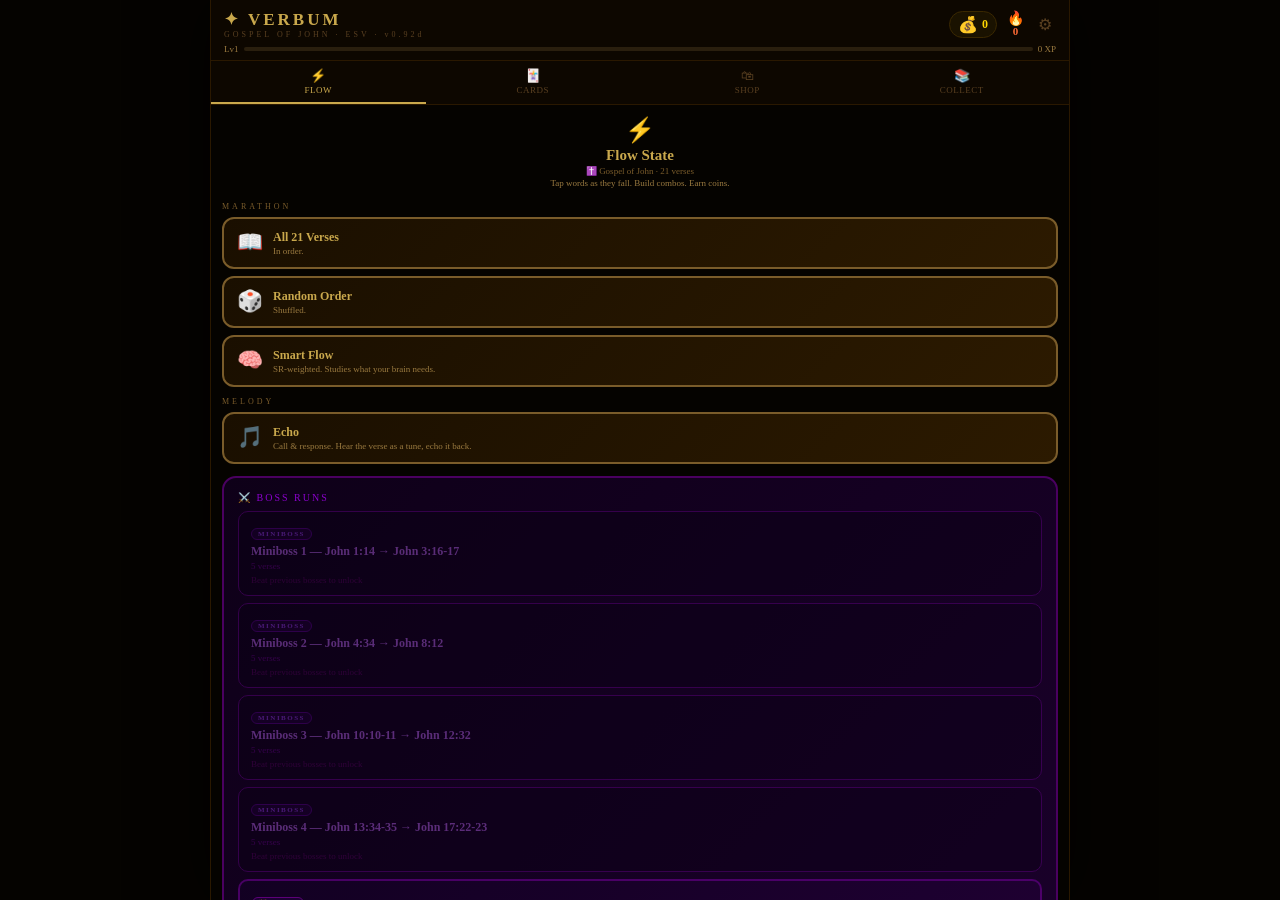
<file: index.html>
<!DOCTYPE html>
<html lang="en">
<head>
<meta charset="UTF-8">
<meta name="viewport" content="width=device-width,initial-scale=1,maximum-scale=1,user-scalable=no">
<title>Verbum</title>
<link rel="stylesheet" href="src/style.css">
</head>
<body>
<div id="burst"></div>
<div id="combo-badge"></div>

<!-- GACHA REVEAL OVERLAY -->
<div id="gacha-flash"></div>
<div id="gacha-particles"></div>
<div id="gacha-overlay">
  <div class="gacha-scene" id="gacha-scene">
    <div class="gacha-card-inner" id="gacha-card-inner">
      <div class="gacha-face gacha-back" id="gacha-back-face">
        <div class="gacha-back-pattern">&#x2726;</div>
        <div class="gacha-swipe-hint">swipe to reveal &rarr;</div>
      </div>
      <div class="gacha-face gacha-front" id="gacha-card">
        <div class="gacha-glow" id="gc-glow"></div>
        <div class="gacha-icon" id="gc-icon">&#x2728;</div>
        <div class="gacha-rarity" id="gc-rarity" style="color:#C9A84C">RARE</div>
        <div class="gacha-name" id="gc-name">&mdash;</div>
        <div class="gacha-desc" id="gc-desc">&mdash;</div>
        <div class="gacha-dup" id="gc-dup" style="display:none">+12 dust (duplicate)</div>
      </div>
    </div>
  </div>
  <button class="btn" id="gacha-dismiss-btn" onclick="gachaDismiss()">Awesome!</button>
</div>

<!-- RESULT OVERLAY -->
<div id="result-overlay">
  <div id="ro-emoji"></div>
  <h2 id="ro-title"></h2>
  <p id="ro-sub"></p>
  <div id="ro-card" class="card" style="display:none"></div>
  <button class="btn" id="ro-next" onclick="roNext()"></button>
  <button class="btn btn-ghost mt8" onclick="roHome()">Return Home</button>
</div>

<!-- SETTINGS PANEL -->
<div id="settings-panel">
  <div id="settings-inner">
    <div id="settings-hdr">
      <div id="settings-title">&#x2699; SETTINGS</div>
      <button id="settings-close" onclick="closeSettings()">&#x2715;</button>
    </div>
    <div class="sett-section">
      <div class="sett-label">SOUND &amp; FEEL</div>
      <div class="sett-row">
        <div><div class="sett-row-label">Volume</div></div>
        <div class="sett-slider"><input type="range" min="0" max="1" step="0.05" id="s-vol" oninput="updateS('vol',this.value,'s-vol-val','')"><span class="sett-slider-val" id="s-vol-val">0.7</span></div>
      </div>
      <div class="sett-row">
        <div><div class="sett-row-label">Haptics</div></div>
        <div class="sett-pills"><div class="spill on" id="hap-on" onclick="setHaptic(true)">On</div><div class="spill" id="hap-off" onclick="setHaptic(false)">Off</div></div>
      </div>
    </div>
    <div class="sett-section">
      <div class="sett-label">FLOW</div>
      <div class="sett-row">
        <div><div class="sett-row-label">Columns</div><div class="sett-row-sub">number of piano lanes</div></div>
        <div class="sett-pills" id="cols-pills">
          <div class="spill" data-cols="2" onclick="setCols(2,this)">2</div>
          <div class="spill on" data-cols="3" onclick="setCols(3,this)">3</div>
          <div class="spill" data-cols="4" onclick="setCols(4,this)">4</div>
        </div>
      </div>
      <div class="sett-row">
        <div><div class="sett-row-label">Countdown</div><div class="sett-row-sub">3-2-1 before each verse</div></div>
        <div class="sett-pills"><div class="spill" id="cd-on" onclick="setCountdown(true)">On</div><div class="spill" id="cd-off" onclick="setCountdown(false)">Off</div></div>
      </div>
      <div class="sett-row">
        <div><div class="sett-row-label">New cards/day (Cards tab)</div><div class="sett-row-sub">0 = no limit</div></div>
        <div class="sett-slider"><input type="range" min="0" max="50" step="1" id="s-srnew" oninput="updateS('srNewPerDay',this.value,'s-srnew-val','')"><span class="sett-slider-val" id="s-srnew-val">6</span></div>
      </div>
    </div>
    <div class="sett-section">
      <div style="font-size:9px;color:#5A4020;margin-bottom:4px">Instruments &amp; skins are managed in the <span style="color:#C9A84C;cursor:pointer" onclick="closeSettings();switchTab('shop')">Shop &rarr; Sounds / Skins</span> tabs.</div>
    </div>
    <div class="sett-section">
      <div class="sett-label">SAVE DATA</div>
      <button class="dev-btn" style="border-color:#C9A84C;color:#C9A84C;background:#1A1200" onclick="exportSave()">&#x1f4e5; Export Save File</button>
      <button class="dev-btn" style="margin-top:6px;border-color:#C9A84C;color:#C9A84C;background:#1A1200" onclick="document.getElementById('import-file').click()">&#x1f4e4; Import Save File</button>
      <input type="file" id="import-file" accept=".json" style="display:none" onchange="importSave(event)">
    </div>
    <div class="sett-section">
      <div class="sett-label">DEVELOPER MODE</div>
      <div class="sett-row">
        <div><div class="sett-row-label">Dev Mode</div><div class="sett-row-sub">game sliders, tap zone, skin preview</div></div>
        <div id="dev-password-wrap">
          <input type="password" id="dev-password-input" placeholder="enter developer password" onkeydown="if(event.key==='Enter')checkDevPassword(this.value)">
          <div id="dev-password-hint"></div>
        </div>
      </div>
      <div id="dev-tools" style="display:none;margin-top:8px">
        <div class="sett-label">GAME SLIDERS</div>
        <div class="sett-row"><div><div class="sett-row-label">Fall speed</div><div class="sett-row-sub">px/sec</div></div><div class="sett-slider"><input type="range" min="40" max="300" step="10" id="s-speed" oninput="updateS('fallSpeed',this.value,'s-speed-val','px/s')"><span class="sett-slider-val" id="s-speed-val">90px/s</span></div></div>
        <div class="sett-row"><div><div class="sett-row-label">Word spacing</div><div class="sett-row-sub">gap between tiles</div></div><div class="sett-slider"><input type="range" min="0" max="40" step="2" id="s-spacing" oninput="updateS('tileSpacing',this.value,'s-spacing-val','px')"><span class="sett-slider-val" id="s-spacing-val">4px</span></div></div>
        <div class="sett-row"><div><div class="sett-row-label">Hit zone</div><div class="sett-row-sub">% from top</div></div><div class="sett-slider"><input type="range" min="0.4" max="0.95" step="0.05" id="s-hitzone" oninput="updateSF('hitZoneFrac',this.value,'s-hitzone-val','')"><span class="sett-slider-val" id="s-hitzone-val">72%</span></div></div>
        <div class="sett-row"><div><div class="sett-row-label">Lead-in</div><div class="sett-row-sub">tiles start above screen</div></div><div class="sett-slider"><input type="range" min="0.5" max="3.0" step="0.1" id="s-leadin" oninput="updateSF('startOffsetFrac',this.value,'s-leadin-val','&times;')"><span class="sett-slider-val" id="s-leadin-val">1.0&times;</span></div></div>
        <div class="sett-row"><div><div class="sett-row-label">Screen tiles</div></div><div class="sett-slider"><input type="range" min="4.0" max="12.0" step="0.5" id="s-screentiles" oninput="updateSF('screenTileUnits',this.value,'s-screentiles-val',' tiles')"><span class="sett-slider-val" id="s-screentiles-val">7.0 tiles</span></div></div>
        <div class="sett-row"><div><div class="sett-row-label">Bottom wobble</div></div><div class="sett-pills"><div class="spill" id="bw-on" onclick="setBottomWobble(true)">On</div><div class="spill" id="bw-off" onclick="setBottomWobble(false)">Off</div></div></div>
        <div class="sett-row" id="bw-row"><div><div class="sett-row-label">Wobble time</div></div><div class="sett-slider"><input type="range" min="200" max="1800" step="50" id="s-wobble" oninput="updateS('bottomWobbleMs',this.value,'s-wobble-val','ms')"><span class="sett-slider-val" id="s-wobble-val">650ms</span></div></div>
        <div class="sett-row"><div><div class="sett-row-label">Key shift / N taps</div></div><div class="sett-slider"><input type="range" min="3" max="20" step="1" id="s-keychange" oninput="updateS('keyChangeStreak',this.value,'s-keychange-val',' taps')"><span class="sett-slider-val" id="s-keychange-val">6 taps</span></div></div>
        <div class="sett-label" style="margin-top:10px">HAPTIC TEST</div>
        <div style="display:flex;gap:5px;flex-wrap:wrap;margin-bottom:8px">
          <button class="dev-btn" style="flex:1;margin-top:0;font-size:10px" onclick="hapTap();devLog('hapTap fired')">Tap</button>
          <button class="dev-btn" style="flex:1;margin-top:0;font-size:10px;border-color:#A8E063;color:#A8E063" onclick="hapCorrect();devLog('hapCorrect fired')">Correct</button>
          <button class="dev-btn" style="flex:1;margin-top:0;font-size:10px;border-color:#FF5252;color:#FF5252" onclick="hapWrong();devLog('hapWrong fired')">Wrong</button>
          <button class="dev-btn" style="flex:1;margin-top:0;font-size:10px;border-color:#56CCF2;color:#56CCF2" onclick="hapComplete();devLog('hapComplete fired')">Complete</button>
        </div>
        <div class="sett-label" style="margin-top:10px">ECONOMY</div>
        <button class="dev-btn" onclick="devUnlock()">&#x1f513; Unlock All Base Items</button>
        <button class="dev-btn" style="margin-top:6px;border-color:#56CCF2;color:#56CCF2;background:#001A2A" onclick="devAddCoins()">&#x1f4b0; +9999 Coins / Dust / Shards / Lumens</button>
        <button class="dev-btn" style="margin-top:6px;border-color:#A8E063;color:#A8E063;background:#002200" onclick="devLevelUp()">&#x2b06; Force Level Up</button>
        <div class="sett-label" style="margin-top:10px">MASTERY TESTING</div>
        <div style="display:flex;gap:5px;flex-wrap:wrap;margin-bottom:6px">
          <button class="dev-btn" style="flex:1;margin-top:0;border-color:#A8E063;color:#A8E063" onclick="devSetAllMastery('learning')">All &rarr; Learning</button>
          <button class="dev-btn" style="flex:1;margin-top:0;border-color:#FFD700;color:#FFD700" onclick="devSetAllMastery('practicing')">All &rarr; Practicing</button>
          <button class="dev-btn" style="flex:1;margin-top:0;border-color:#56CCF2;color:#56CCF2" onclick="devSetAllMastery('mastered')">All &rarr; Mastered</button>
        </div>
        <button class="dev-btn" style="margin-top:0;border-color:#FF5252;color:#FF5252;background:#2A0000" onclick="devReset()">&#x26a0; Reset All Progress</button>
        <div class="sett-label" style="margin-top:10px">DEV LOG</div>
        <textarea id="dev-log" readonly style="width:100%;height:80px;background:#040200;border:1px solid #2A1800;border-radius:6px;color:#5A8020;font-size:9px;font-family:monospace;padding:5px;resize:none;box-sizing:border-box" placeholder="Dev log output..."></textarea>
        <div class="sett-label" style="margin-top:10px">SKIN PREVIEW</div>
        <div class="sett-pills" id="dev-skin-pills" style="margin-top:4px"></div>
      </div>
    </div>
  </div>
</div>

<!-- MASTERY TOAST -->
<div id="mastery-toast"><div id="mastery-toast-title"></div><div id="mastery-toast-sub"></div><div id="mastery-toast-rewards"></div></div>

<!-- MASTERY PROGRESS POPUP -->
<div id="mastery-popup"><div id="mastery-popup-inner">
  <div class="mpp-verse-ref" id="mpp-ref"></div>
  <div class="mpp-level-badge" id="mpp-badge">LEARNING</div>
  <div class="mpp-bar-wrap"><div class="mpp-bar-fill" id="mpp-bar"></div></div>
  <div class="mpp-bar-label" id="mpp-bar-label"></div>
  <div class="mpp-rewards" id="mpp-rewards"></div>
  <div class="mpp-boss-section" id="mpp-boss-section" style="display:none">
    <div class="mpp-boss-title">BOSS PROGRESS</div>
    <div id="mpp-boss-rows"></div>
  </div>
</div></div>

<!-- LEVEL-UP SCREEN (mid-XP animation) -->
<div id="levelup-screen">
  <div id="levelup-card">
    <div id="lv-title">YOU REACHED</div>
    <div id="lv-num">2</div>
    <div id="lv-sub">LEVEL</div>
    <div id="lv-rewards"></div>
  </div>
</div>

<div id="app">
  <div id="hdr">
    <div id="hdr-top">
      <div><div id="logo" onclick="switchTab('home')">&#x2726; VERBUM</div><div id="logo-sub">&mdash;</div></div>
      <div class="hdr-right">
        <div id="hdr-coins" onclick="switchTab('shop')">&#x1f4b0; <span id="hdr-coins-val">0</span></div>
        <div class="hdr-stat"><div class="hdr-stat-icon">&#x1f525;</div><div class="hdr-stat-val" id="hv-streak" style="color:#FF6B35">0</div></div>
        <button id="hdr-settings-btn" onclick="openSettings()">&#x2699;</button>
      </div>
    </div>
    <div id="xpbar"><span class="xplabel" id="xp-lv">Lv1</span><div id="xptrack"><div id="xpfill"></div></div><span class="xplabel" id="xp-num">0 XP</span></div>
  </div>
  <div id="tabs">
    <div class="tab active" onclick="switchTab('flow')" id="tab-flow"><span class="tab-icon">&#x26a1;</span>FLOW</div>
    <div class="tab" onclick="switchTab('sr')" id="tab-sr"><span class="tab-icon">&#x1f0cf;</span>CARDS</div>
    <div class="tab" onclick="switchTab('shop')" id="tab-shop"><span class="tab-icon">&#x1f6cd;</span>SHOP</div>
    <div class="tab" onclick="switchTab('collections')" id="tab-collections"><span class="tab-icon">&#x1f4da;</span>COLLECT</div>
  </div>
  <div id="screens">
    <div class="screen" id="home-screen"><div class="card"><div class="secLabel">TODAY'S VERSE</div><p class="verseText" id="home-preview"></p><div class="verseRef mt8" id="home-ref"></div></div><div class="stat-grid"><div class="stat-box"><div class="stat-box-icon">&#x1f4dc;</div><div class="stat-box-val" id="sb-m">0/21</div><div class="stat-box-lbl">Mastered</div></div><div class="stat-box"><div class="stat-box-icon">&#x2b50;</div><div class="stat-box-val" id="sb-xp">0</div><div class="stat-box-lbl">Total XP</div></div><div class="stat-box"><div class="stat-box-icon">&#x1f525;</div><div class="stat-box-val" id="sb-s">0</div><div class="stat-box-lbl">Streak</div></div><div class="stat-box"><div class="stat-box-icon">&#x1f4b0;</div><div class="stat-box-val" id="sb-coins">0</div><div class="stat-box-lbl">Coins</div></div></div><div class="secLabel">ALL VERSES</div><div class="vlist" id="vlist"></div></div>
    <div class="screen" id="lesson-screen"><div id="lesson-start"><div class="card"><div class="secLabel">CURRENT VERSE</div><p class="verseText" id="ls-preview"></p><div class="verseRef mt8" id="ls-ref"></div></div><p class="hint">Read &rarr; Fill &rarr; Arrange &rarr; Vanish &rarr; Reference</p><button class="btn" onclick="beginLesson()">Start Lesson &#x2726;</button><div class="secLabel" style="margin-top:11px">CHOOSE VERSE</div><div class="vlist" id="lesson-vlist"></div></div><div id="lesson-active" style="display:none"><div id="lesson-hdr"><button id="lback" onclick="endLesson()">&larr;</button><div class="pdots" id="pdots"></div><div id="lcount"></div></div><div id="lmode"></div><div id="lbody"></div></div></div>
    <div class="screen" id="sr-screen"><div class="sr-subtabs" id="sr-subtabs"></div><div id="sr-review-wrap"><div class="sr-stats-row"><div class="sr-stat-pill"><div class="sr-stat-pill-val" id="sr-due-count">0</div><div class="sr-stat-pill-lbl">DUE</div></div><div class="sr-stat-pill"><div class="sr-stat-pill-val" id="sr-new-count">0</div><div class="sr-stat-pill-lbl">NEW</div></div><div class="sr-stat-pill"><div class="sr-stat-pill-val" id="sr-reviewed">0</div><div class="sr-stat-pill-lbl">DONE</div></div><div class="sr-stat-pill"><div class="sr-stat-pill-val" id="sr-mastered-count">0</div><div class="sr-stat-pill-lbl">MASTERED</div></div></div><div class="sr-new-line" id="sr-new-line" style="display:none"></div><div id="sr-practice-hint" style="display:none;font-size:9px;color:#9A7A3F;text-align:center;padding:3px 0 5px;font-style:italic"></div><div class="sr-mode-picker" id="sr-mode-picker"></div><div id="sr-card-area"><div style="display:flex;justify-content:space-between;margin-bottom:7px"><span style="font-size:9px;color:#7A5C2A" id="sr-queue-label">Loading&hellip;</span><span style="font-size:9px;color:#C9A84C" id="sr-streak-label"></span></div><div class="fc-wrap" onclick="flipCard()" id="fc-wrap"><div class="fc" id="fc"><div class="fc-front"><div class="fc-label" id="fc-front-label">REFERENCE</div><div class="fc-body" id="fc-front-body"><div class="fc-ref">&mdash;</div></div><div class="fc-tap">tap to reveal &darr;</div></div><div class="fc-back"><div class="fc-label">ANSWER</div><div class="fc-body" id="fc-back-body"><div class="fc-text">&mdash;</div></div></div></div></div><p class="hint" id="sr-flip-hint">Tap card to reveal &mdash; rate yourself</p><div class="sr-btns" id="sr-btns" style="display:none"><button class="sr-btn sr-again" onclick="rateCard(0)">Again<span class="sr-btn-sub">&lt;1m</span></button><button class="sr-btn sr-hard" onclick="rateCard(1)">Hard<span class="sr-btn-sub">6m</span></button><button class="sr-btn sr-good" onclick="rateCard(2)">Good<span class="sr-btn-sub" id="sr-good-int">1d</span></button><button class="sr-btn sr-easy" onclick="rateCard(3)">Easy<span class="sr-btn-sub" id="sr-easy-int">4d</span></button></div></div><div id="sr-done" style="display:none;text-align:center;padding:26px 12px"><div style="font-size:40px;margin-bottom:9px">&#x1f389;</div><div style="font-size:16px;color:#C9A84C;margin-bottom:5px">All caught up!</div><div style="font-size:10px;color:#9A7A3F" id="sr-done-sub"></div><button class="btn mt8" onclick="srRestart()" style="margin-top:13px">Study Anyway</button></div></div><div id="sr-cram-wrap" style="display:none"></div><div id="sr-browse-wrap" style="display:none"></div><div id="sr-vanish-wrap" style="display:none"></div></div>
    <div class="screen active" id="flow-screen"><div id="flow-inner"><div id="flow-menu"><div style="text-align:center;margin-bottom:11px"><div style="font-size:24px;margin-bottom:3px">&#x26a1;</div><div style="font-size:15px;color:#C9A84C;font-weight:700;margin-bottom:2px">Flow State</div><div id="flow-collection-label" style="font-size:9px;color:#7A5C2A;margin-bottom:1px"></div><div style="font-size:9px;color:#9A7A3F;line-height:1.5">Tap words as they fall. Build combos. Earn coins.</div></div><div id="daily-review-banner"><div id="drb-icon">&#x1f4c5;</div><div id="drb-text"><div id="drb-title">Daily Review Ready</div><div id="drb-sub">verses due for review</div></div><div id="drb-arrow">&rarr;</div></div><div class="secLabel">MARATHON</div><div class="mode-card" onclick="startFlow('sequential')"><div class="mode-card-icon">&#x1f4d6;</div><div><div class="mode-card-title" id="flow-all-title">All 21 Verses</div><div class="mode-card-desc">In order.</div></div></div><div class="mode-card" onclick="startFlow('random')"><div class="mode-card-icon">&#x1f3b2;</div><div><div class="mode-card-title">Random Order</div><div class="mode-card-desc">Shuffled.</div></div></div><div class="mode-card" onclick="startFlow('smart')"><div class="mode-card-icon">&#x1f9e0;</div><div><div class="mode-card-title">Smart Flow</div><div class="mode-card-desc">SR-weighted. Studies what your brain needs.</div></div></div><div class="secLabel" style="margin-top:10px">MELODY</div><div class="mode-card" onclick="startEcho()"><div class="mode-card-icon">&#x1f3b5;</div><div><div class="mode-card-title">Echo</div><div class="mode-card-desc">Call &amp; response. Hear the verse as a tune, echo it back.</div></div></div><div id="boss-section-wrap"></div><div id="rush-card-wrap"></div><div class="secLabel" style="margin-top:10px">SINGLE VERSE</div><div class="vlist" id="flow-vlist"></div></div><div id="flow-game"><div id="fg-bar"><button id="fg-back" onclick="endFlow()">&larr;</button><div id="fg-progbar"><div id="fg-progfill"></div></div><div id="fg-combo">&times;1</div><div id="fg-hearts">&#x2764;&#xfe0f;<span id="fh-val">5</span></div></div><div id="fg-info"><div id="fg-ref">&mdash;</div><div id="fg-pts">0 words</div></div><div id="fg-built"></div><div id="fg-piano"><div id="bt-bar-wrap"><div id="bt-bar"></div></div><div id="bt-label"></div><div id="combo-mult"><span id="combo-mult-val">&times;1</span><span id="combo-mult-label">COMBO</span></div><div id="fg-streak"></div><div id="keychange-flash"></div><div id="countdown-overlay"><div id="countdown-num"></div><div id="countdown-ref"></div></div><div id="kb-hint"></div><div id="galaga-shot-layer"></div><div id="galaga-ship"></div></div><div id="fg-devzone" style="display:none;flex-shrink:0;padding:4px 5px;gap:4px;background:#0A0600;border-top:1px solid #1A1200"></div><div id="xp-result"><div id="xpr-grade">&#x1f31f;</div><div id="xpr-title">Perfect!</div><div id="xpr-sub">VERSE COMPLETE</div><div id="xpr-bar-wrap"><div id="xpr-bar-track"><div id="xpr-bar-fill"></div></div><div id="xpr-bar-labels"><span id="xpr-lv-before">Lv1</span><span id="xpr-lv-after">Lv1</span></div></div><div id="xpr-gains"><div class="xpr-gain"><div class="xpr-gain-val" id="xpr-xp">+0 XP</div><div class="xpr-gain-lbl">EXPERIENCE</div></div><div class="xpr-gain"><div class="xpr-gain-val" id="xpr-coins">+0 &#x1f4b0;</div><div class="xpr-gain-lbl">COINS</div></div><div class="xpr-gain"><div class="xpr-gain-val" id="xpr-lumen" style="color:#A8D8FF;display:none">+1 &#x1f506;</div><div class="xpr-gain-lbl" id="xpr-lumen-lbl" style="display:none">LUMEN</div></div></div><button class="btn" id="xpr-continue" onclick="xprDismiss()">Continue &rarr;</button></div><div id="fg-done"><div id="fgd-icon">&#x1f30a;</div><div id="fgd-title">Verse Complete!</div><div id="fgd-sub"></div><div id="fgd-coins"></div><div id="fgd-lumen" style="font-size:12px;color:#A8D8FF;font-weight:700;margin-bottom:4px"></div><div id="fgd-verse"></div><button class="btn" id="fgd-redo" onclick="redoVerse()">&#x21ba; Redo</button><button class="btn" id="fgd-next" onclick="flowNextVerse()" style="margin-top:6px">Next &rarr;</button><button class="btn btn-ghost" onclick="endFlow()" style="margin-top:6px">Exit</button></div><div id="fg-fail" style="display:none;position:absolute;inset:0;background:rgba(6,3,0,0.92);flex-direction:column;align-items:center;justify-content:center;z-index:60;padding:16px;text-align:center"><div id="fg-fail-icon" style="font-size:48px;margin-bottom:8px">&#x1f494;</div><div id="fg-fail-title" style="font-size:17px;color:#FF8A80;margin-bottom:6px">Out of Hearts</div><div style="font-size:11px;color:#9A7A3F;margin-bottom:16px;line-height:1.5" id="fg-fail-verse"></div><button class="btn" onclick="retryVerse()" style="margin-bottom:8px">&#x267b; Retry (restore hearts)</button><button class="btn" id="fg-fail-next" onclick="failNext()" style="margin-bottom:8px">Skip to Next Verse &rarr;</button><button class="btn btn-ghost" onclick="endFlow()">Exit Flow</button></div></div><div id="echo-game" style="display:none"><div id="eg-bar"><button id="eg-back" onclick="exitEcho()">&larr;</button><div id="eg-progbar"><div id="eg-progfill"></div></div><div id="eg-seg"></div></div><div id="eg-ref">&mdash;</div><div id="eg-status">Listen&hellip;</div><div id="eg-stage"></div><div id="eg-bank"></div><div id="eg-done" style="display:none"></div></div><div id="rush-game" style="display:none"><div id="rush-bar-top"><button id="rush-back" onclick="exitRush()">&larr;</button><div id="rush-combo-track"><div id="rush-combo-fill"></div></div><div id="rush-tier">&times;1</div><div id="rush-score">0</div><div id="rush-time">0:00</div></div><div id="rush-ref">&mdash;</div><div id="rush-built"></div><div id="rush-options"></div><div id="rush-done" style="display:none"></div></div></div></div>
    <div class="screen" id="shop-screen"><div style="display:flex;justify-content:space-between;align-items:center;margin-bottom:9px"><div style="font-size:15px;color:#C9A84C;font-weight:700">&#x1f6cd; Shop</div><div style="font-size:11px;color:#FFD700;font-weight:700;text-align:right">&#x1f4b0; <span id="shop-coins-val">0</span> &nbsp;&#x1f4a8; <span id="dust-val">0</span><br><span style="color:#A8D8FF">&#x1f506; <span id="lumens-val">0</span> Lumens</span></div></div><div style="display:flex;gap:5px;margin-bottom:11px;flex-wrap:wrap" id="shop-page-pills"><div class="spill on" id="sp-packs" onclick="setShopPage('packs',this)">&#x1f381; Packs</div><div class="spill" id="sp-craft" onclick="setShopPage('craft',this)">&#x1f528; Craft</div><div class="spill" id="sp-skins" onclick="setShopPage('skins',this)">&#x1f3a8; Skins</div><div class="spill" id="sp-sounds" onclick="setShopPage('sounds',this)">&#x1f3b5; Sounds</div><div class="spill" id="sp-study" onclick="setShopPage('study',this)">&#x1f4da; Study</div><div class="spill" id="sp-inventory" onclick="setShopPage('inventory',this)">&#x1f392; Owned</div></div><div id="shop-page-packs"><div class="secLabel">MYSTERY PACKS</div><div class="pack-grid" id="pack-grid"></div><div class="secLabel" style="margin-top:10px">LUMEN EXCHANGE</div><div style="font-size:10px;color:#6A5030;margin-bottom:8px">&#x1f506; Lumens drop rarely from any pack. Redeem for themed or prestige tokens.</div><div class="vlist" id="lumen-exchange-list"></div></div><div id="shop-page-craft" style="display:none"><div class="secLabel">CRAFT WITH DUST</div><div style="font-size:11px;color:#9A7A3F;margin-bottom:6px">Common/Uncommon/Rare items cost dust. Legendaries require a <span style="color:#FFD700">Shard of Light</span> plus dust.</div><div class="vlist" id="craft-list"></div><div class="secLabel" style="margin-top:10px">SHARDS OF LIGHT</div><div style="font-size:11px;color:#9A7A3F;margin-bottom:6px">&#x2728; <span id="shard-val">0</span> shards</div></div><div id="shop-page-skins" style="display:none"><div class="secLabel">SKINS &mdash; OWNED</div><div style="font-size:10px;color:#6A5030;margin-bottom:8px">Tap to equip / unequip.</div><div class="inventory-grid" id="inv-grid-skins"></div><div class="secLabel" style="margin-top:10px">NOT YET OWNED</div><div class="inventory-grid" id="inv-grid-skins-locked"></div></div><div id="shop-page-sounds" style="display:none"><div class="secLabel">INSTRUMENTS &mdash; OWNED</div><div class="inventory-grid" id="inv-grid-instruments"></div><div class="secLabel" style="margin-top:10px">SCALES &amp; PATTERNS &mdash; OWNED</div><div class="inventory-grid" id="inv-grid-scales"></div><div class="secLabel" style="margin-top:10px">NOT YET OWNED</div><div class="inventory-grid" id="inv-grid-sounds-locked"></div></div><div id="shop-page-study" style="display:none"><div class="secLabel">COMMENTARY &mdash; OWNED</div><div style="font-size:10px;color:#6A5030;margin-bottom:8px">Tap any card to read again.</div><div class="inventory-grid" id="inv-grid-commentary"></div></div><div id="shop-page-inventory" style="display:none"><div class="secLabel">ALL OWNED ITEMS</div><div class="inventory-grid" id="inventory-grid"></div></div></div>
    <div class="screen" id="collections-screen"><div style="text-align:center;margin-bottom:14px"><div style="font-size:11px;color:#9A7A3F;letter-spacing:2px">VERSE COLLECTIONS</div><div style="font-size:10px;color:#5A4020;margin-top:3px">Tap a collection to study it</div></div><div id="collections-list"></div></div>
  </div>
  <div id="levelup-overlay" style="position:fixed;inset:0;z-index:600;pointer-events:none;display:none;flex-direction:column;align-items:center;justify-content:center;background:rgba(0,0,0,0.0);animation:fadeUp 0.3s ease"><div style="background:linear-gradient(135deg,#1A0F00,#2C1A00);border:3px solid #FFD700;border-radius:18px;padding:24px 32px;text-align:center;animation:luPop 0.5s cubic-bezier(.17,.67,.3,1.3)"><div style="font-size:36px;margin-bottom:6px">&#x1f31f;</div><div style="font-size:11px;color:#9A7A3F;letter-spacing:3px;margin-bottom:4px">YOU REACHED</div><div id="lu-level" style="font-size:28px;font-weight:700;color:#FFD700;margin-bottom:8px">Level 2</div><div id="lu-coins" style="font-size:16px;color:#C9A84C;margin-bottom:4px">+50 &#x1f4b0;</div><div id="lu-shard" style="font-size:13px;color:#A8E063;display:none">+1 &#x2728; Shard of Light!</div></div></div>
</div>

<!-- JS in dependency order (no build tools, plain script tags) -->
<script src="src/data/verses.js"></script>
<script src="src/data/packs.js"></script>
<script src="src/data/levels.js"></script>
<script src="src/data/themes.js"></script>
<script src="src/audio.js"></script>
<script src="src/state.js"></script>
<script src="src/persistence.js"></script>
<script src="src/sr-engine.js"></script>
<script src="src/combo.js"></script>
<script src="src/xp.js"></script>
<script src="src/shop.js"></script>
<script src="src/render/screens.js"></script>
<script src="src/render/vanish.js"></script>
<script src="src/render/sr-render.js"></script>
<script src="src/render/cram.js"></script>
<script src="src/piano.js"></script>
<script src="src/echo.js"></script>
<script src="src/rush.js"></script>
<script src="src/settings.js"></script>
<script src="src/main.js"></script>
</body>
</html>
</file>
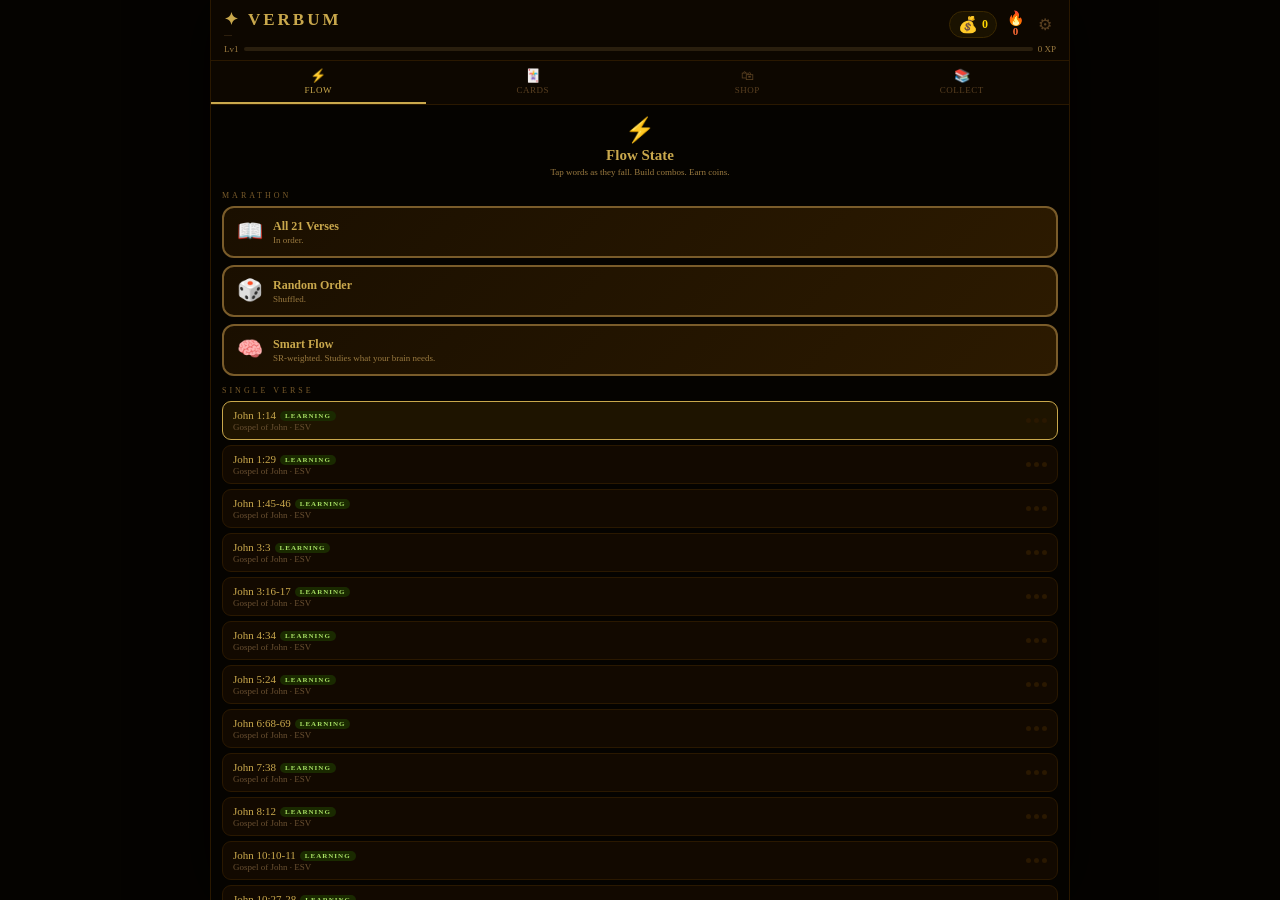
<file: archive/verbum_v092_2.html>
<!DOCTYPE html>
<html lang="en">
<head>
<meta charset="UTF-8">
<meta name="viewport" content="width=device-width,initial-scale=1,maximum-scale=1,user-scalable=no">
<title>Verbum</title>
<style>
*{box-sizing:border-box;margin:0;padding:0;-webkit-tap-highlight-color:transparent;user-select:none;-webkit-user-select:none}
html,body{height:100%;overflow:hidden;background:#0A0600}
body{color:#F5E6C8;font-family:Georgia,serif}
#app{max-width:480px;margin:0 auto;height:100%;display:flex;flex-direction:column;position:relative}
/* ── Desktop layout ── */
@media(min-width:600px){
  html,body{background:#050300}
  #app{
    max-width:780px;
    box-shadow:0 0 60px rgba(0,0,0,0.8);
    border-left:1px solid #2A1800;
    border-right:1px solid #2A1800;
  }
  /* wider piano on desktop — tiles have more room */
  #fg-piano{padding:4px 6px 6px;gap:5px}
  .ptile{left:4px;right:4px;font-size:15px}
  .ptile.future{font-size:12px}
  /* always-visible keyboard legend strip */
  #kb-hint{font-size:9px;color:#3A2810;opacity:1 !important;bottom:6px}
  /* settings panel wider */
  #settings-inner{max-height:92vh}
  /* shop grid: 3 columns on desktop */
  .pack-grid{grid-template-columns:1fr 1fr 1fr !important}
  .inventory-grid{grid-template-columns:1fr 1fr 1fr 1fr !important}
}
@media(min-width:900px){
  #app{max-width:860px}
}

/* ─── HEADER ─── */
#hdr{padding:9px 13px 6px;border-bottom:1px solid #2A1800;flex-shrink:0;background:#0D0700}
#hdr-top{display:flex;justify-content:space-between;align-items:center;margin-bottom:5px}
#logo{font-size:17px;font-weight:700;color:#C9A84C;letter-spacing:3px;cursor:pointer}
#logo-sub{font-size:8px;color:#5A4020;letter-spacing:3px}
.hdr-right{display:flex;align-items:center;gap:10px}
.hdr-stat{text-align:center;line-height:1;cursor:default}
.hdr-stat-icon{font-size:14px}
.hdr-stat-val{font-size:11px;font-weight:700}
#hdr-coins{display:flex;align-items:center;gap:4px;cursor:pointer;padding:3px 8px;border-radius:99px;background:#1A1200;border:1px solid #3A2800}
#hdr-coins-val{font-size:12px;color:#FFD700;font-weight:700}
#hdr-settings-btn{background:none;border:none;color:#5A4020;font-size:16px;cursor:pointer;padding:2px 4px}
#xpbar{display:flex;align-items:center;gap:5px}
#xptrack{flex:1;height:4px;background:#2A1F0E;border-radius:99px;overflow:hidden}
#xpfill{height:100%;background:linear-gradient(90deg,#C9A84C,#FFD700);border-radius:99px;width:0%;transition:width 0.4s}
.xplabel{font-size:9px;color:#9A7A3F}

/* combo badge — coins flash */
#combo-badge{position:fixed;top:60px;left:50%;transform:translateX(-50%);z-index:500;pointer-events:none;
  font-size:22px;font-weight:700;color:#FFD700;text-shadow:0 0 12px rgba(255,215,0,0.8);
  opacity:0;transition:opacity 0.2s;text-align:center}
#combo-badge.show{opacity:1}

/* ── Combo multiplier overlay — big, punchy, non-blocking ── */
#combo-mult{
  position:absolute;
  /* positioned relative to fg-piano, bottom-right above kb-hint */
  bottom:28px;right:8px;
  z-index:20;pointer-events:none;
  font-family:Georgia,serif;font-weight:700;
  line-height:1;text-align:right;
  opacity:0;transform:scale(0.6);
  transition:opacity 0.15s, transform 0.15s;
}
#combo-mult.show{opacity:1;transform:scale(1);}
#combo-mult-val{
  font-size:40px;
  color:#FFD700;
  text-shadow:0 0 20px rgba(255,215,0,0.9), 0 0 40px rgba(255,140,0,0.5);
  display:block;
  transition:transform 0.08s cubic-bezier(.17,.67,.3,1.5), color 0.2s;
}
#combo-mult-label{font-size:8px;color:#FF9500;letter-spacing:2px;display:block;}
/* Punch animation: brief scale-up on each new combo hit */
@keyframes comboPunch{
  0%{transform:scale(1.6);}
  100%{transform:scale(1);}
}
#combo-mult-val.punch{animation:comboPunch 0.18s cubic-bezier(.17,.67,.3,1.5) forwards;}

/* ── Word arc trail ── */
.word-arc{
  position:fixed;
  pointer-events:none;
  z-index:600;
  font-family:Georgia,serif;
  font-weight:700;
  font-size:13px;
  color:#A8E063;
  text-shadow:0 0 8px rgba(168,224,99,0.8);
  white-space:nowrap;
  animation:wordArcFly var(--arc-dur,0.38s) cubic-bezier(.2,.8,.3,1) forwards;
}
@keyframes wordArcFly{
  0%  {opacity:1;transform:translate(0,0) scale(1.1);}
  60% {opacity:1;}
  100%{opacity:0;transform:translate(var(--arc-dx),var(--arc-dy)) scale(0.7);}
}

/* ── XP result animation screen (shown before fg-done buttons appear) ── */
#xp-result{
  position:absolute;inset:0;
  background:rgba(6,3,0,0.96);
  display:none;flex-direction:column;
  align-items:center;justify-content:center;
  z-index:55;padding:24px;text-align:center;
}
#xp-result.show{display:flex;}
#xpr-grade{font-size:56px;margin-bottom:8px;}
#xpr-title{font-size:20px;font-weight:700;color:#C9A84C;margin-bottom:4px;}
#xpr-sub{font-size:10px;color:#7A5C2A;letter-spacing:2px;margin-bottom:20px;}
/* XP bar fill animation */
#xpr-bar-wrap{width:100%;max-width:260px;margin-bottom:6px;}
#xpr-bar-track{height:8px;background:#1A1000;border-radius:99px;overflow:hidden;border:1px solid #3A2800;}
#xpr-bar-fill{height:100%;background:linear-gradient(90deg,#C9A84C,#FFD700);border-radius:99px;width:0%;transition:width 1.4s cubic-bezier(.4,0,.2,1);}
#xpr-bar-labels{display:flex;justify-content:space-between;margin-top:3px;}
#xpr-lv-before,#xpr-lv-after{font-size:9px;color:#5A4020;letter-spacing:1px;}
#xpr-lv-after{color:#C9A84C;}
#xpr-gains{display:flex;gap:16px;justify-content:center;margin-bottom:24px;margin-top:8px;}
.xpr-gain{text-align:center;}
.xpr-gain-val{font-size:18px;font-weight:700;color:#FFD700;}
.xpr-gain-lbl{font-size:8px;color:#5A4020;letter-spacing:1px;}
#xpr-continue{opacity:0;pointer-events:none;transition:opacity 0.4s;}
#xpr-continue.ready{opacity:1;pointer-events:auto;}

/* ── Level-up screen (shown mid-XP anim if level crossed) ── */
#levelup-screen{
  position:fixed;inset:0;z-index:650;
  display:none;flex-direction:column;
  align-items:center;justify-content:center;
  background:rgba(0,0,0,0.88);
  pointer-events:none;
}
#levelup-screen.show{display:flex;pointer-events:auto;}
@keyframes lvSlam{
  0%  {transform:scale(0.4) translateY(-40px);opacity:0;}
  55% {transform:scale(1.12) translateY(0);opacity:1;}
  75% {transform:scale(0.95);}
  100%{transform:scale(1);}
}
#levelup-card{
  background:linear-gradient(135deg,#150B00,#2C1800);
  border:3px solid #FFD700;
  border-radius:22px;padding:32px 40px;text-align:center;
  animation:lvSlam 0.5s cubic-bezier(.17,.67,.3,1.3) forwards;
  box-shadow:0 0 60px rgba(255,215,0,0.3);
}
#lv-num{font-size:52px;font-weight:700;color:#FFD700;display:block;
  text-shadow:0 0 30px rgba(255,215,0,0.7);}
#lv-title{font-size:10px;letter-spacing:4px;color:#9A7A3F;margin-bottom:4px;}
#lv-sub{font-size:11px;color:#7A5C2A;letter-spacing:3px;margin-bottom:12px;}
#lv-rewards{display:flex;gap:18px;justify-content:center;margin-top:8px;}
.lv-reward{font-size:14px;font-weight:700;color:#C9A84C;}

/* ─── TABS ─── */
#tabs{display:flex;border-bottom:1px solid #2A1800;flex-shrink:0;background:#0D0700}
.tab{flex:1;padding:7px 2px;text-align:center;font-size:9px;color:#5A4020;cursor:pointer;border-bottom:2px solid transparent;transition:all 0.15s;letter-spacing:0.5px}
.tab.active{color:#C9A84C;border-bottom-color:#C9A84C}
.tab-icon{font-size:13px;display:block;margin-bottom:1px}

/* ─── SCREENS ─── */
#screens{flex:1;overflow:hidden;position:relative;min-height:0}
.screen{position:absolute;inset:0;overflow-y:auto;padding:11px;display:none;animation:fadeUp 0.22s ease}
.screen.active{display:block}
@keyframes fadeUp{from{opacity:0;transform:translateY(8px)}to{opacity:1;transform:translateY(0)}}

/* ─── SHARED ─── */
.card{background:linear-gradient(135deg,#1A0F00,#2A1A00);border:2px solid #7A5C2A;border-radius:13px;padding:15px;box-shadow:0 0 18px rgba(201,168,76,0.07);margin-bottom:11px}
.btn{width:100%;padding:11px;border-radius:11px;border:2px solid #C9A84C;background:linear-gradient(135deg,#C9A84C,#E8B84C);color:#1A0F00;font-family:Georgia,serif;font-size:13px;font-weight:700;cursor:pointer;transition:all 0.1s;box-shadow:0 3px 12px #C9A84C22}
.btn:active{transform:scale(0.97)}
.btn:disabled{background:#180E00;border-color:#2A1800;color:#4A3820;box-shadow:none;cursor:not-allowed}
.btn-ghost{background:transparent;border-color:#6A4C1E;color:#9A7A3F;box-shadow:none}
.btn-purple{background:linear-gradient(135deg,#6B3FA0,#8B5FBF);border-color:#9B6FEF;color:#F5E6C8}
.mt8{margin-top:8px}
.hint{text-align:center;color:#7A6040;font-size:10px;margin-bottom:11px}
.secLabel{font-size:8px;color:#7A5C2A;letter-spacing:3px;margin-bottom:6px}
.verseRef{font-size:10px;color:#C9A84C;letter-spacing:2px}
.verseText{font-size:14px;line-height:1.75;color:#F5E6C8;font-style:italic}
.stat-grid{display:grid;grid-template-columns:1fr 1fr;gap:6px;margin-bottom:11px}
.stat-box{background:#140C00;border:1px solid #2A1800;border-radius:10px;padding:9px;text-align:center}
.stat-box-icon{font-size:15px;margin-bottom:2px}
.stat-box-val{font-size:15px;color:#C9A84C;font-weight:700}
.stat-box-lbl{font-size:7px;color:#5A4020;letter-spacing:1px}
.vlist{display:flex;flex-direction:column;gap:5px;margin-bottom:11px}
.vitem{background:#120900;border:1px solid #2A1800;border-radius:9px;padding:7px 10px;cursor:pointer;display:flex;align-items:center;justify-content:space-between}
.vitem:active{background:#1E1200}
.vitem.cur{background:#1E1400;border-color:#C9A84C}
.vitem-ref{font-size:11px;color:#C9A84C}
.vitem-book{font-size:9px;color:#6A5030;margin-top:1px}
.dots{display:flex;gap:3px}
.dot{width:5px;height:5px;border-radius:50%;background:#2A1800}
.dot.on{background:#C9A84C}

/* ─── LESSON ─── */
#lesson-hdr{display:flex;justify-content:space-between;align-items:center;margin-bottom:9px}
#lback{background:none;border:none;color:#6A5030;font-size:17px;cursor:pointer;padding:3px 7px}
.pdots{display:flex;gap:4px}
.pdot{height:5px;border-radius:99px;transition:all 0.25s;background:#2A1800;width:5px}
.pdot.done{background:#C9A84C;width:17px}
.pdot.cur{background:#FFD700;width:17px}
#lcount{font-size:9px;color:#7A5C2A}
#lmode{text-align:center;font-size:9px;color:#7A5C2A;letter-spacing:2px;margin-bottom:11px}
.fill-line{line-height:2.6}
.fw{font-size:13px;color:#E8D5A0}
.fi{height:21px;border:none;border-bottom:2px solid #C9A84C;background:transparent;color:#F5E6C8;font-family:Georgia,serif;font-size:12px;text-align:center;outline:none;margin:0 2px;min-width:34px}
.fi.ok{border-color:#A8E063;color:#A8E063}
.fi.no{border-color:#FF5252;color:#FF8A80}
.tap-zone{min-height:52px;border:2px solid #7A5C2A;border-radius:10px;padding:6px;margin-bottom:6px;display:flex;flex-wrap:wrap;gap:4px;background:#1A0F00;align-content:flex-start}
.tp{color:#3A2810;font-size:10px;align-self:center}
.chip{border-radius:7px;padding:4px 8px;font-family:Georgia,serif;font-size:11px;cursor:pointer;border:2px solid}
.cs{background:#3A2500;border-color:#C9A84C;color:#C9A84C}
.cb{background:#2A1A00;border-color:#9A7A3F;color:#9A7A3F}
.wbank{display:flex;flex-wrap:wrap;gap:4px;margin-bottom:11px}
.copts{display:flex;flex-direction:column;gap:6px}
.copt{background:#1E1200;border:2px solid #6A4C1E;border-radius:10px;padding:9px 12px;color:#E8D5A0;font-family:Georgia,serif;font-size:12px;text-align:left;cursor:pointer;transition:all 0.15s;width:100%}
.copt.ok{background:#1A3A00;border-color:#A8E063;color:#A8E063}
.copt.no{background:#3A0000;border-color:#FF5252;color:#FF8A80}
.copt.dim{background:#1A0F00;border-color:#3A2800}

/* ─── SR ─── */
.sr-stats-row{display:flex;gap:5px;margin-bottom:9px}
.sr-stat-pill{flex:1;background:#140C00;border:1px solid #2A1800;border-radius:9px;padding:6px;text-align:center}
.sr-stat-pill-val{font-size:13px;color:#C9A84C;font-weight:700}
.sr-stat-pill-lbl{font-size:7px;color:#5A4020;letter-spacing:1px}
.fc-wrap{perspective:1000px;height:175px;margin-bottom:11px;cursor:pointer}
.fc{width:100%;height:100%;position:relative;transform-style:preserve-3d;transition:transform 0.38s ease;border-radius:13px}
.fc.flipped{transform:rotateY(180deg)}
.fc-front,.fc-back{position:absolute;inset:0;backface-visibility:hidden;-webkit-backface-visibility:hidden;border-radius:13px;display:flex;flex-direction:column;align-items:center;justify-content:center;padding:15px;border:2px solid #7A5C2A}
.fc-front{background:linear-gradient(135deg,#1A0F00,#2C1A00)}
.fc-back{background:linear-gradient(135deg,#0A0F00,#1A2A00);transform:rotateY(180deg);border-color:#4A7A2A}
.fc-label{font-size:7px;letter-spacing:3px;color:#5A4020;margin-bottom:8px}
.fc-ref{font-size:18px;color:#C9A84C;font-weight:700;text-align:center}
.fc-text{font-size:12px;color:#F5E6C8;font-style:italic;line-height:1.6;text-align:center}
.fc-tap{font-size:10px;color:#4A3820;margin-top:8px}
.sr-btns{display:grid;grid-template-columns:1fr 1fr 1fr 1fr;gap:5px;margin-bottom:9px}
.sr-btn{padding:8px 2px;border-radius:9px;border:2px solid;font-family:Georgia,serif;font-size:10px;font-weight:700;cursor:pointer;text-align:center}
.sr-again{background:#2A0000;border-color:#FF5252;color:#FF8A80}
.sr-hard{background:#2A1A00;border-color:#FF9500;color:#FFB347}
.sr-good{background:#002A00;border-color:#A8E063;color:#A8E063}
.sr-easy{background:#002A2A;border-color:#56CCF2;color:#56CCF2}
.sr-btn-sub{font-size:7px;display:block;margin-top:1px;opacity:0.7}

/* ─── SHOP ─── */
#shop-screen .pack-grid{display:grid;grid-template-columns:1fr 1fr;gap:9px;margin-bottom:14px}
.pack-card{background:linear-gradient(135deg,#1A0F00,#2A1A00);border:2px solid #5A3A10;border-radius:13px;padding:13px;text-align:center;cursor:pointer;transition:all 0.15s}
.pack-card:active{transform:scale(0.96);border-color:#C9A84C}
.pack-card-icon{font-size:32px;margin-bottom:6px}
.pack-card-name{font-size:12px;color:#C9A84C;font-weight:700;margin-bottom:3px}
.pack-card-desc{font-size:9px;color:#7A5C2A;line-height:1.4;margin-bottom:8px}
.pack-card-price{font-size:13px;color:#FFD700;font-weight:700}
.inventory-grid{display:grid;grid-template-columns:1fr 1fr 1fr;gap:7px;margin-bottom:11px}
.inv-item{background:#140C00;border:1.5px solid #3A2800;border-radius:10px;padding:9px 6px;text-align:center;cursor:pointer;transition:all 0.15s;position:relative}
.inv-item.equipped{border-color:#C9A84C;background:#1E1400}
.inv-item.dup{border-color:#666}
.inv-item-icon{font-size:22px;margin-bottom:4px}
.inv-item-name{font-size:9px;color:#D4B870;line-height:1.3}
.inv-item-dust{font-size:8px;color:#9A7A3F;margin-top:2px}
.dust-badge{position:absolute;top:4px;right:5px;font-size:8px;color:#A8E063;font-weight:700}

/* ══════════════════════════════════════════════
   GACHA REVEAL — Hearthstone-style pack opening
   ══════════════════════════════════════════════ */

/* Overlay backdrop — starts pitch black, transitions to dimmed */
#gacha-overlay{
  position:fixed;inset:0;z-index:400;
  display:none;flex-direction:column;align-items:center;justify-content:center;
  padding:20px;
  background:rgba(0,0,0,0);
  transition:background 0.3s ease;
}
#gacha-overlay.show{display:flex}
#gacha-overlay.show.gacha-ready{background:rgba(0,0,0,0.92);}

/* Flash layer — lives INSIDE #gacha-overlay to avoid bleeding onto page */
#gacha-flash{
  position:absolute;inset:0;z-index:10;pointer-events:none;
  opacity:0;background:radial-gradient(circle,#FFD700 0%,rgba(255,200,0,0.6) 60%,transparent 100%);
  border-radius:inherit;
  transition:opacity 0.08s ease;
}
#gacha-flash.pop{opacity:0.7;}
#gacha-flash.fade{opacity:0;transition:opacity 0.5s ease;}

/* Card scene wrapper — perspective for 3-D flip */
.gacha-scene{
  width:100%;max-width:300px;
  perspective:800px;
  position:relative;
}

/* Card container — flip axis */
.gacha-card-inner{
  width:100%;
  transform-style:preserve-3d;
  transition:transform 0.55s cubic-bezier(.4,0,.2,1);
  position:relative;
}
.gacha-card-inner.flipped{transform:rotateY(180deg);}

/* Card face shared styles */
.gacha-face{
  width:100%;
  border-radius:18px;
  padding:24px 20px;
  text-align:center;
  backface-visibility:hidden;
  -webkit-backface-visibility:hidden;
  position:relative;
  overflow:hidden;
}

/* Card back — face-down state */
.gacha-back{
  background:linear-gradient(135deg,#0A0600,#1A0F00);
  border:3px solid #3A2800;
  display:flex;align-items:center;justify-content:center;
  min-height:200px;
}
.gacha-back-pattern{
  font-size:64px;
  opacity:0.18;
  user-select:none;
}
/* Shimmer sweep across card back */
.gacha-back::after{
  content:'';
  position:absolute;inset:0;
  background:linear-gradient(105deg,transparent 40%,rgba(255,255,255,0.08) 50%,transparent 60%);
  animation:gachaBackShimmer 2.2s ease infinite;
}
@keyframes gachaBackShimmer{
  0%{transform:translateX(-100%)}
  100%{transform:translateX(200%)}
}

/* Card front — revealed content */
.gacha-front{
  background:linear-gradient(135deg,#1A0F00,#2C1A00);
  border:3px solid #C9A84C;
  transform:rotateY(180deg);
  position:absolute;top:0;left:0;right:0;
}

/* Rarity glow layer inside card front */
.gacha-glow{
  position:absolute;inset:0;border-radius:15px;
  opacity:0;pointer-events:none;
  transition:opacity 0.4s;
}
.gacha-front.revealed .gacha-glow{opacity:1;}

/* Entry: card slams in from above */
@keyframes gachaSlam{
  0%  {transform:translateY(-120px) scale(1.15);opacity:0;}
  60% {transform:translateY(6px) scale(0.97);opacity:1;}
  80% {transform:translateY(-3px) scale(1.01);}
  100%{transform:translateY(0) scale(1);}
}
.gacha-scene.entering{animation:gachaSlam 0.45s cubic-bezier(.2,.8,.3,1.1) both;}

/* Legendary: card shakes after reveal */
@keyframes gachaLegendaryShake{
  0%,100%{transform:rotateY(180deg) translate(0,0)}
  20%{transform:rotateY(180deg) translate(-3px,1px) rotate(-0.5deg)}
  40%{transform:rotateY(180deg) translate(3px,-1px) rotate(0.5deg)}
  60%{transform:rotateY(180deg) translate(-2px,1px)}
  80%{transform:rotateY(180deg) translate(2px,-1px)}
}
.gacha-card-inner.legendary-shake{animation:gachaLegendaryShake 0.4s ease 0.1s both;}

/* Particle burst container */
#gacha-particles{
  position:fixed;inset:0;pointer-events:none;z-index:401;
  display:none;
}
#gacha-particles.show{display:block;}
.gp{
  position:absolute;
  width:8px;height:8px;
  border-radius:50%;
  animation:gpFly 0.8s ease-out forwards;
}
@keyframes gpFly{
  0%  {opacity:1;transform:translate(0,0) scale(1);}
  100%{opacity:0;transform:translate(var(--gx),var(--gy)) scale(0.2);}
}

/* Card content typography */
.gacha-icon{font-size:56px;margin-bottom:10px;display:block;}
.gacha-rarity{font-size:9px;letter-spacing:3px;margin-bottom:6px;}
.gacha-name{font-size:19px;color:#C9A84C;font-weight:700;margin-bottom:4px;}
.gacha-desc{font-size:12px;color:#9A7A3F;line-height:1.5;margin-bottom:14px;}
.gacha-dup{font-size:11px;color:#A8E063;margin-top:-8px;margin-bottom:14px;}

/* Dismiss button — appears after delay */
#gacha-dismiss-btn{
  opacity:0;transform:translateY(8px);
  transition:opacity 0.3s ease, transform 0.3s ease;
  pointer-events:none;
  margin-top:16px;max-width:280px;
}
#gacha-dismiss-btn.ready{opacity:1;transform:translateY(0);pointer-events:auto;}

/* Manual flip: card responds to drag in real-time */
.gacha-card-inner{
  cursor:grab;
  will-change:transform;
}
.gacha-card-inner.dragging{
  cursor:grabbing;
  transition:none !important; /* disable CSS transition while dragging */
}
/* Swipe hint on card back */
.gacha-swipe-hint{
  position:absolute;bottom:16px;left:0;right:0;
  font-size:10px;color:rgba(201,168,76,0.5);
  letter-spacing:2px;text-align:center;
  pointer-events:none;
  animation:hintPulse 1.8s ease infinite;
}
@keyframes hintPulse{0%,100%{opacity:0.4}50%{opacity:0.9}}
/* Rarity glow on back face during drag — applied via JS inline style */
.gacha-back{transition:border-color 0.15s ease, box-shadow 0.15s ease;}
/* Flip-back for dismiss */
@keyframes gachaFlipBack{
  0%  {transform:rotateY(180deg)}
  100%{transform:rotateY(360deg)}
}
.gacha-card-inner.flip-back{
  animation:gachaFlipBack 0.4s cubic-bezier(.4,0,.2,1) forwards;
}

/* ─── SETTINGS ─── */
#settings-panel{position:fixed;inset:0;z-index:300;display:none;background:rgba(4,2,0,0.92);flex-direction:column;animation:fadeUp 0.18s ease}
#settings-panel.show{display:flex}
#settings-inner{margin-top:auto;background:linear-gradient(180deg,#1A0F00,#120900);border-top:2px solid #5A3A10;border-radius:18px 18px 0 0;padding:17px 15px 28px;max-height:85vh;overflow-y:auto}
#settings-hdr{display:flex;justify-content:space-between;align-items:center;margin-bottom:15px}
#settings-title{font-size:14px;color:#C9A84C;font-weight:700;letter-spacing:2px}
#settings-close{background:none;border:none;color:#9A7A3F;font-size:20px;cursor:pointer}
.sett-section{margin-bottom:15px}
.sett-label{font-size:8px;color:#7A5C2A;letter-spacing:3px;margin-bottom:8px}
.sett-row{display:flex;justify-content:space-between;align-items:center;margin-bottom:8px}
.sett-row-label{font-size:12px;color:#D4B870}
.sett-row-sub{font-size:9px;color:#6A5030;margin-top:1px}
.sett-slider{display:flex;align-items:center;gap:6px;width:160px}
.sett-slider input[type=range]{flex:1;-webkit-appearance:none;height:4px;background:#2A1800;border-radius:99px;outline:none;cursor:pointer}
.sett-slider input[type=range]::-webkit-slider-thumb{-webkit-appearance:none;width:16px;height:16px;border-radius:50%;background:#C9A84C;cursor:pointer;border:2px solid #E8B84C}
.sett-slider-val{font-size:10px;color:#C9A84C;min-width:30px;text-align:right}
.sett-pills{display:flex;gap:5px;flex-wrap:wrap}
.spill{padding:5px 10px;border-radius:99px;border:1.5px solid #3A2800;background:#140C00;color:#7A5C2A;font-family:Georgia,serif;font-size:10px;cursor:pointer;transition:all 0.12s}
.spill.on{border-color:#C9A84C;background:#2A1800;color:#C9A84C}
.dev-btn{width:100%;padding:10px;border-radius:10px;border:2px solid #FF6B35;background:#2A1000;color:#FF9500;font-family:Georgia,serif;font-size:12px;font-weight:700;cursor:pointer;margin-top:6px}

/* ─── FLOW SCREEN ─── */
#flow-screen{padding:0;overflow:hidden}
#flow-inner{height:100%;display:flex;flex-direction:column}
#flow-menu{overflow-y:auto;padding:11px;flex:1;display:block}
.mode-card{background:linear-gradient(135deg,#1A0F00,#2C1A00);border:2px solid #7A5C2A;border-radius:12px;padding:11px 13px;margin-bottom:7px;cursor:pointer;display:flex;align-items:center;gap:10px;transition:border-color 0.1s}
.mode-card:active{border-color:#C9A84C}
.mode-card-icon{font-size:21px;flex-shrink:0}
.mode-card-title{font-size:12px;color:#C9A84C;font-weight:700;margin-bottom:1px}
.mode-card-desc{font-size:9px;color:#9A7A3F}

/* ─── FLOW GAME ─── */
#flow-game{display:none;flex-direction:column;height:100%;min-height:0}
#fg-bar{display:flex;align-items:center;gap:6px;padding:6px 10px;border-bottom:1px solid #1A1000;flex-shrink:0;background:#0D0700}
#fg-back{background:none;border:none;color:#6A5030;font-size:16px;cursor:pointer;flex-shrink:0}
#fg-progbar{flex:1;height:4px;background:#2A1800;border-radius:99px;overflow:hidden}
#fg-progfill{height:100%;background:linear-gradient(90deg,#C9A84C,#FFD700);border-radius:99px;width:0%;transition:width 0.3s}
#fg-hearts{font-size:11px;color:#FF5252;font-weight:700;flex-shrink:0}
#fg-combo{font-size:11px;color:#FFD700;font-weight:700;flex-shrink:0;min-width:36px;text-align:center}
#fg-info{display:flex;justify-content:space-between;padding:3px 10px 2px;flex-shrink:0;background:#0D0700}
#fg-ref{font-size:9px;color:#C9A84C;letter-spacing:1px}
#fg-pts{font-size:9px;color:#5A4020}
#fg-built{flex-shrink:0;background:#0C0700;border-bottom:1px solid #1E1400;min-height:40px;max-height:64px;overflow-y:auto;padding:5px 8px;display:flex;flex-wrap:wrap;gap:2px;align-content:flex-start}
.bw{font-size:11px;color:#8A6A3F;line-height:1.7;white-space:pre}
.bw.lit{color:#FFD700;font-weight:700;animation:wlit 0.15s ease}
@keyframes wlit{0%{color:#fff}100%{color:#FFD700}}

/* ─── PIANO CANVAS AREA ─── */
#fg-piano{flex:1;display:flex;min-height:0;padding:3px 4px 4px;gap:3px;position:relative;overflow:hidden;background:#080400}
.piano-col{
  flex:1;position:relative;overflow:hidden;
  border-radius:8px;
  background:var(--col-bg,#0E0800);
  border:1px solid var(--col-border,#2A1800);
  cursor:pointer;
  -webkit-tap-highlight-color:transparent;
}
/* Rock Band drum pad glow on tap */
.piano-col.active-glow{
  background:var(--col-active-bg,#1E1200);
  border-color:var(--col-active-border,#C9A84C);
  box-shadow:0 0 18px var(--col-active-border,#C9A84C) inset;
}
.piano-col.correct-glow{
  border-color:var(--col-correct-border,#A8E063);
  box-shadow:0 0 20px var(--col-correct-border,#A8E063) inset;
  background:var(--col-correct-bg,#0A1E00);
}
.piano-col.wrong-glow{
  border-color:#FF5252;
  box-shadow:0 0 14px rgba(255,82,82,0.5) inset;
  background:#1E0000;
}
/* Falling tiles — positioned by JS using transform */
.ptile{
  position:absolute;left:3px;right:3px;
  border-radius:6px;
  display:flex;align-items:center;justify-content:center;
  font-family:Georgia,serif;
  text-align:center;line-height:1.2;word-break:break-word;padding:3px 4px;
  will-change:transform;
  pointer-events:none; /* column handles taps */
}
.ptile.future{color:#5A4020;background:#120A00;border:1px solid #2A1800;font-size:11px}
.ptile.upcoming{color:#9A7060;background:#1C1000;border:1px solid #3A2800;font-size:12px}
.ptile.hot{
  color:var(--tile-hot-color,#F5E6C8);font-size:14px;font-weight:700;
  background:var(--tile-hot-bg,linear-gradient(160deg,#2E1F00,#3D2900));
  border:2px solid var(--tile-hot-border,#C9A84C);
  box-shadow:0 0 10px var(--tile-hot-shadow,rgba(201,168,76,0.25));
}
.ptile.hit-flash{
  background:#1A4000;border-color:#A8E063;color:#A8E063;
  transition:opacity 0.1s;
}
/* ── Deadeye / Bullet-time ── */

/* Entry zoom-out then pop-back animation on fg-piano */
@keyframes deadeye-enter{
  0%  {transform:scale(1);filter:brightness(1)}
  25% {transform:scale(0.82);filter:brightness(0.4) saturate(0)}
  55% {transform:scale(1.06);filter:brightness(1.8) saturate(2)}
  75% {transform:scale(0.97);filter:brightness(1.1)}
  100%{transform:scale(1);filter:brightness(1)}
}
#fg-piano.bt-entering{animation:deadeye-enter 0.55s cubic-bezier(.17,.67,.3,1.2) forwards}
#fg-piano.bt-active{outline:2px solid #56CCF2;outline-offset:-2px}
#fg-piano.bt-active::after{
  content:'';position:absolute;inset:0;pointer-events:none;
  background:rgba(86,204,242,0.05);z-index:5;
}

/* Tiles tappable in Deadeye */
.bt-active .ptile{pointer-events:auto !important;cursor:pointer}

/* Queued tile: amber/gold — "this word is in the Deadeye sequence" */
.ptile.bt-queued{
  color:#1A0F00 !important;
  background:linear-gradient(160deg,#C9A84C,#E8C060) !important;
  border-color:#FFD700 !important;
  box-shadow:0 0 10px rgba(255,215,0,0.5) !important;
  font-weight:700;
}
/* Done tile in Deadeye: green flash (like hit-flash but stays visible briefly) */
.ptile.bt-done{
  background:#1A4000 !important;
  border-color:#A8E063 !important;
  color:#A8E063 !important;
}

/* Bullet-time bar */
#bt-bar-wrap{
  position:absolute;top:0;left:0;right:0;height:4px;z-index:30;
  pointer-events:none;display:none;
}
#bt-bar{
  height:100%;
  background:linear-gradient(90deg,#FFD700,#56CCF2);
  width:100%;transition:none;
}
#bt-label{
  position:absolute;top:6px;left:0;right:0;text-align:center;
  font-size:11px;font-weight:700;color:#FFD700;letter-spacing:3px;
  text-shadow:0 0 10px rgba(255,215,0,0.9);pointer-events:none;z-index:31;
  animation:btLabelPulse 0.6s ease infinite alternate;
}
@keyframes btLabelPulse{from{opacity:0.6;transform:scale(0.97)}to{opacity:1;transform:scale(1)}}
@keyframes tileWobble{0%,100%{transform:translateX(0) rotate(0deg)}25%{transform:translateX(-2px) rotate(-1.4deg)}75%{transform:translateX(2px) rotate(1.4deg)}}
@keyframes tileBreak{0%{opacity:1;transform:scale(1) rotate(0deg)}45%{opacity:1;transform:scale(1.05) rotate(-2deg)}100%{opacity:0;transform:scale(0.68) rotate(8deg)}}
.ptile.wobble{animation:tileWobble 0.12s linear infinite;transform-origin:center bottom}
.ptile.breaking{animation:tileBreak 0.22s ease forwards}

body.gh-skin #flow-screen,body.gh-skin #flow-game{background:#06070C}
body.gh-skin #fg-bar{background:linear-gradient(180deg,#171B2C,#080A11);border-bottom-color:#2D3557}
body.gh-skin #fg-back{color:#BFD2FF}
body.gh-skin #fg-info{background:#090B14}
body.gh-skin #fg-built{background:linear-gradient(180deg,#090A10,#05060A);border-bottom-color:#222A43}
body.gh-skin #fg-ref,body.gh-skin #fg-pts{color:#AFC7FF}
body.gh-skin #fg-combo{color:#FFFFFF;text-shadow:0 0 10px rgba(255,255,255,0.45)}
body.gh-skin #fg-piano{background:radial-gradient(circle at top,rgba(60,70,140,0.35),transparent 42%),linear-gradient(180deg,#0A0D17,#030407)}
body.gh-skin #fg-piano::before{content:'';position:absolute;inset:0;pointer-events:none;background:linear-gradient(180deg,rgba(255,255,255,0.06),transparent 16%,transparent 84%,rgba(255,255,255,0.06)),repeating-linear-gradient(90deg,rgba(255,255,255,0) 0 calc(25% - 1px),rgba(255,255,255,0.08) calc(25% - 1px) 25%);opacity:0.9}
body.gh-skin #fg-piano::after{content:'';position:absolute;left:0;right:0;bottom:18px;height:6px;pointer-events:none;background:linear-gradient(90deg,rgba(255,59,59,0.7),rgba(255,217,59,0.7),rgba(59,126,255,0.7),rgba(255,145,59,0.7));filter:blur(2px);opacity:0.82}
body.gh-skin .piano-col{background:linear-gradient(180deg,rgba(255,255,255,0.04),rgba(0,0,0,0.32));border-color:rgba(255,255,255,0.12);--lane-accent:#FF3B3B}
body.gh-skin .piano-col.lane-1{--lane-accent:#FFD93B}
body.gh-skin .piano-col.lane-2{--lane-accent:#3B9EFF}
body.gh-skin .piano-col.lane-3{--lane-accent:#FF913B}
body.gh-skin .piano-col::after{content:'';position:absolute;left:8px;right:8px;bottom:12px;height:4px;border-radius:999px;background:var(--lane-accent);box-shadow:0 0 14px var(--lane-accent);opacity:0.95;pointer-events:none}
body.gh-skin .piano-col.active-glow{background:rgba(255,255,255,0.08);border-color:var(--lane-accent);box-shadow:0 0 18px var(--lane-accent) inset}
body.gh-skin .piano-col.correct-glow{background:rgba(255,255,255,0.05);border-color:#FFFFFF;box-shadow:0 0 20px rgba(255,255,255,0.35) inset}
body.gh-skin .piano-col.wrong-glow{background:rgba(80,0,0,0.45)}
body.gh-skin .ptile.future{color:#59637D;background:rgba(18,20,30,0.88);border-color:rgba(255,255,255,0.08)}
body.gh-skin .ptile.upcoming{color:#C7D1F5;background:rgba(24,26,38,0.94);border-color:rgba(255,255,255,0.14)}
body.gh-skin .ptile.hot{color:#FFFFFF;background:linear-gradient(180deg,#1B1E29,#07080C);border-color:var(--lane-accent);box-shadow:0 0 16px var(--lane-accent);text-transform:uppercase;letter-spacing:0.4px}
body.gh-skin #fg-streak{color:#FFFFFF;text-shadow:0 0 12px rgba(255,145,59,0.8)}
body.gh-skin #keychange-flash{color:#FFFFFF;text-shadow:0 0 12px rgba(59,158,255,0.8)}
body.gh-skin #fgd-title{color:#FFFFFF}
body.gh-skin #fgd-verse{background:#0C0F1A;border-color:#2D3557;color:#E8EEFF}

body.katamari-skin #flow-screen,body.katamari-skin #flow-game{background:linear-gradient(180deg,#23053E,#0B1838)}
body.katamari-skin #fg-bar{background:linear-gradient(180deg,#4A0F65,#151B4A);border-bottom-color:#FF9FD7}
body.katamari-skin #fg-back{color:#FFF6A6}
body.katamari-skin #fg-info{background:#1A1450}
body.katamari-skin #fg-ref,body.katamari-skin #fg-pts{color:#CFFFB4}
body.katamari-skin #fg-combo{color:#FFF39A;text-shadow:0 0 10px rgba(255,255,154,0.55)}
body.katamari-skin #fg-piano{background:radial-gradient(circle at 18% 18%,rgba(255,255,255,0.12),transparent 18%),radial-gradient(circle at 82% 12%,rgba(255,216,74,0.18),transparent 16%),radial-gradient(circle at 72% 64%,rgba(255,123,194,0.12),transparent 18%),linear-gradient(180deg,#451067,#0A2156)}
body.katamari-skin #fg-piano::before{content:'';position:absolute;inset:0;pointer-events:none;background:radial-gradient(circle at 10% 30%,rgba(135,255,112,0.16) 0 10px,transparent 11px),radial-gradient(circle at 85% 44%,rgba(255,123,194,0.14) 0 9px,transparent 10px),radial-gradient(circle at 30% 78%,rgba(121,213,255,0.14) 0 8px,transparent 9px)}
body.katamari-skin .piano-col{background:linear-gradient(180deg,rgba(117,255,126,0.12),rgba(255,88,170,0.08));border-color:rgba(255,255,255,0.18)}
body.katamari-skin .piano-col.active-glow{background:rgba(255,255,255,0.12);border-color:#FFF39A;box-shadow:0 0 18px rgba(255,243,154,0.45) inset}
body.katamari-skin .piano-col.correct-glow{border-color:#A7FF92;box-shadow:0 0 18px rgba(167,255,146,0.52) inset;background:rgba(64,255,122,0.12)}
body.katamari-skin .piano-col.wrong-glow{background:rgba(255,70,120,0.18)}
body.katamari-skin .ptile.future{color:#D7FF8A;background:rgba(31,76,56,0.9);border-color:#56D87C}
body.katamari-skin .ptile.upcoming{color:#FFF6B8;background:rgba(104,33,131,0.88);border-color:#FF8ED1}
body.katamari-skin .ptile.hot{color:#16244F;background:linear-gradient(160deg,#63F07B,#FF7BC4,#FFE75E);border-color:#FFFFFF;box-shadow:0 0 18px rgba(255,255,255,0.42)}
body.katamari-skin #fg-streak{color:#FFF39A;text-shadow:0 0 14px rgba(255,243,154,0.8)}
body.katamari-skin #fgd-title{color:#FFF6B8}
body.katamari-skin #fgd-verse{background:#2C1454;border-color:#FF8ED1;color:#FFF6E6}

body.darksouls-skin #flow-screen,body.darksouls-skin #flow-game{background:#060504}
body.darksouls-skin #fg-bar{background:linear-gradient(180deg,#15100C,#070605);border-bottom-color:#3B291D}
body.darksouls-skin #fg-back{color:#C7B59B}
body.darksouls-skin #fg-info{background:#090706}
body.darksouls-skin #fg-ref,body.darksouls-skin #fg-pts{color:#9C8A73}
body.darksouls-skin #fg-combo{color:#D8C6AE;text-shadow:0 0 10px rgba(216,198,174,0.25)}
body.darksouls-skin #fg-piano{background:radial-gradient(circle at 50% 0%,rgba(185,96,42,0.12),transparent 22%),linear-gradient(180deg,#0E0B09,#020202)}
body.darksouls-skin #fg-piano::before{content:'';position:absolute;inset:0;pointer-events:none;background:linear-gradient(180deg,rgba(255,255,255,0.02),transparent 24%,transparent 76%,rgba(255,120,55,0.04))}
body.darksouls-skin .piano-col{background:linear-gradient(180deg,rgba(255,255,255,0.02),rgba(0,0,0,0.36));border-color:#3F3023}
body.darksouls-skin .piano-col.active-glow{background:rgba(255,160,90,0.06);border-color:#B87143;box-shadow:0 0 18px rgba(184,113,67,0.25) inset}
body.darksouls-skin .piano-col.correct-glow{border-color:#D5A16F;box-shadow:0 0 18px rgba(213,161,111,0.26) inset;background:rgba(255,210,140,0.05)}
body.darksouls-skin .piano-col.wrong-glow{background:rgba(82,20,12,0.34)}
body.darksouls-skin .ptile.future{color:#7F6A55;background:#100C08;border-color:#2C221A}
body.darksouls-skin .ptile.upcoming{color:#CBB79A;background:#1A130D;border-color:#584534}
body.darksouls-skin .ptile.hot{color:#F3E7D7;background:linear-gradient(160deg,#2E1B10,#140D09);border-color:#B36A3A;box-shadow:0 0 16px rgba(179,106,58,0.34)}
body.darksouls-skin #fgd-title{color:#E2D4C2}
body.darksouls-skin #fgd-verse{background:#110C08;border-color:#4C3727;color:#CDBCA7}
body.darksouls-skin #fg-fail{background:radial-gradient(circle at 50% 35%,rgba(132,28,22,0.18),transparent 26%),linear-gradient(180deg,rgba(0,0,0,0.97),rgba(10,0,0,0.94)) !important}
body.darksouls-skin #fg-fail-title{font-size:34px !important;letter-spacing:6px;color:#9C2B24 !important;text-transform:uppercase;text-shadow:0 0 18px rgba(156,43,36,0.45)}
body.darksouls-skin #fg-fail-verse{color:#8F7A67 !important}

body.galaga-skin #flow-screen,body.galaga-skin #flow-game{background:#02030A}
body.galaga-skin #fg-bar{background:linear-gradient(180deg,#0E1536,#04060F);border-bottom-color:#27479C}
body.galaga-skin #fg-back{color:#B9D9FF}
body.galaga-skin #fg-info{background:#06091A}
body.galaga-skin #fg-ref,body.galaga-skin #fg-pts{color:#A8C6FF}
body.galaga-skin #fg-combo{color:#FFFFFF;text-shadow:0 0 12px rgba(120,220,255,0.75)}
body.galaga-skin #fg-piano{background:radial-gradient(circle at 15% 22%,rgba(255,255,255,0.16) 0 1px,transparent 2px) 0 0/90px 90px,radial-gradient(circle at 72% 34%,rgba(255,255,255,0.12) 0 1px,transparent 2px) 0 0/110px 110px,linear-gradient(180deg,#09133D,#010208)}
body.galaga-skin #fg-piano::before{content:'';position:absolute;inset:0;pointer-events:none;background:linear-gradient(180deg,transparent 0,transparent 82%,rgba(70,170,255,0.06) 82%,rgba(70,170,255,0.18) 100%)}
body.galaga-skin .piano-col{background:linear-gradient(180deg,rgba(56,95,220,0.08),rgba(8,14,34,0.14));border-color:rgba(108,161,255,0.18)}
body.galaga-skin .piano-col.active-glow{background:rgba(255,255,255,0.08);border-color:#7CEBFF;box-shadow:0 0 18px rgba(124,235,255,0.4) inset}
body.galaga-skin .piano-col.correct-glow{border-color:#FFE54A;box-shadow:0 0 18px rgba(255,229,74,0.42) inset;background:rgba(255,229,74,0.06)}
body.galaga-skin .piano-col.wrong-glow{background:rgba(120,20,60,0.25)}
body.galaga-skin .ptile.future{color:#92AAFF;background:rgba(17,24,60,0.9);border-color:rgba(120,170,255,0.14);border-radius:12px}
body.galaga-skin .ptile.upcoming{color:#E0EAFF;background:linear-gradient(180deg,#202C63,#131A3A);border-color:#79C1FF;border-radius:12px}
body.galaga-skin .ptile.hot{color:#FFFFFF;background:linear-gradient(180deg,#4C72FF,#1C2F7A);border-color:#FF5FD1;box-shadow:0 0 16px rgba(255,95,209,0.42);border-radius:14px}
body.galaga-skin #fgd-title{color:#FFFFFF}
body.galaga-skin #fgd-verse{background:#0A1028;border-color:#2C4C9F;color:#DDE8FF}

#galaga-shot-layer{position:absolute;inset:0;pointer-events:none;display:none;z-index:12;overflow:hidden}
#galaga-ship{position:absolute;bottom:8px;left:50%;width:42px;height:24px;display:none;pointer-events:none;z-index:13;transform:translateX(-50%);transition:left 0.14s ease,filter 0.14s ease;filter:drop-shadow(0 0 8px rgba(124,235,255,0.7))}
#galaga-ship::before{content:'';position:absolute;inset:0;background:linear-gradient(180deg,#DFF9FF,#60B9FF 58%,#17377A 100%);clip-path:polygon(50% 0%,74% 18%,95% 58%,72% 82%,62% 100%,38% 100%,28% 82%,5% 58%,26% 18%)}
#galaga-ship::after{content:'';position:absolute;left:15px;right:15px;bottom:-4px;height:8px;background:linear-gradient(180deg,rgba(255,255,255,0.85),rgba(124,235,255,0));filter:blur(1px)}
body.galaga-skin #galaga-shot-layer,body.galaga-skin #galaga-ship{display:block}
.galaga-shot{position:absolute;top:0;width:4px;height:18px;border-radius:999px;background:linear-gradient(180deg,#FFFFFF,#7CEBFF);box-shadow:0 0 12px rgba(124,235,255,0.9);animation:galagaShot 0.22s linear forwards;transform-origin:center top}
@keyframes galagaShot{0%{opacity:1;transform:translateY(0) scaleY(1)}90%{opacity:1}100%{opacity:0;transform:translateY(var(--shot-travel,-220px)) scaleY(1.2)}}

/* Streak badge */
#fg-streak{position:absolute;bottom:8px;right:8px;font-size:10px;color:#FFD700;font-weight:700;opacity:0;transition:opacity 0.2s;pointer-events:none;z-index:10;text-shadow:0 0 6px rgba(255,215,0,0.6)}
#fg-streak.on{opacity:1}

/* Key-change flash */
#keychange-flash{position:absolute;top:3px;left:0;right:0;text-align:center;font-size:10px;font-weight:700;color:#FFD700;opacity:0;transition:opacity 0.15s;pointer-events:none;z-index:20;text-shadow:0 0 8px rgba(255,215,0,0.7)}
#keychange-flash.show{opacity:1}

/* Countdown overlay */
#countdown-overlay{position:absolute;inset:0;z-index:80;background:rgba(6,3,0,0.88);display:none;flex-direction:column;align-items:center;justify-content:center;pointer-events:none}
#countdown-overlay.show{display:flex}
#countdown-num{font-size:90px;font-weight:700;color:#C9A84C;text-shadow:0 0 30px rgba(201,168,76,0.8);animation:cdPop 0.88s ease forwards}
#countdown-ref{font-size:12px;color:#9A7A3F;margin-top:10px;letter-spacing:2px;text-align:center}
@keyframes cdPop{0%{transform:scale(1.7);opacity:0}35%{transform:scale(1.0);opacity:1}75%{opacity:1}100%{opacity:0;transform:scale(0.6)}}

/* Skin CSS variables (set by JS) */
:root{
  --col-bg:#0E0800;--col-border:#2A1800;
  --col-active-bg:#1E1200;--col-active-border:#C9A84C;
  --col-correct-bg:#0A1E00;--col-correct-border:#A8E063;
  --tile-hot-bg:linear-gradient(160deg,#2E1F00,#3D2900);
  --tile-hot-border:#C9A84C;--tile-hot-shadow:rgba(201,168,76,0.25);
  --tile-hot-color:#F5E6C8;
}

/* Verse done overlay */
#fg-done{display:none;position:absolute;inset:0;background:rgba(6,3,0,0.94);flex-direction:column;align-items:center;justify-content:center;z-index:50;padding:16px;text-align:center}
#fg-done.show{display:flex}
#fgd-icon{font-size:48px;margin-bottom:7px}
#fgd-title{font-size:17px;color:#C9A84C;margin-bottom:4px}
#fgd-sub{font-size:11px;color:#9A7A3F;margin-bottom:10px;line-height:1.4}
#fgd-coins{font-size:14px;color:#FFD700;font-weight:700;margin-bottom:10px}
#fgd-verse{font-style:italic;font-size:11px;color:#D4B870;line-height:1.6;margin-bottom:12px;padding:9px;background:#1A0F00;border:1px solid #3A2800;border-radius:8px;width:100%}

/* Result overlay */
#result-overlay{position:fixed;inset:0;background:rgba(0,0,0,0.87);z-index:200;display:none;flex-direction:column;align-items:center;justify-content:center;padding:18px;animation:fadeUp 0.22s ease}
#result-overlay.show{display:flex}
#ro-emoji{font-size:52px;margin-bottom:9px}
#ro-title{font-size:19px;color:#C9A84C;margin-bottom:5px;text-align:center}
#ro-sub{color:#9A7A3F;font-size:11px;margin-bottom:13px;text-align:center}
#ro-card{width:100%;max-width:400px;margin-bottom:13px}
#ro-next,#ro-home{width:100%;max-width:400px}

/* keyboard hint */
#kb-hint{position:absolute;bottom:4px;left:0;right:0;text-align:center;font-size:8px;color:#3A2810;pointer-events:none}

/* Burst */
#burst{position:fixed;inset:0;pointer-events:none;z-index:999;display:none;align-items:center;justify-content:center}
/* Level up overlay */
#levelup-overlay.show{display:flex;pointer-events:none}
@keyframes luPop{0%{transform:scale(0.6) translateY(-20px);opacity:0}60%{transform:scale(1.08);opacity:1}100%{transform:scale(1)}}
#burst.show{display:flex}
.bd{position:absolute;width:8px;height:8px;border-radius:50%;animation:ba 0.55s ease-out forwards}
@keyframes ba{0%{opacity:1;transform:var(--s)}100%{opacity:0;transform:var(--e)}}

/* ── Nyan Cat skin ── */
body.nyan-skin #flow-screen,body.nyan-skin #flow-game{background:linear-gradient(180deg,#001040,#000820)}
body.nyan-skin #fg-bar{background:linear-gradient(180deg,#FF69B4,#CC1177);border-bottom-color:#FF1493}
body.nyan-skin #fg-back{color:#FFFFFF}
body.nyan-skin #fg-info{background:#001844}
body.nyan-skin #fg-ref,body.nyan-skin #fg-pts{color:#FF99DD}
body.nyan-skin #fg-combo{color:#FFFF00;text-shadow:0 0 10px rgba(255,255,0,0.8)}
/* Rainbow starfield */
body.nyan-skin #fg-piano{
  background:
    radial-gradient(circle at 10% 20%,rgba(255,255,255,0.9) 0 1.5px,transparent 2px) 0 0/60px 60px,
    radial-gradient(circle at 50% 70%,rgba(255,255,255,0.7) 0 1px,transparent 1.5px) 0 0/80px 80px,
    radial-gradient(circle at 80% 40%,rgba(255,255,255,0.8) 0 1px,transparent 1.5px) 0 0/55px 55px,
    linear-gradient(180deg,#000828,#001040);
}
body.nyan-skin .piano-col{background:rgba(255,255,255,0.04);border-color:rgba(255,105,180,0.35)}
body.nyan-skin .piano-col.active-glow{border-color:#FFFF00;box-shadow:0 0 18px rgba(255,255,0,0.5) inset}
body.nyan-skin .piano-col.correct-glow{border-color:#00FF88;box-shadow:0 0 18px rgba(0,255,136,0.5) inset}
body.nyan-skin .piano-col.wrong-glow{background:rgba(255,0,80,0.2)}
body.nyan-skin .ptile.future{color:#FF99DD;background:rgba(0,10,50,0.88);border-color:rgba(255,105,180,0.2);border-radius:6px}
body.nyan-skin .ptile.upcoming{color:#FFFFFF;background:rgba(255,105,180,0.2);border-color:#FF69B4;border-radius:6px}
body.nyan-skin .ptile.hot{color:#FFFFFF;background:linear-gradient(160deg,#FF1493,#FF69B4,#FF1493);border-color:#FFFF00;box-shadow:0 0 14px rgba(255,255,0,0.6);border-radius:8px}
body.nyan-skin #fgd-title{color:#FFFF00}
/* Rainbow trail behind app header */
body.nyan-skin #fg-piano::after{
  content:'';position:absolute;left:0;right:0;bottom:0;height:4px;pointer-events:none;
  background:linear-gradient(90deg,#FF0000,#FF7700,#FFFF00,#00FF00,#0000FF,#8B00FF);
  opacity:0.8;
}
.collection-card{background:linear-gradient(135deg,#1A0F00,#2A1A00);border:2px solid #3A2800;border-radius:14px;padding:16px;margin-bottom:12px;cursor:pointer;transition:border-color 0.15s,box-shadow 0.15s;position:relative;overflow:hidden}
.collection-card.active-collection{box-shadow:0 0 18px rgba(201,168,76,0.18)}
.collection-card.locked{opacity:0.5;cursor:default}
.collection-card-header{display:flex;align-items:center;gap:10px;margin-bottom:8px}
.collection-card-icon{font-size:28px;flex-shrink:0}
.collection-card-name{font-size:14px;font-weight:700;color:#C9A84C}
.collection-card-sub{font-size:9px;color:#7A5C2A;letter-spacing:1px;margin-top:2px}
.collection-card-active-badge{font-size:8px;font-weight:700;letter-spacing:1.5px;background:#C9A84C;color:#0A0600;padding:2px 7px;border-radius:99px;margin-left:auto;flex-shrink:0}
.collection-progress-bar{height:3px;background:#2A1800;border-radius:99px;margin-bottom:6px;overflow:hidden}
.collection-progress-fill{height:100%;border-radius:99px;transition:width 0.4s}
.collection-stats{display:flex;gap:14px}
.collection-stat{font-size:9px;color:#7A5C2A}
.collection-stat-val{color:#C9A84C;font-weight:700}
.collection-switch-btn{margin-top:10px;padding:7px 14px;border-radius:8px;border:1px solid #C9A84C;background:transparent;color:#C9A84C;font-size:11px;font-family:Georgia,serif;cursor:pointer}

/* ── Mastery difficulty badge on verse list ── */
.vitem-mastery{font-size:7px;letter-spacing:1px;padding:1px 5px;border-radius:99px;margin-left:4px;font-weight:700;vertical-align:middle;}
.vitem-mastery.learning{background:#1A2A00;color:#A8E063;}
.vitem-mastery.practicing{background:#1A1A00;color:#FFD700;}
.vitem-mastery.mastered{background:#001A2A;color:#56CCF2;}
.vitem-mastery.boss{background:#2A0028;color:#C66FFF;}

/* ── Daily review banner ── */
#daily-review-banner{
  background:linear-gradient(135deg,#0A1800,#1A2800);
  border:1.5px solid #4A8000;border-radius:12px;
  padding:10px 12px;margin-bottom:10px;
  display:none;cursor:pointer;
  animation:bannerPulse 2.5s ease infinite;
}
#daily-review-banner.show{display:flex;align-items:center;gap:10px;}
@keyframes bannerPulse{0%,100%{border-color:#4A8000}50%{border-color:#A8E063;box-shadow:0 0 12px rgba(168,224,99,0.2)}}
#drb-icon{font-size:22px;flex-shrink:0;}
#drb-text{flex:1;}
#drb-title{font-size:12px;font-weight:700;color:#A8E063;}
#drb-sub{font-size:9px;color:#5A8020;margin-top:1px;}
#drb-arrow{font-size:16px;color:#A8E063;}

/* ── Mastery level-up toast ── */
#mastery-toast{
  position:fixed;bottom:80px;left:50%;transform:translateX(-50%);
  z-index:700;pointer-events:none;
  background:linear-gradient(135deg,#0A1800,#1A2A00);
  border:2px solid #A8E063;border-radius:14px;
  padding:10px 20px;text-align:center;
  opacity:0;transition:opacity 0.3s;
  min-width:200px;
}
#mastery-toast.show{opacity:1;}
#mastery-toast-title{font-size:13px;font-weight:700;color:#A8E063;}
#mastery-toast-sub{font-size:10px;color:#5A8020;margin-top:2px;}
#mastery-toast-rewards{font-size:12px;color:#FFD700;margin-top:4px;}

/* ── Boss mode section ── */
.boss-section{background:linear-gradient(135deg,#0E0018,#1A002A);border:2px solid #4A0060;border-radius:14px;padding:14px;margin-top:12px;}
.boss-section-title{font-size:10px;letter-spacing:2px;color:#8B00CC;margin-bottom:8px;}
.boss-card{background:#0A0014;border:1.5px solid #6A0090;border-radius:10px;padding:10px 12px;margin-bottom:7px;cursor:pointer;transition:border-color 0.15s,box-shadow 0.15s;position:relative;}
.boss-card:hover{border-color:#C66FFF;}
.boss-card.locked{opacity:0.4;cursor:default;}
.boss-card.final-boss{background:linear-gradient(135deg,#14002A,#280040);border-color:#9900CC;border-width:2px;}
.boss-card.final-boss:hover{border-color:#FF9FFF;box-shadow:0 0 18px rgba(204,0,255,0.25);}
.boss-card-title{font-size:12px;color:#C66FFF;font-weight:700;}
.boss-card-sub{font-size:9px;color:#6A0090;margin-top:2px;}
.boss-card-status{font-size:9px;margin-top:4px;}
/* Miniboss / Boss type badge */
.boss-type-badge{
  display:inline-block;font-size:7px;letter-spacing:1.5px;font-weight:700;
  padding:1px 6px;border-radius:99px;margin-bottom:4px;
}
.boss-type-badge.miniboss{background:#1A0030;color:#A040FF;border:1px solid #5A0090;}
.boss-type-badge.finalboss{background:#2A0050;color:#FF9FFF;border:1px solid #CC00FF;}

/* ── Dev mode password input ── */
#dev-password-wrap{margin-top:6px;}
#dev-password-input{width:100%;background:#0A0600;border:1.5px solid #3A2800;border-radius:8px;color:#C9A84C;font-family:Georgia,serif;font-size:13px;padding:7px 10px;outline:none;box-sizing:border-box;}
#dev-password-input::placeholder{color:#3A2800;}
#dev-password-hint{font-size:9px;color:#3A2800;margin-top:3px;text-align:center;}

/* ── Mastery progress popup (shown after each verse) ── */
#mastery-popup{
  position:fixed;bottom:0;left:0;right:0;z-index:680;
  transform:translateY(100%);
  transition:transform 0.35s cubic-bezier(.2,.8,.3,1);
  pointer-events:none;
}
#mastery-popup.show{transform:translateY(0);pointer-events:auto;}
#mastery-popup-inner{
  margin:0 8px 8px;
  background:linear-gradient(135deg,#0E0A00,#1A1200);
  border:1.5px solid #3A2800;
  border-radius:16px;padding:14px 16px 12px;
}
.mpp-verse-ref{font-size:10px;color:#7A5C2A;letter-spacing:1px;margin-bottom:8px;}
.mpp-level-badge{
  display:inline-block;font-size:8px;letter-spacing:1.5px;font-weight:700;
  padding:2px 8px;border-radius:99px;margin-bottom:6px;
}
.mpp-level-badge.learning{background:#1A2200;color:#A8E063;border:1px solid #3A4400;}
.mpp-level-badge.practicing{background:#1A1600;color:#FFD700;border:1px solid #3A3000;}
.mpp-level-badge.mastered{background:#001A2A;color:#56CCF2;border:1px solid #003A50;}
.mpp-bar-wrap{height:6px;background:#1A1200;border-radius:99px;margin:6px 0 4px;overflow:hidden;border:1px solid #2A1800;}
.mpp-bar-fill{height:100%;border-radius:99px;transition:width 0.6s cubic-bezier(.4,0,.2,1);}
.mpp-bar-label{font-size:9px;color:#5A4020;margin-bottom:8px;}
.mpp-rewards{display:flex;gap:12px;flex-wrap:wrap;margin-bottom:8px;}
.mpp-reward{font-size:11px;font-weight:700;}
/* Boss unlock progress */
.mpp-boss-section{margin-top:8px;padding-top:8px;border-top:1px solid #2A1800;}
.mpp-boss-title{font-size:8px;color:#6A0090;letter-spacing:2px;margin-bottom:6px;}
.mpp-boss-row{display:flex;align-items:center;gap:8px;margin-bottom:4px;}
.mpp-boss-name{font-size:9px;color:#8A40AA;flex:1;}
.mpp-boss-bar-wrap{width:80px;height:4px;background:#1A001A;border-radius:99px;overflow:hidden;}
.mpp-boss-bar-fill{height:100%;border-radius:99px;background:linear-gradient(90deg,#6A0090,#C66FFF);transition:width 0.5s;}
.mpp-boss-count{font-size:8px;color:#6A0090;min-width:28px;text-align:right;}
.mpp-boss-unlocked{font-size:9px;color:#A040FF;font-weight:700;}
.inv-item.exclusive-locked{border-color:#3A0060;background:#0A0014;opacity:1;cursor:default;}
.inv-item.exclusive-locked .inv-item-icon{filter:grayscale(0.5);}
.exclusive-hint{font-size:7px;color:#7A20AA;letter-spacing:0.5px;margin-top:3px;line-height:1.3;}
.exclusive-badge{position:absolute;top:4px;right:4px;font-size:7px;color:#A040FF;font-weight:700;}
</style>
</head>
<body>
<div id="burst"></div>
<div id="combo-badge"></div>

<!-- GACHA REVEAL OVERLAY -->
<div id="gacha-flash"></div>
<div id="gacha-particles"></div>
<div id="gacha-overlay">
  <div class="gacha-scene" id="gacha-scene">
    <div class="gacha-card-inner" id="gacha-card-inner">
      <!-- Back face (face-down) -->
      <div class="gacha-face gacha-back" id="gacha-back-face">
        <div class="gacha-back-pattern">✦</div>
        <div class="gacha-swipe-hint">swipe to reveal →</div>
      </div>
      <!-- Front face (revealed) -->
      <div class="gacha-face gacha-front" id="gacha-card">
        <div class="gacha-glow" id="gc-glow"></div>
        <div class="gacha-icon" id="gc-icon">✨</div>
        <div class="gacha-rarity" id="gc-rarity" style="color:#C9A84C">RARE</div>
        <div class="gacha-name" id="gc-name">—</div>
        <div class="gacha-desc" id="gc-desc">—</div>
        <div class="gacha-dup" id="gc-dup" style="display:none">+12 dust (duplicate)</div>
      </div>
    </div>
  </div>
  <button class="btn" id="gacha-dismiss-btn" onclick="gachaDismiss()">Awesome!</button>
</div>

<!-- RESULT OVERLAY -->
<div id="result-overlay">
  <div id="ro-emoji"></div>
  <h2 id="ro-title"></h2>
  <p id="ro-sub"></p>
  <div id="ro-card" class="card" style="display:none"></div>
  <button class="btn" id="ro-next" onclick="roNext()"></button>
  <button class="btn btn-ghost mt8" onclick="roHome()">Return Home</button>
</div>

<!-- SETTINGS PANEL -->
<div id="settings-panel">
  <div id="settings-inner">
    <div id="settings-hdr">
      <div id="settings-title">⚙ SETTINGS</div>
      <button id="settings-close" onclick="closeSettings()">✕</button>
    </div>
    <!-- ── GAMEPLAY (shown always) ── -->
    <div class="sett-section">
      <div class="sett-label">SOUND &amp; FEEL</div>
      <div class="sett-row">
        <div><div class="sett-row-label">Volume</div></div>
        <div class="sett-slider"><input type="range" min="0" max="1" step="0.05" id="s-vol" oninput="updateS('vol',this.value,'s-vol-val','')"><span class="sett-slider-val" id="s-vol-val">0.7</span></div>
      </div>
      <div class="sett-row">
        <div><div class="sett-row-label">Haptics</div></div>
        <div class="sett-pills"><div class="spill on" id="hap-on" onclick="setHaptic(true)">On</div><div class="spill" id="hap-off" onclick="setHaptic(false)">Off</div></div>
      </div>
    </div>
    <div class="sett-section">
      <div class="sett-label">FLOW</div>
      <div class="sett-row">
        <div><div class="sett-row-label">Columns</div><div class="sett-row-sub">number of piano lanes</div></div>
        <div class="sett-pills" id="cols-pills">
          <div class="spill" data-cols="2" onclick="setCols(2,this)">2</div>
          <div class="spill on" data-cols="3" onclick="setCols(3,this)">3</div>
          <div class="spill" data-cols="4" onclick="setCols(4,this)">4</div>
        </div>
      </div>
      <div class="sett-row">
        <div><div class="sett-row-label">Countdown</div><div class="sett-row-sub">3-2-1 before each verse</div></div>
        <div class="sett-pills"><div class="spill" id="cd-on" onclick="setCountdown(true)">On</div><div class="spill" id="cd-off" onclick="setCountdown(false)">Off</div></div>
      </div>
    </div>
    <div class="sett-section">
      <div style="font-size:9px;color:#5A4020;margin-bottom:4px">Instruments &amp; skins are managed in the <span style="color:#C9A84C;cursor:pointer" onclick="closeSettings();switchTab('shop')">Shop → Sounds / Skins</span> tabs.</div>
    </div>

    <!-- ── DEVELOPER MODE ── -->
    <div class="sett-section">
      <div class="sett-label">SAVE DATA</div>
      <button class="dev-btn" style="border-color:#C9A84C;color:#C9A84C;background:#1A1200" onclick="exportSave()">📥 Export Save File</button>
      <button class="dev-btn" style="margin-top:6px;border-color:#C9A84C;color:#C9A84C;background:#1A1200" onclick="document.getElementById('import-file').click()">📤 Import Save File</button>
      <input type="file" id="import-file" accept=".json" style="display:none" onchange="importSave(event)">
    </div>
    <div class="sett-section">
      <div class="sett-label">DEVELOPER MODE</div>
      <div class="sett-row">
        <div><div class="sett-row-label">Dev Mode</div><div class="sett-row-sub">game sliders, tap zone, skin preview</div></div>
        <div id="dev-password-wrap">
          <input type="password" id="dev-password-input" placeholder="enter developer password" onkeydown="if(event.key==='Enter')checkDevPassword(this.value)">
          <div id="dev-password-hint" id="dev-password-hint"></div>
        </div>
      </div>
      <div id="dev-tools" style="display:none;margin-top:8px">
        <div class="sett-label">GAME SLIDERS</div>
        <div class="sett-row">
          <div><div class="sett-row-label">Fall speed</div><div class="sett-row-sub">px/sec</div></div>
          <div class="sett-slider"><input type="range" min="40" max="300" step="10" id="s-speed" oninput="updateS('fallSpeed',this.value,'s-speed-val','px/s')"><span class="sett-slider-val" id="s-speed-val">90px/s</span></div>
        </div>
        <div class="sett-row">
          <div><div class="sett-row-label">Word spacing</div><div class="sett-row-sub">gap between tiles</div></div>
          <div class="sett-slider"><input type="range" min="0" max="40" step="2" id="s-spacing" oninput="updateS('tileSpacing',this.value,'s-spacing-val','px')"><span class="sett-slider-val" id="s-spacing-val">4px</span></div>
        </div>
        <div class="sett-row">
          <div><div class="sett-row-label">Hit zone</div><div class="sett-row-sub">% from top</div></div>
          <div class="sett-slider"><input type="range" min="0.4" max="0.95" step="0.05" id="s-hitzone" oninput="updateSF('hitZoneFrac',this.value,'s-hitzone-val','')"><span class="sett-slider-val" id="s-hitzone-val">72%</span></div>
        </div>
        <div class="sett-row">
          <div><div class="sett-row-label">Lead-in</div><div class="sett-row-sub">tiles start above screen</div></div>
          <div class="sett-slider"><input type="range" min="0.5" max="3.0" step="0.1" id="s-leadin" oninput="updateSF('startOffsetFrac',this.value,'s-leadin-val','×')"><span class="sett-slider-val" id="s-leadin-val">1.0×</span></div>
        </div>
        <div class="sett-row">
          <div><div class="sett-row-label">Screen tiles</div></div>
          <div class="sett-slider"><input type="range" min="4.0" max="12.0" step="0.5" id="s-screentiles" oninput="updateSF('screenTileUnits',this.value,'s-screentiles-val',' tiles')"><span class="sett-slider-val" id="s-screentiles-val">7.0 tiles</span></div>
        </div>
        <div class="sett-row">
          <div><div class="sett-row-label">Bottom wobble</div></div>
          <div class="sett-pills"><div class="spill" id="bw-on" onclick="setBottomWobble(true)">On</div><div class="spill" id="bw-off" onclick="setBottomWobble(false)">Off</div></div>
        </div>
        <div class="sett-row" id="bw-row">
          <div><div class="sett-row-label">Wobble time</div></div>
          <div class="sett-slider"><input type="range" min="200" max="1800" step="50" id="s-wobble" oninput="updateS('bottomWobbleMs',this.value,'s-wobble-val','ms')"><span class="sett-slider-val" id="s-wobble-val">650ms</span></div>
        </div>
        <div class="sett-row">
          <div><div class="sett-row-label">Key shift / N taps</div></div>
          <div class="sett-slider"><input type="range" min="3" max="20" step="1" id="s-keychange" oninput="updateS('keyChangeStreak',this.value,'s-keychange-val',' taps')"><span class="sett-slider-val" id="s-keychange-val">6 taps</span></div>
        </div>
        <div class="sett-label" style="margin-top:10px">HAPTIC TEST</div>
        <div style="display:flex;gap:5px;flex-wrap:wrap;margin-bottom:8px">
          <button class="dev-btn" style="flex:1;margin-top:0;font-size:10px" onclick="hapTap();devLog('hapTap fired — iOS:'+_hapIsIOS)">Tap</button>
          <button class="dev-btn" style="flex:1;margin-top:0;font-size:10px;border-color:#A8E063;color:#A8E063" onclick="hapCorrect();devLog('hapCorrect fired')">Correct</button>
          <button class="dev-btn" style="flex:1;margin-top:0;font-size:10px;border-color:#FF5252;color:#FF5252" onclick="hapWrong();devLog('hapWrong fired')">Wrong</button>
          <button class="dev-btn" style="flex:1;margin-top:0;font-size:10px;border-color:#56CCF2;color:#56CCF2" onclick="hapComplete();devLog('hapComplete fired')">Complete</button>
        </div>
        <div style="font-size:9px;color:#5A4020;margin-bottom:8px" id="dev-hap-status"></div>
        <div class="sett-label" style="margin-top:10px">ECONOMY</div>
        <button class="dev-btn" onclick="devUnlock()">🔓 Unlock All Base Items</button>
        <button class="dev-btn" style="margin-top:6px;border-color:#56CCF2;color:#56CCF2;background:#001A2A" onclick="devAddCoins()">💰 +9999 Coins / Dust / Shards / Lumens</button>
        <button class="dev-btn" style="margin-top:6px;border-color:#A8E063;color:#A8E063;background:#002200" onclick="devLevelUp()">⬆ Force Level Up</button>

        <div class="sett-label" style="margin-top:10px">MASTERY TESTING</div>
        <div style="display:flex;gap:5px;flex-wrap:wrap;margin-bottom:6px">
          <button class="dev-btn" style="flex:1;margin-top:0;border-color:#A8E063;color:#A8E063" onclick="devSetAllMastery('learning')">All → Learning</button>
          <button class="dev-btn" style="flex:1;margin-top:0;border-color:#FFD700;color:#FFD700" onclick="devSetAllMastery('practicing')">All → Practicing</button>
          <button class="dev-btn" style="flex:1;margin-top:0;border-color:#56CCF2;color:#56CCF2" onclick="devSetAllMastery('mastered')">All → Mastered</button>
        </div>
        <div style="display:flex;gap:5px;margin-bottom:6px">
          <input id="dev-verse-ref" style="flex:2;background:#0A0600;border:1.5px solid #3A2800;border-radius:6px;color:#C9A84C;font-family:Georgia,serif;font-size:11px;padding:5px 8px;outline:none" placeholder="Verse ref e.g. John 1:14">
          <select id="dev-mastery-level" style="flex:1;background:#0A0600;border:1.5px solid #3A2800;border-radius:6px;color:#C9A84C;font-family:Georgia,serif;font-size:11px;padding:5px">
            <option value="learning">Learning</option>
            <option value="practicing">Practicing</option>
            <option value="mastered">Mastered</option>
          </select>
          <button class="dev-btn" style="flex:0 0 auto;margin-top:0;padding:5px 8px;font-size:10px" onclick="devSetVerseMastery(document.getElementById('dev-verse-ref').value,document.getElementById('dev-mastery-level').value);devLog('Set '+document.getElementById('dev-verse-ref').value+' → '+document.getElementById('dev-mastery-level').value)">Set</button>
        </div>
        <div style="display:flex;gap:5px;margin-bottom:6px">
          <input id="dev-boss-ref" style="flex:2;background:#0A0600;border:1.5px solid #3A2800;border-radius:6px;color:#C9A84C;font-family:Georgia,serif;font-size:11px;padding:5px 8px;outline:none" placeholder="Boss ref e.g. 2 Cor 4:1-6">
          <button class="dev-btn" style="flex:0 0 auto;margin-top:0;padding:5px 8px;font-size:10px;border-color:#C66FFF;color:#C66FFF" onclick="devUnlockBoss(document.getElementById('dev-boss-ref').value)">Unlock Boss</button>
        </div>
        <div style="display:flex;gap:5px;margin-bottom:6px">
          <input id="dev-sim-ref" style="flex:2;background:#0A0600;border:1.5px solid #3A2800;border-radius:6px;color:#C9A84C;font-family:Georgia,serif;font-size:11px;padding:5px 8px;outline:none" placeholder="Verse ref for sim">
          <input id="dev-sim-errors" type="number" min="0" max="10" value="0" style="width:40px;background:#0A0600;border:1.5px solid #3A2800;border-radius:6px;color:#C9A84C;font-family:Georgia,serif;font-size:11px;padding:5px;outline:none">
          <button class="dev-btn" style="flex:0 0 auto;margin-top:0;padding:5px 8px;font-size:10px;border-color:#FF9500;color:#FF9500" onclick="devSimulateVerse(document.getElementById('dev-sim-ref').value,parseInt(document.getElementById('dev-sim-errors').value))">Simulate</button>
        </div>

        <div class="sett-label" style="margin-top:10px">BOSS GROUP TESTING</div>
        <div style="display:flex;gap:5px;margin-bottom:6px">
          <select id="dev-boss-col" style="flex:1;background:#0A0600;border:1.5px solid #3A2800;border-radius:6px;color:#C9A84C;font-family:Georgia,serif;font-size:11px;padding:5px">
            <option value="john">John</option><option value="noblemen">Noblemen</option><option value="2cor4">2 Cor 4</option>
          </select>
          <input id="dev-boss-gi" type="number" min="0" max="4" value="0" style="width:40px;background:#0A0600;border:1.5px solid #3A2800;border-radius:6px;color:#C9A84C;font-family:Georgia,serif;font-size:11px;padding:5px;outline:none" placeholder="idx">
          <button class="dev-btn" style="flex:0 0 auto;margin-top:0;padding:5px 8px;font-size:10px;border-color:#C66FFF;color:#C66FFF" onclick="(()=>{const col=COLLECTIONS.find(c=>c.id===document.getElementById('dev-boss-col').value);const gi=parseInt(document.getElementById('dev-boss-gi').value);if(col){markBossGroupBeaten(col,gi);devLog('Marked beaten: '+col.id+' group '+gi);checkAndGrantBossRewards();renderBossSection();}})()">Mark Beaten</button>
          <button class="dev-btn" style="flex:0 0 auto;margin-top:0;padding:5px 8px;font-size:10px;border-color:#FF5252;color:#FF5252" onclick="(()=>{const col=COLLECTIONS.find(c=>c.id===document.getElementById('dev-boss-col').value);if(col&&G.bossGroupsBeaten){G.bossGroupsBeaten[col.id]={};save();renderBossSection();devLog('Reset boss groups: '+col.id);}})()">Reset</button>
        </div>
        <div class="sett-label" style="margin-top:10px">REWARDS &amp; SHOP</div>
        <div style="display:flex;gap:5px;margin-bottom:6px">
          <button class="dev-btn" style="flex:1;margin-top:0;border-color:#C66FFF;color:#C66FFF" onclick="devTriggerBossRewards()">🎁 Trigger Boss Rewards</button>
          <button class="dev-btn" style="flex:1;margin-top:0;border-color:#A8E063;color:#A8E063" onclick="devMasteryReport()">📊 Mastery Report</button>
        </div>
        <button class="dev-btn" style="margin-top:0;border-color:#FF5252;color:#FF5252;background:#2A0000" onclick="devReset()">⚠ Reset All Progress</button>

        <div class="sett-label" style="margin-top:10px">DEV LOG</div>
        <textarea id="dev-log" readonly style="width:100%;height:80px;background:#040200;border:1px solid #2A1800;border-radius:6px;color:#5A8020;font-size:9px;font-family:monospace;padding:5px;resize:none;box-sizing:border-box" placeholder="Dev log output…"></textarea>

        <div class="sett-label" style="margin-top:10px">SKIN PREVIEW</div>
        <div class="sett-pills" id="dev-skin-pills" style="margin-top:4px"></div>
      </div>
    </div>
  </div>
</div>

<div id="app">
  <div id="hdr">
    <div id="hdr-top">
      <div><div id="logo" onclick="switchTab('home')">✦ VERBUM</div><div id="logo-sub" id="logo-sub">—</div></div>
      <div class="hdr-right">
        <div id="hdr-coins" onclick="switchTab('shop')">💰 <span id="hdr-coins-val">0</span></div>
        <div class="hdr-stat"><div class="hdr-stat-icon">🔥</div><div class="hdr-stat-val" id="hv-streak" style="color:#FF6B35">0</div></div>
        <button id="hdr-settings-btn" onclick="openSettings()">⚙</button>
      </div>
    </div>
    <div id="xpbar"><span class="xplabel" id="xp-lv">Lv1</span><div id="xptrack"><div id="xpfill"></div></div><span class="xplabel" id="xp-num">0 XP</span></div>
  </div>
  <div id="tabs">
    <div class="tab active" onclick="switchTab('flow')" id="tab-flow"><span class="tab-icon">⚡</span>FLOW</div>
    <div class="tab" onclick="switchTab('sr')" id="tab-sr"><span class="tab-icon">🃏</span>CARDS</div>
    <div class="tab" onclick="switchTab('shop')" id="tab-shop"><span class="tab-icon">🛍</span>SHOP</div>
    <div class="tab" onclick="switchTab('collections')" id="tab-collections"><span class="tab-icon">📚</span>COLLECT</div>
  </div>
  <div id="screens">

    <!-- HOME -->
    <div class="screen" id="home-screen">
      <div class="card">
        <div class="secLabel">TODAY'S VERSE</div>
        <p class="verseText" id="home-preview"></p>
        <div class="verseRef mt8" id="home-ref"></div>
      </div>
      <div class="stat-grid">
        <div class="stat-box"><div class="stat-box-icon">📜</div><div class="stat-box-val" id="sb-m">0/21</div><div class="stat-box-lbl">Mastered</div></div>
        <div class="stat-box"><div class="stat-box-icon">⭐</div><div class="stat-box-val" id="sb-xp">0</div><div class="stat-box-lbl">Total XP</div></div>
        <div class="stat-box"><div class="stat-box-icon">🔥</div><div class="stat-box-val" id="sb-s">0</div><div class="stat-box-lbl">Streak</div></div>
        <div class="stat-box"><div class="stat-box-icon">💰</div><div class="stat-box-val" id="sb-coins">0</div><div class="stat-box-lbl">Coins</div></div>
      </div>
      <div class="secLabel">ALL VERSES</div>
      <div class="vlist" id="vlist"></div>
    </div>

    <!-- LESSON -->
    <div class="screen" id="lesson-screen">
      <div id="lesson-start">
        <div class="card"><div class="secLabel">CURRENT VERSE</div><p class="verseText" id="ls-preview"></p><div class="verseRef mt8" id="ls-ref"></div></div>
        <p class="hint">Read → Fill → Arrange → Reference Quiz</p>
        <button class="btn" onclick="beginLesson()">Start Lesson ✦</button>
        <div class="secLabel" style="margin-top:11px">CHOOSE VERSE</div>
        <div class="vlist" id="lesson-vlist"></div>
      </div>
      <div id="lesson-active" style="display:none">
        <div id="lesson-hdr"><button id="lback" onclick="endLesson()">←</button><div class="pdots" id="pdots"></div><div id="lcount"></div></div>
        <div id="lmode"></div><div id="lbody"></div>
      </div>
    </div>

    <!-- SR -->
    <div class="screen" id="sr-screen">
      <div class="sr-stats-row">
        <div class="sr-stat-pill"><div class="sr-stat-pill-val" id="sr-due-count">0</div><div class="sr-stat-pill-lbl">DUE</div></div>
        <div class="sr-stat-pill"><div class="sr-stat-pill-val" id="sr-new-count">0</div><div class="sr-stat-pill-lbl">NEW</div></div>
        <div class="sr-stat-pill"><div class="sr-stat-pill-val" id="sr-reviewed">0</div><div class="sr-stat-pill-lbl">DONE</div></div>
        <div class="sr-stat-pill"><div class="sr-stat-pill-val" id="sr-mastered-count">0</div><div class="sr-stat-pill-lbl">MASTERED</div></div>
      </div>
      <div id="sr-card-area">
        <div style="display:flex;justify-content:space-between;margin-bottom:7px"><span style="font-size:9px;color:#7A5C2A" id="sr-queue-label">Loading…</span><span style="font-size:9px;color:#C9A84C" id="sr-streak-label"></span></div>
        <div class="fc-wrap" onclick="flipCard()" id="fc-wrap">
          <div class="fc" id="fc">
            <div class="fc-front"><div class="fc-label">REFERENCE</div><div class="fc-ref" id="fc-ref">—</div><div class="fc-tap">tap to reveal ↓</div></div>
            <div class="fc-back"><div class="fc-label">VERSE TEXT</div><div class="fc-text" id="fc-text">—</div></div>
          </div>
        </div>
        <p class="hint" id="sr-flip-hint">Tap card to reveal — rate yourself</p>
        <div class="sr-btns" id="sr-btns" style="display:none">
          <button class="sr-btn sr-again" onclick="rateCard(0)">Again<span class="sr-btn-sub">&lt;1m</span></button>
          <button class="sr-btn sr-hard" onclick="rateCard(1)">Hard<span class="sr-btn-sub">6m</span></button>
          <button class="sr-btn sr-good" onclick="rateCard(2)">Good<span class="sr-btn-sub" id="sr-good-int">1d</span></button>
          <button class="sr-btn sr-easy" onclick="rateCard(3)">Easy<span class="sr-btn-sub" id="sr-easy-int">4d</span></button>
        </div>
      </div>
      <div id="sr-done" style="display:none;text-align:center;padding:26px 12px">
        <div style="font-size:40px;margin-bottom:9px">🎉</div>
        <div style="font-size:16px;color:#C9A84C;margin-bottom:5px">All caught up!</div>
        <div style="font-size:10px;color:#9A7A3F" id="sr-done-sub"></div>
        <button class="btn mt8" onclick="srRestart()" style="margin-top:13px">Study Anyway</button>
      </div>
    </div>

    <!-- FLOW -->
    <div class="screen active" id="flow-screen">
      <div id="flow-inner">
        <div id="flow-menu">
          <div style="text-align:center;margin-bottom:11px">
            <div style="font-size:24px;margin-bottom:3px">⚡</div>
            <div style="font-size:15px;color:#C9A84C;font-weight:700;margin-bottom:2px">Flow State</div>
            <div id="flow-collection-label" style="font-size:9px;color:#7A5C2A;margin-bottom:1px"></div>
            <div style="font-size:9px;color:#9A7A3F;line-height:1.5">Tap words as they fall. Build combos. Earn coins.</div>
          </div>
          <div id="daily-review-banner"><div id="drb-icon">📅</div><div id="drb-text"><div id="drb-title">Daily Review Ready</div><div id="drb-sub" id="drb-sub">verses due for review</div></div><div id="drb-arrow">→</div></div>
          <div class="secLabel">MARATHON</div>
          <div class="mode-card" onclick="startFlow('sequential')"><div class="mode-card-icon">📖</div><div><div class="mode-card-title" id="flow-all-title">All 21 Verses</div><div class="mode-card-desc">In order.</div></div></div>
          <div class="mode-card" onclick="startFlow('random')"><div class="mode-card-icon">🎲</div><div><div class="mode-card-title">Random Order</div><div class="mode-card-desc">Shuffled.</div></div></div>
          <div class="mode-card" onclick="startFlow('smart')"><div class="mode-card-icon">🧠</div><div><div class="mode-card-title">Smart Flow</div><div class="mode-card-desc">SR-weighted. Studies what your brain needs.</div></div></div>
          <div id="boss-section-wrap"></div>
          <div class="secLabel" style="margin-top:10px">SINGLE VERSE</div>
          <div class="vlist" id="flow-vlist"></div>
        </div>
        <div id="flow-game">
          <div id="fg-bar">
            <button id="fg-back" onclick="endFlow()">←</button>
            <div id="fg-progbar"><div id="fg-progfill"></div></div>
            <div id="fg-combo">×1</div>
            <div id="fg-hearts">❤️<span id="fh-val">5</span></div>
          </div>
          <div id="fg-info"><div id="fg-ref">—</div><div id="fg-pts">0 words</div></div>
          <div id="fg-built"></div>
          <div id="fg-piano">
            <div id="bt-bar-wrap"><div id="bt-bar"></div></div>
            <div id="bt-label"></div>
            <div id="combo-mult"><span id="combo-mult-val">×1</span><span id="combo-mult-label">COMBO</span></div>
            <div id="fg-streak"></div>
            <div id="keychange-flash"></div>
            <div id="countdown-overlay"><div id="countdown-num"></div><div id="countdown-ref"></div></div>
            <div id="kb-hint"></div>
            <div id="galaga-shot-layer"></div>
            <div id="galaga-ship"></div>
          </div>
          <!-- DEV TAP ZONE: visible in dev mode, large tap targets at bottom -->
          <div id="fg-devzone" style="display:none;flex-shrink:0;padding:4px 5px;gap:4px;background:#0A0600;border-top:1px solid #1A1200" id="fg-devzone"></div>
          <!-- XP result animation screen -->
          <div id="xp-result">
            <div id="xpr-grade">🌟</div>
            <div id="xpr-title">Perfect!</div>
            <div id="xpr-sub">VERSE COMPLETE</div>
            <div id="xpr-bar-wrap">
              <div id="xpr-bar-track"><div id="xpr-bar-fill"></div></div>
              <div id="xpr-bar-labels">
                <span id="xpr-lv-before">Lv1</span>
                <span id="xpr-lv-after">Lv1</span>
              </div>
            </div>
            <div id="xpr-gains">
              <div class="xpr-gain"><div class="xpr-gain-val" id="xpr-xp">+0 XP</div><div class="xpr-gain-lbl">EXPERIENCE</div></div>
              <div class="xpr-gain"><div class="xpr-gain-val" id="xpr-coins">+0 💰</div><div class="xpr-gain-lbl">COINS</div></div>
              <div class="xpr-gain"><div class="xpr-gain-val" id="xpr-lumen" style="color:#A8D8FF;display:none">+1 🔆</div><div class="xpr-gain-lbl" id="xpr-lumen-lbl" style="display:none">LUMEN</div></div>
            </div>
            <button class="btn" id="xpr-continue" onclick="xprDismiss()">Continue →</button>
          </div>
          <div id="fg-done">
            <div id="fgd-icon">🌊</div>
            <div id="fgd-title">Verse Complete!</div>
            <div id="fgd-sub"></div>
            <div id="fgd-coins"></div>
            <div id="fgd-lumen" style="font-size:12px;color:#A8D8FF;font-weight:700;margin-bottom:4px"></div>
            <div id="fgd-verse"></div>
            <button class="btn" id="fgd-redo" onclick="redoVerse()">↺ Redo</button>
            <button class="btn" id="fgd-next" onclick="flowNextVerse()" style="margin-top:6px">Next →</button>
            <button class="btn btn-ghost" onclick="endFlow()" style="margin-top:6px">Exit</button>
          </div>
          <!-- Hearts=0 retry overlay -->
          <div id="fg-fail" style="display:none;position:absolute;inset:0;background:rgba(6,3,0,0.92);flex-direction:column;align-items:center;justify-content:center;z-index:60;padding:16px;text-align:center">
            <div id="fg-fail-icon" style="font-size:48px;margin-bottom:8px">💔</div>
            <div id="fg-fail-title" style="font-size:17px;color:#FF8A80;margin-bottom:6px">Out of Hearts</div>
            <div style="font-size:11px;color:#9A7A3F;margin-bottom:16px;line-height:1.5" id="fg-fail-verse"></div>
            <button class="btn" onclick="retryVerse()" style="margin-bottom:8px">♻ Retry (restore hearts)</button>
            <button class="btn" id="fg-fail-next" onclick="failNext()" style="margin-bottom:8px">Skip to Next Verse →</button>
            <button class="btn btn-ghost" onclick="endFlow()">Exit Flow</button>
          </div>
        </div>
      </div>
    </div>

    <!-- SHOP -->
    <div class="screen" id="shop-screen">
      <!-- Shop header + wallet -->
      <div style="display:flex;justify-content:space-between;align-items:center;margin-bottom:9px">
        <div style="font-size:15px;color:#C9A84C;font-weight:700">🛍 Shop</div>
        <div style="font-size:11px;color:#FFD700;font-weight:700;text-align:right">💰 <span id="shop-coins-val">0</span> &nbsp;💨 <span id="dust-val">0</span><br><span style="color:#A8D8FF">🔆 <span id="lumens-val">0</span> Lumens</span></div>
      </div>
      <!-- Shop page tabs -->
      <div style="display:flex;gap:5px;margin-bottom:11px;flex-wrap:wrap" id="shop-page-pills">
        <div class="spill on" id="sp-packs"    onclick="setShopPage('packs',this)">🎁 Packs</div>
        <div class="spill"    id="sp-craft"    onclick="setShopPage('craft',this)">🔨 Craft</div>
        <div class="spill"    id="sp-skins"    onclick="setShopPage('skins',this)">🎨 Skins</div>
        <div class="spill"    id="sp-sounds"   onclick="setShopPage('sounds',this)">🎵 Sounds</div>
        <div class="spill"    id="sp-study"    onclick="setShopPage('study',this)">📚 Study</div>
        <div class="spill"    id="sp-inventory" onclick="setShopPage('inventory',this)">🎒 Owned</div>
      </div>

      <!-- PAGE: Packs -->
      <div id="shop-page-packs">
        <div class="secLabel">MYSTERY PACKS</div>
        <div class="pack-grid" id="pack-grid"></div>
        <div class="secLabel" style="margin-top:10px">LUMEN EXCHANGE</div>
        <div style="font-size:10px;color:#6A5030;margin-bottom:8px">🔆 Lumens drop rarely from any pack. Redeem for themed or prestige tokens.</div>
        <div class="vlist" id="lumen-exchange-list"></div>
      </div>

      <!-- PAGE: Craft -->
      <div id="shop-page-craft" style="display:none">
        <div class="secLabel">CRAFT WITH DUST</div>
        <div style="font-size:11px;color:#9A7A3F;margin-bottom:6px">Common/Uncommon/Rare items cost dust. Legendaries require a <span style="color:#FFD700">Shard of Light</span> (from duplicate legendaries or level-up rewards) plus dust.</div>
        <div class="vlist" id="craft-list"></div>
        <div class="secLabel" style="margin-top:10px">SHARDS OF LIGHT</div>
        <div style="font-size:11px;color:#9A7A3F;margin-bottom:6px">✨ <span id="shard-val">0</span> shards — drop from duplicate legendaries or every 5 levels</div>
      </div>

      <!-- PAGE: Skins -->
      <div id="shop-page-skins" style="display:none">
        <div class="secLabel">SKINS — OWNED</div>
        <div style="font-size:10px;color:#6A5030;margin-bottom:8px">Tap to equip / unequip. Earn from packs.</div>
        <div class="inventory-grid" id="inv-grid-skins"></div>
        <div class="secLabel" style="margin-top:10px">NOT YET OWNED</div>
        <div class="inventory-grid" id="inv-grid-skins-locked"></div>
      </div>

      <!-- PAGE: Sounds -->
      <div id="shop-page-sounds" style="display:none">
        <div class="secLabel">INSTRUMENTS — OWNED</div>
        <div class="inventory-grid" id="inv-grid-instruments"></div>
        <div class="secLabel" style="margin-top:10px">SCALES & PATTERNS — OWNED</div>
        <div class="inventory-grid" id="inv-grid-scales"></div>
        <div class="secLabel" style="margin-top:10px">NOT YET OWNED</div>
        <div style="font-size:10px;color:#6A5030;margin-bottom:6px">Earn from Packs or Craft.</div>
        <div class="inventory-grid" id="inv-grid-sounds-locked"></div>
      </div>

      <!-- PAGE: Study (Commentary) -->
      <div id="shop-page-study" style="display:none">
        <div class="secLabel">COMMENTARY — OWNED</div>
        <div style="font-size:10px;color:#6A5030;margin-bottom:8px">Tap any card to read again.</div>
        <div class="inventory-grid" id="inv-grid-commentary"></div>
        <div style="font-size:10px;color:#6A5030;margin-top:8px" id="inv-commentary-empty" style="display:none">No commentary yet — open Scholar Packs.</div>
      </div>

      <!-- PAGE: Inventory (All owned) -->
      <div id="shop-page-inventory" style="display:none">
        <div class="secLabel">ALL OWNED ITEMS</div>
        <div class="inventory-grid" id="inventory-grid"></div>
      </div>
    </div>

    <!-- COLLECTIONS -->
    <div class="screen" id="collections-screen">
      <div style="text-align:center;margin-bottom:14px">
        <div style="font-size:11px;color:#9A7A3F;letter-spacing:2px">VERSE COLLECTIONS</div>
        <div style="font-size:10px;color:#5A4020;margin-top:3px">Tap a collection to study it</div>
      </div>
      <div id="collections-list"></div>
    </div>

  </div>
  <!-- LEVEL UP OVERLAY -->
  <div id="levelup-overlay" style="position:fixed;inset:0;z-index:600;pointer-events:none;display:none;flex-direction:column;align-items:center;justify-content:center;background:rgba(0,0,0,0.0);animation:fadeUp 0.3s ease">
    <div style="background:linear-gradient(135deg,#1A0F00,#2C1A00);border:3px solid #FFD700;border-radius:18px;padding:24px 32px;text-align:center;animation:luPop 0.5s cubic-bezier(.17,.67,.3,1.3)">
      <div style="font-size:36px;margin-bottom:6px">🌟</div>
      <div style="font-size:11px;color:#9A7A3F;letter-spacing:3px;margin-bottom:4px">YOU REACHED</div>
      <div id="lu-level" style="font-size:28px;font-weight:700;color:#FFD700;margin-bottom:8px">Level 2</div>
      <div id="lu-coins" style="font-size:16px;color:#C9A84C;margin-bottom:4px">+50 💰</div>
      <div id="lu-shard" style="font-size:13px;color:#A8E063;display:none">+1 ✨ Shard of Light!</div>
    </div>
  </div>
</div>

<script>
// ════════════════════════════════════════════════════
// SAVE / LOAD
// ════════════════════════════════════════════════════
const SAVE_KEY='verbum_save_v7'; // v7: collections
function save(){
  try{
    // Snapshot active collection progress before serialising
    if(typeof snapshotCollectionProgress==='function')snapshotCollectionProgress();
    localStorage.setItem(SAVE_KEY,JSON.stringify({
      xp:G.xp,streak:G.streak,coins:G.coins,dust:G.dust,shards:G.shards,lumens:G.lumens,
      inventory:G.inventory,equipped:G.equipped,
      activeCollectionId:G.activeCollectionId,
      collectionProgress:G.collectionProgress,
      CFG:{...CFG},
    }));
  }catch(e){}
}
function load(){
  try{
    const d=JSON.parse(localStorage.getItem(SAVE_KEY)||'null');
    if(!d)return;
    G.xp=d.xp||0;G.streak=d.streak||0;G.coins=d.coins||0;G.dust=d.dust||0;G.shards=d.shards||0;G.lumens=d.lumens||0;
    G.inventory=Array.isArray(d.inventory)?d.inventory:[];
    G.equipped=d.equipped||{instrument:null,scale:null,skin:null};
    G.verseCompletions=d.verseCompletions||{};
    G.bossGroupsBeaten=d.bossGroupsBeaten||{};
    // Collection system (v7+)
    if(d.collectionProgress){
      G.collectionProgress=d.collectionProgress;
      G.activeCollectionId=d.activeCollectionId||'john';
    }else{
      // Migrate v6 save: lift old fields into john slot
      G.collectionProgress={john:{
        flowVerseErrors:d.flowVerseErrors||{},
        lessonProgress:d.lessonProgress||{},
        lessonVerseIdx:d.lessonVerseIdx||0,
        srCards:d.srCards||[],
        srSessionCount:d.srSessionCount||0,
      }};
      G.activeCollectionId='john';
    }
    if(d.CFG){
      const loadedCfg={...d.CFG};
      if(typeof loadedCfg.bottomWobble==='undefined'&&typeof loadedCfg.breakBottom!=='undefined')loadedCfg.bottomWobble=!!loadedCfg.breakBottom;
      if(typeof loadedCfg.bottomWobbleMs==='undefined'&&Number.isFinite(+loadedCfg.bottomDwellMs))loadedCfg.bottomWobbleMs=+loadedCfg.bottomDwellMs;
      Object.assign(CFG,loadedCfg);
    }
  }catch(e){}
}

// ════════════════════════════════════════════════════
// CONFIG
// ════════════════════════════════════════════════════
const CFG={
  animMs:60,fallSpeed:90,scale:'major',instrument:'sine',
  vol:0.7,haptics:true,ncols:3,
  tileSpacing:10,      // px gap between tiles in a column
  hitZoneFrac:0.95,    // fraction from top where hot zone is
  startOffsetFrac:1.0, // how far above visible area tiles begin
  screenTileUnits:8.0, // how many tile heights fit on screen (tile height = colH/this)
  bottomWobble:true,   // tile wobbles at bottom before breaking
  bottomWobbleMs:250,  // wobble duration before break
  countdown:true,      // show book/chapter/verse countdown before verse
  devMode:false,       // show developer tools in settings
  keyChangeStreak:7,   // every N correct taps, transpose up a semitone
};

// ════════════════════════════════════════════════════
// AUDIO ENGINE
// ════════════════════════════════════════════════════
let AC=null,AUDIO=null;
try{AC=new(window.AudioContext||window.webkitAudioContext)();}catch(e){}
const resumeAC=()=>{try{if(AC&&AC.state==='suspended')AC.resume();ensureAudio();}catch(e){}};

// iOS requires AudioContext to be resumed inside a direct user gesture.
// This one-shot listener fires on the very first touch anywhere on the page
// and unlocks the audio context before any game interaction happens.
function _unlockAudio(){
  resumeAC();
  document.removeEventListener('touchstart',_unlockAudio,true);
  document.removeEventListener('mousedown',_unlockAudio,true);
}
document.addEventListener('touchstart',_unlockAudio,{capture:true,passive:true});
document.addEventListener('mousedown',_unlockAudio,{capture:true,passive:true});

function ensureAudio(){
  if(!AC)return false;
  if(AUDIO)return true;
  try{
    const dry=AC.createGain(),wet=AC.createGain(),comp=AC.createDynamicsCompressor(),master=AC.createGain(),verb=AC.createConvolver();
    dry.gain.value=1;
    wet.gain.value=1;
    comp.threshold.value=-18;
    comp.knee.value=18;
    comp.ratio.value=3;
    comp.attack.value=0.003;
    comp.release.value=0.22;
    master.gain.value=1.14;
    verb.buffer=createImpulseBuffer(2.1,2.4);
    dry.connect(comp);
    wet.connect(verb);
    verb.connect(comp);
    comp.connect(master);
    master.connect(AC.destination);
    AUDIO={dry,wet,comp,master,verb,noise:createNoiseBuffer(1.2)};
    return true;
  }catch(e){
    AUDIO=false;
    return false;
  }
}

function createNoiseBuffer(seconds){
  const len=Math.max(1,Math.floor(AC.sampleRate*seconds));
  const buf=AC.createBuffer(1,len,AC.sampleRate);
  const d=buf.getChannelData(0);
  for(let i=0;i<len;i++)d[i]=Math.random()*2-1;
  return buf;
}

function createImpulseBuffer(seconds,decay){
  const len=Math.max(1,Math.floor(AC.sampleRate*seconds));
  const buf=AC.createBuffer(2,len,AC.sampleRate);
  for(let ch=0;ch<2;ch++){
    const d=buf.getChannelData(ch);
    for(let i=0;i<len;i++){
      const n=1-i/len;
      d[i]=(Math.random()*2-1)*Math.pow(n,decay)*(0.75+Math.random()*0.25);
    }
  }
  return buf;
}

function randPan(width){return (Math.random()*2-1)*(width==null?0.14:width);}

function makeBus(wetAmt,pan){
  if(!ensureAudio()){
    const g=AC.createGain();
    g.connect(AC.destination);
    return g;
  }
  const input=AC.createGain();
  let node=input;
  if(AC.createStereoPanner){
    const p=AC.createStereoPanner();
    p.pan.value=pan||0;
    input.connect(p);
    node=p;
  }
  const drySend=AC.createGain(),wetSend=AC.createGain();
  drySend.gain.value=1;
  wetSend.gain.value=Math.max(0,wetAmt||0);
  node.connect(drySend);
  node.connect(wetSend);
  drySend.connect(AUDIO.dry);
  wetSend.connect(AUDIO.wet);
  return input;
}

function applyADSR(param,t,peak,a,d,s,r,hold){
  const attack=Math.max(0.001,a||0.005),decay=Math.max(0.005,d||0.08),release=Math.max(0.02,r||0.12),stay=Math.max(0,hold||0);
  const pk=Math.max(0.0001,peak||0.001),sus=Math.max(0.0001,pk*Math.max(0.02,s==null?0.3:s));
  param.cancelScheduledValues(t);
  param.setValueAtTime(0.0001,t);
  param.linearRampToValueAtTime(pk,t+attack);
  param.exponentialRampToValueAtTime(sus,t+attack+decay);
  param.setValueAtTime(sus,t+attack+decay+stay);
  param.exponentialRampToValueAtTime(0.0001,t+attack+decay+stay+release);
  return t+attack+decay+stay+release;
}

function sweepFilter(filter,t,base,peak,attack,decay,hold){
  if(!filter)return;
  const atk=Math.max(0.001,attack||0.01),dec=Math.max(0.02,decay||0.12),stay=Math.max(0,hold||0),b=Math.max(30,base||800),p=Math.max(b+1,peak||b*2);
  filter.frequency.cancelScheduledValues(t);
  filter.frequency.setValueAtTime(b,t);
  filter.frequency.linearRampToValueAtTime(p,t+atk);
  filter.frequency.exponentialRampToValueAtTime(b,t+atk+dec+stay);
}

function spawnOsc(parent,cfg){
  const t=cfg.t||AC.currentTime,end=cfg.end||t+0.35;
  const osc=AC.createOscillator(),g=AC.createGain();
  const freq=Math.max(30,cfg.freq||440);
  osc.type=cfg.type||'sine';
  if(cfg.pitchDrop&&cfg.pitchDrop.from){
    osc.frequency.setValueAtTime(freq*cfg.pitchDrop.from,t);
    osc.frequency.exponentialRampToValueAtTime(freq,t+Math.max(0.005,cfg.pitchDrop.time||0.03));
  }else osc.frequency.setValueAtTime(freq,t);
  if(cfg.detune)osc.detune.value=cfg.detune;
  g.gain.value=cfg.gain==null?1:cfg.gain;
  osc.connect(g);g.connect(parent);
  if(cfg.lfo){
    const lfo=AC.createOscillator(),lg=AC.createGain();
    lfo.type='sine';
    lfo.frequency.value=cfg.lfo.rate||5;
    lg.gain.setValueAtTime(0,t);
    if(cfg.lfo.delay){
      lg.gain.setValueAtTime(0,t+cfg.lfo.delay);
      lg.gain.linearRampToValueAtTime(cfg.lfo.depth||8,t+cfg.lfo.delay+0.08);
    }else lg.gain.setValueAtTime(cfg.lfo.depth||8,t);
    lfo.connect(lg);lg.connect(osc.detune);
    lfo.start(t);lfo.stop(end);
  }
  osc.start(t);osc.stop(end);
  return osc;
}

function spawnNoise(parent,cfg){
  if(!ensureAudio())return;
  const t=cfg.t||AC.currentTime,d=Math.max(0.01,cfg.d||0.08);
  const src=AC.createBufferSource();
  src.buffer=AUDIO.noise;
  let node=src;
  if(cfg.bp){
    const f=AC.createBiquadFilter();
    f.type='bandpass';f.frequency.value=cfg.bp;f.Q.value=cfg.q||0.8;
    node.connect(f);node=f;
  }
  if(cfg.hp){
    const f=AC.createBiquadFilter();
    f.type='highpass';f.frequency.value=cfg.hp;
    node.connect(f);node=f;
  }
  if(cfg.lp){
    const f=AC.createBiquadFilter();
    f.type='lowpass';f.frequency.value=cfg.lp;
    node.connect(f);node=f;
  }
  const g=AC.createGain();
  const peak=Math.max(0.0001,cfg.vol||0.05);
  g.gain.setValueAtTime(0.0001,t);
  g.gain.linearRampToValueAtTime(peak,t+Math.min(0.006,d*0.2));
  g.gain.exponentialRampToValueAtTime(0.0001,t+d);
  node.connect(g);g.connect(parent);
  src.start(t);src.stop(t+d+0.02);
}

function legacyTone(freq,type,dur,vol,delay,detune){
  if(!AC)return;
  try{
    const o=AC.createOscillator(),g=AC.createGain();
    o.connect(g);g.connect(AC.destination);
    o.type=type||'sine';
    if(detune)o.detune.value=detune;
    const t=AC.currentTime+(delay||0),v=Math.max(0.0001,(vol||0.15)*CFG.vol),hold=Math.max(0.03,dur||0.08);
    o.frequency.setValueAtTime(Math.max(30,freq||440),t);
    g.gain.setValueAtTime(v,t);
    g.gain.exponentialRampToValueAtTime(0.001,t+hold);
    o.start(t);o.stop(t+hold+0.03);
  }catch(e){}
}

function tone(freq,type,dur,vol,delay,detune){
  if(!AC)return;
  if(!ensureAudio()){legacyTone(freq,type,dur,vol,delay,detune);return;}
  try{
    const t=AC.currentTime+(delay||0),hold=Math.max(0.01,dur||0.08),end=t+hold+0.18;
    const out=makeBus(0.06,0),sum=AC.createGain(),lp=AC.createBiquadFilter(),amp=AC.createGain();
    lp.type='lowpass';lp.frequency.value=Math.max(700,Math.min(5200,(freq||440)*8));lp.Q.value=0.8;
    sum.connect(lp);lp.connect(amp);amp.connect(out);
    applyADSR(amp.gain,t,(vol||0.14)*0.82*CFG.vol,0.003,Math.max(0.03,hold*0.45),0.18,0.12,0.01);
    spawnOsc(sum,{type:type||'sine',freq:freq||440,detune:detune||0,gain:0.92,t,end,pitchDrop:type==='sawtooth'?{from:1.03,time:0.02}:null});
    if(type!=='sine')spawnOsc(sum,{type:'sine',freq:(freq||440)*2,gain:0.12,t,end});
  }catch(e){
    legacyTone(freq,type,dur,vol,delay,detune);
  }
}

function noise(dur,vol,delay){
  if(!ensureAudio())return;
  const out=makeBus(0.02,0);
  spawnNoise(out,{t:AC.currentTime+(delay||0),d:dur||0.05,vol:(vol||0.12)*CFG.vol,hp:2000});
}

function drumKick(t,amp,out){
  const sum=AC.createGain(),lp=AC.createBiquadFilter(),g=AC.createGain();
  lp.type='lowpass';lp.frequency.value=190;
  sum.connect(lp);lp.connect(g);g.connect(out);
  g.gain.setValueAtTime(Math.max(0.0001,amp*CFG.vol),t);
  g.gain.exponentialRampToValueAtTime(0.0001,t+0.18);
  spawnOsc(sum,{type:'sine',freq:46,gain:1,t,end:t+0.2,pitchDrop:{from:3.4,time:0.11}});
  spawnOsc(sum,{type:'triangle',freq:92,gain:0.12,t,end:t+0.12});
}

function drumSnare(t,amp,out){
  const sum=AC.createGain(),bp=AC.createBiquadFilter(),g=AC.createGain();
  bp.type='bandpass';bp.frequency.value=1800;bp.Q.value=0.9;
  sum.connect(bp);bp.connect(g);g.connect(out);
  g.gain.setValueAtTime(Math.max(0.0001,amp*CFG.vol),t);
  g.gain.exponentialRampToValueAtTime(0.0001,t+0.13);
  spawnNoise(sum,{t,d:0.12,vol:0.8,hp:1200,lp:7000});
  spawnOsc(sum,{type:'triangle',freq:190,gain:0.12,t,end:t+0.1,pitchDrop:{from:1.35,time:0.045}});
}

function drumHat(t,amp,out){
  spawnNoise(out,{t,d:0.045,vol:Math.max(0.0001,amp*CFG.vol),hp:5000,lp:11000});
}

function patchSine(f,d,v,dl){
  if(!ensureAudio())return;
  const t=AC.currentTime+(dl||0),hold=Math.max(0.015,d*0.15),rel=Math.max(0.18,d*1.4),end=t+hold+rel+0.18;
  const out=makeBus(0.22,randPan(0.12)),sum=AC.createGain(),bp=AC.createBiquadFilter(),amp=AC.createGain();
  bp.type='bandpass';bp.frequency.value=Math.min(3200,Math.max(500,f*3));bp.Q.value=0.65;
  sum.connect(bp);bp.connect(amp);amp.connect(out);
  applyADSR(amp.gain,t,v*0.78*CFG.vol,0.004,0.09,0.22,rel,hold);
  spawnOsc(sum,{type:'sine',freq:f,gain:0.9,t,end,pitchDrop:{from:1.01,time:0.02}});
  spawnOsc(sum,{type:'sine',freq:f*2,gain:0.16,t,end});
  spawnOsc(sum,{type:'triangle',freq:f*3,gain:0.05,t,end});
}

function patchPiano(f,d,v,dl){
  if(!ensureAudio())return;
  const t=AC.currentTime+(dl||0),hold=Math.max(0.02,d*0.2),rel=Math.max(0.16,d*1.3),end=t+hold+rel+0.22;
  const out=makeBus(0.18,randPan(0.16)),sum=AC.createGain(),lp=AC.createBiquadFilter(),amp=AC.createGain();
  lp.type='lowpass';lp.frequency.value=1700;lp.Q.value=1.2;
  sum.connect(lp);lp.connect(amp);amp.connect(out);
  applyADSR(amp.gain,t,v*0.74*CFG.vol,0.002,0.11,0.18,rel,hold);
  sweepFilter(lp,t,1500,3400,0.004,0.22,hold);
  spawnOsc(sum,{type:'triangle',freq:f,gain:0.9,t,end,detune:-3,pitchDrop:{from:1.014,time:0.018}});
  spawnOsc(sum,{type:'triangle',freq:f,gain:0.42,t,end,detune:4});
  spawnOsc(sum,{type:'sine',freq:f*2,gain:0.16,t,end});
  spawnOsc(sum,{type:'sine',freq:f*3,gain:0.05,t,end});
  spawnNoise(sum,{t,d:0.02,vol:0.12,hp:1800,lp:7200});
}

function patchOrgan(f,d,v,dl){
  if(!ensureAudio())return;
  const t=AC.currentTime+(dl||0),hold=Math.max(0.04,d*0.7),rel=Math.max(0.18,d*1.1),end=t+hold+rel+0.16;
  const out=makeBus(0.12,randPan(0.08)),sum=AC.createGain(),lp=AC.createBiquadFilter(),hp=AC.createBiquadFilter(),amp=AC.createGain();
  lp.type='lowpass';lp.frequency.value=2600;lp.Q.value=0.5;
  hp.type='highpass';hp.frequency.value=110;
  sum.connect(lp);lp.connect(hp);hp.connect(amp);amp.connect(out);
  applyADSR(amp.gain,t,v*0.7*CFG.vol,0.006,0.08,0.72,rel,hold);
  [[1,0.86,0],[2,0.32,2],[3,0.18,-2],[4,0.12,5],[6,0.07,-4]].forEach(([mul,gain,det])=>{
    spawnOsc(sum,{type:'sine',freq:f*mul,gain,t,end,detune:det,lfo:{rate:5.2,depth:mul===1?8:5,delay:0.05}});
  });
}

function patchSax(f,d,v,dl){
  if(!ensureAudio())return;
  const t=AC.currentTime+(dl||0),hold=Math.max(0.03,d*0.45),rel=Math.max(0.16,d*1.15),end=t+hold+rel+0.2;
  const out=makeBus(0.14,randPan(0.12)),sum=AC.createGain(),bp=AC.createBiquadFilter(),lp=AC.createBiquadFilter(),amp=AC.createGain();
  bp.type='bandpass';bp.frequency.value=1200;bp.Q.value=0.8;
  lp.type='lowpass';lp.frequency.value=1500;lp.Q.value=1.4;
  sum.connect(bp);bp.connect(lp);lp.connect(amp);amp.connect(out);
  applyADSR(amp.gain,t,v*0.72*CFG.vol,0.012,0.12,0.48,rel,hold);
  sweepFilter(lp,t,1300,2600,0.03,0.18,hold);
  spawnOsc(sum,{type:'sawtooth',freq:f,gain:0.56,t,end,detune:-4,lfo:{rate:5.1,depth:12,delay:0.05},pitchDrop:{from:1.02,time:0.03}});
  spawnOsc(sum,{type:'triangle',freq:f,gain:0.4,t,end,detune:3,lfo:{rate:5.3,depth:8,delay:0.05}});
  spawnOsc(sum,{type:'sine',freq:f*2,gain:0.1,t,end});
  spawnNoise(sum,{t,d:hold+rel+0.12,vol:0.02,bp:1400,q:0.6});
}

function patchChords(f,d,v,dl){
  if(!ensureAudio())return;
  const t=AC.currentTime+(dl||0),hold=Math.max(0.06,d*0.5),rel=Math.max(0.22,d*1.5),end=t+hold+rel+0.24;
  const out=makeBus(0.24,0),sum=AC.createGain(),lp=AC.createBiquadFilter(),amp=AC.createGain();
  lp.type='lowpass';lp.frequency.value=900;lp.Q.value=0.9;
  sum.connect(lp);lp.connect(amp);amp.connect(out);
  applyADSR(amp.gain,t,v*0.58*CFG.vol,0.01,0.18,0.42,rel,hold);
  sweepFilter(lp,t,900,2200,0.04,0.28,hold);
  [1,5/4,3/2,2].forEach((mul,idx)=>{
    const nt=f*mul,start=t+idx*0.004;
    spawnOsc(sum,{type:'sawtooth',freq:nt,gain:0.16,t:start,end,detune:idx%2?-4:4});
    spawnOsc(sum,{type:'triangle',freq:nt,gain:0.12,t:start,end});
  });
}

function patchAmen(f,d,v,dl){
  if(!ensureAudio())return;
  const t=AC.currentTime+(dl||0),out=makeBus(0.05,randPan(0.03));
  drumKick(t,v*0.72,out);
  drumHat(t+0.055,v*0.24,out);
  drumSnare(t+0.11,v*0.4,out);
  drumHat(t+0.165,v*0.2,out);
  const sum=AC.createGain(),lp=AC.createBiquadFilter(),amp=AC.createGain();
  lp.type='lowpass';lp.frequency.value=900;lp.Q.value=1.1;
  sum.connect(lp);lp.connect(amp);amp.connect(out);
  applyADSR(amp.gain,t,v*0.5*CFG.vol,0.004,0.08,0.18,0.16,0.02);
  spawnOsc(sum,{type:'sawtooth',freq:Math.max(55,f*0.5),gain:0.34,t,end:t+0.26,pitchDrop:{from:1.05,time:0.02}});
  spawnOsc(sum,{type:'triangle',freq:f,gain:0.18,t,end:t+0.2});
}

function patchPluck(f,d,v,dl){
  if(!ensureAudio())return;
  const t=AC.currentTime+(dl||0),hold=Math.max(0.01,d*0.1),rel=Math.max(0.16,d*1.1),end=t+hold+rel+0.18;
  const out=makeBus(0.16,randPan(0.14)),src=AC.createGain(),lp=AC.createBiquadFilter(),delay=AC.createDelay(0.05),fb=AC.createGain(),amp=AC.createGain();
  lp.type='lowpass';lp.frequency.value=Math.min(5200,Math.max(1400,f*10));lp.Q.value=0.9;
  delay.delayTime.value=Math.max(0.0025,Math.min(0.018,1/Math.max(80,f)));
  fb.gain.value=0.28;
  src.connect(lp);
  lp.connect(delay);
  delay.connect(fb);
  fb.connect(delay);
  lp.connect(amp);
  delay.connect(amp);
  amp.connect(out);
  applyADSR(amp.gain,t,v*0.68*CFG.vol,0.002,0.07,0.12,rel,hold);
  spawnNoise(src,{t,d:0.012,vol:0.42,hp:500,lp:6500});
  spawnOsc(src,{type:'triangle',freq:f,gain:0.3,t,end:t+0.36,detune:-2,pitchDrop:{from:1.03,time:0.02}});
  spawnOsc(src,{type:'sawtooth',freq:f*2,gain:0.07,t,end:t+0.22});
}

function patchBell(f,d,v,dl){
  if(!ensureAudio())return;
  const t=AC.currentTime+(dl||0),hold=Math.max(0.02,d*0.2),rel=Math.max(0.55,d*2.1),end=t+hold+rel+0.24;
  const out=makeBus(0.34,randPan(0.18)),sum=AC.createGain(),bp=AC.createBiquadFilter(),amp=AC.createGain();
  bp.type='bandpass';bp.frequency.value=Math.min(6000,Math.max(700,f*2.7));bp.Q.value=0.85;
  sum.connect(bp);bp.connect(amp);amp.connect(out);
  applyADSR(amp.gain,t,v*0.72*CFG.vol,0.002,0.14,0.2,rel,hold);
  [[1,0.95],[2.756,0.42],[5.404,0.18],[8.933,0.08]].forEach(([mul,gain],idx)=>{
    spawnOsc(sum,{type:'sine',freq:f*mul,gain,t:t+idx*0.002,end});
  });
}

function patchBass(f,d,v,dl){
  if(!ensureAudio())return;
  const low=Math.max(40,f*0.5),t=AC.currentTime+(dl||0),hold=Math.max(0.04,d*0.35),rel=Math.max(0.2,d*1.2),end=t+hold+rel+0.22;
  const out=makeBus(0.06,randPan(0.08)),sum=AC.createGain(),lp=AC.createBiquadFilter(),amp=AC.createGain();
  lp.type='lowpass';lp.frequency.value=520;lp.Q.value=1.1;
  sum.connect(lp);lp.connect(amp);amp.connect(out);
  applyADSR(amp.gain,t,v*0.78*CFG.vol,0.004,0.1,0.28,rel,hold);
  spawnOsc(sum,{type:'sawtooth',freq:low,gain:0.72,t,end,pitchDrop:{from:1.08,time:0.03}});
  spawnOsc(sum,{type:'square',freq:low*2,gain:0.13,t,end,detune:3});
  spawnOsc(sum,{type:'sine',freq:low*0.5,gain:0.22,t,end});
}

function patchFlute(f,d,v,dl){
  if(!ensureAudio())return;
  const t=AC.currentTime+(dl||0),hold=Math.max(0.05,d*0.6),rel=Math.max(0.22,d*1.2),end=t+hold+rel+0.18;
  const out=makeBus(0.22,randPan(0.14)),sum=AC.createGain(),bp=AC.createBiquadFilter(),amp=AC.createGain();
  bp.type='bandpass';bp.frequency.value=Math.min(3200,Math.max(500,f*2));bp.Q.value=0.5;
  sum.connect(bp);bp.connect(amp);amp.connect(out);
  applyADSR(amp.gain,t,v*0.62*CFG.vol,0.03,0.12,0.5,rel,hold);
  spawnOsc(sum,{type:'sine',freq:f,gain:0.86,t,end,lfo:{rate:5.5,depth:10,delay:0.08}});
  spawnOsc(sum,{type:'triangle',freq:f*2,gain:0.08,t,end,lfo:{rate:5.7,depth:6,delay:0.08}});
  spawnNoise(sum,{t,d:hold+rel+0.1,vol:0.018,bp:1800,q:0.6});
}

function patchMarimba(f,d,v,dl){
  if(!ensureAudio())return;
  const t=AC.currentTime+(dl||0),hold=Math.max(0.01,d*0.12),rel=Math.max(0.12,d*0.8),end=t+hold+rel+0.12;
  const out=makeBus(0.12,randPan(0.15)),sum=AC.createGain(),bp=AC.createBiquadFilter(),amp=AC.createGain();
  bp.type='bandpass';bp.frequency.value=Math.min(5200,Math.max(900,f*3.3));bp.Q.value=0.9;
  sum.connect(bp);bp.connect(amp);amp.connect(out);
  applyADSR(amp.gain,t,v*0.7*CFG.vol,0.002,0.05,0.1,rel,hold);
  spawnOsc(sum,{type:'sine',freq:f,gain:0.85,t,end,pitchDrop:{from:1.02,time:0.02}});
  spawnOsc(sum,{type:'triangle',freq:f*4,gain:0.18,t,end});
  spawnOsc(sum,{type:'sine',freq:f*2,gain:0.1,t,end});
  spawnNoise(sum,{t,d:0.01,vol:0.18,hp:1800,lp:7800});
}

function patchViolin(f,d,v,dl){
  if(!ensureAudio())return;
  const t=AC.currentTime+(dl||0),hold=Math.max(0.06,d*0.7),rel=Math.max(0.18,d*1.1),end=t+hold+rel+0.18;
  const out=makeBus(0.18,randPan(0.12)),sum=AC.createGain(),lp=AC.createBiquadFilter(),amp=AC.createGain();
  lp.type='lowpass';lp.frequency.value=2200;lp.Q.value=1.0;
  sum.connect(lp);lp.connect(amp);amp.connect(out);
  applyADSR(amp.gain,t,v*0.62*CFG.vol,0.05,0.12,0.54,rel,hold);
  spawnOsc(sum,{type:'sawtooth',freq:f,gain:0.58,t,end,lfo:{rate:6,depth:11,delay:0.08}});
  spawnOsc(sum,{type:'triangle',freq:f,gain:0.22,t,end,detune:4,lfo:{rate:6.2,depth:8,delay:0.08}});
  spawnOsc(sum,{type:'sine',freq:f*2,gain:0.08,t,end});
}

function patchCelesta(f,d,v,dl){
  if(!ensureAudio())return;
  const t=AC.currentTime+(dl||0),hold=Math.max(0.02,d*0.22),rel=Math.max(0.3,d*1.5),end=t+hold+rel+0.18;
  const out=makeBus(0.3,randPan(0.2)),sum=AC.createGain(),bp=AC.createBiquadFilter(),amp=AC.createGain();
  bp.type='bandpass';bp.frequency.value=Math.min(5200,Math.max(900,f*2.4));bp.Q.value=0.75;
  sum.connect(bp);bp.connect(amp);amp.connect(out);
  applyADSR(amp.gain,t,v*0.65*CFG.vol,0.002,0.08,0.18,rel,hold);
  spawnOsc(sum,{type:'sine',freq:f,gain:0.88,t,end});
  spawnOsc(sum,{type:'sine',freq:f*1.189,gain:0.22,t:t+0.006,end});
  spawnOsc(sum,{type:'sine',freq:f*2,gain:0.12,t,end});
}

function patchKatamari(f,d,v,dl){
  if(!ensureAudio())return;
  const t=AC.currentTime+(dl||0),hold=Math.max(0.03,d*0.24),rel=Math.max(0.22,d*1.3),end=t+hold+rel+0.2;
  const out=makeBus(0.28,randPan(0.24)),sum=AC.createGain(),bp=AC.createBiquadFilter(),amp=AC.createGain();
  bp.type='bandpass';bp.frequency.value=Math.min(4200,Math.max(800,f*3));bp.Q.value=0.85;
  sum.connect(bp);bp.connect(amp);amp.connect(out);
  applyADSR(amp.gain,t,v*0.72*CFG.vol,0.004,0.08,0.34,rel,hold);
  spawnOsc(sum,{type:'triangle',freq:f,gain:0.62,t,end,lfo:{rate:6.8,depth:9,delay:0.03},pitchDrop:{from:1.04,time:0.03}});
  spawnOsc(sum,{type:'square',freq:f*2,gain:0.14,t,end,detune:6});
  spawnOsc(sum,{type:'sine',freq:f*4,gain:0.07,t:t+0.01,end});
  spawnNoise(sum,{t,d:0.018,vol:0.08,hp:1800,lp:6800});
}


function patchClay(f,d,v,dl){
  if(!ensureAudio())return;
  const t=AC.currentTime+(dl||0),hold=Math.max(0.02,d*0.1),rel=Math.max(0.3,d*1.4),end=t+hold+rel+0.2;
  const out=makeBus(0.14,randPan(0.12)),sum=AC.createGain(),amp=AC.createGain();
  const lp=AC.createBiquadFilter();lp.type='lowpass';lp.frequency.value=1200;lp.Q.value=0.6;
  sum.connect(lp);lp.connect(amp);amp.connect(out);
  applyADSR(amp.gain,t,v*0.65*CFG.vol,0.001,0.04,0.25,rel,hold);
  spawnOsc(sum,{type:'triangle',freq:f,gain:0.65,t,end,pitchDrop:{from:1.04,time:0.02}});
  spawnOsc(sum,{type:'sine',freq:f*2,gain:0.20,t,end});
  spawnNoise(sum,{t,d:0.012,vol:0.09,hp:800,lp:3000});
}

function patchKatamariNa(f,d,v,dl){
  if(!ensureAudio())return;
  const t=AC.currentTime+(dl||0),hold=Math.max(0.03,d*0.18),rel=Math.max(0.25,d*1.2),end=t+hold+rel+0.2;
  const out=makeBus(0.22,randPan(0.18)),sum=AC.createGain(),amp=AC.createGain();
  // Nasal bandpass filter sweeps open → formant transition
  const nasal=AC.createBiquadFilter();nasal.type='bandpass';nasal.frequency.value=900;nasal.Q.value=6;
  const open=AC.createBiquadFilter();open.type='lowpass';open.frequency.value=3200;open.Q.value=0.7;
  sum.connect(nasal);nasal.connect(open);open.connect(amp);amp.connect(out);
  // Sweep nasal bandpass frequency up (N→A vowel transition)
  nasal.frequency.setValueAtTime(900,t);
  nasal.frequency.linearRampToValueAtTime(2400,t+Math.max(0.04,hold*0.9));
  nasal.Q.setValueAtTime(7,t);nasal.Q.linearRampToValueAtTime(1.2,t+hold);
  applyADSR(amp.gain,t,v*0.7*CFG.vol,0.003,0.06,0.38,rel,hold);
  spawnOsc(sum,{type:'triangle',freq:f,gain:0.72,t,end,lfo:{rate:7,depth:10,delay:0.06},pitchDrop:{from:1.03,time:0.025}});
  spawnOsc(sum,{type:'square',freq:f*2,gain:0.18,t,end,detune:5});
  spawnOsc(sum,{type:'sine',freq:f*3,gain:0.06,t:t+0.01,end});
  spawnNoise(sum,{t,d:0.014,vol:0.06,hp:1200,lp:5000});
}

function patchNyan(f,d,v,dl){
  if(!ensureAudio())return;
  const t=AC.currentTime+(dl||0),hold=Math.max(0.04,d*0.22),rel=Math.max(0.12,d*0.8),end=t+hold+rel+0.12;
  const out=makeBus(0.08,randPan(0.15)),sum=AC.createGain(),amp=AC.createGain();
  const hp=AC.createBiquadFilter();hp.type='highpass';hp.frequency.value=180;
  sum.connect(hp);hp.connect(amp);amp.connect(out);
  applyADSR(amp.gain,t,v*0.68*CFG.vol,0.001,0.04,0.62,rel,hold);
  // Chiptune square + detuned octave for shimmer
  spawnOsc(sum,{type:'square',freq:f,gain:0.55,t,end});
  spawnOsc(sum,{type:'square',freq:f*2,gain:0.22,t,end,detune:-8});
  spawnOsc(sum,{type:'sine',freq:f*4,gain:0.08,t,end});
  // Tiny noise puff at attack for chiptune snap
  spawnNoise(sum,{t,d:0.008,vol:0.07,hp:3000});
}
// ── Instrument implementations ──
function safePatch(fn,fallbackType){
  return (f,d,v,dl)=>{
    if(!AC)return;
    try{
      if(!ensureAudio()){
        legacyTone(f,fallbackType||'sine',d||0.14,v||0.16,dl||0);
        return;
      }
      fn(f,d,v,dl);
    }catch(e){
      legacyTone(f,fallbackType||'sine',d||0.14,Math.min(0.22,(v||0.16)*0.92),dl||0);
    }
  };
}

const INST={
  sine:safePatch(patchSine,'sine'),
  piano:safePatch(patchPiano,'triangle'),
  organ:safePatch(patchOrgan,'sine'),
  saxophone:safePatch(patchSax,'triangle'),
  chords:safePatch(patchChords,'triangle'),
  amen:safePatch(patchAmen,'triangle'),
  pluck:safePatch(patchPluck,'sawtooth'),
  bell:safePatch(patchBell,'sine'),
  bass:safePatch(patchBass,'square'),
  flute:safePatch(patchFlute,'sine'),
  marimba:safePatch(patchMarimba,'triangle'),
  violin:safePatch(patchViolin,'sawtooth'),
  celesta:safePatch(patchCelesta,'sine'),
  clay:safePatch(patchClay,'triangle'),
  katamari:safePatch(patchKatamari,'triangle'),
  katamarina:safePatch(patchKatamariNa,'triangle'),
  nyan:safePatch(patchNyan,'square'),
};

// ── Scale definitions ──
const SCALES={
  off:()=>440,
  static:(i)=>[660,660,660,660,660,660,660,660][i%8],
  major:(i)=>[261.6,293.7,329.6,349.2,392,440,493.9,523.3,587.3,659.3][i%10],
  minor:(i)=>[261.6,293.7,311.1,349.2,392,415.3,466.2,523.3,587.3,622.3][i%10],
  mixolydian:(i)=>[261.6,293.7,329.6,349.2,392,440,466.2,523.3,587.3,659.3][i%10],
  lydian:(i)=>[261.6,293.7,329.6,370,392,440,493.9,523.3,587.3,740][i%10],
  phrygian:(i)=>[261.6,277.2,311.1,349.2,392,415.3,466.2,523.3,554.4,622.3][i%10],
  harmonicminor:(i)=>[261.6,293.7,311.1,349.2,392,415.3,493.9,523.3,587.3,622.3][i%10],
  pentatonic:(i)=>[261.6,293.7,329.6,392,440,523.3,587.3,659.3,784,880][i%10],
  chromatic:(i)=>{const base=261.6;return base*Math.pow(2,(i%12)/12);},
  arpeggio:(i)=>[261.6,329.6,392,523.3,659.3,784,1047,1318][i%8],
  blues:(i)=>[261.6,311.1,349.2,370,392,466.2,523.3,622.3][i%8],
  dorian:(i)=>[261.6,293.7,311.1,349.2,392,440,466.2,523.3][i%8],
  wholetone:(i)=>[261.6,293.7,329.6,370,415.3,466.2,523.3,587.3][i%8],
  fifths:(i)=>[261.6,392,293.7,440,329.6,493.9,349.2,523.3,392,587.3][i%10],
  octaves:(i)=>[261.6,523.3,293.7,587.3,329.6,659.3,392,784,440,880][i%10],
  gospel:(i)=>[261.6,392,440,349.2,329.6,293.7,392,523.3,440,392][i%10],
  katamariroll:(i)=>[392,523.3,440,659.3,587.3,440,523.3,783.99,659.3,523.3,392,293.7][i%12],
  giantsteps:(i)=>[493.9,587.3,554.4,493.9,415.3,440,392,370,329.6,293.7,311.1,349.2,392,329.6,293.7,261.6][i%16],
  // ── Nyan Cat (F major loop with chromatic approach) ──
  nyancat:(i)=>[349.2,392,440,349.2,293.7,261.6,293.7,349.2,392,440,523.3,493.9,440,392,349.2,392][i%16],
  // ── Super Bowl Fanfare (triumphant brass-style, NBC Sports vibes) ──
  superbowl:(i)=>[392,523.3,659.3,523.3,659.3,783.99,659.3,523.3,392,261.6,329.6,392,523.3,659.3,523.3,392][i%16],
  // ── Halftime Show (pop/hip-hop energy — punchy stepwise with drops) ──
  halftime:(i)=>[261.6,293.7,329.6,261.6,392,349.2,293.7,261.6,523.3,440,392,329.6,261.6,349.2,392,440][i%16],
  // ── Hedwig's Theme (Harry Potter — iconic minor 6ths and tritones) ──
  hedwigs:(i)=>[329.6,349.2,415.3,349.2,329.6,392,349.2,311.1,261.6,311.1,329.6,349.2,392,329.6,349.2,329.6][i%16],
  // ── Hogwarts (broader HP orchestral feel — Dorian with big leaps) ──
  hogwarts:(i)=>[261.6,392,349.2,311.1,261.6,220,261.6,311.1,349.2,392,440,392,349.2,311.1,293.7,261.6][i%16],
  // ── Shire Theme (LOTR — gentle pentatonic pastoral) ──
  shire:(i)=>[261.6,293.7,329.6,392,440,392,349.2,329.6,293.7,261.6,293.7,329.6,392,440,523.3,440][i%16],
  // ── Rivendell (LOTR — ethereal lydian, open and timeless) ──
  rivendell:(i)=>[261.6,293.7,329.6,369.99,440,493.9,523.3,587.3,659.3,587.3,523.3,493.9,440,369.99,329.6,261.6][i%16],
  // ── Mordor (LOTR — dark phrygian dominant, heavy descending) ──
  mordor:(i)=>[440,392,349.2,311.1,261.6,246.9,261.6,311.1,349.2,311.1,261.6,220,196,220,246.9,261.6][i%16],
};

let sfxNoteIdx=0;
let sfxKeyShift=0;
function sfxCorrect(){
  if(CFG.instrument==='off'||CFG.scale==='off')return;
  sfxKeyShift=Math.floor((typeof fStreak==='number'?fStreak:0)/Math.max(1,CFG.keyChangeStreak||6));
  const baseFreq=(SCALES[CFG.scale]||SCALES.major)(sfxNoteIdx++);
  const freq=baseFreq*Math.pow(2,sfxKeyShift/12);
  const inst=INST[CFG.instrument]||INST.sine;
  inst(freq,0.16,0.18,0);
}
function sfxWrong(){tone(130,'sawtooth',0.09,0.09);tone(82,'triangle',0.1,0.06,0.02);}
function sfxComplete(){
  if(CFG.instrument==='off')return;
  const scale=SCALES[CFG.scale]||SCALES.major;
  [0,2,4,7].forEach((step,i)=>{
    const freq=scale(step);
    (INST[CFG.instrument]||INST.sine)(freq,0.12,0.11,i*0.085);
  });
  sfxNoteIdx=0;
  sfxKeyShift=0;
}
function sfxFlip(){tone(440,'triangle',0.05,0.06);tone(660,'sine',0.03,0.03,0.01);}
function sfxRate(q){tone([220,294,392,523][q],'sine',0.06,0.08);}

function normalizeConfig(){
  if(!INST[CFG.instrument])CFG.instrument='sine';
  if(!SCALES[CFG.scale])CFG.scale='major';
  CFG.vol=Math.min(1,Math.max(0,Number.isFinite(+CFG.vol)?+CFG.vol:0.7));
  CFG.ncols=[2,3,4].includes(+CFG.ncols)?+CFG.ncols:3;
  CFG.fallSpeed=Number.isFinite(+CFG.fallSpeed)?+CFG.fallSpeed:90;
  CFG.tileSpacing=Number.isFinite(+CFG.tileSpacing)?+CFG.tileSpacing:10;
  CFG.hitZoneFrac=Number.isFinite(+CFG.hitZoneFrac)?+CFG.hitZoneFrac:0.95;
  CFG.startOffsetFrac=Number.isFinite(+CFG.startOffsetFrac)?+CFG.startOffsetFrac:1.0;
  CFG.screenTileUnits=Number.isFinite(+CFG.screenTileUnits)?Math.min(12,Math.max(4,+CFG.screenTileUnits)):8.0;
  CFG.bottomWobble=typeof CFG.bottomWobble==='boolean'?CFG.bottomWobble:true;
  CFG.bottomWobbleMs=Number.isFinite(+CFG.bottomWobbleMs)?Math.min(1800,Math.max(200,Math.round(+CFG.bottomWobbleMs))):250;
  CFG.countdown=typeof CFG.countdown==='boolean'?CFG.countdown:true;
  CFG.keyChangeStreak=Number.isFinite(+CFG.keyChangeStreak)?Math.max(1,Math.round(+CFG.keyChangeStreak)):7;
  CFG.devMode=typeof CFG.devMode==='boolean'?CFG.devMode:false;
}

// ════════════════════════════════════════════════════
// HAPTICS
// ════════════════════════════════════════════════════
// ════════════════════════════════════════════════════
// HAPTICS ENGINE
// ════════════════════════════════════════════════════
// iOS Safari (17.4+): navigator.vibrate is not supported, but
// <input type="checkbox" switch> fires a native haptic tap when
// its associated <label> is clicked. We exploit this to get real
// haptics on iPhone. The label click must come from a real user
// gesture chain — works because our hap*() calls originate from
// touchstart/tap handlers which satisfy WebKit's gesture check.
//
// Android Chrome: navigator.vibrate() works normally.
// We auto-detect and use whichever is available.
//
// Platform branching note: you only need separate iOS/Android
// settings if you want different *intensities* or *patterns* —
// e.g. Android can do a long rumble pattern [40,15,40] while iOS
// is always a single tap. For Verbum's use case (light tap feedback
// in a rhythm game) the iOS single-tap is actually ideal and there's
// no meaningful reason to expose platform-specific haptic settings.
// One "Haptics: On/Off" toggle covers both platforms fine.

// iOS haptic support detection (Safari 17.4+ / iOS 17.4+)
// ── iOS Haptics via <input type=checkbox switch> ──────────────────────
// Based on the ios-haptics library approach: create a FRESH element per
// pulse, append it, click the label, then remove it. The append+click
// pattern appears to satisfy WebKit's gesture trust check better than
// a persistent element. The label must have a real for= association,
// not wrap the input. The input must NOT be off-screen (-9999px) —
// keep it at top:0,left:0 clipped behind content via z-index.

const _hapIsIOS = (()=>{
  try { const t=document.createElement('input');t.type='checkbox';return 'switch' in t; }
  catch(e){ return false; }
})();

// ── iOS haptic: create fresh label+input per pulse, click label ───────
// Must be called synchronously within a user gesture (touchstart/click).
// NEVER call from setTimeout or rAF — breaks WebKit gesture trust.
function _fireHapPulse(){
  try{
    const id='__hap_'+Date.now()+'__';
    const inp=document.createElement('input');
    inp.type='checkbox';inp.setAttribute('switch','');inp.id=id;
    inp.style.cssText='position:fixed;top:0;left:0;width:1px;height:1px;opacity:0;z-index:-1;';
    const lbl=document.createElement('label');
    lbl.htmlFor=id;
    lbl.style.cssText='position:fixed;top:0;left:0;width:1px;height:1px;opacity:0;z-index:-1;';
    document.body.appendChild(inp);
    document.body.appendChild(lbl);
    lbl.click();
    // Safe cleanup — one rAF only, no loop
    requestAnimationFrame(()=>{inp.remove();lbl.remove();});
  }catch(e){}
}

// Fire N pulses. Only the FIRST is in the gesture chain.
// Subsequent pulses via rAF still fire the DOM but won't trigger
// haptics — that's fine. We never loop, never recurse.
function _iosHap(pulses){
  if(!CFG.haptics)return;
  _fireHapPulse(); // pulse 1 — synchronous, in gesture chain
  // pulses 2 and 3: single fixed rAF delays (not recursive, not looping)
  if(pulses>=2) requestAnimationFrame(_fireHapPulse);
  if(pulses>=3) requestAnimationFrame(()=>requestAnimationFrame(_fireHapPulse));
}

const _vib=p=>{try{if(CFG.haptics&&navigator.vibrate)navigator.vibrate(p);}catch(e){}};

const hapTap      = ()=>_hapIsIOS?_iosHap(1):_vib(7);
const hapCorrect  = ()=>_hapIsIOS?_iosHap(1):_vib(20);
const hapWrong    = ()=>_hapIsIOS?_iosHap(2):_vib([40,15,40]);
const hapComplete = ()=>_hapIsIOS?_iosHap(3):_vib([25,10,25,10,50]);

// ════════════════════════════════════════════════════
// GACHA / SHOP DATA
// ════════════════════════════════════════════════════
const ITEMS=[
  // instruments
  {id:'i_piano',type:'instrument',name:'Piano',icon:'🎹',rarity:'uncommon',desc:'Warm piano tones with harmonic overtones.',val:'piano',dustVal:8},
  {id:'i_organ',type:'instrument',name:'Organ',icon:'🎹',rarity:'uncommon',desc:'Rich organ with harmonics.',val:'organ',dustVal:8},
  {id:'i_saxophone',type:'instrument',name:'Saxophone',icon:'🎷',rarity:'rare',desc:'FM-synthesized saxophone warmth.',val:'saxophone',dustVal:15},
  {id:'i_chords',type:'instrument',name:'Chords',icon:'🎵',rarity:'uncommon',desc:'Full major chord voicings.',val:'chords',dustVal:10},
  {id:'i_amen',type:'instrument',name:'Amen Break',icon:'🥁',rarity:'legendary',desc:'Classic breakbeat + pitch. Fire.',val:'amen',dustVal:40,unlock:{collectionId:'john',tier:'miniboss3'}},
  {id:'i_pluck',type:'instrument',name:'Pluck',icon:'🪕',rarity:'common',desc:'Clean plucked string sound.',val:'pluck',dustVal:5},
  {id:'i_bell',type:'instrument',name:'Bell',icon:'🔔',rarity:'uncommon',desc:'Bright inharmonic bell partials.',val:'bell',dustVal:8},
  {id:'i_bass',type:'instrument',name:'Bass',icon:'🎸',rarity:'common',desc:'Deep electric bass.',val:'bass',dustVal:5},
  {id:'i_flute',type:'instrument',name:'Flute',icon:'🪈',rarity:'rare',desc:'Breathy flute with vibrato.',val:'flute',dustVal:15},
  {id:'i_marimba',type:'instrument',name:'Marimba',icon:'🪵',rarity:'uncommon',desc:'Wooden marimba resonance.',val:'marimba',dustVal:8},
  {id:'i_violin',type:'instrument',name:'Violin',icon:'🎻',rarity:'rare',desc:'Bowed violin with slow attack.',val:'violin',dustVal:15,unlock:{collectionId:'noblemen',tier:'miniboss2'}},
  {id:'i_celesta',type:'instrument',name:'Celesta',icon:'🎀',rarity:'legendary',desc:'Magical celesta shimmer.',val:'celesta',dustVal:40,unlock:{collectionId:'john',tier:'boss'}},
  {id:'i_katamari',type:'instrument',name:'Katamari Pop',icon:'🟢',rarity:'legendary',desc:'Toy-box synth pops with a wobbling cosmic grin.',val:'katamari',dustVal:40,unlock:{collectionId:'prestige',tier:'prestige'}},
  // scales / patterns
  {id:'s_pentatonic',type:'scale',name:'Pentatonic',icon:'🌸',rarity:'common',desc:'5-note scale. Always sounds good.',val:'pentatonic',dustVal:5},
  {id:'s_blues',type:'scale',name:'Blues Scale',icon:'🎶',rarity:'uncommon',desc:'Soulful blue notes.',val:'blues',dustVal:8},
  {id:'s_dorian',type:'scale',name:'Dorian Mode',icon:'🕌',rarity:'uncommon',desc:'Minor with a raised 6th. Jazz-flavored.',val:'dorian',dustVal:8},
  {id:'s_chromatic',type:'scale',name:'Chromatic',icon:'🌈',rarity:'rare',desc:'All 12 semitones. Chaotic beauty.',val:'chromatic',dustVal:12},
  {id:'s_arpeggio',type:'scale',name:'Arpeggio',icon:'✨',rarity:'common',desc:'Ascending chord tones.',val:'arpeggio',dustVal:5},
  {id:'s_mixolydian',type:'scale',name:'Mixolydian',icon:'🌤️',rarity:'uncommon',desc:'Major mode with a flat 7 for open, anthemic motion.',val:'mixolydian',dustVal:8},
  {id:'s_lydian',type:'scale',name:'Lydian',icon:'☀️',rarity:'rare',desc:'Floating major mode with a bright raised 4.',val:'lydian',dustVal:12},
  {id:'s_phrygian',type:'scale',name:'Phrygian',icon:'🦂',rarity:'uncommon',desc:'Dark mode with a lowered 2 for tense motion.',val:'phrygian',dustVal:8},
  {id:'s_harmonicminor',type:'scale',name:'Harmonic Minor',icon:'🕯️',rarity:'rare',desc:'Minor scale with a dramatic raised 7.',val:'harmonicminor',dustVal:12},
  {id:'s_wholetone',type:'scale',name:'Whole Tone',icon:'🌀',rarity:'rare',desc:'Dreamy equal-step color across the keyboard.',val:'wholetone',dustVal:12},
  {id:'s_fifths',type:'scale',name:'Fifths Pattern',icon:'⛪',rarity:'common',desc:'Leaping fifths for bold call-and-response runs.',val:'fifths',dustVal:5},
  {id:'s_octaves',type:'scale',name:'Octave Jumps',icon:'🚀',rarity:'common',desc:'Punchy octave skips that feel instantly bigger.',val:'octaves',dustVal:5},
  {id:'s_gospel',type:'scale',name:'Gospel Steps',icon:'🙌',rarity:'rare',desc:'A warm 1-5-6-4 flavored melodic pattern.',val:'gospel',dustVal:12,unlock:{collectionId:'john',tier:'miniboss2'}},
  {id:'s_katamariroll',type:'scale',name:'Katamari Roll',icon:'🌈',rarity:'legendary',desc:'Bouncy toy-town leaps that keep rolling upward.',val:'katamariroll',dustVal:40,unlock:{collectionId:'prestige',tier:'prestige'}},
  {id:'s_giantsteps',type:'scale',name:'Giant Steps',icon:'🎺',rarity:'legendary',desc:"Coltrane's Giant Steps melody line.",val:'giantsteps',dustVal:40,unlock:{collectionId:'john',tier:'boss'}},
  // commentary
  {id:'c_john114',type:"commentary",name:'On John 1:14',icon:'📜',rarity:'uncommon',desc:"The Word became flesh — the Incarnation is the pivot of all history. The Greek skenoo (dwelt) echoes the Tabernacle of Exodus.",dustVal:8},
  {id:'c_john316',type:"commentary",name:'On John 3:16',icon:'❤️',rarity:'common',desc:"The most-memorized verse. World (kosmos) here means fallen humanity in its rebellion — God loves even that.",dustVal:5},
  {id:'c_john_7_38',type:"commentary",name:'On John 7:38',icon:'💧',rarity:'rare',desc:"Jesus speaks on the last day of Sukkot, when priests poured water at the Temple altar. His timing was intentional.",dustVal:12},
  {id:'c_giantsteps',type:"commentary",name:'Coltrane & Scripture',icon:'🎺',rarity:'legendary',desc:"Coltrane named his masterpiece after the large intervals in creation. Many scholars note his deep interest in the Psalms.",dustVal:40},
  {id:'c_john129',type:"commentary",name:'On John 1:29',icon:'🐑',rarity:'common',desc:"Lamb of God draws on the Passover lamb (Ex. 12) and Isaiah 53. John the Baptist identifies Jesus as the one sacrifice that ends all sacrifices.",dustVal:5},
  {id:'c_john14546',type:"commentary",name:'On John 1:45-46',icon:'🗺️',rarity:'common',desc:"Nazareth carried no prophetic prestige. Philip replies to doubt with invitation not argument: Come and see — the posture of all Christian witness.",dustVal:5},
  {id:'c_john33',type:"commentary",name:'On John 3:3',icon:'🌱',rarity:'common',desc:"Born again (or from above) is anothen in Greek — deliberately ambiguous. Nicodemus hears it one way; Jesus means the other. New birth is entirely God's initiative.",dustVal:5},
  {id:'c_john31617',type:"commentary",name:'On John 3:16-17',icon:'🌍',rarity:'uncommon',desc:"Verse 16 states the motive (love), the means (the Son), and the result (eternal life). Verse 17 guards against misreading: the mission is rescue, not condemnation.",dustVal:8},
  {id:'c_john434',type:"commentary",name:'On John 4:34',icon:'🌾',rarity:'common',desc:"Jesus reframes hunger itself. His nourishment is obedience — doing the Father's will is not duty but sustenance. This follows his conversation at the well.",dustVal:5},
  {id:'c_john524',type:"commentary",name:'On John 5:24',icon:'⚖️',rarity:'uncommon',desc:"Has passed from death to life is a perfect tense — a completed action with ongoing results. The believer's judgment is already settled; there is no second trial.",dustVal:8},
  {id:'c_john66869',type:"commentary",name:'On John 6:68-69',icon:'🪨',rarity:'common',desc:"Peter's confession here follows mass desertion. Where else would we go? is the faith of exhaustion: Jesus is the only option, and that turns out to be enough.",dustVal:5},
  {id:'c_john812',type:"commentary",name:'On John 8:12',icon:'💡',rarity:'uncommon',desc:"Light of the world is spoken at Tabernacles, when massive lampstands blazed in the temple courts. Jesus claims to be what those flames only pointed toward.",dustVal:8},
  {id:'c_john101011',type:"commentary",name:'On John 10:10-11',icon:'🐺',rarity:'uncommon',desc:"The contrast is stark: the thief destroys; the shepherd gives abundance. Perissos means surplus, overflow — life beyond what is merely sufficient.",dustVal:8},
  {id:'c_john102728',type:"commentary",name:'On John 10:27-28',icon:'✋',rarity:'common',desc:"No one will snatch them out of my hand — and then Jesus adds the Father's hand (v.29). The sheep are doubly secured. Security rests on the shepherd's grip, not the sheep's.",dustVal:5},
  {id:'c_john1125',type:"commentary",name:'On John 11:25',icon:'🪦',rarity:'uncommon',desc:"Martha expects resurrection at the end of history. Jesus reframes it: resurrection is a Person standing in front of her. The event she waits for is already present.",dustVal:8},
  {id:'c_john12_2425',type:"commentary",name:'On John 12:24-25',icon:'🌾',rarity:'common',desc:"The grain of wheat parables the cross — death as the precondition of fruitfulness. The paradox of losing life to keep it overturns every instinct of self-preservation.",dustVal:5},
  {id:'c_john1232',type:"commentary",name:'On John 12:32',icon:'✝️',rarity:'rare',desc:"Lifted up is John's double meaning: crucifixion and exaltation at once. The cross is not a defeat before the victory — it is the victory.",dustVal:12},
  {id:'c_john133435',type:"commentary",name:'On John 13:34-35',icon:'🤝',rarity:'uncommon',desc:"The commandment is new not in content (Lev. 19) but in standard: as I have loved you. The measure of Christian love is the cross — a bar no one reaches without grace.",dustVal:8},
  {id:'c_john155',type:"commentary",name:'On John 15:5',icon:'🍇',rarity:'common',desc:"Apart from me you can do nothing — not less, not little, but nothing. The vine makes dependency structural, not optional. Fruitfulness is a symptom of abiding.",dustVal:5},
  {id:'c_john151213',type:"commentary",name:'On John 15:12-13',icon:'🫂',rarity:'uncommon',desc:"Greater love has no one than this — Jesus defines the ceiling of love as death, then immediately goes and does it. The command and the example arrive together.",dustVal:8},
  {id:'c_john1633',type:"commentary",name:'On John 16:33',icon:'⚓',rarity:'common',desc:"I have overcome the world is spoken before the cross, in the present perfect tense. Jesus speaks of a victory not yet visible as already accomplished. Faith lives in that gap.",dustVal:5},
  {id:'c_john172223',type:"commentary",name:'On John 17:22-23',icon:'🕊️',rarity:'rare',desc:"The unity Jesus prays for is patterned on Trinitarian union — not mere cooperation but shared glory. The purpose is missional: that the world may know.",dustVal:12},
  {id:'c_john2031',type:"commentary",name:'On John 20:31',icon:'📖',rarity:'common',desc:"John states his purpose: these signs are written to produce belief. The Gospel is not biography — it is testimony shaped for conversion. Every selection is intentional.",dustVal:5},
  // skins
  {id:'sk_gold',type:'skin',name:'Gold Theme',icon:'👑',rarity:'rare',desc:'Bright golden column tiles.',val:'gold',dustVal:8},
  {id:'sk_purple',type:'skin',name:'Royal Purple',icon:'🔮',rarity:'legendary',desc:'Deep purple illuminated tiles.',val:'purple',dustVal:15},
  {id:'sk_fire',type:'skin',name:'Fire',icon:'🔥',rarity:'legendary',desc:'Burning orange columns.',val:'fire',dustVal:15},
  {id:'sk_ice',type:'skin',name:'Ice',icon:'❄️',rarity:'legendary',desc:'Arctic blue crystalline tiles.',val:'ice',dustVal:40},
  {id:'sk_neon',type:'skin',name:'Neon',icon:'🌟',rarity:'legendary',desc:'Electric neon green on black.',val:'neon',dustVal:15},
  {id:'sk_ocean',type:'skin',name:'Ocean',icon:'🌊',rarity:'rare',desc:'Deep teal ocean tiles.',val:'ocean',dustVal:10},
  {id:'sk_midnight',type:'skin',name:'Midnight',icon:'🌙',rarity:'rare',desc:'Indigo and silver night sky.',val:'midnight',dustVal:10},
  {id:'sk_rose',type:'skin',name:'Rose Gold',icon:'🌹',rarity:'legendary',desc:'Warm rose gold shimmer.',val:'rose',dustVal:15},
  {id:'sk_forest',type:'skin',name:'Forest',icon:'🌿',rarity:'rare',desc:'Deep emerald greens.',val:'forest',dustVal:10},
  {id:'sk_sunset',type:'skin',name:'Sunset',icon:'🌅',rarity:'rare',desc:'Amber, coral, and dusk-purple columns.',val:'sunset',dustVal:15},
  {id:'sk_obsidian',type:'skin',name:'Obsidian',icon:'🖤',rarity:'uncommon',desc:'Black glass with silver highlights.',val:'obsidian',dustVal:10},
  {id:'sk_parchment',type:'skin',name:'Parchment',icon:'📜',rarity:'common',desc:'Warm ivory and sepia manuscript tones.',val:'parchment',dustVal:5,unlock:{collectionId:'john',tier:'miniboss1'}},
  {id:'sk_aurora',type:'skin',name:'Aurora',icon:'🌌',rarity:'legendary',desc:'Northern-light greens and violets.',val:'aurora',dustVal:40},
  {id:'sk_herohighway',type:'skin',name:'Hero Highway',icon:'🎸',rarity:'legendary',desc:'Arcade highway HUD with neon frets and stage lights.',val:'herohighway',dustVal:40,unlock:{collectionId:'noblemen',tier:'miniboss1'}},
  {id:'sk_katamari',type:'skin',name:'Katamari Cosmos',icon:'🟢',rarity:'legendary',desc:'Candy-cosmic lanes with bright toybox energy.',val:'katamari',dustVal:40,unlock:{collectionId:'prestige',tier:'prestige'}},,
  {id:'sk_manuscript',type:'skin',name:'Illuminated Manuscript',icon:'📖',rarity:'legendary',desc:'Warm vellum with gold-leaf illuminations.',val:'manuscript',dustVal:40,unlock:{collectionId:'john',tier:'boss'}},
  {id:'sk_irongold',type:'skin',name:'Iron & Gold',icon:'⚔️',rarity:'legendary',desc:'Dark iron with burnished gold. Noble things. Noble stands.',val:'irongold',dustVal:40,unlock:{collectionId:'noblemen',tier:'boss'}},
  {id:'i_clay',type:'instrument',name:'Clay Vessel',icon:'🏺',rarity:'rare',desc:'Earthy plucked tone. Treasure in jars of clay.',val:'clay',dustVal:15,unlock:{collectionId:'2cor4',tier:'miniboss1'}},
  {id:'sk_lightindarkness',type:'skin',name:'Light in Darkness',icon:'💡',rarity:'legendary',desc:'Pitch black with a single crack of gold light. 2 Cor 4:6.',val:'lightindarkness',dustVal:40,unlock:{collectionId:'2cor4',tier:'boss'}},
  {id:'s_heartbeat',type:'scale',name:'Heartbeat',icon:'❤️',rarity:'legendary',desc:'Rhythmic dotted pattern. Renewed day by day.',val:'heartbeat',dustVal:40,unlock:{collectionId:'prestige',tier:'prestige'}}
  ,{id:'sk_darksouls',type:'skin',name:'Ashen Hollow',icon:'⚔️',rarity:'legendary',desc:'Ash, ember, and a death screen that says YOU DIED.',val:'darksouls',dustVal:40,unlock:{collectionId:'prestige',tier:'prestige'}},
  {id:'sk_galaga',type:'skin',name:'Galaga Run',icon:'🚀',rarity:'legendary',desc:'Starfield lanes, a player ship, and laser shots at the tiles.',val:'galaga',dustVal:40,unlock:{collectionId:'prestige',tier:'prestige'}},
  // ── New instruments ──
  {id:'i_katamarina',type:'instrument',name:'Katamari Na',icon:'🟡',rarity:'legendary',desc:'Nasal N that blooms into a bright A vowel. The cosmos is calling.',val:'katamarina',dustVal:40,unlock:{collectionId:'prestige',tier:'prestige'}},
  {id:'i_nyan',type:'instrument',name:'Nyan',icon:'🌈',rarity:'legendary',desc:'8-bit chiptune square wave with a rainbow shimmer. Poptart not included.',val:'nyan',dustVal:40,unlock:{collectionId:'prestige',tier:'prestige'}},
  // ── New scales ──
  {id:'s_nyancat',type:'scale',name:'Nyan Cat',icon:'🌈',rarity:'legendary',desc:'The iconic Nyan Cat loop in F major. Pop-tart melody guaranteed.',val:'nyancat',dustVal:40,unlock:{collectionId:'prestige',tier:'prestige'}},
  {id:'s_superbowl',type:'scale',name:'Super Bowl',icon:'🏈',rarity:'rare',desc:'Triumphant brass fanfare. You earned this one.',val:'superbowl',dustVal:15,unlock:{collectionId:'noblemen',tier:'miniboss3'}},
  {id:'s_halftime',type:'scale',name:'Halftime',icon:'🎤',rarity:'rare',desc:'Big-stage pop energy. Punchy, stepwise, built for the moment.',val:'halftime',dustVal:15,unlock:{collectionId:'noblemen',tier:'boss'}},
  {id:'s_hedwigs',type:'scale',name:"Hedwig's Theme",icon:'🦉',rarity:'legendary',desc:"John Williams' iconic minor-6th melody from Harry Potter.",val:'hedwigs',dustVal:40},
  {id:'s_hogwarts',type:'scale',name:'Hogwarts',icon:'🏰',rarity:'rare',desc:'Sweeping orchestral Dorian mode. Wide leaps, grand halls.',val:'hogwarts',dustVal:15},
  {id:'s_shire',type:'scale',name:'The Shire',icon:'🌿',rarity:'rare',desc:'Gentle pastoral pentatonic from the rolling hills of the Shire.',val:'shire',dustVal:15},
  {id:'s_rivendell',type:'scale',name:'Rivendell',icon:'🌊',rarity:'rare',desc:'Ethereal Lydian mode. Open, timeless, and elven.',val:'rivendell',dustVal:15,unlock:{collectionId:'2cor4',tier:'miniboss2'}},
  {id:'s_mordor',type:'scale',name:'Mordor',icon:'🌋',rarity:'rare',desc:'Dark Phrygian dominant. Heavy descending lines. One scale to rule them all.',val:'mordor',dustVal:15,unlock:{collectionId:'2cor4',tier:'miniboss3'}},
  // ── New skins ──
  {id:'sk_nyan',type:'skin',name:'Nyan Cat',icon:'🌈',rarity:'legendary',desc:'Rainbow starfield, pink tiles, and chiptune energy. NYANYANYANYA.',val:'nyan',dustVal:40,unlock:{collectionId:'prestige',tier:'prestige'}},
  {id:'sk_gryffindor',type:'skin',name:'Gryffindor',icon:'🦁',rarity:'rare',desc:'Scarlet and gold. Brave enough to memorize the whole chapter.',val:'gryffindor',dustVal:15},
  {id:'sk_slytherin',type:'skin',name:'Slytherin',icon:'🐍',rarity:'rare',desc:'Deep green and silver. Ambition applied to Scripture.',val:'slytherin',dustVal:15},
  {id:'sk_ravenclaw',type:'skin',name:'Ravenclaw',icon:'🦅',rarity:'rare',desc:'Royal blue and bronze. Wit and wisdom in every word.',val:'ravenclaw',dustVal:15},
  {id:'sk_hufflepuff',type:'skin',name:'Hufflepuff',icon:'🦡',rarity:'rare',desc:'Yellow and black. Patient, loyal, and relentlessly thorough.',val:'hufflepuff',dustVal:15},
  {id:'sk_shire',type:'skin',name:'The Shire',icon:'🌿',rarity:'uncommon',desc:'Warm greens and earth tones. Home is where the Word is.',val:'shire',dustVal:10},
  {id:'sk_rivendell',type:'skin',name:'Rivendell',icon:'🌊',rarity:'rare',desc:'Silver mist and elven blue. Serene and ancient.',val:'rivendell',dustVal:15,unlock:{collectionId:'2cor4',tier:'miniboss1'}},
  {id:'sk_mordor',type:'skin',name:'Mordor',icon:'🌋',rarity:'legendary',desc:'Ash, ember, and volcanic shadow. The dark lord memorizes too.',val:'mordor',dustVal:40,unlock:{collectionId:'2cor4',tier:'boss'}},
];

const PACKS=[
  // General mystery packs — no type guarantee, worse legendary rates
  // General packs: legendaries at <0.5% — roughly once per week at normal play pace
  // Each general pack also has a lumenDrop chance (0–1 float) per draw
  {id:'basic',   name:'Wanderer Pack', icon:'📦',desc:'3 items, common-heavy. Rare Lumen drops inside.',    price:240, count:3, lumenChance:0.15, rarityWeights:{common:72,uncommon:21,rare:6.9,legendary:0.1}},
  {id:'standard',name:'Pilgrim Pack',  icon:'🎒',desc:'5 items, balanced. Better Lumen rate.',              price:520, count:5, lumenChance:0.18, rarityWeights:{common:57,uncommon:29,rare:13.7,legendary:0.3}},
  {id:'mega',    name:'Covenant Pack', icon:'🎁',desc:'10 items, most Lumens per coin spent.',              price:950, count:10,lumenChance:0.22, rarityWeights:{common:52,uncommon:30,rare:17.6,legendary:0.4}},
  // Type-specific packs: redeemable via Lumens (see LUMEN_EXCHANGE) or coins directly
  {id:'skin',    name:'Artisan Pack',  icon:'🎨',desc:'3 guaranteed skins. Rare or better only.',           price:0,   count:3, types:['skin'],              lumensOnly:true, rarityWeights:{common:0,uncommon:35,rare:58,legendary:7}},
  {id:'sound',   name:'Composer Pack', icon:'🎵',desc:'3 guaranteed instruments or scales.',                price:0,   count:3, types:['instrument','scale'], lumensOnly:true, rarityWeights:{common:30,uncommon:40,rare:26,legendary:4}},
  {id:'study',   name:'Scholar Pack',  icon:'📚',desc:'8 commentary items. Feed the mind.',                price:0,   count:8, types:['commentary'],         lumensOnly:true, rarityWeights:{common:58,uncommon:28,rare:13,legendary:1}},
  // Prestige: costs Lumens only (not direct coins), rare+ guaranteed, some legendaries
  {id:'prestige',name:'Reliquary',     icon:'💎',desc:'5 items, rare or legendary only. Costs 90 Lumens.', price:0,   count:5, lumensPrice:90,              rarityWeights:{common:0,uncommon:30,rare:60,legendary:10}},
];

const TYPE_ORDER={instrument:0,scale:1,skin:2,commentary:3};
const TYPE_LABELS={instrument:'instrument',scale:'scale / pattern',skin:'skin',commentary:'commentary'};
const RARITY_ORDER={common:0,uncommon:1,rare:2,legendary:3};
const CRAFT_COSTS={common:20,uncommon:40,rare:75,legendary:140};
function craftCostFor(item){return CRAFT_COSTS[item.rarity]||40;}
function craftShardCost(item){return item.rarity==='legendary'?1:0;}
function canCraft(item){
  const dust=craftCostFor(item);
  const shards=craftShardCost(item);
  return G.dust>=dust&&G.shards>=shards&&!G.inventory.includes(item.id);
}

// Lumen exchange: spend lumens for themed/prestige packs
const LUMEN_EXCHANGE=[
  {packId:'skin',  cost:45, label:'Artisan Pack token',  icon:'🎨', desc:'45 🔆 → 1 Artisan Pack (3 skins, rare+)'},
  {packId:'sound', cost:45, label:'Composer Pack token', icon:'🎵', desc:'45 🔆 → 1 Composer Pack (3 instruments/scales)'},
  {packId:'study', cost:30, label:'Scholar Pack token',  icon:'📚', desc:'30 🔆 → 1 Scholar Pack (5 commentary)'},
  {packId:'prestige',cost:90,label:'Reliquary token',   icon:'💎', desc:'90 🔆 → 1 Reliquary (5 rare/legendary items)'},
];
function updateLumensDisplay(){
  document.querySelectorAll('#lumens-val').forEach(el=>el.textContent=G.lumens||0);
}
const CRAFTABLES=ITEMS.slice().sort((a,b)=>(TYPE_ORDER[a.type]-TYPE_ORDER[b.type])||(RARITY_ORDER[a.rarity]-RARITY_ORDER[b.rarity])||a.name.localeCompare(b.name)).map(item=>({id:item.id,dustCost:craftCostFor(item)}));

// ════════════════════════════════════════════════════
// GLOBAL STATE
// ════════════════════════════════════════════════════
let G={
  // ── Shared progression ──
  xp:0, streak:0, hearts:5, coins:0, dust:0, shards:0, lumens:0,
  // ── Inventory ──
  inventory:[], equipped:{instrument:null,scale:null,skin:null},
  // ── Collections ──
  activeCollectionId:'john',
  collectionProgress:{},
  // ── Per-collection working fields ──
  // Populated by setActiveCollection(); kept here so render functions
  // always have safe values to read even before first activation.
  flowVerseErrors:{}, flowOrder:[], flowOrderIdx:0,
  verseCompletions:{},  // { [ref]: N }
  bossGroupsBeaten:{},  // { [colId]: { [groupIdx]: bool } } — mastered verse completion count for truncation
  lessonProgress:{}, lessonVerseIdx:0, lessonModeIdx:0,
  srCards:[], srSessionCount:0,
};

// ════════════════════════════════════════════════════
// COLLECTIONS
// ════════════════════════════════════════════════════
//
// A Collection is a self-contained verse set. Each collection has:
//   id        — unique string key (also used as save namespace)
//   name      — display name
//   icon      — emoji
//   subtitle  — short descriptor shown on the collection card
//   theme     — colour accent hex for the collection card UI
//   unlocked  — false = shown but locked (future: unlock via XP/purchase)
//   verses    — Array<{ref: string, text: string}>
//
// Per-collection progress (flowVerseErrors, lessonProgress, srCards) is
// stored separately in G.collectionProgress[collection.id] so switching
// never pollutes another collection's mastery data.
//
// To add a new collection:
//   1. Define it below following the pattern.
//   2. Add it to the COLLECTIONS array.
//   3. That's it — the rest of the system reads VERSES dynamically.
// ════════════════════════════════════════════════════

/**
 * Returns a blank per-collection progress snapshot.
 * @param {object[]} verses
 */
function blankCollectionProgress(verses) {
  return {
    flowVerseErrors: {},
    lessonProgress:  {},
    lessonVerseIdx:  0,
    srCards: verses.map(v => ({
      ref:      v.ref,
      interval: 0,
      ef:       2.5,
      reps:     0,
      due:      Date.now(),
    })),
    srSessionCount: 0,
  };
}

// ── Collection: Gospel of John (ESV) ─────────────────
const COLLECTION_JOHN = {
  id:       'john',
  name:     'Gospel of John',
  icon:     '\u271d\ufe0f',
  subtitle: 'ESV \u00b7 21 Verses',
  theme:    '#C9A84C',
  unlocked: true,
  // Miniboss groups: each array is a list of verse indices that must be
  // completed in sequence without losing all hearts to unlock.
  // Last entry is the Final Boss (all verses).
  bossGroups: [
    [0,1,2,3,4],          // MB1: Word & Lamb (John 1)
    [5,6,7,8,9],          // MB2: Living Water to Light (John 4-8)
    [10,11,12,13,14],     // MB3: Good Shepherd to Lifted Up (John 10-12)
    [15,16,17,18,19],     // MB4: Vine to Glory (John 13-17)
    [0,1,2,3,4,5,6,7,8,9,10,11,12,13,14,15,16,17,18,19,20], // BOSS: All 21
  ],
  verses: [
    {ref:'John 1:14', text:'And the Word became flesh and dwelt among us, and we have seen his glory, glory as of the only Son from the Father, full of grace and truth.'},
    {ref:'John 1:29', text:'The next day he saw Jesus coming toward him, and said, "Behold, the Lamb of God, who takes away the sin of the world!"'},
    {ref:'John 1:45-46', text:'Philip found Nathanael and said to him, "We have found him of whom Moses in the Law and also the prophets wrote, Jesus of Nazareth, the son of Joseph." Nathanael said to him, "Can anything good come out of Nazareth?" Philip said to him, "Come and see."'},
    {ref:'John 3:3', text:'Jesus answered him, "Truly, truly, I say to you, unless one is born again he cannot see the kingdom of God."'},
    {ref:'John 3:16-17', text:'For God so loved the world, that he gave his only Son, that whoever believes in him should not perish but have eternal life. For God did not send his Son into the world to condemn the world, but in order that the world might be saved through him.'},
    {ref:'John 4:34', text:'Jesus said to them, "My food is to do the will of him who sent me and to accomplish his work."'},
    {ref:'John 5:24', text:'Truly, truly, I say to you, whoever hears my word and believes him who sent me has eternal life. He does not come into judgment, but has passed from death to life.'},
    {ref:'John 6:68-69', text:'Simon Peter answered him, "Lord, to whom shall we go? You have the words of eternal life, and we have believed, and have come to know, that you are the Holy One of God."'},
    {ref:'John 7:38', text:'Whoever believes in me, as the Scripture has said, Out of his heart will flow rivers of living water.'},
    {ref:'John 8:12', text:'Again Jesus spoke to them, saying, "I am the light of the world. Whoever follows me will not walk in darkness, but will have the light of life."'},
    {ref:'John 10:10-11', text:'The thief comes only to steal and kill and destroy. I came that they may have life and have it abundantly. I am the good shepherd. The good shepherd lays down his life for the sheep.'},
    {ref:'John 10:27-28', text:'My sheep hear my voice, and I know them, and they follow me. I give them eternal life, and they will never perish, and no one will snatch them out of my hand.'},
    {ref:'John 11:25', text:'Jesus said to her, "I am the resurrection and the life. Whoever believes in me, though he die, yet shall he live."'},
    {ref:'John 12:24-25', text:'Truly, truly, I say to you, unless a grain of wheat falls into the earth and dies, it remains alone; but if it dies, it bears much fruit. Whoever loves his life loses it, and whoever hates his life in this world will keep it for eternal life.'},
    {ref:'John 12:32', text:'And I, when I am lifted up from the earth, will draw all people to myself.'},
    {ref:'John 13:34-35', text:'A new commandment I give to you, that you love one another: just as I have loved you, you also are to love one another. By this all people will know that you are my disciples, if you have love for one another.'},
    {ref:'John 15:5', text:'I am the vine; you are the branches. Whoever abides in me and I in him, he it is that bears much fruit, for apart from me you can do nothing.'},
    {ref:'John 15:12-13', text:'This is my commandment, that you love one another as I have loved you. Greater love has no one than this, that someone lay down his life for his friends.'},
    {ref:'John 16:33', text:'I have said these things to you, that in me you may have peace. In the world you will have tribulation. But take heart; I have overcome the world.'},
    {ref:'John 17:22-23', text:'The glory that you have given me I have given to them, that they may be one even as we are one, I in them and you in me, that they may become perfectly one, so that the world may know that you sent me and loved them even as you loved me.'},
    {ref:'John 20:31', text:'But these are written so that you may believe that Jesus is the Christ, the Son of God, and that by believing you may have life in his name.'},
  ],
};

// ── Collection: Noblemen (ESV) ────────────────────────
const COLLECTION_NOBLEMEN = {
  id:       'noblemen',
  name:     'Noblemen',
  icon:     '\u2694\ufe0f',
  subtitle: 'ESV \u00b7 21 Verses \u00b7 Men of character',
  theme:    '#7EB8D8',
  unlocked: true,
  bossGroups: [
    [0,1,2,3,4],          // MB1: Noble Plans to David's Heart (Isa 32 - Acts 13)
    [5,6,7,8,9],          // MB2: Purity to Deep Waters (Eph 5 - Prov 18)
    [10,11,12,13,14],     // MB3: Wisdom to Shepherd (Prov 27 - Ps 51)
    [15,16,17,18,19],     // MB4: Broken Heart to Skillful Hand (Ps 51:17 - Ps 78)
    [0,1,2,3,4,5,6,7,8,9,10,11,12,13,14,15,16,17,18,19,20], // BOSS: All 21
  ],
  verses: [
    {ref:'Isaiah 32:8', text:'But he who is noble plans noble things, and on noble things he stands.'},
    {ref:'2 Corinthians 5:21', text:'For our sake he made him to be sin who knew no sin, so that in him we might become the righteousness of God.'},
    {ref:'Isaiah 61:10', text:'I will greatly rejoice in the Lord; my soul shall exult in my God, for he has clothed me with the garments of salvation; he has covered me with the robe of righteousness, as a bridegroom decks himself like a priest with a beautiful headdress, and as a bride adorns herself with her jewels.'},
    {ref:'Acts 13:22', text:'And when he had removed him, he raised up David to be their king, of whom he testified and said, I have found in David the son of Jesse a man after my heart, who will do all my will.'},
    {ref:'Ezra 7:10', text:'For Ezra had set his heart to study the Law of the Lord, and to do it and to teach his statutes and rules in Israel.'},
    {ref:'Ephesians 5:3', text:'But sexual immorality and all impurity or covetousness must not even be named among you, as is proper among saints.'},
    {ref:'2 Corinthians 7:1', text:'Since we have these promises, beloved, let us cleanse ourselves from every defilement of body and spirit, bringing holiness to completion in the fear of God.'},
    {ref:'1 Thessalonians 4:3-7', text:'For this is the will of God, your sanctification: that you abstain from sexual immorality; that each one of you know how to control his own body in holiness and honor, not in the passion of lust like the Gentiles who do not know God; that no one transgress and wrong his brother in this matter, because the Lord is an avenger in all these things, as we told you beforehand and solemnly warned you. For God has not called us for impurity, but in holiness.'},
    {ref:'Isaiah 54:4', text:'Fear not, for you will not be ashamed; be not confounded, for you will not be disgraced; for you will forget the shame of your youth, and the reproach of your widowhood you will remember no more.'},
    {ref:'Proverbs 18:4', text:'The words of a man\'s mouth are deep waters; the fountain of wisdom is a bubbling brook.'},
    {ref:'Ecclesiastes 4:9-10', text:'Two are better than one, because they have a good reward for their toil. For if they fall, one will lift up his fellow. But woe to him who is alone when he falls and has not another to lift him up!'},
    {ref:'2 Timothy 2:2', text:'And what you have heard from me in the presence of many witnesses entrust to faithful men, who will be able to teach others also.'},
    {ref:'Genesis 12:2', text:'And I will make of you a great nation, and I will bless you and make your name great, so that you will be a blessing.'},
    {ref:'2 Corinthians 6:14', text:'Do not be unequally yoked with unbelievers. For what partnership has righteousness with lawlessness? Or what fellowship has light with darkness?'},
    {ref:'Proverbs 31:30', text:'Charm is deceitful, and beauty is vain, but a woman who fears the Lord is to be praised.'},
    {ref:'Psalm 51:6', text:'Behold, you delight in truth in the inward being, and you teach me wisdom in the secret heart.'},
    {ref:'Psalm 51:17', text:'The sacrifices of God are a broken spirit; a broken and contrite heart, O God, you will not despise.'},
    {ref:'Matthew 20:25-28', text:'But Jesus called them to him and said, You know that the rulers of the Gentiles lord it over them, and their great ones exercise authority over them. It shall not be so among you. But whoever would be great among you must be your servant, and whoever would be first among you must be your slave, even as the Son of Man came not to be served but to serve, and to give his life as a ransom for many.'},
    {ref:'Psalm 78:72', text:'With upright heart he shepherded them and guided them with his skillful hand.'},
    {ref:'Philippians 2:3-5', text:'Do nothing from selfish ambition or conceit, but in humility count others more significant than yourselves. Let each of you look not only to his own interests, but also to the interests of others. Have this mind among yourselves, which is yours in Christ Jesus.'},
    {ref:'2 Samuel 23:3-4', text:'The God of Israel has spoken; the Rock of Israel has said to me: When one rules justly over men, ruling in the fear of God, he dawns on them like the morning light, like the sun shining forth on a cloudless morning, like rain that makes grass to sprout from the earth.'},
  ],
};


// ── Collection: 2 Corinthians 4 (ESV) ────────────────────────────────
const COLLECTION_2COR4 = {
  id:       '2cor4',
  name:     '2 Corinthians 4',
  icon:     '💡',
  subtitle: 'ESV · The Light of the Gospel · 18 verses + 5 passages',
  theme:    '#56CCF2',
  unlocked: true,
  verses: [
    // ── Individual verses ──
    {ref:'2 Cor 4:1', text:'Therefore, having this ministry by the mercy of God, we do not lose heart.'},
    {ref:'2 Cor 4:2', text:'But we have renounced disgraceful, underhanded ways. We refuse to practice cunning or to tamper with God\'s word, but by the open statement of the truth we would commend ourselves to everyone\'s conscience in the sight of God.'},
    {ref:'2 Cor 4:3-4', text:'And even if our gospel is veiled, it is veiled only to those who are perishing. In their case the god of this world has blinded the minds of the unbelievers, to keep them from seeing the light of the gospel of the glory of Christ, who is the image of God.'},
    {ref:'2 Cor 4:5', text:'For what we proclaim is not ourselves, but Jesus Christ as Lord, with ourselves as your servants for Jesus\' sake.'},
    {ref:'2 Cor 4:6', text:'For God, who said, Let light shine out of darkness, has shone in our hearts to give the light of the knowledge of the glory of God in the face of Jesus Christ.'},
    {ref:'2 Cor 4:7', text:'But we have this treasure in jars of clay, to show that the surpassing power belongs to God and not to us.'},
    {ref:'2 Cor 4:8', text:'We are afflicted in every way, but not crushed; perplexed, but not driven to despair;'},
    {ref:'2 Cor 4:9-10', text:'persecuted, but not forsaken; struck down, but not destroyed; always carrying in the body the death of Jesus, so that the life of Jesus may also be manifested in our bodies.'},
    {ref:'2 Cor 4:11-12', text:'For we who live are always being given over to death for Jesus\' sake, so that the life of Jesus also may be manifested in our mortal flesh. So death is at work in us, but life in you.'},
    {ref:'2 Cor 4:13-14', text:'Since we have the same spirit of faith according to what has been written, I believed, and so I spoke, we also believe, and so we also speak, knowing that he who raised the Lord Jesus will raise us also with Jesus and bring us with you into his presence.'},
    {ref:'2 Cor 4:15', text:'For it is all for your sake, so that as grace extends to more and more people it may increase thanksgiving, to the glory of God.'},
    {ref:'2 Cor 4:16', text:'So we do not lose heart. Though our outer self is wasting away, our inner self is being renewed day by day.'},
    {ref:'2 Cor 4:17-18', text:'For this light momentary affliction is preparing for us an eternal weight of glory beyond all comparison, as we look not to the things that are seen but to the things that are unseen. For the things that are seen are transient, but the things that are unseen are eternal.'},
    // ── Composite passages (boss runs) ──
    {ref:'2 Cor 4:1-6', text:'Therefore, having this ministry by the mercy of God, we do not lose heart. But we have renounced disgraceful, underhanded ways. We refuse to practice cunning or to tamper with God\'s word, but by the open statement of the truth we would commend ourselves to everyone\'s conscience in the sight of God. And even if our gospel is veiled, it is veiled only to those who are perishing. In their case the god of this world has blinded the minds of the unbelievers, to keep them from seeing the light of the gospel of the glory of Christ, who is the image of God. For what we proclaim is not ourselves, but Jesus Christ as Lord, with ourselves as your servants for Jesus\' sake. For God, who said, Let light shine out of darkness, has shone in our hearts to give the light of the knowledge of the glory of God in the face of Jesus Christ.'},
    {ref:'2 Cor 4:7-12', text:'But we have this treasure in jars of clay, to show that the surpassing power belongs to God and not to us. We are afflicted in every way, but not crushed; perplexed, but not driven to despair; persecuted, but not forsaken; struck down, but not destroyed; always carrying in the body the death of Jesus, so that the life of Jesus may also be manifested in our bodies. For we who live are always being given over to death for Jesus\' sake, so that the life of Jesus also may be manifested in our mortal flesh. So death is at work in us, but life in you.'},
    {ref:'2 Cor 4:13-15', text:'Since we have the same spirit of faith according to what has been written, I believed, and so I spoke, we also believe, and so we also speak, knowing that he who raised the Lord Jesus will raise us also with Jesus and bring us with you into his presence. For it is all for your sake, so that as grace extends to more and more people it may increase thanksgiving, to the glory of God.'},
    {ref:'2 Cor 4:16-18', text:'So we do not lose heart. Though our outer self is wasting away, our inner self is being renewed day by day. For this light momentary affliction is preparing for us an eternal weight of glory beyond all comparison, as we look not to the things that are seen but to the things that are unseen. For the things that are seen are transient, but the things that are unseen are eternal.'},
    {ref:'2 Cor 4:1-18', text:'Therefore, having this ministry by the mercy of God, we do not lose heart. But we have renounced disgraceful, underhanded ways. We refuse to practice cunning or to tamper with God\'s word, but by the open statement of the truth we would commend ourselves to everyone\'s conscience in the sight of God. And even if our gospel is veiled, it is veiled only to those who are perishing. In their case the god of this world has blinded the minds of the unbelievers, to keep them from seeing the light of the gospel of the glory of Christ, who is the image of God. For what we proclaim is not ourselves, but Jesus Christ as Lord, with ourselves as your servants for Jesus\' sake. For God, who said, Let light shine out of darkness, has shone in our hearts to give the light of the knowledge of the glory of God in the face of Jesus Christ. But we have this treasure in jars of clay, to show that the surpassing power belongs to God and not to us. We are afflicted in every way, but not crushed; perplexed, but not driven to despair; persecuted, but not forsaken; struck down, but not destroyed; always carrying in the body the death of Jesus, so that the life of Jesus may also be manifested in our bodies. For we who live are always being given over to death for Jesus\' sake, so that the life of Jesus also may be manifested in our mortal flesh. So death is at work in us, but life in you. Since we have the same spirit of faith according to what has been written, I believed, and so I spoke, we also believe, and so we also speak, knowing that he who raised the Lord Jesus will raise us also with Jesus and bring us with you into his presence. For it is all for your sake, so that as grace extends to more and more people it may increase thanksgiving, to the glory of God. So we do not lose heart. Though our outer self is wasting away, our inner self is being renewed day by day. For this light momentary affliction is preparing for us an eternal weight of glory beyond all comparison, as we look not to the things that are seen but to the things that are unseen. For the things that are seen are transient, but the things that are unseen are eternal.'},
  ],
};

// ── Master collection registry ────────────────────────
// Add new collections here. Order determines display order.
const COLLECTIONS = [COLLECTION_JOHN, COLLECTION_NOBLEMEN, COLLECTION_2COR4];

// ── Active collection ─────────────────────────────────
// VERSES is a live reference — all existing code reads this unchanged.
let VERSES = COLLECTION_JOHN.verses;
let _activeCollection = COLLECTION_JOHN;

function activeCollection() { return _activeCollection; }

/**
 * Switch the active collection. Saves progress, swaps VERSES, rehydrates G.
 * @param {string} id
 */
function setActiveCollection(id, skipSave) {
  const col = COLLECTIONS.find(c => c.id === id);
  if (!col || !col.unlocked) return;
  if (!G.collectionProgress[id]) {
    G.collectionProgress[id] = blankCollectionProgress(col.verses);
  }
  _activeCollection = col;
  VERSES = col.verses;
  G.activeCollectionId = id;
  const cp = G.collectionProgress[id];
  G.flowVerseErrors = cp.flowVerseErrors || {};
  G.lessonProgress  = cp.lessonProgress  || {};
  G.lessonVerseIdx  = cp.lessonVerseIdx  || 0;
  G.srCards         = Array.isArray(cp.srCards) ? cp.srCards : blankCollectionProgress(col.verses).srCards;
  G.srSessionCount  = cp.srSessionCount  || 0;
  G.flowOrder       = [];
  G.flowOrderIdx    = 0;
  // Fill missing SR cards for any newly added verses
  const refSet = new Set(G.srCards.map(c => c.ref));
  col.verses.forEach(v => {
    if (!refSet.has(v.ref) && !isBossVerse(v)) {
      G.srCards.push({ ref: v.ref, interval: 0, ef: 2.5, reps: 0, due: Date.now() });
    }
  });
  if (!skipSave) save();
}

/**
 * Snapshot current per-collection progress back into G.collectionProgress.
 * Called by save() before serialising.
 */
function snapshotCollectionProgress() {
  const id = _activeCollection.id;
  G.collectionProgress[id] = {
    flowVerseErrors: G.flowVerseErrors,
    lessonProgress:  G.lessonProgress,
    lessonVerseIdx:  G.lessonVerseIdx,
    srCards:         G.srCards,
    srSessionCount:  G.srSessionCount,
  };
}
// srCards are initialised by setActiveCollection() — no fallback needed here
function shuffle(arr){const a=[...arr];for(let i=a.length-1;i>0;i--){const j=Math.floor(Math.random()*(i+1));[a[i],a[j]]=[a[j],a[i]];}return a;}

// ════════════════════════════════════════════════════
// SETTINGS
// ════════════════════════════════════════════════════
function openSettings(){
  syncSettingsUI();
  document.getElementById('settings-panel').classList.add('show');
}
function closeSettings(){document.getElementById('settings-panel').classList.remove('show');save();}
// SHA-256 of 'verbum' — password is not stored as plaintext
const _DEV_HASH = '8b0e7f74d2b015444748a667df7f48d4fb96750acbaec6412a3bd35e7a969e9b';
async function checkDevPassword(pw){
  const hint=document.getElementById('dev-password-hint');
  if(!pw||pw.length<3)return;
  try{
    const buf=await crypto.subtle.digest('SHA-256',new TextEncoder().encode(pw));
    const hash=Array.from(new Uint8Array(buf)).map(b=>b.toString(16).padStart(2,'0')).join('');
    // Compare against known hash
    const correct=await crypto.subtle.digest('SHA-256',new TextEncoder().encode('inanesleep'));
    const correctHash=Array.from(new Uint8Array(correct)).map(b=>b.toString(16).padStart(2,'0')).join('');
    if(hash===correctHash){
      setDevMode(true);
      const inp=document.getElementById('dev-password-input');
      if(inp)inp.value='';
      if(hint)hint.textContent='✓ Dev mode enabled';
      setTimeout(()=>{if(hint)hint.textContent='';},2000);
    }else{
      if(hint)hint.textContent='✗ Wrong password';
      setTimeout(()=>{if(hint)hint.textContent='';},1500);
    }
  }catch(e){
    // Fallback if SubtleCrypto unavailable (HTTP context)
    if(pw==='inanesleep'){setDevMode(true);const inp=document.getElementById('dev-password-input');if(inp)inp.value='';}
    else if(hint){hint.textContent='✗ Wrong password';setTimeout(()=>{hint.textContent='';},1500);}
  }
}
// Remove old dev toggle from syncSettingsUI since we no longer have those elements
function syncSettingsUI(){
  const ss=document.getElementById('s-speed');ss.value=CFG.fallSpeed;document.getElementById('s-speed-val').textContent=CFG.fallSpeed+'px/s';
  const sv=document.getElementById('s-vol');sv.value=CFG.vol;document.getElementById('s-vol-val').textContent=parseFloat(CFG.vol).toFixed(2);
  const ssp=document.getElementById('s-spacing');ssp.value=CFG.tileSpacing;document.getElementById('s-spacing-val').textContent=CFG.tileSpacing+'px';
  const shz=document.getElementById('s-hitzone');shz.value=CFG.hitZoneFrac;document.getElementById('s-hitzone-val').textContent=Math.round(CFG.hitZoneFrac*100)+'%';
  const sli=document.getElementById('s-leadin');sli.value=CFG.startOffsetFrac;document.getElementById('s-leadin-val').textContent=CFG.startOffsetFrac.toFixed(1)+'×';
  const sst=document.getElementById('s-screentiles');sst.value=CFG.screenTileUnits;document.getElementById('s-screentiles-val').textContent=CFG.screenTileUnits.toFixed(1)+' tiles';
  const swb=document.getElementById('s-wobble');swb.value=CFG.bottomWobbleMs;document.getElementById('s-wobble-val').textContent=CFG.bottomWobbleMs+'ms';
  const skc=document.getElementById('s-keychange');skc.value=CFG.keyChangeStreak;document.getElementById('s-keychange-val').textContent=CFG.keyChangeStreak+' taps';
  document.getElementById('hap-on').classList.toggle('on',CFG.haptics);
  document.getElementById('hap-off').classList.toggle('on',!CFG.haptics);
  document.getElementById('cd-on').classList.toggle('on',CFG.countdown);
  document.getElementById('cd-off').classList.toggle('on',!CFG.countdown);
  document.getElementById('bw-on').classList.toggle('on',CFG.bottomWobble);
  document.getElementById('bw-off').classList.toggle('on',!CFG.bottomWobble);
  swb.disabled=!CFG.bottomWobble;
  document.getElementById('bw-row').style.opacity=CFG.bottomWobble?'1':'0.45';
  const _dt=document.getElementById('dev-tools');if(_dt)_dt.style.display=CFG.devMode?'block':'none';
  document.querySelectorAll('#cols-pills .spill').forEach(p=>p.classList.toggle('on',parseInt(p.dataset.cols)===CFG.ncols));
}
const INST_OPTS=[{v:'sine',l:'Sine'},{v:'piano',l:'Piano'},{v:'organ',l:'Organ'},{v:'saxophone',l:'Sax'},{v:'chords',l:'Chords'},{v:'amen',l:'Amen'},{v:'pluck',l:'Pluck'},{v:'bell',l:'Bell'},{v:'bass',l:'Bass'},{v:'flute',l:'Flute'},{v:'marimba',l:'Marimba'},{v:'violin',l:'Violin'},{v:'celesta',l:'Celesta'},{v:'clay',l:'Clay Vessel'},{v:'katamari',l:'Katamari'},{v:'katamarina',l:'Katamari Na'},{v:'nyan',l:'Nyan'},{v:'heartbeat',l:'Heartbeat'},{v:'off',l:'Off'}];
const SCALE_OPTS=[{v:'static',l:'Static'},{v:'major',l:'Major'},{v:'minor',l:'Minor'},{v:'mixolydian',l:'Mixolydian'},{v:'lydian',l:'Lydian'},{v:'phrygian',l:'Phrygian'},{v:'harmonicminor',l:'Harmonic Min'},{v:'pentatonic',l:'Pentatonic'},{v:'arpeggio',l:'Arpeggio'},{v:'blues',l:'Blues'},{v:'dorian',l:'Dorian'},{v:'chromatic',l:'Chromatic'},{v:'wholetone',l:'Whole Tone'},{v:'fifths',l:'Fifths'},{v:'octaves',l:'Octaves'},{v:'gospel',l:'Gospel'},{v:'katamariroll',l:'Katamari Roll'},{v:'giantsteps',l:'Giant Steps'},{v:'nyancat',l:'Nyan Cat'},{v:'superbowl',l:'Super Bowl'},{v:'halftime',l:'Halftime'},{v:'hedwigs',l:'Hedwig Theme'},{v:'hogwarts',l:'Hogwarts'},{v:'shire',l:'The Shire'},{v:'rivendell',l:'Rivendell'},{v:'mordor',l:'Mordor'},{v:'heartbeat',l:'Heartbeat'},{v:'off',l:'Off'}];
function renderPills(containerId,opts,active,onClick){
  const el=document.getElementById(containerId);el.innerHTML='';
  opts.forEach(o=>{
    const p=document.createElement('div');p.className='spill'+(o.v===active?' on':'');
    p.textContent=o.l;p.onclick=()=>onClick(o.v,p);el.appendChild(p);
  });
}
function setPill(key,val,el,containerId){
  CFG[key]=val;
  document.querySelectorAll('#'+containerId+' .spill').forEach(p=>p.classList.remove('on'));
  el.classList.add('on');
  save();
  if(key==='instrument'||key==='scale'){
    resumeAC();
    const oldIdx=sfxNoteIdx;
    sfxNoteIdx=0;
    sfxCorrect();
    setTimeout(()=>{sfxCorrect();sfxNoteIdx=oldIdx;},90);
  }
}
function updateS(key,val,labelId,suffix){
  CFG[key]=key==='vol'?parseFloat(val):parseInt(val);
  document.getElementById(labelId).textContent=CFG[key]+suffix;
  save();
}
// Float version for fractional sliders (hitzone, leadin)
function updateSF(key,val,labelId,suffix){
  CFG[key]=parseFloat(parseFloat(val).toFixed(2));
  let display;
  if(key==='hitZoneFrac') display=Math.round(CFG[key]*100)+'%';
  else display=CFG[key].toFixed(1)+suffix;
  document.getElementById(labelId).textContent=display;
  save();
}
function setCountdown(on){
  CFG.countdown=on;
  document.getElementById('cd-on').classList.toggle('on',on);
  document.getElementById('cd-off').classList.toggle('on',!on);
  save();
}
function setBottomWobble(on){
  CFG.bottomWobble=on;
  document.getElementById('bw-on').classList.toggle('on',on);
  document.getElementById('bw-off').classList.toggle('on',!on);
  const sw=document.getElementById('s-wobble');
  if(sw)sw.disabled=!on;
  const row=document.getElementById('bw-row');
  if(row)row.style.opacity=on?'1':'0.45';
  save();
}
function setHaptic(on){CFG.haptics=on;document.getElementById('hap-on').classList.toggle('on',on);document.getElementById('hap-off').classList.toggle('on',!on);save();}
function setCols(n,el){CFG.ncols=n;document.querySelectorAll('#cols-pills .spill').forEach(p=>p.classList.toggle('on',parseInt(p.dataset.cols)===n));save();}
function devUnlock(){G.inventory=ITEMS.map(i=>i.id);G.coins+=9999;G.dust+=9999;G.shards+=9999;G.lumens+=999;updateHeader();updateShardDisplay();updateLumensDisplay();renderShop();save();alert('🔓 All items unlocked!');}
function devAddCoins(){G.coins+=9999;G.dust+=9999;G.shards+=20;G.lumens+=200;updateHeader();updateShardDisplay();updateLumensDisplay();renderShop();save();}
function devLevelUp(){addXP(100-(G.xp%100)||100);}
function setDevMode(on){
  CFG.devMode=on;
  const _dt=document.getElementById('dev-tools');if(_dt)_dt.style.display=on?'block':'none';
  // Build skin preview pills when enabling
  if(on){
    const pills=document.getElementById('dev-skin-pills');pills.innerHTML='';
    const skinNames=['(none)',...Object.keys(SKIN_VARS)];
    skinNames.forEach(s=>{
      const p=document.createElement('div');p.className='spill';
      p.textContent=s==='(none)'?'Default':s;
      p.onclick=()=>{applySkin(s==='(none)'?null:s);pills.querySelectorAll('.spill').forEach(x=>x.classList.remove('on'));p.classList.add('on');};
      if((s==='(none)'&&!currentEquippedSkin())||(s!=='(none)'&&currentEquippedSkin()===s))p.classList.add('on');
      pills.appendChild(p);
    });
  }
  // Show/hide dev tap zone in flow
  renderDevZone();
  save();
}
function renderDevZone(){
  const zone=document.getElementById('fg-devzone');if(!zone)return;
  zone.style.display=(CFG.devMode&&document.getElementById('flow-game').style.display!=='none')?'flex':'none';
  if(!CFG.devMode){zone.innerHTML='';return;}
  zone.innerHTML='';
  zone.style.display='flex';
  for(let ci=0;ci<CFG.ncols;ci++){
    const btn=document.createElement('button');
    btn.style.cssText='flex:1;padding:12px 4px;border-radius:8px;border:2px solid #C9A84C;background:#1A1200;color:#C9A84C;font-size:16px;cursor:pointer;font-weight:700;';
    btn.textContent='▼ '+(ci+1);
    btn.addEventListener('touchstart',(e)=>{e.preventDefault();colTap(ci);},{passive:false});
    btn.addEventListener('mousedown',()=>colTap(ci));
    zone.appendChild(btn);
  }
}


// ── Dev: mastery state manipulation ──────────────────────────────────

/** Force a verse to a specific mastery level by manipulating its SR card. */
function devSetVerseMastery(ref, level){
  const card=G.srCards.find(c=>c.ref===ref);
  if(!card){console.warn('No SR card for',ref);return;}
  if(level==='learning'){card.reps=0;card.interval=0;card.ef=2.5;card.due=Date.now();}
  else if(level==='practicing'){card.reps=3;card.interval=7;card.ef=2.5;card.due=Date.now();}
  else if(level==='mastered'){card.reps=10;card.interval=21;card.ef=2.8;card.due=Date.now()+21*86400000;}
  snapshotCollectionProgress();save();
}

/** Force ALL verses in active collection to a mastery level. */
function devSetAllMastery(level){
  VERSES.forEach(v=>devSetVerseMastery(v.ref,level));
  renderFlowMenu();save();
  devLog('All verses → '+level);
}

/** Force a specific boss verse to be "beaten" (all constituents mastered). */
function devUnlockBoss(ref){
  const col=activeCollection();
  const verse=col.verses.find(v=>v.ref===ref);
  if(!verse){devLog('Verse not found: '+ref);return;}
  if(isBossVerse(verse)){
    const constituents=bossVerseConstituents(verse,col);
    constituents.forEach(r=>devSetVerseMastery(r,'mastered'));
    devLog('Boss unlocked: '+ref+' ('+constituents.length+' verses mastered)');
  } else {
    devSetVerseMastery(ref,'mastered');
    devLog('Verse mastered: '+ref);
  }
  setTimeout(()=>{checkAndGrantBossRewards();renderFlowMenu();},400);
}

/** Trigger the boss reward check and show any newly unlocked items. */
function devTriggerBossRewards(){
  checkAndGrantBossRewards();
  devLog('Boss reward check triggered');
}

/** Simulate completing a verse with given error count (updates SR). */
function devSimulateVerse(ref, errors){
  if(!ref)return;
  const result=applyFlowSRRating(ref,errors,errors===0);
  const card=G.srCards.find(c=>c.ref===ref);
  const {level,pct}=masteryProgressLabel(card);
  devLog(`${ref}: ${errors} errors → ${level} (${pct}%)`);
}

/** Print current mastery state of all verses to console and dev log. */
function devMasteryReport(){
  const lines=[];
  VERSES.filter(v=>!isBossVerse(v)).forEach(v=>{
    const card=G.srCards.find(c=>c.ref===v.ref);
    const {level,pct}=masteryProgressLabel(card);
    lines.push(`${v.ref}: ${level} ${pct}%`);
  });
  const txt=lines.join('\n');
  console.log(txt);
  devLog('Report logged to console ('+VERSES.filter(v=>!isBossVerse(v)).length+' verses)');
}

/** Dev log — write to the dev log textarea. */
function devLog(msg){
  const el=document.getElementById('dev-log');
  if(!el)return;
  const ts=new Date().toLocaleTimeString();
  el.value='['+ts+'] '+msg+'\n'+el.value;
}
function devReset(){if(confirm('Reset all progress?')){localStorage.removeItem(SAVE_KEY);location.reload();}}
function exportSave(){
  const data=localStorage.getItem(SAVE_KEY);
  if(!data){alert('No save data found.');return;}
  const blob=new Blob([data],{type:'application/json'});
  const url=URL.createObjectURL(blob);
  const a=document.createElement('a');
  a.href=url;
  const date=new Date().toISOString().slice(0,10);
  a.download='verbum_save_'+date+'.json';
  document.body.appendChild(a);a.click();document.body.removeChild(a);
  URL.revokeObjectURL(url);
}
function importSave(e){
  const file=e.target.files[0];if(!file)return;
  const reader=new FileReader();
  reader.onload=evt=>{
    try{
      const data=evt.target.result;
      JSON.parse(data); // validate
      if(confirm('Replace current save with imported file? This cannot be undone.')){
        localStorage.setItem(SAVE_KEY,data);
        location.reload();
      }
    }catch(err){alert('Invalid save file.');}
  };
  reader.readAsText(file);
  e.target.value=''; // reset input so same file can be re-imported
}

// ── Skin applier ──
const SKIN_VARS={
  gold:{   '--col-bg':'#1A1200','--col-border':'#5A4000','--col-active-bg':'#2A2000','--col-active-border':'#FFD700','--col-correct-bg':'#1A2A00','--col-correct-border':'#C9FF00','--tile-hot-bg':'linear-gradient(160deg,#3A2A00,#5A3A00)','--tile-hot-border':'#FFD700','--tile-hot-shadow':'rgba(255,215,0,0.35)','--tile-hot-color':'#FFFFF0'},
  purple:{ '--col-bg':'#0E0018','--col-border':'#3A1860','--col-active-bg':'#1A0030','--col-active-border':'#9B6FEF','--col-correct-bg':'#0A1E00','--col-correct-border':'#A8E063','--tile-hot-bg':'linear-gradient(160deg,#1A0035,#2A0055)','--tile-hot-border':'#9B6FEF','--tile-hot-shadow':'rgba(155,111,239,0.35)','--tile-hot-color':'#EED8FF'},
  fire:{   '--col-bg':'#180600','--col-border':'#6A2000','--col-active-bg':'#2A0800','--col-active-border':'#FF6B35','--col-correct-bg':'#1A1000','--col-correct-border':'#FFD700','--tile-hot-bg':'linear-gradient(160deg,#3A1200,#5A1A00)','--tile-hot-border':'#FF6B35','--tile-hot-shadow':'rgba(255,107,53,0.4)','--tile-hot-color':'#FFE0C8'},
  ice:{    '--col-bg':'#001018','--col-border':'#004060','--col-active-bg':'#001A28','--col-active-border':'#56CCF2','--col-correct-bg':'#00180A','--col-correct-border':'#A8E063','--tile-hot-bg':'linear-gradient(160deg,#00203A,#002A4A)','--tile-hot-border':'#56CCF2','--tile-hot-shadow':'rgba(86,204,242,0.4)','--tile-hot-color':'#E8F8FF'},
  neon:{   '--col-bg':'#001A00','--col-border':'#003A00','--col-active-bg':'#002200','--col-active-border':'#00FF41','--col-correct-bg':'#001A10','--col-correct-border':'#00FF99','--tile-hot-bg':'linear-gradient(160deg,#002200,#003300)','--tile-hot-border':'#00FF41','--tile-hot-shadow':'rgba(0,255,65,0.5)','--tile-hot-color':'#C8FFC8'},
  ocean:{  '--col-bg':'#001418','--col-border':'#003848','--col-active-bg':'#001C22','--col-active-border':'#00B4D8','--col-correct-bg':'#001A10','--col-correct-border':'#80FFDB','--tile-hot-bg':'linear-gradient(160deg,#002030,#003040)','--tile-hot-border':'#00B4D8','--tile-hot-shadow':'rgba(0,180,216,0.4)','--tile-hot-color':'#D0F4FF'},
  midnight:{'--col-bg':'#080018','--col-border':'#201840','--col-active-bg':'#100028','--col-active-border':'#6B6FEF','--col-correct-bg':'#001A10','--col-correct-border':'#80FFB0','--tile-hot-bg':'linear-gradient(160deg,#100030,#180048)','--tile-hot-border':'#8B8FFF','--tile-hot-shadow':'rgba(139,143,255,0.4)','--tile-hot-color':'#D8D8FF'},
  rose:{   '--col-bg':'#1A0A0C','--col-border':'#5A2030','--col-active-bg':'#220C10','--col-active-border':'#E8A0B0','--col-correct-bg':'#001A10','--col-correct-border':'#A8E063','--tile-hot-bg':'linear-gradient(160deg,#3A1018,#4A1820)','--tile-hot-border':'#E8A0B0','--tile-hot-shadow':'rgba(232,160,176,0.4)','--tile-hot-color':'#FFE8EC'},
  forest:{ '--col-bg':'#041200','--col-border':'#0C3000','--col-active-bg':'#081800','--col-active-border':'#4CAF50','--col-correct-bg':'#001810','--col-correct-border':'#80FF80','--tile-hot-bg':'linear-gradient(160deg,#0A2000,#123000)','--tile-hot-border':'#4CAF50','--tile-hot-shadow':'rgba(76,175,80,0.4)','--tile-hot-color':'#D4FFD4'},
  sunset:{ '--col-bg':'#1A0C08','--col-border':'#6A2A16','--col-active-bg':'#2A140D','--col-active-border':'#FF9E6D','--col-correct-bg':'#2A1808','--col-correct-border':'#FFD166','--tile-hot-bg':'linear-gradient(160deg,#5A1E14,#8A3A24)','--tile-hot-border':'#FF9E6D','--tile-hot-shadow':'rgba(255,158,109,0.45)','--tile-hot-color':'#FFF0E8'},
  obsidian:{'--col-bg':'#050608','--col-border':'#2E333D','--col-active-bg':'#0D1015','--col-active-border':'#B8C1CC','--col-correct-bg':'#08130E','--col-correct-border':'#9DE2B0','--tile-hot-bg':'linear-gradient(160deg,#11151B,#1A2028)','--tile-hot-border':'#C9D1D9','--tile-hot-shadow':'rgba(201,209,217,0.35)','--tile-hot-color':'#F5F7FA'},
  parchment:{'--col-bg':'#1A160D','--col-border':'#6B5734','--col-active-bg':'#241E12','--col-active-border':'#D4B870','--col-correct-bg':'#1B2110','--col-correct-border':'#C7E28B','--tile-hot-bg':'linear-gradient(160deg,#4E4128,#6C5A36)','--tile-hot-border':'#D4B870','--tile-hot-shadow':'rgba(212,184,112,0.35)','--tile-hot-color':'#FFF6DC'},
  aurora:{ '--col-bg':'#06111A','--col-border':'#204B57','--col-active-bg':'#0A1B28','--col-active-border':'#6CF0C2','--col-correct-bg':'#08151A','--col-correct-border':'#D5A6FF','--tile-hot-bg':'linear-gradient(160deg,#10304A,#2A1B4F)','--tile-hot-border':'#6CF0C2','--tile-hot-shadow':'rgba(108,240,194,0.42)','--tile-hot-color':'#F2FFFD'},
  herohighway:{ '--col-bg':'#05070E','--col-border':'#2A314B','--col-active-bg':'#101728','--col-active-border':'#FFD93B','--col-correct-bg':'#101524','--col-correct-border':'#FFFFFF','--tile-hot-bg':'linear-gradient(180deg,#1B1E29,#07080C)','--tile-hot-border':'#FF3B3B','--tile-hot-shadow':'rgba(255,59,59,0.42)','--tile-hot-color':'#FFFFFF'},
  katamari:{ '--col-bg':'#2D0B4F','--col-border':'#FF8ED1','--col-active-bg':'#522B9B','--col-active-border':'#FFF39A','--col-correct-bg':'#1D6A40','--col-correct-border':'#A7FF92','--tile-hot-bg':'linear-gradient(160deg,#63F07B,#FF7BC4,#FFE75E)','--tile-hot-border':'#FFFFFF','--tile-hot-shadow':'rgba(255,255,255,0.42)','--tile-hot-color':'#16244F'},
  darksouls:{ '--col-bg':'#0A0807','--col-border':'#4C3727','--col-active-bg':'#1C130E','--col-active-border':'#B87143','--col-correct-bg':'#18100B','--col-correct-border':'#D5A16F','--tile-hot-bg':'linear-gradient(160deg,#2E1B10,#140D09)','--tile-hot-border':'#B36A3A','--tile-hot-shadow':'rgba(179,106,58,0.34)','--tile-hot-color':'#F3E7D7'},
  manuscript:{'--col-bg':'#1A1508','--col-border':'#6B5020','--col-active-bg':'#2A2010','--col-active-border':'#D4A820','--col-correct-bg':'#181808','--col-correct-border':'#C8E880','--tile-hot-bg':'linear-gradient(160deg,#4A3010,#7A5020)','--tile-hot-border':'#F0C840','--tile-hot-shadow':'rgba(240,200,64,0.5)','--tile-hot-color':'#FFF8E0'},
  irongold:{'--col-bg':'#0A0A08','--col-border':'#3A3020','--col-active-bg':'#181810','--col-active-border':'#C8A020','--col-correct-bg':'#101008','--col-correct-border':'#D8C060','--tile-hot-bg':'linear-gradient(160deg,#2A2814,#1A1A0E)','--tile-hot-border':'#C8A020','--tile-hot-shadow':'rgba(200,160,32,0.45)','--tile-hot-color':'#F8F0D0'},
  lightindarkness:{'--col-bg':'#040402','--col-border':'#1A1400','--col-active-bg':'#0A0802','--col-active-border':'#C8A020','--col-correct-bg':'#040404','--col-correct-border':'#FFE060','--tile-hot-bg':'linear-gradient(160deg,#000000,#1A1000)','--tile-hot-border':'#FFD700','--tile-hot-shadow':'rgba(255,215,0,0.7)','--tile-hot-color':'#FFFFF0'},
  // ── Nyan Cat skin ──
  nyan:{'--col-bg':'#FF8EC8','--col-border':'#FF5BAD','--col-active-bg':'#FFC2E0','--col-active-border':'#FFFF00','--col-correct-bg':'#C8FFD4','--col-correct-border':'#00FF88','--tile-hot-bg':'linear-gradient(160deg,#FF5BAD,#FF8EC8)','--tile-hot-border':'#FFFF00','--tile-hot-shadow':'rgba(255,255,0,0.6)','--tile-hot-color':'#FFFFFF'},
  // ── Gryffindor ──
  gryffindor:{'--col-bg':'#1A0500','--col-border':'#7A0E00','--col-active-bg':'#2A0800','--col-active-border':'#C9232D','--col-correct-bg':'#1A1200','--col-correct-border':'#FFC300','--tile-hot-bg':'linear-gradient(160deg,#7A0E00,#C9232D)','--tile-hot-border':'#FFC300','--tile-hot-shadow':'rgba(255,195,0,0.5)','--tile-hot-color':'#FFF5CC'},
  // ── Slytherin ──
  slytherin:{'--col-bg':'#020A02','--col-border':'#1A4A1A','--col-active-bg':'#051005','--col-active-border':'#2D9E2D','--col-correct-bg':'#001A10','--col-correct-border':'#72E872','--tile-hot-bg':'linear-gradient(160deg,#0A2A0A,#1A5A1A)','--tile-hot-border':'#7AFF7A','--tile-hot-shadow':'rgba(122,255,122,0.4)','--tile-hot-color':'#C0D8C0'},
  // ── Ravenclaw ──
  ravenclaw:{'--col-bg':'#020410','--col-border':'#0D1A5C','--col-active-bg':'#040824','--col-active-border':'#4169E1','--col-correct-bg':'#0A0A18','--col-correct-border':'#B8A020','--tile-hot-bg':'linear-gradient(160deg,#0D1A5C,#1A2E9E)','--tile-hot-border':'#B8A020','--tile-hot-shadow':'rgba(184,160,32,0.5)','--tile-hot-color':'#D8E4FF'},
  // ── Hufflepuff ──
  hufflepuff:{'--col-bg':'#0E0C00','--col-border':'#4A3A00','--col-active-bg':'#1A1600','--col-active-border':'#E8B000','--col-correct-bg':'#18180A','--col-correct-border':'#C8C8C8','--tile-hot-bg':'linear-gradient(160deg,#4A3A00,#7A6000)','--tile-hot-border':'#E8B000','--tile-hot-shadow':'rgba(232,176,0,0.5)','--tile-hot-color':'#FFF8D8'},
  // ── Shire (LOTR — warm greens and earth tones) ──
  shire:{'--col-bg':'#051200','--col-border':'#1A4400','--col-active-bg':'#0A2000','--col-active-border':'#5CB85C','--col-correct-bg':'#0A1A05','--col-correct-border':'#A8D860','--tile-hot-bg':'linear-gradient(160deg,#1A3A00,#2E5A0A)','--tile-hot-border':'#8BC34A','--tile-hot-shadow':'rgba(139,195,74,0.5)','--tile-hot-color':'#F0FFD8'},
  // ── Rivendell (LOTR — silver, mist, and elven blue) ──
  rivendell:{'--col-bg':'#060B12','--col-border':'#1C3A5A','--col-active-bg':'#0A1824','--col-active-border':'#7EB8D8','--col-correct-bg':'#060E0A','--col-correct-border':'#A8E0C0','--tile-hot-bg':'linear-gradient(160deg,#1C3A5A,#2A5A82)','--tile-hot-border':'#B8D8F0','--tile-hot-shadow':'rgba(184,216,240,0.45)','--tile-hot-color':'#F0F8FF'},
  // ── Mordor (LOTR — ash, ember, shadow) ──
  mordor:{'--col-bg':'#0A0500','--col-border':'#3A1400','--col-active-bg':'#180800','--col-active-border':'#CC3300','--col-correct-bg':'#0A0800','--col-correct-border':'#886622','--tile-hot-bg':'linear-gradient(160deg,#3A1400,#6A2200)','--tile-hot-border':'#FF4400','--tile-hot-shadow':'rgba(255,68,0,0.5)','--tile-hot-color':'#FFD8B0'},
  galaga:{ '--col-bg':'#09133D','--col-border':'#27479C','--col-active-bg':'#152563','--col-active-border':'#7CEBFF','--col-correct-bg':'#16235E','--col-correct-border':'#FFE54A','--tile-hot-bg':'linear-gradient(180deg,#4C72FF,#1C2F7A)','--tile-hot-border':'#FF5FD1','--tile-hot-shadow':'rgba(255,95,209,0.42)','--tile-hot-color':'#FFFFFF'},
};
const SKIN_CLASS_MAP={herohighway:'gh-skin',katamari:'katamari-skin',darksouls:'darksouls-skin',galaga:'galaga-skin',nyan:'nyan-skin'};
function currentEquippedSkin(){return G&&G.equipped?G.equipped.skin:null;}
function syncFailOverlayTheme(){
  const title=document.getElementById('fg-fail-title');
  const icon=document.getElementById('fg-fail-icon');
  if(!title||!icon)return;
  if(currentEquippedSkin()==='darksouls'){
    title.textContent='YOU DIED';
    title.style.color='#9C2B24';
    icon.textContent='';
    icon.style.display='none';
  }else{
    title.textContent='Out of Hearts';
    title.style.color='#FF8A80';
    icon.textContent='💔';
    icon.style.display='block';
  }
}
function clearGalagaShots(){
  const layer=document.getElementById('galaga-shot-layer');
  if(layer)layer.innerHTML='';
}
function targetLaneForCurrentWord(){
  // Returns -1 if no matching hot tile found (don't move ship in that case)
  if(typeof fTiles==='undefined'||!Array.isArray(fTiles))return -1;
  for(let ci=0;ci<fTiles.length;ci++){
    const lane=(fTiles[ci]||[]).filter(t=>!t.hit);
    if(lane.length&&lane[0].globalIdx===fWordIdx)return ci;
  }
  return -1;
}
function laneCenterInPiano(ci){
  const piano=document.getElementById('fg-piano');
  const col=document.getElementById('pcol-'+ci);
  if(!piano||!col)return null;
  const pr=piano.getBoundingClientRect();
  const cr=col.getBoundingClientRect();
  return cr.left-pr.left+cr.width/2;
}
function moveGalagaShipToLane(ci,instant){
  const ship=document.getElementById('galaga-ship');
  if(!ship)return;
  const x=laneCenterInPiano(ci);
  if(x==null)return;
  if(instant){
    const prev=ship.style.transition||'';
    ship.style.transition='none';
    ship.style.left=x+'px';
    ship.style.transform='translateX(-50%)';
    ship.offsetHeight;
    ship.style.transition=prev||'left 0.14s ease,filter 0.14s ease';
  }else ship.style.left=x+'px';
}
function syncGalagaShip(instant){
  // Ship stays on the last correctly tapped column, not the next word's column.
  if(!document.body.classList.contains('galaga-skin')){clearGalagaShots();return;}
  const lane=fLastCorrectLane>=0?fLastCorrectLane:Math.floor(CFG.ncols/2);
  moveGalagaShipToLane(lane,!!instant);
}
function fireGalagaShot(ci,targetEl){
  if(!document.body.classList.contains('galaga-skin'))return;
  const layer=document.getElementById('galaga-shot-layer'),ship=document.getElementById('galaga-ship'),piano=document.getElementById('fg-piano');
  if(!layer||!ship||!piano||!targetEl)return;
  moveGalagaShipToLane(ci,false);
  const pr=piano.getBoundingClientRect(),sr=ship.getBoundingClientRect(),tr=targetEl.getBoundingClientRect();
  const shot=document.createElement('div');
  shot.className='galaga-shot';
  const left=sr.left-pr.left+sr.width/2-2;
  const shipCenterY=sr.top-pr.top+sr.height/2;
  const targetY=tr.top-pr.top+tr.height/2;
  shot.style.left=left+'px';
  shot.style.top=shipCenterY+'px';
  shot.style.setProperty('--shot-travel',(targetY-shipCenterY)+'px');
  layer.appendChild(shot);
  setTimeout(()=>shot.remove(),240);
}
function applySkin(skinVal){
  const root=document.documentElement;
  Object.values(SKIN_CLASS_MAP).forEach(cls=>document.body.classList.remove(cls));
  ['--col-bg','--col-border','--col-active-bg','--col-active-border','--col-correct-bg','--col-correct-border','--tile-hot-bg','--tile-hot-border','--tile-hot-shadow','--tile-hot-color'].forEach(k=>root.style.removeProperty(k));
  const vars=SKIN_VARS[skinVal];
  if(vars)Object.entries(vars).forEach(([k,v])=>root.style.setProperty(k,v));
  const cls=SKIN_CLASS_MAP[skinVal];
  if(cls)document.body.classList.add(cls);
  syncFailOverlayTheme();
  syncGalagaShip(true);
}

// ════════════════════════════════════════════════════
// HEADER / XP / COINS
// ════════════════════════════════════════════════════
function updateHeader(){
  const{xp,streak,hearts,coins}=G;
  const col=activeCollection();
  const sub=document.getElementById('logo-sub');
  if(sub)sub.textContent=(col?col.name.toUpperCase():'VERBUM')+' · ESV · v0.92d';
  document.getElementById('hv-streak').textContent=streak;
  document.getElementById('hdr-coins-val').textContent=coins;
  const sbCoins=document.getElementById('sb-coins');if(sbCoins)sbCoins.textContent=coins;
  const lv=Math.floor(xp/100)+1,pct=xp%100;
  document.getElementById('xp-lv').textContent='Lv'+lv;
  document.getElementById('xpfill').style.width=pct+'%';
  document.getElementById('xp-num').textContent=xp+' XP';
}
function addXP(n){
  const lvBefore=Math.floor(G.xp/100)+1;
  G.xp+=n;
  updateHeader();
  const lvAfter=Math.floor(G.xp/100)+1;
  // During flow XP animation, level-up is handled by showFlowLevelUp()
  if(lvAfter>lvBefore&&!fInFlowXPAnim) onLevelUp(lvAfter);
}
function onLevelUp(newLevel){
  // Shard every 5 levels
  const shardReward=newLevel%5===0;
  if(shardReward){G.shards++;updateShardDisplay();}
  // Coin bonus: 50 coins per level
  const coinBonus=50;G.coins+=coinBonus;updateHeader();
  // Show fanfare overlay
  showLevelUpOverlay(newLevel,coinBonus,shardReward);
  showBurst();hapComplete();sfxComplete();
  save();
}
function showLevelUpOverlay(level,coins,gotShard){
  const el=document.getElementById('levelup-overlay');if(!el)return;
  document.getElementById('lu-level').textContent='Level '+level;
  document.getElementById('lu-coins').textContent='+'+coins+' 💰';
  document.getElementById('lu-shard').style.display=gotShard?'block':'none';
  el.classList.add('show');
  setTimeout(()=>el.classList.remove('show'),3400);
}
function addCoins(n,label){
  G.coins+=n;updateHeader();
  if(label){
    const el=document.getElementById('combo-badge');
    el.textContent=label;el.classList.add('show');
    clearTimeout(el._t);el._t=setTimeout(()=>el.classList.remove('show'),1200);
  }
}


// ════════════════════════════════════════════════════
// MASTERY SYSTEM
// ════════════════════════════════════════════════════
// Each SR card has a masteryLevel: 'learning'|'practicing'|'mastered'
// Derived from interval and reps; not stored separately (computed on read).

const MASTERY_LEVEL_UP_REWARDS = {
  practicing: { lumens:3,  coins:30,  label:'Practicing!' },
  mastered:   { lumens:5,  coins:75,  label:'Mastered!'   },
};

/** Get mastery level for an SR card. */
function cardMastery(card){
  if(!card)return 'learning';
  if(card.interval>=21)return 'mastered';
  if(card.reps>=2)return 'practicing';
  return 'learning';
}

/** Get mastery level for a verse ref in the active collection. */
function verseMastery(ref){
  const card=G.srCards.find(c=>c.ref===ref);
  return cardMastery(card);
}

/** Get mastery level for a composite boss verse — mastered only if all
 *  constituent individual verse refs are mastered. */
function bossVerseUnlocked(verse){
  // A boss verse ref like "2 Cor 4:1-6" — find all individual refs it contains
  const col=activeCollection();
  const constituentRefs=bossVerseConstituents(verse,col);
  if(!constituentRefs.length)return false;
  return constituentRefs.every(ref=>verseMastery(ref)==='mastered');
}

/** Find individual verse refs that a composite verse encompasses.
 *  Heuristic: for a range ref like "4:1-6", find all single/paired verse
 *  refs in the collection whose verse numbers fall within that range. */
function bossVerseConstituents(verse,col){
  const ref=verse.ref; // e.g. "2 Cor 4:1-6"
  // Parse chapter:startVerse-endVerse
  const m=ref.match(/(\d+):(\d+)-(\d+)$/);
  if(!m)return [];
  const ch=parseInt(m[1]),vStart=parseInt(m[2]),vEnd=parseInt(m[3]);
  const result=[];
  col.verses.forEach(v=>{
    if(v===verse)return; // skip self
    // Parse verse ref
    const vm=v.ref.match(/(\d+):(\d+)(?:-(\d+))?$/);
    if(!vm)return;
    const vch=parseInt(vm[1]);
    if(vch!==ch)return;
    const vs=parseInt(vm[2]),ve=vm[3]?parseInt(vm[3]):vs;
    // Check if entirely within [vStart,vEnd]
    if(vs>=vStart&&ve<=vEnd)result.push(v.ref);
  });
  return result;
}

/** Check if verse is a boss/composite verse (multi-verse range). */
function isBossVerse(verse){
  return /\d+:\d+-\d+$/.test(verse.ref)&&
    bossVerseConstituents(verse,activeCollection()).length>1;
}

/** Show mastery level-up toast + award rewards. */


function checkAndGrantBossRewards(){
  const newlyUnlocked=[];
  ITEMS.forEach(item=>{
    if(!item.unlock)return;
    if(G.inventory.includes(item.id))return;
    if(itemUnlocked(item)){G.inventory.push(item.id);newlyUnlocked.push(item);}
  });
  if(!newlyUnlocked.length)return;
  save();
  let i=0;
  function showNext(){if(i>=newlyUnlocked.length)return;const item=newlyUnlocked[i++];showGachaReveal(item,false,showNext);}
  showNext();
}
/** Show the verse mastery progress popup after flow verse completion. */
function showMasteryPopup(ref, ratingResult, errors){
  const popup=document.getElementById('mastery-popup');
  if(!popup)return;

  const card=G.srCards.find(c=>c.ref===ref);
  const {level,pct,next,label}=masteryProgressLabel(card);

  // Badge
  const badge=document.getElementById('mpp-badge');
  badge.textContent=level.toUpperCase();
  badge.className='mpp-level-badge '+level;

  // Verse ref
  const refEl=document.getElementById('mpp-ref');
  if(refEl)refEl.textContent=ref;

  // Bar colour by level
  const barColors={learning:'#A8E063',practicing:'#FFD700',mastered:'#56CCF2'};
  const bar=document.getElementById('mpp-bar');
  // Animate from previous progress to new
  const prevPct=Math.round((ratingResult?ratingResult.prevProgress:0)*100);
  bar.style.width=prevPct+'%';
  bar.style.background=barColors[level]||'#C9A84C';
  requestAnimationFrame(()=>requestAnimationFrame(()=>{
    bar.style.width=pct+'%';
  }));

  // Label
  const barLbl=document.getElementById('mpp-bar-label');
  if(barLbl)barLbl.textContent=level==='mastered'?'✓ Mastered — word truncation active':label;

  // Rewards (level-up rewards are shown here too if applicable)
  const rewEl=document.getElementById('mpp-rewards');
  rewEl.innerHTML='';
  if(ratingResult&&ratingResult.leveledUp){
    const r=MASTERY_LEVEL_UP_REWARDS[ratingResult.newLevel];
    if(r){
      rewEl.innerHTML=`<span class="mpp-reward" style="color:#A8E063">🎉 ${r.label}</span>
        <span class="mpp-reward" style="color:#FFD700">+${r.coins} 💰</span>
        <span class="mpp-reward" style="color:#A8D8FF">+${r.lumens} 🔆</span>`;
    }
  } else if(errors>4){
    rewEl.innerHTML='<span style="font-size:9px;color:#5A4020">↑ Partial progress recorded</span>';
  } else {
    rewEl.innerHTML='<span style="font-size:9px;color:#5A4020">↑ Progress recorded</span>';
  }

  // Boss unlock progress — show relevant minibosses this verse contributes to
  const col=activeCollection();
  const bossSection=document.getElementById('mpp-boss-section');
  const bossRows=document.getElementById('mpp-boss-rows');
  if(bossSection&&bossRows&&col){
    const relatedBosses=col.verses.filter(v=>{
      if(!isBossVerse(v))return false;
      const constituents=bossVerseConstituents(v,col);
      // Only show minibosses (not the final boss)
      return constituents.includes(ref)&&constituents.length<col.verses.filter(x=>!isBossVerse(x)).length;
    });
    if(relatedBosses.length){
      bossRows.innerHTML='';
      relatedBosses.forEach(boss=>{
        const constituents=bossVerseConstituents(boss,col);
        const mastCount=constituents.filter(r=>verseMastery(r)==='mastered').length;
        const unlocked=bossVerseUnlocked(boss);
        const row=document.createElement('div');row.className='mpp-boss-row';
        if(unlocked){
          row.innerHTML=`<span class="mpp-boss-name">${boss.ref}</span><span class="mpp-boss-unlocked">✓ UNLOCKED</span>`;
        }else{
          const bpct=Math.round(mastCount/constituents.length*100);
          row.innerHTML=`<span class="mpp-boss-name">${boss.ref}</span>
            <div class="mpp-boss-bar-wrap"><div class="mpp-boss-bar-fill" style="width:${bpct}%"></div></div>
            <span class="mpp-boss-count">${mastCount}/${constituents.length}</span>`;
        }
        bossRows.appendChild(row);
      });
      bossSection.style.display='block';
    }else{
      bossSection.style.display='none';
    }
  }else if(bossSection){
    bossSection.style.display='none';
  }

  // Show popup — auto-dismiss after 3.5s or on tap
  popup.classList.add('show');
  clearTimeout(popup._dismissT);
  popup._dismissT=setTimeout(()=>popup.classList.remove('show'),3500);
  popup.onclick=()=>{clearTimeout(popup._dismissT);popup.classList.remove('show');};
}
function showMasteryLevelUp(ref,newLevel){
  const rewards=MASTERY_LEVEL_UP_REWARDS[newLevel];
  if(!rewards)return;
  G.lumens+=rewards.lumens; updateLumensDisplay();
  G.coins+=rewards.coins;   updateHeader();
  const toast=document.getElementById('mastery-toast');
  if(!toast)return;
  document.getElementById('mastery-toast-title').textContent=rewards.label;
  document.getElementById('mastery-toast-sub').textContent=ref;
  document.getElementById('mastery-toast-rewards').textContent='+'+rewards.lumens+' 🔆  +'+rewards.coins+' 💰';
  toast.classList.add('show');
  clearTimeout(toast._t);
  toast._t=setTimeout(()=>toast.classList.remove('show'),2800);
}

/** Apply SR rating derived from Flow performance, then check for level-up. */

/**
 * Mastery progress model:
 * - Every completion counts (success or failure)
 * - Success: full SM-2 rating applied
 * - Failure: trivial fractional progress (reps += 0.25, interval nudge)
 *
 * Progress toward next level (0.0 → 1.0):
 *   learning   (reps < 2):              reps / 2
 *   practicing (reps >= 2, interval<21): interval / 21
 *   mastered   (interval >= 21):         1.0
 */
function masteryProgress(card){
  if(!card)return 0;
  if(card.interval>=21)return 1.0;
  if(card.reps<2)return Math.min(0.99,(card.reps||0)/2);
  return Math.min(0.99,(card.interval||0)/21);
}

function masteryProgressLabel(card){
  if(!card)return {level:'learning',pct:0,next:'Practicing',label:'0 / 2 completions'};
  if(card.interval>=21)return {level:'mastered',pct:100,next:null,label:'Mastered!'};
  if(card.reps<2){
    const pct=Math.round((card.reps||0)/2*100);
    return {level:'learning',pct,next:'Practicing',label:`${Math.floor(card.reps||0)} / 2 completions`};
  }
  const pct=Math.round((card.interval||0)/21*100);
  const daysLeft=Math.max(0,21-Math.round(card.interval||0));
  return {level:'practicing',pct,next:'Mastered',label:`${Math.round(card.interval||0)} / 21 day interval · ~${daysLeft}d remaining`};
}
function applyFlowSRRating(ref,errors,perfect){
  const card=G.srCards.find(c=>c.ref===ref);
  if(!card)return;
  const prevLevel=cardMastery(card);
  const prevProgress=masteryProgress(card);

  if(errors>4){
    // Failure: trivial fractional progress so player always feels forward motion
    // Nudge reps by 0.25 (fractional) and interval by +0.5 days
    // This never triggers a full level-up but always shows the bar moving
    card.reps=Math.min(card.reps+(card.reps<2?0.25:0), card.reps+0.25);
    card.interval=Math.min(card.interval+0.5, 20.9); // cap just below mastered
    card.due=Date.now()+3600000; // due in 1 hour
  } else {
    // Success or partial success: full SM-2 rating
    const rating=errors===0?3:errors<=2?2:1;
    const ni=srInt(card,rating);
    const q=[0,2,3,4][rating];
    card.ef=Math.max(1.3,card.ef+(0.1-(4-q)*(0.08+(4-q)*0.02)));
    card.reps++;
    card.interval=ni;
    card.due=Date.now()+ni*86400000;
    G.srSessionCount++;
  }

  const newLevel=cardMastery(card);
  const leveledUp=newLevel!==prevLevel&&(newLevel==='practicing'||newLevel==='mastered');
  if(leveledUp){ showMasteryLevelUp(ref,newLevel); if(newLevel==='mastered')setTimeout(checkAndGrantBossRewards,1200); }

  snapshotCollectionProgress();
  save();
  return {prevProgress, newProgress:masteryProgress(card), leveledUp, newLevel};
}

// ── Difficulty modifiers by mastery level ──
const MASTERY_CFG={
  learning:  {fallSpeed:75,  bottomWobbleMs:500, btMultiplier:2.0, hearts:3, xpMult:2.0, coinMult:2.0},
  practicing:{fallSpeed:90,  bottomWobbleMs:250, btMultiplier:1.0, hearts:5, xpMult:1.0, coinMult:1.0},
  mastered:  {fallSpeed:110, bottomWobbleMs:150, btMultiplier:1.0, hearts:5, xpMult:1.2, coinMult:1.2},
};

// Runtime overrides applied at verse load, restored after
let _cfgOverrides=null;
function applyMasteryCFG(level){
  const m=MASTERY_CFG[level];
  if(!m)return;
  _cfgOverrides={
    fallSpeed:CFG.fallSpeed,
    bottomWobbleMs:CFG.bottomWobbleMs,
    btMultiplier:1.0,
    hearts:5,
  };
  CFG.fallSpeed=m.fallSpeed;
  CFG.bottomWobbleMs=m.bottomWobbleMs;
  // BT duration multiplier stored on fBtMultiplier flag
  fBtMultiplierOverride=m.btMultiplier;
  fHearts=m.hearts;
  document.getElementById('fh-val').textContent=fHearts;
}
function restoreMasteryCFG(){
  if(!_cfgOverrides)return;
  CFG.fallSpeed=_cfgOverrides.fallSpeed;
  CFG.bottomWobbleMs=_cfgOverrides.bottomWobbleMs;
  fBtMultiplierOverride=1.0;
  _cfgOverrides=null;
}

// ── Word truncation for mastered verses ──
// Track completions per ref in G.verseCompletions[ref]
// Each completion beyond first drops one more letter from non-start positions
function applyWordTruncation(words,ref){
  const completions=(G.verseCompletions&&G.verseCompletions[ref])||0;
  if(completions===0)return words; // first time: full words
  // Drop letters from longest words first, never the first character
  // Each completion level drops one more letter per eligible word
  const levelsToHide=Math.min(completions,3); // cap at 3 levels
  return words.map(w=>{
    if(w.length<=2)return w; // too short to truncate
    // Hide last N chars (not first), N=levelsToHide capped at length-1
    const hide=Math.min(levelsToHide,w.length-1);
    return w.slice(0,w.length-hide)+'_'.repeat(hide);
  });
}

function incrementVerseCompletion(ref,errors){
  if(!G.verseCompletions)G.verseCompletions={};
  if(verseMastery(ref)==='mastered'){
    if(errors===0){
      G.verseCompletions[ref]=(G.verseCompletions[ref]||0)+1;
    } else if(errors>=3&&G.verseCompletions[ref]>0){
      // Failed badly: reduce truncation to help
      G.verseCompletions[ref]=Math.max(0,G.verseCompletions[ref]-1);
    }
  }
}



// ════════════════════════════════════════════════════
// BOSS GROUP SYSTEM (for collections without composite verses)
// ════════════════════════════════════════════════════

/**
 * Get boss group definitions for a collection.
 * Returns array of {refs:[], isFinalBoss:bool, label:string, groupIdx:int}
 * Works for both bossGroups-based collections and composite-verse collections.
 */
function getCollectionBossGroups(col){
  // Composite-verse style (2cor4): detect via isBossVerse on individual verses
  const compositeVerses = col.verses.filter(v => {
    const m = v.ref.match(/\d+:\d+-(\d+)$/);
    if(!m) return false;
    // It's a composite if its ref range covers multiple individual verses
    const constituents = bossVerseConstituents(v, col);
    return constituents.length > 1;
  });
  if(compositeVerses.length > 0) return null; // handled by existing system

  // bossGroups-based style (John, Noblemen)
  if(!col.bossGroups || !col.bossGroups.length) return null;

  const groups = col.bossGroups.map((idxArr, gi) => {
    const refs = idxArr.map(i => col.verses[i]?.ref).filter(Boolean);
    const isFinalBoss = gi === col.bossGroups.length - 1;
    const label = isFinalBoss
      ? 'Final Boss — All ' + refs.length + ' Verses'
      : 'Miniboss ' + (gi+1) + ' — ' + col.verses[idxArr[0]]?.ref + ' → ' + col.verses[idxArr[idxArr.length-1]]?.ref;
    return { refs, isFinalBoss, label, groupIdx: gi };
  });
  return groups;
}

/**
 * Check if a boss group (by index) has been beaten.
 * A group is beaten when all its verses are at 'practicing' or better.
 * (Minibosses require practicing; final boss requires all practicing.)
 */
function bossGroupUnlocked(col, groupIdx){
  const groups = getCollectionBossGroups(col);
  if(!groups || groupIdx >= groups.length) return false;
  const group = groups[groupIdx];
  // Must beat all previous minibosses first (in order)
  if(groupIdx > 0 && !bossGroupUnlocked(col, groupIdx - 1)) return false;
  return group.refs.every(ref => {
    const card = G.srCards.find(c => c.ref === ref);
    return card && (card.reps >= 2 || card.interval >= 1);
  });
}

/** Check if a boss group has been COMPLETED (all verses mastered = beaten). */
function bossGroupBeaten(col, groupIdx){
  const groups = getCollectionBossGroups(col);
  if(!groups || groupIdx >= groups.length) return false;
  const group = groups[groupIdx];
  // Store beaten state in G.bossGroupsBeaten[colId][groupIdx]
  if(!G.bossGroupsBeaten) G.bossGroupsBeaten = {};
  if(!G.bossGroupsBeaten[col.id]) G.bossGroupsBeaten[col.id] = {};
  return !!G.bossGroupsBeaten[col.id][groupIdx];
}

function markBossGroupBeaten(col, groupIdx){
  if(!G.bossGroupsBeaten) G.bossGroupsBeaten = {};
  if(!G.bossGroupsBeaten[col.id]) G.bossGroupsBeaten[col.id] = {};
  G.bossGroupsBeaten[col.id][groupIdx] = true;
  save();
}

// ════════════════════════════════════════════════════
// EXCLUSIVITY SYSTEM
// ════════════════════════════════════════════════════
function itemUnlocked(item){
  if(!item.unlock)return true;
  const {collectionId,tier}=item.unlock;
  if(collectionId==='prestige'){
    return COLLECTIONS.filter(c=>c.unlocked).some(col=>{
      const bossV=col.verses.filter(v=>isBossVerse(v));
      if(!bossV.length)return false;
      const fb=bossV.reduce((b,v)=>bossVerseConstituents(v,col).length>bossVerseConstituents(b,col).length?v:b,bossV[0]);
      const mbs=bossV.filter(v=>v!==fb);
      return mbs.some(v=>bossVerseUnlocked(v));
    });
  }
  const col=COLLECTIONS.find(c=>c.id===collectionId);
  if(!col)return false;
  // bossGroups-based collection (John, Noblemen)
  const groups=getCollectionBossGroups(col);
  if(groups){
    if(tier==='boss'){const fg=groups.find(g=>g.isFinalBoss);return fg?bossGroupBeaten(col,fg.groupIdx):false;}
    const n=parseInt(tier.replace('miniboss',''))-1;
    return groups[n]?bossGroupBeaten(col,n):false;
  }
  // Composite-verse collection (2cor4)
  const bossV=col.verses.filter(v=>isBossVerse(v));
  if(!bossV.length)return false;
  const fb=bossV.reduce((b,v)=>bossVerseConstituents(v,col).length>bossVerseConstituents(b,col).length?v:b,bossV[0]);
  const mbs=bossV.filter(v=>v!==fb).sort((a,b)=>a.ref.localeCompare(b.ref));
  if(tier==='boss')return bossVerseUnlocked(fb);
  const n=parseInt(tier.replace('miniboss',''))-1;
  return mbs[n]?bossVerseUnlocked(mbs[n]):false;
}
function itemUnlockHint(item){
  if(!item.unlock)return null;
  const {collectionId,tier}=item.unlock;
  if(collectionId==='prestige')return 'Beat any miniboss across all collections';
  const col=COLLECTIONS.find(c=>c.id===collectionId);
  if(!col)return 'Complete a collection';
  const name=col.icon+' '+col.name;
  if(tier==='boss')return 'Defeat '+name+' Final Boss';
  const n=parseInt(tier.replace('miniboss',''));
  return 'Defeat '+name+' Miniboss '+n;
}
// ════════════════════════════════════════════════════
// TABS
// ════════════════════════════════════════════════════
function switchTab(t){
  resumeAC();
  document.querySelectorAll('.tab').forEach(el=>el.classList.remove('active'));
  document.querySelectorAll('.screen').forEach(el=>el.classList.remove('active'));
  document.getElementById('tab-'+t).classList.add('active');
  document.getElementById(t+'-screen').classList.add('active');
  if(t==='home')renderHome();
  if(t==='lesson')renderLessonStart();
  if(t==='sr')renderSR();
  if(t==='flow')renderFlowMenu();
  if(t==='shop')renderShop();
  if(t==='collections')renderCollections();
}

// ════════════════════════════════════════════════════
// HOME
// ════════════════════════════════════════════════════
function renderHome(){
  const v=VERSES[G.lessonVerseIdx];
  document.getElementById('home-preview').textContent='"'+v.text.slice(0,95)+'…"';
  document.getElementById('home-ref').textContent='— '+v.ref;
  const mastered=Object.values(G.lessonProgress).filter(x=>x>=2).length;
  document.getElementById('sb-m').textContent=mastered+'/'+VERSES.length;
  document.getElementById('sb-xp').textContent=G.xp;
  document.getElementById('sb-s').textContent=G.streak;
  renderVList('vlist',(i)=>{G.lessonVerseIdx=i;switchTab('lesson');});
}
function renderVList(id,fn){
  const el=document.getElementById(id);if(!el)return;el.innerHTML='';
  VERSES.forEach((v,i)=>{
    if(isBossVerse(v))return; // boss verses only accessible via boss section
    const m=G.lessonProgress[v.ref]||0;
    const div=document.createElement('div');
    const _vm=verseMastery(v.ref);
    const _isBoss=isBossVerse(v);
    const _mastLabel=_isBoss?'boss':_vm;
    const _mastBadge=`<span class="vitem-mastery ${_mastLabel}">${_mastLabel.toUpperCase()}</span>`;
    div.className='vitem'+(i===G.lessonVerseIdx?' cur':'');
    div.onclick=()=>fn(i);
    div.innerHTML=`<div><div class="vitem-ref">${v.ref}${_mastBadge}</div><div class="vitem-book">${activeCollection().name} · ESV</div></div>
      <div class="dots"><div class="dot${m>0?' on':''}"></div><div class="dot${m>1?' on':''}"></div><div class="dot${m>2?' on':''}"></div></div>`;
    el.appendChild(div);
  });
}

// ════════════════════════════════════════════════════
// LESSON
// ════════════════════════════════════════════════════
const MODES=["read","fill","tap","choice"];
const MLABELS={read:"📖 Read",fill:"✏️ Fill",tap:"🧩 Arrange",choice:"🎯 Reference"};
let tapSel=[],tapBank=[],lcDone=false;

function renderLessonStart(){
  const v=VERSES[G.lessonVerseIdx];
  document.getElementById('ls-preview').textContent='"'+v.text.slice(0,95)+'…"';
  document.getElementById('ls-ref').textContent='— '+v.ref;
  renderVList('lesson-vlist',(i)=>{G.lessonVerseIdx=i;G.lessonModeIdx=0;renderLessonStart();});
  document.getElementById('lesson-start').style.display='block';
  document.getElementById('lesson-active').style.display='none';
}
function beginLesson(){G.lessonModeIdx=0;G.hearts=5;updateHeader();document.getElementById('lesson-start').style.display='none';document.getElementById('lesson-active').style.display='block';renderStep();}
function endLesson(){document.getElementById('lesson-active').style.display='none';document.getElementById('lesson-start').style.display='block';renderLessonStart();}
function renderStep(){
  const mode=MODES[G.lessonModeIdx],verse=VERSES[G.lessonVerseIdx];
  const pd=document.getElementById('pdots');pd.innerHTML='';
  MODES.forEach((_,i)=>{const d=document.createElement('div');d.className='pdot'+(i<G.lessonModeIdx?' done':i===G.lessonModeIdx?' cur':'');pd.appendChild(d);});
  document.getElementById('lcount').textContent=(G.lessonModeIdx+1)+'/'+MODES.length;
  document.getElementById('lmode').textContent=MLABELS[mode];
  const body=document.getElementById('lbody');body.innerHTML='';
  if(mode==='read')renderRead(body,verse);
  if(mode==='fill')renderFill(body,verse);
  if(mode==='tap')renderTap(body,verse);
  if(mode==='choice')renderLC(body,verse);
}
function lResult(ok){
  G.hearts=ok?G.hearts:Math.max(0,G.hearts-1);updateHeader();
  const mode=MODES[G.lessonModeIdx],gain=mode==='read'?10:25,last=G.lessonModeIdx>=MODES.length-1;
  const verse=VERSES[G.lessonVerseIdx];
  if(ok){G.streak++;addXP(gain);addCoins(5);}
  if(ok&&last)G.lessonProgress[verse.ref]=(G.lessonProgress[verse.ref]||0)+1;
  save();
  showRO(ok,gain,verse,last,()=>{if(last){G.lessonVerseIdx=(G.lessonVerseIdx+1)%VERSES.length;G.lessonModeIdx=0;}else G.lessonModeIdx++;G.hearts=5;updateHeader();renderStep();},()=>endLesson());
}
function renderRead(b,v){b.innerHTML=`<div class="card" style="text-align:center"><div style="font-size:20px;margin-bottom:6px">✦</div><p class="verseText">${v.text}</p><div class="verseRef" style="margin-top:8px">— ${v.ref}</div></div><p class="hint">Study carefully</p><button class="btn" onclick="G.lessonModeIdx=1;renderStep()">I'm Ready →</button>`;}
function renderFill(b,v){
  const words=v.text.split(' ');
  const elig=words.map((_,i)=>i).filter(i=>words[i].replace(/[^a-z]/gi,'').length>4);
  const blanks=shuffle(elig).slice(0,Math.max(3,Math.floor(words.length*0.25)));
  let html=`<p class="hint">Fill in the missing words</p><div class="card fill-line">`;
  words.forEach((w,i)=>{if(!blanks.includes(i))html+=`<span class="fw">${w} </span>`;else{const c=w.replace(/[^a-zA-Z']/g,'');html+=`<input class="fi" data-c="${c.toLowerCase()}" style="width:${Math.max(c.length*11,34)}px" oninput="fillReady()">`;} });
  html+=`</div><button class="btn" id="fbtn" onclick="checkFill()" disabled>Check</button>`;
  b.innerHTML=html;
}
function fillReady(){document.getElementById('fbtn').disabled=![...document.querySelectorAll('.fi')].every(i=>i.value.trim());}
function checkFill(){
  const ins=[...document.querySelectorAll('.fi')];let ok=true;
  ins.forEach(i=>{const c=i.value.trim().toLowerCase()===i.dataset.c;i.classList.toggle('ok',c);i.classList.toggle('no',!c);i.disabled=true;if(!c)ok=false;});
  document.getElementById('fbtn').style.display='none';
  const e=document.createElement('div');e.style.cssText='text-align:center;font-size:34px;margin:8px 0';e.textContent=ok?'🌟':'✝️';document.getElementById('lbody').appendChild(e);
  ok?sfxCorrect():sfxWrong();ok?hapCorrect():hapWrong();setTimeout(()=>lResult(ok),750);
}
function renderTap(b,v){
  tapSel=[];tapBank=shuffle(v.text.split(' ').map((w,i)=>({w,id:i})));
  b.innerHTML=`<p class="hint">Arrange in order</p><div style="text-align:center;font-size:9px;color:#C9A84C;margin-bottom:6px">— ${v.ref}</div><div class="tap-zone" id="tsel"><span class="tp">Tap below…</span></div><div class="wbank" id="tbank"></div><button class="btn" id="tbtn" onclick="checkTap()" disabled>Check</button>`;
  rTapUI();
}
function rTapUI(){
  const ts=document.getElementById('tsel'),tb=document.getElementById('tbank');if(!ts||!tb)return;
  tb.innerHTML='';tapBank.forEach(item=>{const b=document.createElement('button');b.className='chip cb';b.textContent=item.w;b.onclick=()=>{hapTap();tapBank=tapBank.filter(x=>x.id!==item.id);tapSel.push(item);rTapUI();};tb.appendChild(b);});
  ts.innerHTML='';
  if(!tapSel.length)ts.innerHTML='<span class="tp">Tap words below…</span>';
  else tapSel.forEach(item=>{const b=document.createElement('button');b.className='chip cs';b.textContent=item.w;b.onclick=()=>{hapTap();tapSel=tapSel.filter(x=>x.id!==item.id);tapBank=shuffle([...tapBank,item]);rTapUI();};ts.appendChild(b);});
  const btn=document.getElementById('tbtn');if(btn)btn.disabled=tapBank.length>0;
}
function checkTap(){
  const v=VERSES[G.lessonVerseIdx],ok=tapSel.map(x=>x.w).join(' ')===v.text;
  const e=document.createElement('div');e.style.cssText='text-align:center;font-size:34px;margin:8px 0';e.textContent=ok?'🌟':'✝️';document.getElementById('lbody').appendChild(e);
  document.getElementById('tbtn').style.display='none';
  ok?sfxCorrect():sfxWrong();ok?hapCorrect():hapWrong();setTimeout(()=>lResult(ok),750);
}
function renderLC(b,v){
  lcDone=false;
  const others=shuffle(VERSES.filter(x=>x.ref!==v.ref)).slice(0,3).map(x=>x.ref);
  const choices=shuffle([v.ref,...others]);
  const wrap=document.createElement('div');wrap.className='copts';
  choices.forEach(c=>{const btn=document.createElement('button');btn.className='copt';btn.textContent=c;btn.onclick=()=>pickLC(btn,c,v.ref);wrap.appendChild(btn);});
  b.innerHTML=`<p class="hint">Which verse is this from?</p><div class="card"><p class="verseText" style="margin:0">${v.text}</p></div>`;
  b.appendChild(wrap);
}
function pickLC(btn,c,correct){
  if(lcDone)return;lcDone=true;
  const ok=c===correct;
  document.querySelectorAll('.copt').forEach(b=>{if(b.textContent===correct)b.classList.add('ok');else if(b===btn&&!ok)b.classList.add('no');else b.classList.add('dim');b.disabled=true;});
  ok?sfxCorrect():sfxWrong();ok?hapCorrect():hapWrong();setTimeout(()=>lResult(ok),650);
}

// ════════════════════════════════════════════════════
// RESULT OVERLAY
// ════════════════════════════════════════════════════
let _roNext=null,_roHome=null;
function showRO(ok,gain,verse,last,nextFn,homeFn){
  _roNext=nextFn;_roHome=homeFn;
  document.getElementById('ro-emoji').textContent=ok?'🌟':'✝️';
  document.getElementById('ro-title').textContent=ok?'Excellent!':'Keep Going';
  document.getElementById('ro-title').style.color=ok?'#C9A84C':'#FF8A80';
  document.getElementById('ro-sub').textContent=ok?('+'+gain+' XP · +5 coins'):(G.hearts+' hearts left');
  const rc=document.getElementById('ro-card');
  if(ok){rc.style.display='block';rc.innerHTML=`<p class="verseText">"${verse.text}"</p><div class="verseRef" style="margin-top:7px">— ${verse.ref}</div>`;}else rc.style.display='none';
  document.getElementById('ro-next').textContent=last?'Next Verse ✦':'Next →';
  document.getElementById('result-overlay').classList.add('show');
}
function roNext(){document.getElementById('result-overlay').classList.remove('show');if(_roNext)_roNext();}
function roHome(){document.getElementById('result-overlay').classList.remove('show');if(_roHome)_roHome();}

// ════════════════════════════════════════════════════
// SR
// ════════════════════════════════════════════════════
let srQ=[],srIdx=0,srFlipped=false;
function getSRQ(all){const now=Date.now();const bossRefs=new Set(VERSES.filter(v=>isBossVerse(v)).map(v=>v.ref));let d=(all?[...G.srCards]:G.srCards.filter(c=>c.due<=now)).filter(c=>!bossRefs.has(c.ref));return shuffle(d).sort((a,b)=>a.reps-b.reps||a.due-b.due);}
function renderSR(){
  const now=Date.now();
  document.getElementById('sr-due-count').textContent=G.srCards.filter(c=>c.due<=now).length;
  document.getElementById('sr-new-count').textContent=G.srCards.filter(c=>c.reps===0).length;
  document.getElementById('sr-reviewed').textContent=G.srSessionCount;
  document.getElementById('sr-mastered-count').textContent=G.srCards.filter(c=>c.interval>=21).length;
  srQ=getSRQ(false);srIdx=0;
  if(!srQ.length){document.getElementById('sr-card-area').style.display='none';document.getElementById('sr-done').style.display='block';}
  else{document.getElementById('sr-card-area').style.display='block';document.getElementById('sr-done').style.display='none';loadSR();}
}
function srRestart(){srQ=getSRQ(true);srIdx=0;document.getElementById('sr-card-area').style.display='block';document.getElementById('sr-done').style.display='none';loadSR();}
function loadSR(){
  if(srIdx>=srQ.length){srQ=getSRQ(false);srIdx=0;if(!srQ.length){renderSR();return;}}
  const card=srQ[srIdx],verse=VERSES.find(v=>v.ref===card.ref);
  srFlipped=false;
  document.getElementById('fc').classList.remove('flipped');
  document.getElementById('fc-ref').textContent=card.ref;
  document.getElementById('fc-text').textContent=verse?verse.text:'—';
  document.getElementById('sr-flip-hint').style.display='block';
  document.getElementById('sr-btns').style.display='none';
  document.getElementById('sr-queue-label').textContent=`${srIdx+1} of ${srQ.length}`;
  document.getElementById('sr-streak-label').textContent=card.reps>0?`×${card.reps}`:'New';
  const gi=srInt(card,2),ei=srInt(card,3);
  document.getElementById('sr-good-int').textContent=gi<1?'<1d':gi+'d';
  document.getElementById('sr-easy-int').textContent=ei<1?'<1d':ei+'d';
}
function flipCard(){if(srFlipped)return;srFlipped=true;sfxFlip();hapTap();document.getElementById('fc').classList.add('flipped');document.getElementById('sr-flip-hint').style.display='none';document.getElementById('sr-btns').style.display='grid';}
function srInt(card,r){if(r<=0)return 0;if(r===1)return Math.max(1,Math.round(card.interval*0.5));if(r===2)return card.reps===0?1:card.reps===1?6:Math.round(card.interval*card.ef);return card.reps===0?4:card.reps===1?10:Math.round(card.interval*card.ef*1.3);}
function rateCard(r){
  if(!srFlipped)return;
  const card=srQ[srIdx];const ni=srInt(card,r);
  const q=[0,2,3,4][r];card.ef=Math.max(1.3,card.ef+(0.1-(4-q)*(0.08+(4-q)*0.02)));
  sfxRate(r);hapTap();
  if(r===0){card.reps=0;card.interval=0;card.due=Date.now()+60000;srQ.push({...card});}
  else{card.reps++;card.interval=ni;card.due=Date.now()+ni*86400000;G.srSessionCount++;addXP(r===3?15:r===2?10:5);addCoins(3);}
  srIdx++;save();
  document.getElementById('sr-reviewed').textContent=G.srSessionCount;
  document.getElementById('sr-mastered-count').textContent=G.srCards.filter(c=>c.interval>=21).length;
  const fw=document.getElementById('fc-wrap');
  fw.style.cssText='transition:transform 0.15s,opacity 0.15s;transform:translateX(-38px);opacity:0';
  setTimeout(()=>{fw.style.cssText='transition:none;transform:translateX(38px);opacity:0';loadSR();setTimeout(()=>{fw.style.cssText='transition:transform 0.15s,opacity 0.15s;transform:none;opacity:1';},14);},160);
}

// ════════════════════════════════════════════════════
// COLLECTIONS
// ════════════════════════════════════════════════════
function renderCollections(){
  const list=document.getElementById('collections-list');
  if(!list)return;list.innerHTML='';
  COLLECTIONS.forEach(col=>{
    const cp=G.collectionProgress[col.id]||blankCollectionProgress(col.verses);
    const total=col.verses.length;
    const mastered=(cp.srCards||[]).filter(c=>c.interval>=21).length;
    const pct=total>0?Math.round(mastered/total*100):0;
    const isActive=col.id===G.activeCollectionId;
    const card=document.createElement('div');
    card.className='collection-card'+(isActive?' active-collection':'')+(col.unlocked?'':' locked');
    card.style.borderColor=isActive?col.theme:'#3A2800';
    card.innerHTML=`
      <div class="collection-card-header">
        <div class="collection-card-icon">${col.icon}</div>
        <div>
          <div class="collection-card-name">${col.name}</div>
          <div class="collection-card-sub">${col.subtitle}</div>
        </div>
        ${isActive?'<div class="collection-card-active-badge">ACTIVE</div>':''}
        ${!col.unlocked?'<div class="collection-card-active-badge" style="background:#3A2800;color:#7A5C2A">LOCKED</div>':''}
      </div>
      <div class="collection-progress-bar"><div class="collection-progress-fill" style="width:${pct}%;background:${col.theme}"></div></div>
      <div class="collection-stats">
        <div class="collection-stat"><span class="collection-stat-val">${mastered}</span>/${total} mastered</div>
        <div class="collection-stat"><span class="collection-stat-val">${pct}%</span> complete</div>
        <div class="collection-stat"><span class="collection-stat-val">${(cp.srCards||[]).filter(c=>c.reps===0).length}</span> new</div>
      </div>
      ${col.unlocked&&!isActive?`<button class="collection-switch-btn" onclick="switchCollection('${col.id}')">Switch to this collection →</button>`:''}
      ${isActive?'<div style="font-size:9px;color:#5A4020;margin-top:8px">Currently active</div>':''}
    `;
    list.appendChild(card);
  });
}
function switchCollection(id){
  if(id===G.activeCollectionId)return;
  setActiveCollection(id); // saves automatically
  renderCollections();
  switchTab('flow');
  hapComplete();
}

// ════════════════════════════════════════════════════
// SHOP
// ════════════════════════════════════════════════════
let invFilter='all';
function setInvFilter(f,el){invFilter=f;document.querySelectorAll('#shop-screen .sett-pills .spill').forEach(p=>p.classList.remove('on'));el.classList.add('on');renderInventory();}

let _shopPage='packs';
function setShopPage(page,el){
  _shopPage=page;
  document.querySelectorAll('#shop-page-pills .spill').forEach(p=>p.classList.remove('on'));
  if(el)el.classList.add('on');
  ['packs','craft','skins','sounds','study','inventory'].forEach(p=>{
    const d=document.getElementById('shop-page-'+p);if(d)d.style.display=p===page?'':'none';
  });
  if(page==='skins')renderShopSkins();
  if(page==='sounds')renderShopSounds();
  if(page==='study')renderShopStudy();
  if(page==='inventory')renderInventory();
  if(page==='craft')renderCraft();
}
function renderShop(){
  document.getElementById('shop-coins-val').textContent=G.coins;
  updateShardDisplay();
  // Packs page
  const pg=document.getElementById('pack-grid');if(pg){pg.innerHTML='';
    PACKS.filter(p=>!p.lumensOnly).forEach(pack=>{
      const div=document.createElement('div');div.className='pack-card';
      const priceStr=pack.lumensPrice?`🔆 ${pack.lumensPrice} Lumens`:`💰 ${pack.price}`;
      div.innerHTML=`<div class="pack-card-icon">${pack.icon}</div><div class="pack-card-name">${pack.name}</div><div class="pack-card-desc">${pack.desc}</div><div class="pack-card-price">${priceStr}</div>`;
      div.onclick=()=>buyPack(pack);pg.appendChild(div);
    });
  }
  renderLumenExchange();
  updateLumensDisplay();
  // Render whichever page is active
  setShopPage(_shopPage, document.getElementById('sp-'+_shopPage));
}
function renderCraft(){
  const cl=document.getElementById('craft-list');if(!cl)return;cl.innerHTML='';
  CRAFTABLES.forEach(c=>{
    const item=ITEMS.find(i=>i.id===c.id);if(!item)return;
    const owned=G.inventory.includes(c.id);
    const needsShard=item.rarity==='legendary';
    const canDo=canCraft(item);
    const div=document.createElement('div');div.className='vitem';
    const costStr=needsShard?`${c.dustCost} dust + 1 ✨ shard`:`${c.dustCost} dust`;
    const rarCol={common:'#9A9A9A',uncommon:'#A8E063',rare:'#56CCF2',legendary:'#FFD700'}[item.rarity]||'#C9A84C';
    div.innerHTML=`<div><div class="vitem-ref" style="color:${rarCol}">${item.icon} ${item.name}</div><div class="vitem-book">${item.rarity} · ${costStr}</div></div><div style="font-size:11px;color:${owned?'#5A4020':canDo?'#A8E063':'#6A4020'}">${owned?'Owned':canDo?'Craft':'Locked'}</div>`;
    if(!owned&&canDo)div.onclick=()=>craftItem(c);
    cl.appendChild(div);
  });
}
function renderLumenExchange(){
  const el=document.getElementById('lumen-exchange-list');if(!el)return;el.innerHTML='';
  LUMEN_EXCHANGE.forEach(ex=>{
    const canAfford=G.lumens>=ex.cost;
    const pack=PACKS.find(p=>p.id===ex.packId);if(!pack)return;
    const div=document.createElement('div');div.className='vitem';
    div.innerHTML=`<div><div class="vitem-ref" style="color:#A8D8FF">${ex.icon} ${ex.label}</div><div class="vitem-book">${ex.desc}</div></div><div style="font-size:11px;color:${canAfford?'#A8E063':'#6A4020'}">${canAfford?'Redeem':'Need '+ex.cost+'🔆'}</div>`;
    if(canAfford)div.onclick=()=>{buyPack(pack);renderLumenExchange();};
    el.appendChild(div);
  });
}
function renderShopSkins(){
  const owned=document.getElementById('inv-grid-skins');if(!owned)return;owned.innerHTML='';
  const locked=document.getElementById('inv-grid-skins-locked');if(locked)locked.innerHTML='';
  ITEMS.filter(i=>i.type==='skin').forEach(item=>{
    const have=G.inventory.includes(item.id);
    const div=buildInvItem(item);
    if(have&&owned)owned.appendChild(div);
    else if(!have&&locked){
      if(item.unlock&&!itemUnlocked(item)){locked.appendChild(buildLockedExclusiveItem(item));}
      else{const div2=buildInvItem(item);div2.style.opacity='0.4';locked.appendChild(div2);}
    }
  });
  if(owned&&!owned.children.length)owned.innerHTML='<div style="color:#5A4020;font-size:11px;grid-column:1/-1;text-align:center;padding:16px">No skins yet — open packs!</div>';
}
function renderShopSounds(){
  const gi=document.getElementById('inv-grid-instruments');if(gi)gi.innerHTML='';
  const gs=document.getElementById('inv-grid-scales');if(gs)gs.innerHTML='';
  const gl=document.getElementById('inv-grid-sounds-locked');if(gl)gl.innerHTML='';
  ITEMS.filter(i=>i.type==='instrument'||i.type==='scale').forEach(item=>{
    const have=G.inventory.includes(item.id);
    const div=buildInvItem(item);
    if(have){if(item.type==='instrument'&&gi)gi.appendChild(div);else if(gs)gs.appendChild(div);}
    else if(gl){
      if(item.unlock&&!itemUnlocked(item)){gl.appendChild(buildLockedExclusiveItem(item));}
      else{const div2=buildInvItem(item);div2.style.opacity='0.4';gl.appendChild(div2);}
    }
  });
}
function renderShopStudy(){
  const gc=document.getElementById('inv-grid-commentary');if(gc)gc.innerHTML='';
  ITEMS.filter(i=>i.type==='commentary').forEach(item=>{
    if(G.inventory.includes(item.id)&&gc)gc.appendChild(buildInvItem(item));
  });
  if(gc&&!gc.children.length)gc.innerHTML='<div style="color:#5A4020;font-size:11px;grid-column:1/-1;text-align:center;padding:16px">No commentary yet — open Scholar Packs!</div>';
}
function buildLockedExclusiveItem(item){
  const div=document.createElement('div');
  div.className='inv-item exclusive-locked';
  const hint=itemUnlockHint(item);
  const rc={'common':'#9A9A9A','uncommon':'#A8E063','rare':'#56CCF2','legendary':'#FFD700'}[item.rarity]||'#C9A84C';
  div.innerHTML=`<div class="exclusive-badge">🔒</div><div class="inv-item-icon" style="opacity:0.5">${item.icon}</div><div class="inv-item-name" style="color:${rc};opacity:0.7">${item.name}</div><div class="exclusive-hint">${hint||'Locked'}</div>`;
  return div;
}
function buildInvItem(item){
  const counts={};G.inventory.forEach(id=>{counts[id]=(counts[id]||0)+1;});
  const count=counts[item.id]||0,isDup=count>1;
  const itemKey=item.val||item.id;
  const isEquipped=(item.type==='instrument'||item.type==='scale'||item.type==='skin')&&G.equipped[item.type]===itemKey;
  const div=document.createElement('div');div.className='inv-item'+(isEquipped?' equipped':'');div.dataset.itemId=item.id;
  const equippedBadge=isEquipped?'<div style="font-size:7px;color:#C9A84C;letter-spacing:1px;margin-top:2px">EQUIPPED</div>':'';
  div.innerHTML=`<div class="inv-item-icon">${item.icon}</div><div class="inv-item-name">${item.name}</div>${equippedBadge}${isDup?`<div class="inv-item-dust">×${count}</div><div class="dust-badge">DUP</div>`:''}`;
  div.onclick=()=>equipOrDust(item,div);
  return div;
}
function renderInventory(){
  const grid=document.getElementById('inventory-grid');if(!grid)return;grid.innerHTML='';
  const counts={};G.inventory.forEach(id=>{counts[id]=(counts[id]||0)+1;});
  const shown=Object.keys(counts).sort((a,b)=>{
    const ia=ITEMS.find(i=>i.id===a),ib=ITEMS.find(i=>i.id===b);
    return ((TYPE_ORDER[ia?.type]??99)-(TYPE_ORDER[ib?.type]??99))||((RARITY_ORDER[ia?.rarity]??99)-(RARITY_ORDER[ib?.rarity]??99))||a.localeCompare(b);
  });
  shown.forEach(id=>{
    const item=ITEMS.find(i=>i.id===id);if(!item)return;
    grid.appendChild(buildInvItem(item));
  });
  if(!shown.length){grid.innerHTML='<div style="color:#5A4020;font-size:11px;grid-column:1/-1;text-align:center;padding:20px">No items yet. Open packs!</div>';}
}

function buyPack(pack){
  // Prestige pack costs lumens, not coins
  if(pack.lumensPrice){
    if(G.lumens<pack.lumensPrice){alert('Need '+pack.lumensPrice+' 🔆 Lumens!');return;}
    G.lumens-=pack.lumensPrice;
    updateLumensDisplay();
  } else {
    if(G.coins<pack.price){alert('Not enough coins! 💰');return;}
    G.coins-=pack.price;
  }
  let types=pack.types||null;
  let pool=ITEMS.filter(item=>(!types||types.includes(item.type))&&itemUnlocked(item));
  let results=[];
  let lumensEarned=0;
  for(let i=0;i<pack.count;i++){
    const rarity=rollRarity(pack.rarityWeights);
    const filtered=pool.filter(item=>item.rarity===rarity);
    const item=filtered[Math.floor(Math.random()*filtered.length)]||pool[Math.floor(Math.random()*pool.length)];
    results.push(item);
    // Lumen drop: general packs only, per-draw chance; drops 1-3 at a time
    if(pack.lumenChance&&Math.random()<pack.lumenChance){
      const r=Math.random();
      lumensEarned+=r<0.6?1:r<0.9?2:3;
    }
  }
  // Queue lumen fanfare cards at the END of the reveal sequence
  if(lumensEarned>0){
    for(let li=0;li<lumensEarned;li++){
      results.push({_isLumen:true,lumens:1});
    }
  }
  updateHeader();
  // Sequential reveal
  let ri=0;
  function revealNext(){
    if(ri>=results.length){renderShop();save();return;}
    const item=results[ri++];
    if(item._isLumen){
      // Lumen fanfare reveal
      G.lumens+=item.lumens;
      updateLumensDisplay();
      showLumenReveal(item.lumens,revealNext);
      return;
    }
    const isDup=G.inventory.includes(item.id);
    G.inventory.push(item.id);
    if(isDup){G.dust+=item.dustVal;if(item.rarity==='legendary'){G.shards++;updateShardDisplay();}}
    showGachaReveal(item,isDup,revealNext);
  }
  revealNext();
}
function rollRarity(weights){
  const roll=Math.random()*100;
  let acc=0;
  for(const[k,v]of Object.entries(weights)){acc+=v;if(roll<acc)return k;}
  return 'common';
}
const RARITY_COLORS={common:'#9A9A9A',uncommon:'#A8E063',rare:'#56CCF2',legendary:'#FFD700'};
const RARITY_GLOW={
  common:  null,
  uncommon:'radial-gradient(ellipse at 50% 0%,rgba(168,224,99,0.25) 0%,transparent 70%)',
  rare:    'radial-gradient(ellipse at 50% 0%,rgba(86,204,242,0.35) 0%,transparent 70%)',
  legendary:'radial-gradient(ellipse at 50% 0%,rgba(255,215,0,0.5) 0%,transparent 65%)',
};
const RARITY_BORDER={
  common:'#6A6A6A',uncommon:'#A8E063',rare:'#56CCF2',legendary:'#FFD700'
};

let _gachaCb=null;

/** Spawn burst particles from the card centre */
function spawnGachaParticles(rarity){
  const layer=document.getElementById('gacha-particles');
  if(!layer)return;
  layer.innerHTML='';
  layer.classList.add('show');
  const colors={
    uncommon:['#A8E063','#D4F08A','#7DC440'],
    rare:     ['#56CCF2','#A8E8FF','#2AAFD8'],
    legendary:['#FFD700','#FFF0A0','#FF9B00','#FFFFFF','#FFE54A'],
  }[rarity]||['#C9A84C'];
  const count=rarity==='legendary'?28:rarity==='rare'?18:10;
  // Spawn from viewport centre
  const cx=window.innerWidth/2, cy=window.innerHeight/2;
  for(let i=0;i<count;i++){
    const p=document.createElement('div');p.className='gp';
    const ang=(Math.random()*360)*Math.PI/180;
    const dist=80+Math.random()*(rarity==='legendary'?220:130);
    p.style.left=cx+'px';p.style.top=cy+'px';
    p.style.background=colors[Math.floor(Math.random()*colors.length)];
    p.style.width=(4+Math.random()*7)+'px';
    p.style.height=p.style.width;
    p.style.setProperty('--gx',Math.cos(ang)*dist+'px');
    p.style.setProperty('--gy',Math.sin(ang)*dist+'px');
    p.style.animationDelay=(i*18)+'ms';
    p.style.animationDuration=(600+Math.random()*400)+'ms';
    layer.appendChild(p);
  }
  setTimeout(()=>{layer.classList.remove('show');layer.innerHTML='';},1200);
}

/** Fire rarity reveal effects — particles, flash, sound, shake. */
function fireRevealEffects(rarity, inner){
  const front = document.getElementById('gacha-card');
  front.classList.add('revealed');
  if(rarity==='legendary'){
    const flash=document.getElementById('gacha-flash');
    if(flash){
      flash.classList.add('pop');
      setTimeout(()=>{flash.classList.remove('pop');flash.classList.add('fade');setTimeout(()=>flash.classList.remove('fade'),500);},80);
    }
    spawnGachaParticles('legendary');
    inner.classList.add('legendary-shake');
    sfxComplete(); hapComplete();
    tone(880,'sine',0.12,0.22,0.05);
    tone(1108,'sine',0.09,0.18,0.18);
  } else if(rarity==='rare'){
    spawnGachaParticles('rare');
    tone(660,'sine',0.08,0.14);
    tone(784,'sine',0.06,0.12,0.12);
    hapCorrect();
  } else if(rarity==='uncommon'){
    spawnGachaParticles('uncommon');
    sfxCorrect(); hapCorrect();
  } else {
    sfxCorrect(); hapCorrect();
  }
}

/** Attach drag-to-flip interaction to the card.
 *
 * Design: The card rotates 1:1 with the user's finger across the full card
 * width (0px drag = 0°, cardWidth drag = 180°). The midpoint (90°) is where
 * the card is edge-on and invisible — that's when we fire reveal effects and
 * the front face becomes "live" behind the edge. This means slow draggers see
 * the glow build gradually; fast swipers get the snap.
 *
 * On first touch: rarity glow appears immediately on the back face so the
 * player gets an instant hint of what's coming before they commit.
 */
let _gachaDragCleanup=null;
let _bossRunContext=null; // set when a boss group run starts
function attachFlipDrag(inner, rarity, holdMs){
  if(_gachaDragCleanup){ _gachaDragCleanup(); _gachaDragCleanup=null; }

  const back        = document.getElementById('gacha-back-face');
  const scene       = document.getElementById('gacha-scene');
  const dismissBtn  = document.getElementById('gacha-dismiss-btn');
  const rarityColor = RARITY_BORDER[rarity]||'#C9A84C';
  const CARD_W      = scene ? scene.offsetWidth : 280;
  // Full flip = card width in pixels → 180°
  // We allow dragging either direction; positive = forward flip
  let startX=0, rawDeg=0, prevDeg=0;
  let dragging=false, committed=false, effectsFired=false;

  // Smoothly spring the card to a target angle using rAF
  function springTo(targetDeg, onDone){
    inner.classList.remove('dragging');
    // Re-enable CSS transition for the spring
    inner.style.transition='transform 0.32s cubic-bezier(.2,.8,.3,1.1)';
    inner.style.transform=`rotateY(${targetDeg}deg)`;
    const handler=()=>{
      inner.style.transition='';
      inner.removeEventListener('transitionend',handler);
      if(onDone)onDone();
    };
    inner.addEventListener('transitionend',handler,{once:true});
  }

  function applyBackGlow(progress){
    // progress 0→1 maps to glow intensity
    if(!back)return;
    const p=Math.min(1,Math.max(0,progress));
    back.style.borderColor=rarityColor;
    // Build a safe rgba string regardless of whether rarityColor is hex or rgb
    const glowSize=Math.round(p*32);
    back.style.boxShadow=`0 0 ${glowSize}px ${hexToRgba(rarityColor, p*0.75)}`;
  }
  function clearBackGlow(){
    if(!back)return;
    back.style.borderColor='';back.style.boxShadow='';
  }

  function onDragStart(e){
    if(committed)return;
    dragging=true;
    startX=(e.touches?e.touches[0].clientX:e.clientX);
    inner.classList.add('dragging');
    inner.style.transition=''; // disable CSS transition — we drive it manually
    e.preventDefault();

    // ── KEY UX: show rarity glow immediately on first touch ──
    // Even before they move, the back card glows its rarity colour.
    // Gives a tactile "something's here" feeling.
    applyBackGlow(0.35);

    hapTap();
  }

  function onDragMove(e){
    if(!dragging||committed)return;
    const clientX=(e.touches?e.touches[0].clientX:e.clientX);
    const dx=clientX-startX;
    // Map drag distance to rotation: CARD_W px = 180°
    rawDeg=Math.max(0, Math.min(180, (dx/CARD_W)*180));
    inner.style.transform=`rotateY(${rawDeg}deg)`;

    // Glow on back brightens as card approaches edge-on (90°)
    const progress=Math.min(1, rawDeg/90);
    if(rawDeg<90){
      applyBackGlow(0.35 + progress*0.65); // 0.35 at touch, 1.0 at 90°
    }

    // At the edge-on midpoint (90°), fire reveal effects once
    if(!effectsFired && rawDeg>=90){
      effectsFired=true;
      clearBackGlow();
      fireRevealEffects(rarity, inner);
    }
  }

  function onDragEnd(e){
    if(!dragging||committed)return;
    dragging=false;
    inner.classList.remove('dragging');

    if(rawDeg>=90){
      // Past midpoint — spring to fully revealed (180°)
      committed=true;
      springTo(180,()=>{
        cleanup();
        setTimeout(()=>dismissBtn.classList.add('ready'), holdMs);
      });
      clearBackGlow();
    } else {
      // Not past midpoint — spring back to face-down (0°)
      effectsFired=false; // allow re-trigger if they try again
      springTo(0);
      clearBackGlow();
      // Re-attach drag (spring resets state)
      setTimeout(()=>{
        const front=document.getElementById('gacha-card');
        front.classList.remove('revealed'); // hide front again
        inner.classList.remove('legendary-shake');
      }, 320);
    }
  }

  function cleanup(){
    inner.removeEventListener('touchstart',onDragStart);
    inner.removeEventListener('touchmove', onDragMove);
    inner.removeEventListener('touchend',  onDragEnd);
    inner.removeEventListener('mousedown', onDragStart);
    window.removeEventListener('mousemove',onDragMove);
    window.removeEventListener('mouseup',  onDragEnd);
  }

  inner.addEventListener('touchstart',onDragStart,{passive:false});
  inner.addEventListener('touchmove', onDragMove, {passive:false});
  inner.addEventListener('touchend',  onDragEnd);
  inner.addEventListener('mousedown', onDragStart);
  window.addEventListener('mousemove',onDragMove);
  window.addEventListener('mouseup',  onDragEnd);

  _gachaDragCleanup=cleanup;
}

/** Convert hex colour to rgba string. Falls back gracefully for named colours. */
function hexToRgba(hex, alpha){
  const m=hex.match(/^#([0-9a-f]{2})([0-9a-f]{2})([0-9a-f]{2})$/i);
  if(!m)return `rgba(201,168,76,${alpha.toFixed(2)})`;
  return `rgba(${parseInt(m[1],16)},${parseInt(m[2],16)},${parseInt(m[3],16)},${alpha.toFixed(2)})`;
}

/** Core card presentation — slam face-down, player swipes to reveal */
function presentGachaCard(icon, rarity, name, desc, extra, holdMs, onDismissReady){
  const overlay   = document.getElementById('gacha-overlay');
  const scene     = document.getElementById('gacha-scene');
  const inner     = document.getElementById('gacha-card-inner');
  const front     = document.getElementById('gacha-card');
  const glow      = document.getElementById('gc-glow');
  const dismissBtn= document.getElementById('gacha-dismiss-btn');

  // Populate front face (hidden until flip)
  document.getElementById('gc-icon').textContent   = icon;
  document.getElementById('gc-rarity').textContent = rarity.toUpperCase();
  document.getElementById('gc-rarity').style.color = RARITY_COLORS[rarity]||'#C9A84C';
  document.getElementById('gc-name').textContent   = name;
  document.getElementById('gc-desc').textContent   = desc;
  front.style.borderColor = RARITY_BORDER[rarity]||'#C9A84C';
  if(glow){glow.style.background=RARITY_GLOW[rarity]||'none';}
  if(extra){extra(document.getElementById('gc-dup'));}

  // Reset state — face-down, no effects, dismiss hidden
  // Must happen BEFORE overlay shows to avoid iOS painting face-up briefly
  inner.classList.remove('flipped','legendary-shake','flip-back','dragging');
  inner.style.transform='rotateY(0deg)'; // explicit, not empty
  inner.style.transition='none'; // disable transition during reset
  front.classList.remove('revealed');
  dismissBtn.classList.remove('ready');
  scene.classList.remove('entering');
  // Force a layout reflow so iOS paints the face-down state
  void inner.offsetHeight;

  // Now show overlay — card is guaranteed face-down
  overlay.classList.add('show');
  // Re-enable transitions after one frame
  requestAnimationFrame(()=>{
    inner.style.transition='';
    requestAnimationFrame(()=>overlay.classList.add('gacha-ready'));
  });

  // Slam entry
  scene.classList.add('entering');
  tone(220,'sawtooth',0.04,0.06);

  // Attach swipe-to-flip after slam settles
  setTimeout(()=>attachFlipDrag(inner, rarity, holdMs), 500);
}

function showGachaReveal(item,isDup,cb){
  _gachaCb=cb;
  presentGachaCard(
    item.icon,
    item.rarity,
    item.name,
    item.desc,
    (dupEl)=>{
      dupEl.style.display=isDup?'block':'none';
      if(isDup)dupEl.textContent=`+${item.dustVal} dust (duplicate)`;
    },
    item.rarity==='legendary'?2200:item.rarity==='rare'?1200:700,
    null
  );
}

function showLumenReveal(amount,cb){
  _gachaCb=cb;
  presentGachaCard(
    '🔆',
    'rare',  // treat as rare tier for effects
    '+'+amount+' Lumen'+(amount>1?'s':'')+'!',
    'Rare currency — redeem in Shop for themed packs.',
    (dupEl)=>{ dupEl.style.display='none'; },
    1200,
    null
  );
  // Override border to lumen blue
  const card=document.getElementById('gacha-card');
  if(card)card.style.borderColor='#A8D8FF';
  document.getElementById('gc-rarity').textContent='LUMEN DROP';
  document.getElementById('gc-rarity').style.color='#A8D8FF';
  tone(659,'sine',0.1,0.14);
  tone(784,'sine',0.08,0.12,0.14);
  tone(1047,'sine',0.07,0.10,0.28);
}

function gachaDismiss(){
  // Step 1: flip the card face-DOWN before transitioning to the next
  // This prevents spoiling the next card's content mid-animation.
  const inner   = document.getElementById('gacha-card-inner');
  const overlay = document.getElementById('gacha-overlay');
  const dismissBtn = document.getElementById('gacha-dismiss-btn');
  dismissBtn.classList.remove('ready'); // prevent double-tap

  // Clean up drag handlers if somehow still attached
  if(_gachaDragCleanup){ _gachaDragCleanup(); _gachaDragCleanup=null; }

  // Re-enable CSS transition, then flip back to face-down
  inner.style.transform='';
  inner.classList.remove('dragging','legendary-shake');
  inner.classList.add('flip-back');

  // After flip-back completes (400ms), dismiss overlay and call next
  setTimeout(()=>{
    inner.classList.remove('flip-back','flipped');
    document.getElementById('gacha-card').classList.remove('revealed');
    document.getElementById('gacha-card').style.borderColor='';
    overlay.classList.remove('show','gacha-ready');
    if(_gachaCb){ const cb=_gachaCb; _gachaCb=null; cb(); }
  }, 420);
}

function equipOrDust(item,el){
  if(item.type==='commentary'){
    showGachaReveal(item,false,()=>{});
    return;
  }
  const itemKey=item.val||item.id;
  if(G.equipped[item.type]===itemKey){
    // Unequip
    G.equipped[item.type]=null;
    if(item.type==='skin')applySkin(null);
    if(item.type==='instrument'){CFG.instrument='sine';}
    if(item.type==='scale'){CFG.scale='major';}
  } else {
    // Equip
    G.equipped[item.type]=itemKey;
    if(item.type==='instrument')CFG.instrument=item.val;
    if(item.type==='scale')CFG.scale=item.val;
    if(item.type==='skin')applySkin(item.val);
    hapTap();
    if(item.type==='instrument'||item.type==='scale'){resumeAC();sfxCorrect();}
  }
  save();
  // Refresh whichever shop page is showing so equipped badge updates
  if(_shopPage==='skins')renderShopSkins();
  else if(_shopPage==='sounds')renderShopSounds();
  else if(_shopPage==='inventory')renderInventory();
  else renderInventory();
}
function craftItem(c){
  const item=ITEMS.find(i=>i.id===c.id);if(!item)return;
  if(G.dust<c.dustCost){alert(`Need ${c.dustCost} dust!`);return;}
  if(item.rarity==='legendary'&&G.shards<1){alert('Need 1 ✨ Shard of Light! Get them from duplicate legendaries or every 5 levels.');return;}
  G.dust-=c.dustCost;
  if(item.rarity==='legendary')G.shards--;
  G.inventory.push(c.id);
  updateShardDisplay();
  renderShop();save();
  if(item)showGachaReveal(item,false,()=>{});
}
function updateShardDisplay(){
  document.querySelectorAll('#shard-val').forEach(el=>el.textContent=G.shards||0);
  document.getElementById('dust-val')&&(document.getElementById('dust-val').textContent=G.dust);
}

// ════════════════════════════════════════════════════
// FLOW — REALTIME FALLING PIANO
// ════════════════════════════════════════════════════
let fWords=[],fLanes=[],fWordIdx=0;
let fHearts=5,fStreak=0,fErrors=0,fCorrect=0,fCombo=1;
let fRafId=null,fLastTime=0;
// tile positions: fTiles[colIdx] = [{word, globalIdx, y}]
let fTiles=[];
let fColH=0,fTileH=0;
let fHitZoneTop=0,fBottomStopY=0;
let fLastCorrectLane=-1; // column of last correct tap — galaga ship stays here
// ── Bullet-time state ──
// ── Deadeye / Bullet-time constants (defined here before use) ──
const BT_SLOW_FACTOR=0.08;
const BT_MS_INIT=5000;        // starting duration ms
const BT_EXTEND_CORRECT=1200; // ms added per correct tap
const BT_REDUCE_WRONG=800;    // ms removed per wrong tap
// ── Deadeye state ──
let fBulletTime=false;
let fBtEntering=false; // true during the 550ms entry animation
let fBtRemaining=BT_MS_INIT;
let fBtRafId=null;
let fBtLastTime=0;


/** Check if daily review banner should show and render it. */
function checkDailyReviewBanner(){
  const banner=document.getElementById('daily-review-banner');
  if(!banner)return;
  const now=Date.now();
  const lastShown=parseInt(localStorage.getItem('verbum_drb_shown')||'0');
  const today=new Date().toDateString();
  const lastDay=new Date(lastShown).toDateString();
  // Show once per day
  if(lastDay===today){banner.classList.remove('show');return;}
  const due=G.srCards.filter(c=>c.due<=now);
  if(!due.length){banner.classList.remove('show');return;}
  const sub=document.getElementById('drb-sub');
  if(sub)sub.textContent=due.length+' verse'+(due.length!==1?'s':'')+' due for review';
  banner.classList.add('show');
  banner.onclick=()=>{
    localStorage.setItem('verbum_drb_shown',Date.now().toString());
    banner.classList.remove('show');
    // Start a Smart Flow run with only due verses
    const dueRefs=new Set(G.srCards.filter(c=>c.due<=now).map(c=>c.ref));
    const dueIdxs=VERSES.map((v,i)=>({v,i})).filter(({v})=>dueRefs.has(v.ref)&&!isBossVerse(v)).map(({i})=>i);
    if(!dueIdxs.length)return;
    G.flowOrder=shuffle(dueIdxs);
    G.flowOrderIdx=0;
    startFlow('smart');
  };
  // Auto-dismiss after 8s
  setTimeout(()=>banner.classList.remove('show'),8000);
}
function renderFlowMenu(){
  document.getElementById('flow-menu').style.display='block';
  document.getElementById('flow-game').style.display='none';
  if(fRafId){cancelAnimationFrame(fRafId);fRafId=null;}
  renderVList('flow-vlist',(i)=>{G.flowOrder=[i];G.flowOrderIdx=0;startFlowGame();});
  const col=activeCollection();
  renderBossSection();
  const lbl=document.getElementById('flow-collection-label');
  if(lbl)lbl.textContent=col.icon+' '+col.name+' · '+VERSES.length+' verses';
  const allTitle=document.getElementById('flow-all-title');
  if(allTitle)allTitle.textContent='All '+VERSES.length+' Verses';
  document.getElementById('kb-hint').textContent='';
}
function startFlow(mode){
  if(mode==='sequential'){
    // Exclude boss verses from sequential runs
    G.flowOrder=VERSES.map((_,i)=>i).filter(i=>!isBossVerse(VERSES[i]));
  }else if(mode==='random'){
    G.flowOrder=shuffle(VERSES.map((_,i)=>i).filter(i=>!isBossVerse(VERSES[i])));
  }else if(mode==='smart'){
    G.flowOrder=buildSmartFlowOrder();
  }else if(mode==='boss'||mode==='miniboss'){
    // flowOrder already set by caller
  }else{
    G.flowOrder=VERSES.map((_,i)=>i).filter(i=>!isBossVerse(VERSES[i]));
  }
  G.flowOrderIdx=0;startFlowGame();
}

/** Build SR-weighted verse order for Smart Flow (Option A).
 *  Priority: 1) overdue, 2) due today, 3) high error count, 4) random fill.
 *  Boss verses excluded — they have their own entry path.
 */

/** Render boss/miniboss section for collections that support it. */
function renderBossSection(){
  const wrap=document.getElementById('boss-section-wrap');
  if(!wrap)return;
  const col=activeCollection();

  // Check if this collection uses bossGroups (John, Noblemen style)
  const groups=getCollectionBossGroups(col);
  if(groups){
    _renderBossGroupSection(wrap,col,groups);
    return;
  }

  // Composite-verse style (2cor4)
  const bossVerses=col.verses.filter(v=>isBossVerse(v));
  if(!bossVerses.length){wrap.innerHTML='';return;}
  // Final boss = composite verse with the most individual constituents
  // (the whole-chapter verse). Minibosses = all others.
  const finalBoss=bossVerses.reduce((best,v)=>{
    const n=bossVerseConstituents(v,col).length;
    const bestN=bossVerseConstituents(best,col).length;
    return n>bestN?v:best;
  },bossVerses[0]);
  const minibosses=bossVerses.filter(v=>v!==finalBoss).sort((a,b)=>a.ref.localeCompare(b.ref));
  const allMinibossesBeaten=minibosses.every(v=>bossVerseUnlocked(v));
  const finalBossUnlocked=allMinibossesBeaten&&bossVerseUnlocked(finalBoss);

  let html=`<div class="boss-section">
    <div class="boss-section-title">⚔️ BOSS VERSES</div>`;

  minibosses.forEach(v=>{
    const unlocked=bossVerseUnlocked(v);
    const constituents=bossVerseConstituents(v,col);
    const mastCount=constituents.filter(r=>verseMastery(r)==='mastered').length;
    html+=`<div class="boss-card${unlocked?'':' locked'}" onclick="${unlocked?`startBossVerse('${v.ref}',false)`:''}">
      <div class="boss-type-badge miniboss">MINIBOSS</div>
      <div class="boss-card-title">${v.ref}</div>
      <div class="boss-card-sub">${v.text.slice(0,60)}…</div>
      <div class="boss-card-status">${unlocked
        ?'<span style="color:#A8E063">✓ Unlocked — tap to run</span>'
        :`<span style="color:#5A0060">${mastCount}/${constituents.length} verses mastered to unlock</span>`}</div>
    </div>`;
  });

  // Final boss
  html+=`<div class="boss-card final-boss${finalBossUnlocked?'':' locked'}"
    onclick="${finalBossUnlocked?`startBossVerse('${finalBoss.ref}',true)`:''}">
    <div class="boss-type-badge finalboss">👑 BOSS</div>
    <div class="boss-card-title" style="color:${finalBossUnlocked?'#FF9FFF':'#4A0060'}">${finalBoss.ref}</div>
    <div class="boss-card-sub">${finalBoss.text.slice(0,50)}…</div>
    <div class="boss-card-status">${finalBossUnlocked
      ?'<span style="color:#FF9FFF">✓ Unlocked — entire chapter</span>'
      :`<span style="color:#4A0060">Defeat all minibosses to unlock</span>`}</div>
  </div>`;

  html+='</div>';
  wrap.innerHTML=html;
}

function startBossVerse(ref,isFinal){
  const col=activeCollection();
  const idx=col.verses.findIndex(v=>v.ref===ref);
  if(idx<0)return;
  G.flowOrder=[idx];
  G.flowOrderIdx=0;
  startFlow(isFinal?'boss':'miniboss');
}
function buildSmartFlowOrder(){
  const now=Date.now();
  const nonBoss=VERSES.map((v,i)=>({v,i})).filter(({v})=>!isBossVerse(v));
  const scored=nonBoss.map(({v,i})=>{
    const card=G.srCards.find(c=>c.ref===v.ref);
    const overdue=card&&card.due<now?Math.max(0,(now-card.due)/86400000):0; // days overdue
    const errors=G.flowVerseErrors[v.ref]||0;
    const reps=card?card.reps:0;
    // Score: higher = more urgent
    const score=overdue*10+errors*2+(reps===0?5:0)+(card&&card.interval<7?3:0);
    return {i,score};
  });
  scored.sort((a,b)=>b.score-a.score);
  return scored.map(x=>x.i);
}
function startFlowGame(){
  resumeAC();sfxNoteIdx=0;
  document.getElementById('flow-menu').style.display='none';
  document.getElementById('flow-game').style.display='flex';
  fHearts=5;fStreak=0;fCorrect=0;fCombo=1;
  G.streak=0;updateHeader();
  renderDevZone();
  loadVerse();
}

function loadVerse(){
  if(G.flowOrderIdx>=G.flowOrder.length){showAllDone();return;}
  if(fRafId){cancelAnimationFrame(fRafId);fRafId=null;}
  const verse=VERSES[G.flowOrder[G.flowOrderIdx]];
  // Apply mastery difficulty and word truncation
  // Boss/miniboss runs always use 'practicing' difficulty
  const _mastery=(_bossRunContext&&document.getElementById('flow-game').style.display!=='none')
    ?'practicing':verseMastery(verse.ref);
  applyMasteryCFG(_mastery);
  const rawWords=verse.text.split(' ');
  fWords=_mastery==='mastered'?applyWordTruncation(rawWords,verse.ref):rawWords;
  fWordIdx=0;fErrors=0;fCombo=1;sfxKeyShift=0;fLastCorrectLane=-1;fBtStartIdx=-1;fBtEndIdx=-1;fBtEntering=false;
  updateComboMult(1);
  if(fBulletTime)exitBulletTime(); // clean up from previous verse

  // ── CONSTRAINED LANE ASSIGNMENT ──
  // Guarantee no column appears more than 2 consecutive times,
  // and no column is left completely empty if avoidable.
  fLanes=buildConstrainedLanes(fWords.length, CFG.ncols);

  document.getElementById('fg-ref').textContent='— '+verse.ref;
  document.getElementById('fg-pts').textContent='0 words';
  document.getElementById('fg-combo').textContent='×1';
  document.getElementById('fg-built').innerHTML='';
  document.getElementById('fg-done').classList.remove('show');
  document.getElementById('fg-fail').style.display='none';
  document.getElementById('fh-val').textContent=fHearts;
  updateFProg();
  buildPianoCols();
  initTiles();
  // keyboard hint
  const kh=document.getElementById('kb-hint');
  const isMobile=window.innerWidth<600;
  if(CFG.ncols===2)kh.textContent=isMobile?'[1] [2]':'[1/A] [2/S]';
  else if(CFG.ncols===3)kh.textContent=isMobile?'[1] [2] [3]':'[1/A] [2/S] [3/D]';
  else kh.textContent=isMobile?'[1] [2] [3] [4]':'[1/A] [2/S] [3/D] [4/F]';

  if(CFG.countdown){
    startCountdown(verse.ref, ()=>{
      fLastTime=performance.now();
      fRafId=requestAnimationFrame(rafLoop);
    });
  } else {
    fLastTime=performance.now();
    fRafId=requestAnimationFrame(rafLoop);
  }
}

// ── Constrained lane assignment ──
// Words are assigned to lanes such that:
//   1. Distribution is roughly even across all lanes
//   2. No lane appears more than maxRun=2 times in a row
//   3. Assignment is randomised within those constraints
function buildConstrainedLanes(n, ncols){
  const maxRun=2;
  const lanes=[];
  // Count how many words each col still needs to absorb (balanced)
  const quota=Array(ncols).fill(0).map((_,i)=>Math.floor(n/ncols)+(i<n%ncols?1:0));
  // Shuffle column order for variety but track runs
  let lastLane=-1,runLen=0;
  for(let i=0;i<n;i++){
    // Build candidate list: cols that still have quota, excluding over-run cols
    let candidates=[];
    for(let c=0;c<ncols;c++){
      if(quota[c]<=0)continue;
      if(c===lastLane&&runLen>=maxRun)continue;
      candidates.push(c);
    }
    // If nothing (edge case: only one col left with quota), allow the run to extend
    if(!candidates.length){
      candidates=Array(ncols).fill(0).map((_,c)=>c).filter(c=>quota[c]>0);
    }
    // Prefer not repeating last lane unless forced
    const preferred=candidates.filter(c=>c!==lastLane);
    const pool=preferred.length?preferred:candidates;
    const chosen=pool[Math.floor(Math.random()*pool.length)];
    lanes.push(chosen);
    quota[chosen]--;
    if(chosen===lastLane){runLen++;}else{runLen=1;}
    lastLane=chosen;
  }
  return lanes;
}

// ── Countdown: Book → Chapter → Verse(s) ──
function startCountdown(refText, onDone){
  const overlay=document.getElementById('countdown-overlay');
  const numEl=document.getElementById('countdown-num');
  const refEl=document.getElementById('countdown-ref');
  refEl.textContent='';
  // Parse "John 3:16-17" into stages
  // stage 0: book name ("John")
  // stage 1: chapter ("Chapter 3")
  // stage 2: full ref ("3:16-17") — or just numbers part
  const bookMatch=refText.match(/^([A-Za-z0-9 ]+?)\s+(\d+.*)/);
  let stages;
  if(bookMatch){
    const book=bookMatch[1];          // "John"
    const rest=bookMatch[2];          // "3:16-17"
    const chap=rest.split(':')[0];    // "3"
    stages=[book,'Ch. '+chap,rest];
  }else{
    stages=[refText,'',''];
  }
  const tones=[392,523,659]; // G4 B4 E5
  overlay.classList.add('show');
  let idx=0;
  function tick(){
    numEl.style.animation='none';
    numEl.offsetHeight;
    numEl.style.animation='cdPop 0.88s ease forwards';
    if(idx<stages.length){
      numEl.textContent=stages[idx];
      numEl.style.fontSize=idx===0?'44px':idx===1?'34px':'40px';
      tone(tones[idx],'sine',0.07,0.12);
      idx++;
      setTimeout(tick,950);
    }else{
      // brief flash then go
      numEl.style.animation='none';
      numEl.offsetHeight;
      numEl.style.animation='cdPop 0.45s ease forwards';
      numEl.textContent='';
      numEl.style.fontSize='90px';
      tone(880,'sine',0.08,0.16);
      setTimeout(()=>{overlay.classList.remove('show');onDone();},500);
    }
  }
  tick();
}

function buildPianoCols(){
  const piano=document.getElementById('fg-piano');
  [...piano.querySelectorAll('.piano-col')].forEach(c=>c.remove());
  for(let ci=0;ci<CFG.ncols;ci++){
    const col=document.createElement('div');
    col.className='piano-col lane-'+(ci%4);col.id='pcol-'+ci;
    col.addEventListener('touchstart',(e)=>{e.preventDefault();colTap(ci);},{passive:false});
    col.addEventListener('mousedown',()=>colTap(ci));
    const streak=document.getElementById('fg-streak');
    if(streak)piano.insertBefore(col,streak);else piano.appendChild(col);
  }
  const col0=document.getElementById('pcol-0');
  fColH=col0?col0.offsetHeight:280;
  renderDevZone();
  fTileH=Math.max(26,Math.min(84,Math.floor(fColH/CFG.screenTileUnits)));
  fHitZoneTop=fColH*CFG.hitZoneFrac;
  fBottomStopY=Math.max(6,fColH-fTileH-6);
}

function tileClassForIndex(ti){
  return ti===0?'hot':ti===1?'upcoming':'future';
}

function applyTileState(tile,ti){
  if(!tile.el)return;
  tile.el.className='ptile '+tileClassForIndex(ti);
  if(tile.wobbling)tile.el.classList.add('wobble');
  if(tile.breaking)tile.el.classList.add('breaking');
}

function shatterTile(ci,tile,kind){
  // During Deadeye, the window tiles will be handled by deadeyeEnd — don't shatter them normally
  if(fBulletTime&&tile.globalIdx>=fWordIdx&&tile.globalIdx<=fBtEndIdx)return;
  tile.hit=true;
  tile.wobbling=false;
  tile.breaking=kind==='break';
  tile.stuckSince=null;
  if(tile.el){
    tile.el.classList.remove('wobble');
    if(kind==='break'){
      tile.el.classList.add('breaking');
      setTimeout(()=>{if(tile.el)tile.el.style.display='none';},220);
    }else{
      tile.el.style.display='none';
    }
  }
  fErrors++;fStreak=0;fCombo=1;sfxKeyShift=0;sfxNoteIdx=0;
  fHearts=Math.max(0,fHearts-1);
  document.getElementById('fh-val').textContent=fHearts;
  document.getElementById('fg-combo').textContent='×1';
  hapWrong();sfxWrong();
  glowCol(ci,'wrong');
  updateFStreak();
  fWordIdx++;
  syncGalagaShip();
  if(fWordIdx>=fWords.length){cancelAnimationFrame(fRafId);fRafId=null;setTimeout(()=>showVerseDone(),kind==='break'?260:200);return;}
  if(fHearts<=0){cancelAnimationFrame(fRafId);fRafId=null;setTimeout(()=>showFailOverlay(),kind==='break'?360:400);return;}
}

function initTiles(){
  const spacing=CFG.tileSpacing;
  const hitY=fHitZoneTop;
  const leadIn=fColH*CFG.startOffsetFrac;

  fTiles=Array.from({length:CFG.ncols},()=>[]);
  for(let wi=0;wi<fWords.length;wi++){
    const ci=fLanes[wi];
    const laneCount=fTiles[ci].length;
    const startY=hitY - leadIn - laneCount*(fTileH+spacing);
    fTiles[ci].push({word:fWords[wi],globalIdx:wi,y:startY,el:null,hit:false,stuckSince:null,wobbling:false,breaking:false});
  }
  for(let ci=0;ci<CFG.ncols;ci++){
    const col=document.getElementById('pcol-'+ci);if(!col)continue;
    col.innerHTML='';
    fTiles[ci].forEach((tile,ti)=>{
      const el=document.createElement('div');
      el.className='ptile '+tileClassForIndex(ti);
      el.textContent=tile.word;
      el.style.height=fTileH+'px';
      el.style.top=tile.y+'px';
      el.style.fontSize=tile.word.length>9?'10px':tile.word.length>6?'12px':'14px';
      tile.el=el;
      col.appendChild(el);
    });
  }
  clearGalagaShots();
  syncGalagaShip(true);
}

function rafLoop(now){
  const dt=Math.min((now-fLastTime)/1000,0.1);
  fLastTime=now;
  // Speed during entry animation: fast so tiles don't freeze during zoom-out
  const BT_ENTRY_SPEED=200;
  // Base speed this frame
  const baseSpeed=fBtEntering?BT_ENTRY_SPEED:fBulletTime?CFG.fallSpeed*BT_SLOW_FACTOR:CFG.fallSpeed;
  const spacing=CFG.tileSpacing;

  // Auto-enter BT if 2+ columns share the same hot word (softlock risk)
  if(!fBulletTime&&countHotDuplicates()>=2)enterBulletTime();

  for(let ci=0;ci<CFG.ncols;ci++){
    const laneTiles=fTiles[ci].filter(t=>!t.hit);
    if(!laneTiles.length)continue;

    // During Deadeye (not entry), check if this col's next selectable window
    // tile is still above the screen — if so, use full speed to bring it in
    let colSpeed=baseSpeed;
    if(fBulletTime&&!fBtEntering){
      const nextVisible=fTiles[ci].find(t=>!t.hit&&t.globalIdx>=fWordIdx&&t.globalIdx<=fBtEndIdx);
      if(nextVisible&&nextVisible.y<0){
        // tile not on screen yet — catch-up at full speed
        colSpeed=CFG.fallSpeed;
      }
    }

    const leadDocked=CFG.bottomWobble&&laneTiles[0].y>=fBottomStopY-0.5;
    laneTiles.forEach((tile,ti)=>{
      tile.y+=colSpeed*dt;
      if(CFG.bottomWobble){
        const stopY=fBottomStopY-ti*(fTileH+spacing);
        if((ti===0||leadDocked)&&tile.y>stopY)tile.y=stopY;
      }
      if(tile.el)tile.el.style.top=tile.y+'px';

      const isLead=ti===0&&tile.globalIdx===fWordIdx;
      if(CFG.bottomWobble&&isLead&&tile.y>=fBottomStopY-0.5){
        if(tile.stuckSince==null)tile.stuckSince=now;
        tile.wobbling=true;
        if(now-tile.stuckSince>=CFG.bottomWobbleMs&&!tile.breaking){
          shatterTile(ci,tile,'break');
          return;
        }
      }else{
        tile.stuckSince=null;
        tile.wobbling=false;
      }

      applyTileState(tile,ti);

      if(!CFG.bottomWobble&&tile.y>fColH+fTileH&&isLead){
        shatterTile(ci,tile,'fall');
      }
    });
  }

  fRafId=requestAnimationFrame(rafLoop);
}

// ══════════════════════════════════════════════════════════
// DEADEYE MODE
// ══════════════════════════════════════════════════════════
// Triggers when 2+ columns have the same word as their hot tile
// (a softlock: the player can't know which to tap first).
//
// What happens:
//   1. Zoom-out/pop animation + sound cue
//   2. Tiles slow to 8% fall speed
//   3. ALL tiles in the queue (from fWordIdx to the end of the
//      duplicate run) are highlighted AMBER (bt-queued)
//   4. Player taps tiles; each correct one turns GREEN (bt-done)
//      and auto-advances fWordIdx
//   5. When the duplicate pair is resolved, the second duplicate
//      tile is AUTO-CLEARED (green flash, no penalty) and Deadeye exits
//   6. Timeout → all remaining tiles shatter sequentially (Deadeye shot)
//      with no additional heart penalty — the auto-fail was already
//      prevented by entering Deadeye.

// Deadeye state (non-const vars declared here for clarity)

// ── countHotDuplicates: how many cols have the same hot word as fWordIdx ──
function countHotDuplicates(){
  if(!fTiles||fWordIdx>=fWords.length)return 0;
  const target=fWords[fWordIdx];
  let count=0;
  for(let ci=0;ci<fTiles.length;ci++){
    const live=fTiles[ci].filter(t=>!t.hit);
    if(live.length&&live[0].word===target)count++;
  }
  return count;
}

// ── computeDeadeyeRange: find fWordIdx (start) through the globalIdx of
//    the LAST hot duplicate of the same word (end). Everything between
//    start and end (inclusive) is the Deadeye window.
function computeDeadeyeEndIdx(){
  const dupWord=fWords[fWordIdx];
  // Find all tiles whose word === dupWord and are hot (front of their lane),
  // and whose globalIdx >= fWordIdx
  let maxIdx=fWordIdx;
  for(let ci=0;ci<fTiles.length;ci++){
    const live=fTiles[ci].filter(t=>!t.hit);
    if(live.length&&live[0].word===dupWord&&live[0].globalIdx>maxIdx){
      maxIdx=live[0].globalIdx;
    }
  }
  return maxIdx; // e.g. if "the" appears at idx 5 and 8, returns 8
}

// ── refreshDeadeyeHighlights: amber for queued, keep bt-done for already hit ──
function refreshDeadeyeHighlights(){
  for(let ci=0;ci<fTiles.length;ci++){
    fTiles[ci].forEach(t=>{
      if(!t.el)return;
      if(t.hit){
        // Already resolved — keep bt-done if set, otherwise clear
        if(!t.el.classList.contains('bt-done'))t.el.classList.remove('bt-queued');
        return;
      }
      // In Deadeye window and visible?
      if(t.globalIdx>=fWordIdx&&t.globalIdx<=fBtEndIdx){
        t.el.classList.add('bt-queued');
        t.el.classList.remove('bt-done');
      } else {
        t.el.classList.remove('bt-queued','bt-done');
      }
    });
  }
}

// ── attachBtHandlers: make all Deadeye-window tiles directly tappable ──
function attachBtHandlers(){
  for(let ci=0;ci<fTiles.length;ci++){
    fTiles[ci].filter(t=>!t.hit&&t.globalIdx>=fWordIdx&&t.globalIdx<=fBtEndIdx).forEach(tile=>{
      if(tile.el&&!tile.el._btHandler){
        tile.el._btHandler=(e)=>{e.stopPropagation();e.preventDefault();tileBulletTap(tile);};
        tile.el.addEventListener('touchstart',tile.el._btHandler,{passive:false});
        tile.el.addEventListener('mousedown',tile.el._btHandler);
      }
    });
  }
}
function detachBtHandlers(){
  for(let ci=0;ci<fTiles.length;ci++){
    fTiles[ci].forEach(tile=>{
      if(tile.el&&tile.el._btHandler){
        tile.el.removeEventListener('touchstart',tile.el._btHandler);
        tile.el.removeEventListener('mousedown',tile.el._btHandler);
        delete tile.el._btHandler;
      }
      // Remove bt-queued but NOT bt-done — correctly tapped tiles stay green
      // until deadeyeEnd plays their pop animation.
      if(tile.el)tile.el.classList.remove('bt-queued');
    });
  }
}

// ── enterBulletTime ──
function enterBulletTime(){
  if(fBulletTime)return;
  fBulletTime=true;
  fBtRemaining=Math.round(BT_MS_INIT*fBtMultiplierOverride);
  fBtDuplicateWord=fWords[fWordIdx]||'';
  fBtStartIdx=fWordIdx; // freeze the window start — fWordIdx will advance as player taps
  fBtEndIdx=computeDeadeyeEndIdx();
  fBtPendingHits=[];

  const piano=document.getElementById('fg-piano');
  fBtEntering=true;
  if(piano){
    piano.classList.add('bt-entering');
    setTimeout(()=>{piano.classList.remove('bt-entering');piano.classList.add('bt-active');fBtEntering=false;},550);
  }
  document.getElementById('bt-bar-wrap').style.display='block';
  const lbl=document.getElementById('bt-label');
  if(lbl){lbl.textContent='⚡ DEADEYE';lbl.style.display='block';}

  // Entry sounds
  tone(880,'sine',0.08,0.16);tone(660,'sine',0.07,0.14,0.18);tone(440,'triangle',0.10,0.14,0.36);
  hapComplete();

  setTimeout(()=>{attachBtHandlers();refreshDeadeyeHighlights();},300);
  fBtLastTime=performance.now();
  fBtRafId=requestAnimationFrame(drainBulletTime);
}

// ── drainBulletTime: runs during Deadeye ──
function drainBulletTime(now){
  if(!fBulletTime)return;
  const dt=Math.min(now-fBtLastTime,100);
  fBtLastTime=now;
  fBtRemaining=Math.max(0,fBtRemaining-dt);
  const bar=document.getElementById('bt-bar');
  if(bar)bar.style.width=(fBtRemaining/BT_MS_INIT*100)+'%';
  if(fBtRemaining<=0)deadeyeEnd(false);
  else fBtRafId=requestAnimationFrame(drainBulletTime);
}

// ── exitBulletTime: clean up UI/state without resolving anything ──
function exitBulletTime(){
  if(!fBulletTime)return;
  fBulletTime=false;
  fBtEntering=false;
  if(fBtRafId){cancelAnimationFrame(fBtRafId);fBtRafId=null;}
  const piano=document.getElementById('fg-piano');
  if(piano)piano.classList.remove('bt-active','bt-entering');
  document.getElementById('bt-bar-wrap').style.display='none';
  document.getElementById('bt-label').style.display='none';
  detachBtHandlers();
}

// ── deadeyeEnd(allCleared): called when timer runs out OR all window words hit ──
// Pops every tile in [startIdx..fBtEndIdx] in globalIdx order with a delay.
// Tiles in fBtPendingHits → green pop (correct, already counted).
// Tiles NOT in fBtPendingHits → wrong pop (heart damage, break streak).
// After all pops, resume normal RAF from the new fWordIdx.
function deadeyeEnd(allCleared){
  // Use fBtStartIdx (frozen at Deadeye entry) not fWordIdx (which advanced as player tapped)
  const windowStart=fBtStartIdx;
  const windowEnd=fBtEndIdx;
  exitBulletTime();
  cancelAnimationFrame(fRafId);fRafId=null;

  // Collect ALL tiles in the full Deadeye window — including already-tapped ones
  const windowTiles=[];
  for(let ci=0;ci<fTiles.length;ci++){
    fTiles[ci].filter(t=>t.globalIdx>=windowStart&&t.globalIdx<=windowEnd).forEach(t=>{
      windowTiles.push({ci,tile:t});
    });
  }
  // Sort by globalIdx ascending so pops happen in verse order
  windowTiles.sort((a,b)=>a.tile.globalIdx-b.tile.globalIdx);

  let delay=0;
  let localWordIdx=windowStart;
  const hitSet=new Set(fBtPendingHits.map(t=>t.globalIdx));

  // Mark ALL window tiles as hit immediately so the RAF loop never sees them
  // as live tiles when it resumes. Visual pops still play via setTimeout below.
  windowTiles.forEach(({ci,tile})=>{
    tile.hit=true;
    tile.wobbling=false;
    tile.stuckSince=null;
  });

  // Set fWordIdx past the window NOW so RAF resumes correctly after the pops
  fWordIdx=fBtEndIdx+1;

  windowTiles.forEach(({ci,tile})=>{
    setTimeout(()=>{
      if(hitSet.has(tile.globalIdx)){
        // Correctly tapped — green scale-pop + word arc + sentence update
        if(tile.el){
          tile.el.style.transition='transform 0.18s ease,opacity 0.18s ease';
          tile.el.style.transform='scale(1.25)';
          tile.el.style.opacity='1';
          // Capture rect now that tile is visible at scale(1.25)
          const popRect=tile.el.getBoundingClientRect();
          // Arc fires from the tile's popped position
          spawnWordArc(tile.word,{getBoundingClientRect:()=>popRect},fCombo);
          setTimeout(()=>{
            if(tile.el){tile.el.style.transform='scale(0.5)';tile.el.style.opacity='0';}
          },60);
          setTimeout(()=>{if(tile.el)tile.el.style.display='none';},220);
        }
        glowCol(ci,'correct');
        tone(440+tile.globalIdx*12,'sine',0.06,0.10);
        // Append word to built sentence (was done at tap time; redo here for missed fast-tappers)
        // Only add if not already in built (check last span)
        const bw=document.getElementById('fg-built');
        if(bw){
          const sp=document.createElement('span');sp.className='bw lit';
          sp.textContent=(bw.children.length>0?' ':'')+tile.word;
          bw.appendChild(sp);bw.scrollTop=bw.scrollHeight;
          setTimeout(()=>sp.classList.remove('lit'),160);
        }
        document.getElementById('fg-pts').textContent=fCorrect+' word'+(fCorrect!==1?'s':'');
        // Combo badge pulses on each correct pop
        updateComboMult(fCombo);
      } else {
        // Not tapped in time — breaking pop + damage
        tile.breaking=true;
        if(tile.el){
          tile.el.classList.remove('bt-queued','bt-done');
          tile.el.classList.add('breaking');
          setTimeout(()=>{if(tile.el)tile.el.style.display='none';},220);
        }
        glowCol(ci,'wrong');
        tone(180+Math.random()*60,'sawtooth',0.05,0.07);
        fErrors++;fStreak=0;fCombo=1;sfxKeyShift=0;sfxNoteIdx=0;
        fHearts=Math.max(0,fHearts-1);
        document.getElementById('fh-val').textContent=fHearts;
        document.getElementById('fg-combo').textContent='×1';
        updateComboMult(1);
      }
      localWordIdx++;
    },delay);
    delay+=80;
  });

  // After all pops, check state and resume
  setTimeout(()=>{
    // fWordIdx was already set above — just need to check end conditions
    fWordIdx=fBtEndIdx+1; // re-affirm (in case of any race)
    updateFStreak();
    if(fHearts<=0){showFailOverlay();return;}
    if(fWordIdx>=fWords.length){showVerseDone();return;}
    // Resume normal RAF
    fLastTime=performance.now();
    fRafId=requestAnimationFrame(rafLoop);
  },delay+120);
}

// ── tileBulletTap: called when player taps a tile during Deadeye ──
function tileBulletTap(tile){
  if(!fBulletTime||tile.hit)return;
  const ci=fLanes[tile.globalIdx];

  // Only accept if it's the NEXT word in the Deadeye sequence
  const target=fWords[fWordIdx];
  if(tile.word!==target||tile.globalIdx!==fWordIdx){
    // Wrong order or wrong word — reduce timer, flash wrong
    sfxWrong();hapWrong();glowCol(ci,'wrong');
    fBtRemaining=Math.max(200,fBtRemaining-BT_REDUCE_WRONG);
    return;
  }

  // ── Correct and in order ──
  tile.hit=true;tile.wobbling=false;tile.breaking=false;tile.stuckSince=null;
  fBtPendingHits.push(tile); // mark for correct pop at deadeyeEnd
  // Leave tile visible and green — deadeyeEnd will play the final pop animation
  if(tile.el){
    tile.el.classList.remove('bt-queued','breaking','wobble');
    tile.el.classList.add('bt-done');
    tile.el.style.display=''; // ensure visible for the end-sequence pop
  }
  fireGalagaShot(ci,tile.el);
  sfxCorrect();hapCorrect();
  fStreak++;fCorrect++;fCombo=Math.min(fStreak,8);
  const btTapCoins=1+sfxKeyShift;
  addCoins(btTapCoins,fCombo>=4?'🔥 ×'+fCombo+' COMBO! +'+btTapCoins+'/tap':null);
  document.getElementById('fg-combo').textContent='×'+fCombo;
  glowCol(ci,'correct');
  const bw=document.getElementById('fg-built');
  const sp=document.createElement('span');sp.className='bw lit';
  sp.textContent=(fWordIdx>0?' ':'')+tile.word;
  bw.appendChild(sp);bw.scrollTop=bw.scrollHeight;
  setTimeout(()=>sp.classList.remove('lit'),160);
  fLastCorrectLane=ci;
  fWordIdx++;
  document.getElementById('fg-pts').textContent=fCorrect+' word'+(fCorrect!==1?'s':'');
  updateFStreak();
  syncGalagaShip();

  // Extend timer on correct tap
  fBtRemaining=Math.min(BT_MS_INIT,fBtRemaining+BT_EXTEND_CORRECT);

  // Refresh highlights
  refreshDeadeyeHighlights();
  // Reattach handlers for any newly-in-range tiles
  attachBtHandlers();

  // All Deadeye window words cleared?
  if(fWordIdx>fBtEndIdx){
    deadeyeEnd(true);
  }
}
/** Shoot a word arc from tile position to the built bar. */
function spawnWordArc(word, tileEl, combo){
  if(!tileEl)return;
  const bw=document.getElementById('fg-built');
  if(!bw)return;
  const tr=tileEl.getBoundingClientRect();
  if(!tr||!tr.width)return; // guard null rect
  // Start: centre of tile
  const sx=tr.left+tr.width/2;
  const sy=tr.top+tr.height/2;
  // End: the last word span in fg-built, or the bar centre if empty
  const lastSpan=bw.lastElementChild;
  let ex,ey;
  if(lastSpan){
    const lr=lastSpan.getBoundingClientRect();
    ex=lr.right+4; // just right of the last word
    ey=lr.top+lr.height/2;
  }else{
    const br=bw.getBoundingClientRect();
    ex=br.left+16;
    ey=br.top+br.height/2;
  }
  const dx=ex-sx, dy=ey-sy;
  const dur=0.28+Math.min(0.18,Math.abs(dy)/1800);

  // Colour and size scale with combo
  // Colours cycle: green→gold→orange→red→pink→purple→white, repeat
  const palette=['#A8E063','#FFD700','#FF9500','#FF6B35','#FF3B8A','#C66FFF','#FFFFFF'];
  const colours=Array.from({length:Math.max(8,combo+1)},(_,i)=>palette[i%palette.length]);
  const col=colours[Math.max(0,combo-1)]||'#FFFFFF';
  const sz=Math.min(22,12+Math.min(combo,8)*1.5); // cap visual size at 22px

  const el=document.createElement('div');
  el.className='word-arc';
  el.textContent=word;
  el.style.left=sx+'px';
  el.style.top=sy+'px';
  el.style.color=col;
  el.style.textShadow=`0 0 10px ${col}`;
  el.style.fontSize=sz+'px';
  el.style.setProperty('--arc-dx',dx+'px');
  el.style.setProperty('--arc-dy',dy+'px');
  el.style.setProperty('--arc-dur',dur+'s');
  document.body.appendChild(el);
  el.addEventListener('animationend',()=>el.remove(),{once:true});
}

/** Update the big combo multiplier badge. */
function updateComboMult(combo){
  const wrap=document.getElementById('combo-mult');
  const val=document.getElementById('combo-mult-val');
  if(!wrap||!val)return;
  if(combo<2){wrap.classList.remove('show');return;}
  val.textContent='×'+combo;
  // Colour ramps with combo tier
  const palette2=['#FFD700','#FF9500','#FF6B35','#FF3B3B','#FF3BAA','#C66FFF','#FFFFFF'];
  const colours=combo<2?['','']:['','','#FFD700',...Array.from({length:combo},(_,i)=>palette2[i%palette2.length])];
  const comboCol=combo<2?'#FFD700':(palette2[(combo-2)%palette2.length]||'#FFD700');
  val.style.color=comboCol;
  val.style.fontSize=(28+Math.min(combo,8)*3)+'px';
  // Glow intensity scales too
  const glow=Math.min(combo,8)*5;
  val.style.textShadow=`0 0 ${glow+15}px ${comboCol}, 0 0 ${glow+30}px rgba(255,140,0,0.4)`;
  wrap.classList.add('show');
  // Punch on each hit
  val.classList.remove('punch');
  void val.offsetWidth; // reflow
  val.classList.add('punch');
}

function colTap(ci){
  resumeAC();
  if(fBulletTime)return; // during Deadeye, all input goes through tileBulletTap
  moveGalagaShipToLane(ci,false);
  glowCol(ci,'active');
  const laneTiles=fTiles[ci].filter(t=>!t.hit);
  if(!laneTiles.length)return;
  const hotTile=laneTiles[0];
  const target=fWords[fWordIdx];

  if(hotTile.word===target){
    hotTile.hit=true;
    hotTile.wobbling=false;
    hotTile.breaking=false;
    hotTile.stuckSince=null;
    fireGalagaShot(ci,hotTile.el);
    // Capture tile rect before hiding it
    const tileRect=hotTile.el?hotTile.el.getBoundingClientRect():null;
    if(hotTile.el){hotTile.el.className='ptile hit-flash';setTimeout(()=>{if(hotTile.el)hotTile.el.style.display='none';},100);}
    sfxCorrect();hapCorrect();
    fStreak++;fCorrect++;fCombo=fStreak; // uncapped — visual scales with full streak
    spawnWordArc(hotTile.word,{getBoundingClientRect:()=>tileRect},fCombo);
    updateComboMult(fCombo);

    const newShift=Math.floor(fStreak/CFG.keyChangeStreak);
    if(newShift>sfxKeyShift){
      const kf=document.getElementById('keychange-flash');
      if(kf){kf.textContent='🎵 Key +'+newShift;kf.classList.add('show');clearTimeout(kf._t);kf._t=setTimeout(()=>kf.classList.remove('show'),900);}
    }

    const tapCoins=1+sfxKeyShift;
    const comboLabel=fCombo>=4?`🔥 ×${fCombo} COMBO! +${tapCoins}/tap`:null;
    addCoins(tapCoins,comboLabel);
    document.getElementById('fg-combo').textContent='×'+fCombo;
    glowCol(ci,'correct');

    const bw=document.getElementById('fg-built');
    const sp=document.createElement('span');sp.className='bw lit';
    sp.textContent=(fWordIdx>0?' ':'')+hotTile.word;
    bw.appendChild(sp);bw.scrollTop=bw.scrollHeight;
    setTimeout(()=>sp.classList.remove('lit'),160);
    document.getElementById('fg-pts').textContent=fCorrect+' word'+(fCorrect!==1?'s':'');
    updateFStreak();
    fLastCorrectLane=ci; // ship stays here until next correct tap
    fWordIdx++;
    syncGalagaShip();
    if(fWordIdx>=fWords.length){cancelAnimationFrame(fRafId);fRafId=null;setTimeout(()=>showVerseDone(),160);return;}
    // BT is auto-entered by rafLoop when softlock detected — no manual trigger needed
  } else {
    sfxWrong();hapWrong();
    fErrors++;fStreak=0;fCombo=1;sfxKeyShift=0;sfxNoteIdx=0;
    document.getElementById('fg-combo').textContent='×1';
    updateComboMult(1);
    fHearts=Math.max(0,fHearts-1);
    document.getElementById('fh-val').textContent=fHearts;
    glowCol(ci,'wrong');
    for(let c=0;c<CFG.ncols;c++){
      const lt=fTiles[c].filter(t=>!t.hit);
      if(lt.length&&lt[0].word===target)glowCol(c,'correct');
    }
    updateFStreak();
    if(fHearts<=0){cancelAnimationFrame(fRafId);fRafId=null;setTimeout(()=>showFailOverlay(),350);}
  }
}

function showFailOverlay(){
  const verse=VERSES[G.flowOrder[G.flowOrderIdx]];
  const el=document.getElementById('fg-fail');
  syncFailOverlayTheme();
  document.getElementById('fg-fail-verse').textContent='"'+verse.text.slice(0,80)+'…"';
  const isLast=G.flowOrderIdx>=G.flowOrder.length-1;
  document.getElementById('fg-fail-next').textContent=isLast?'End Session':'Skip to Next Verse →';
  el.style.display='flex';
  hapWrong();tone(180,'sawtooth',0.15,0.15);
}
function retryVerse(){
  hapTap();
  document.getElementById('fg-fail').style.display='none';
  clearGalagaShots();
  fHearts=5;fErrors=0;fStreak=0;fCombo=1;sfxKeyShift=0;
  document.getElementById('fh-val').textContent=fHearts;
  document.getElementById('fg-combo').textContent='×1';
  // Boss run: restart from the beginning of the group
  if(_bossRunContext){G.flowOrderIdx=0;}
  sfxNoteIdx=0;
  loadVerse();
}
function failNext(){
  hapTap();
  document.getElementById('fg-fail').style.display='none';
  clearGalagaShots();
  const isLast=G.flowOrderIdx>=G.flowOrder.length-1;
  if(isLast){endFlow();}
  else{G.flowOrderIdx++;fHearts=5;updateFProg();sfxNoteIdx=0;loadVerse();}
}

function glowCol(ci,type){
  const col=document.getElementById('pcol-'+ci);if(!col)return;
  const cls={active:'active-glow',correct:'correct-glow',wrong:'wrong-glow'}[type];
  col.classList.add(cls);
  setTimeout(()=>col.classList.remove(cls),type==='active'?90:190);
}

function updateFStreak(){
  const el=document.getElementById('fg-streak');
  if(el){if(fStreak>=4){el.textContent='🔥×'+fStreak;el.classList.add('on');}else el.classList.remove('on');}
}
function updateFProg(){
  document.getElementById('fg-progfill').style.width=(G.flowOrderIdx/Math.max(1,G.flowOrder.length)*100)+'%';
}
// ── verse difficulty tier by word count ──
function verseTier(wordCount){
  if(wordCount<=23)return 1;
  if(wordCount<=30)return 2;
  if(wordCount<=39)return 3;
  return 4;
}
function showVerseDone(){
  if(fRafId){cancelAnimationFrame(fRafId);fRafId=null;}
  sfxComplete();hapComplete();showBurst();
  updateComboMult(1); // clear combo display

  const tier=verseTier(fWords.length);
  const xpTable=[[8,5,2],[11,7,3],[14,9,4],[20,13,5]];
  const coinTable=[[8,5,2],[11,7,3],[15,9,4],[22,13,5]];
  const bracket=fErrors===0?0:fErrors<=2?1:2;
  const _mastMult=MASTERY_CFG[verseMastery(VERSES[G.flowOrder[G.flowOrderIdx]].ref)]||MASTERY_CFG.practicing;
  const xpGain=Math.round(xpTable[tier-1][bracket]*_mastMult.xpMult);
  const coinGain=Math.round(coinTable[tier-1][bracket]*_mastMult.coinMult);
  const lumenBonus=fErrors===0?1:0;

  const _vRef=VERSES[G.flowOrder[G.flowOrderIdx]].ref;
  G.flowVerseErrors[_vRef]=(G.flowVerseErrors[_vRef]||0)+fErrors;
  // Auto-rate SR card from flow performance (Option A)
  let _srResult=null;
  if(G.srCards.find(c=>c.ref===_vRef)){_srResult=applyFlowSRRating(_vRef,fErrors,fErrors===0);}
  // Track completions for mastered truncation
  incrementVerseCompletion(_vRef,fErrors);
  restoreMasteryCFG();

  // Pre-populate fg-done (hidden until xpr dismissed)
  const verse=VERSES[G.flowOrder[G.flowOrderIdx]];
  document.getElementById('fgd-icon').textContent=fErrors===0?'🌟':fErrors<=2?'⭐':'✝️';
  document.getElementById('fgd-title').textContent=fErrors===0?'Perfect!':fErrors<=2?'Great!':'Keep Going!';
  const tierLabel=['','Tier I','Tier II','Tier III','Tier IV'][tier];
  document.getElementById('fgd-sub').textContent=`${tierLabel} · ${fErrors} error${fErrors!==1?'s':''}`;
  document.getElementById('fgd-coins').textContent='';
  const lumenEl=document.getElementById('fgd-lumen');
  if(lumenEl)lumenEl.textContent='';
  document.getElementById('fgd-verse').textContent=verse.text;
  const isLast=G.flowOrderIdx>=G.flowOrder.length-1;
  document.getElementById('fgd-next').textContent=isLast?'Finish ✦':'Next Verse →';
  document.getElementById('fgd-next').onclick=flowNextVerse;
  const rb=document.getElementById('fgd-redo');
  rb.style.display='';rb.style.borderColor=fErrors>=3?'#FFD700':'#6A4C1E';rb.style.color=fErrors>=3?'#FFD700':'#9A7A3F';

  // Show XP result screen first
  fInFlowXPAnim=true;
  showXPResult(xpGain, coinGain, lumenBonus, fErrors);
  // Show mastery progress popup (slight delay so XP screen is visible first)
  setTimeout(()=>showMasteryPopup(_vRef,_srResult,fErrors),800);
  save();
}

/** XP fill animation — plays before showing fg-done. */
function showXPResult(xpGain, coinGain, lumenBonus, errors){
  const screen=document.getElementById('xp-result');
  if(!screen){finishVerseDone(xpGain,coinGain,lumenBonus);return;}

  const xpBefore=G.xp;
  const lvBefore=Math.floor(xpBefore/100)+1;
  const pctBefore=(xpBefore%100);

  // Set up display
  document.getElementById('xpr-grade').textContent=errors===0?'🌟':errors<=2?'⭐':'✝️';
  document.getElementById('xpr-title').textContent=errors===0?'Perfect!':errors<=2?'Great!':'Keep Going!';
  document.getElementById('xpr-sub').textContent='VERSE COMPLETE';
  document.getElementById('xpr-xp').textContent='+'+xpGain+' XP';
  document.getElementById('xpr-coins').textContent='+'+coinGain+' 💰';
  const lxp=document.getElementById('xpr-lumen');
  const llbl=document.getElementById('xpr-lumen-lbl');
  if(lxp){lxp.style.display=lumenBonus?'block':'none';}
  if(llbl){llbl.style.display=lumenBonus?'block':'none';}
  document.getElementById('xpr-lv-before').textContent='Lv'+lvBefore;
  document.getElementById('xpr-bar-fill').style.width=pctBefore+'%'; // snap to current
  screen.classList.add('show');

  // Play XP count-up with bar fill
  const fill=document.getElementById('xpr-bar-fill');
  const lvAfterEl=document.getElementById('xpr-lv-after');
  let xpRemain=xpGain;
  let xpCurrent=xpBefore;
  let leveledUp=false;
  let levelsGained=0;

  // Brief pause then animate
  setTimeout(()=>{
    tone(440,'sine',0.05,0.08);
    animateXPSegment(xpCurrent,xpRemain,fill,lvAfterEl,()=>{
      // Apply XP and coins for real after animation
      finishVerseDone(xpGain,coinGain,lumenBonus);
      // Show continue button
      setTimeout(()=>document.getElementById('xpr-continue').classList.add('ready'),300);
    });
  },400);
}

/** Recursively fill XP bar, handling level-up mid-animation. */
function animateXPSegment(xpStart, xpToAdd, fill, lvAfterEl, onComplete){
  const lvStart=Math.floor(xpStart/100)+1;
  const pctStart=xpStart%100;
  const xpToNextLevel=100-pctStart;

  if(xpToAdd<=0){
    lvAfterEl.textContent='Lv'+lvStart;
    onComplete();return;
  }

  if(xpToAdd<xpToNextLevel){
    // Doesn't cross a level boundary
    const pctEnd=pctStart+xpToAdd;
    fill.style.transition='width 1.2s cubic-bezier(.4,0,.2,1)';
    fill.style.width=pctEnd+'%';
    lvAfterEl.textContent='Lv'+lvStart;
    setTimeout(onComplete,1300);
  } else {
    // Fill to 100%, trigger level-up, then continue
    fill.style.transition='width '+(xpToNextLevel/100*0.8+0.4)+'s cubic-bezier(.4,0,.2,1)';
    fill.style.width='100%';
    const newXP=xpStart+xpToNextLevel;
    const newLevel=Math.floor(newXP/100)+1;
    lvAfterEl.textContent='Lv'+newLevel;
    setTimeout(()=>{
      // Show level-up screen mid-animation
      showFlowLevelUp(newLevel,()=>{
        // After level-up screen dismissed, continue filling
        fill.style.transition='none';fill.style.width='0%';
        void fill.offsetWidth;
        animateXPSegment(newXP, xpToAdd-xpToNextLevel, fill, lvAfterEl, onComplete);
      });
    },600);
  }
}

/** Show the big level-up screen, call onDone when dismissed. */
function showFlowLevelUp(level, onDone){
  const shardReward=level%5===0;
  const coinBonus=50;
  const screen=document.getElementById('levelup-screen');
  if(!screen){onDone();return;}
  document.getElementById('lv-num').textContent=level;
  const rewards=[];
  rewards.push(`+${coinBonus} 💰`);
  if(shardReward)rewards.push('+1 ✨ Shard');
  document.getElementById('lv-rewards').innerHTML=rewards.map(r=>`<div class="lv-reward">${r}</div>`).join('');
  screen.classList.add('show');
  sfxComplete();hapComplete();showBurst();
  // Auto-dismiss after 2.8s or on tap
  const dismiss=()=>{screen.classList.remove('show');onDone();};
  screen.onclick=dismiss;
  screen._to=setTimeout(dismiss,2800);
}

/** Apply rewards for real after the XP animation. */
function finishVerseDone(xpGain, coinGain, lumenBonus){
  fInFlowXPAnim=false;
  addXP(xpGain);
  addCoins(coinGain);
  if(lumenBonus>0){G.lumens+=lumenBonus;updateLumensDisplay();}
}

/** Dismiss XP result screen and show the normal fg-done card. */
function xprDismiss(){
  const screen=document.getElementById('xp-result');
  if(screen){screen.classList.remove('show');}
  document.getElementById('xpr-continue').classList.remove('ready');
  document.getElementById('fg-done').classList.add('show');
}
function showAllDone(){
  // Check if this was a boss group run — mark it beaten
  if(_bossRunContext){
    const {col, groupIdx, isFinalBoss} = _bossRunContext;
    _bossRunContext = null;
    markBossGroupBeaten(col, groupIdx);
    setTimeout(()=>{ checkAndGrantBossRewards(); renderBossSection(); }, 600);
  }
  if(fRafId){cancelAnimationFrame(fRafId);fRafId=null;}
  sfxComplete();hapComplete();showBurst();
  document.getElementById('fgd-icon').textContent='🏆';
  document.getElementById('fgd-title').textContent='All Verses Done!';
  document.getElementById('fgd-sub').textContent='Total: '+fCorrect+' words';
  document.getElementById('fgd-coins').textContent='';
  const _lEl=document.getElementById('fgd-lumen');if(_lEl)_lEl.textContent='';
  document.getElementById('fgd-verse').textContent='';
  document.getElementById('fgd-next').textContent='Back to Menu';
  document.getElementById('fgd-next').onclick=endFlow;
  document.getElementById('fgd-redo').style.display='none';
  document.getElementById('fg-done').classList.add('show');
  save();
}
function redoVerse(){hapTap();document.getElementById('fg-done').classList.remove('show');document.getElementById('fg-fail').style.display='none';fHearts=Math.min(5,fHearts+2);sfxNoteIdx=0;loadVerse();}
function flowNextVerse(){hapTap();G.flowOrderIdx++;document.getElementById('fg-done').classList.remove('show');sfxNoteIdx=0;updateFProg();loadVerse();}
function endFlow(){if(fBtRafId){cancelAnimationFrame(fBtRafId);fBtRafId=null;}fBulletTime=false;if(fRafId){cancelAnimationFrame(fRafId);fRafId=null;}clearGalagaShots();document.getElementById('flow-game').style.display='none';document.getElementById('fg-fail').style.display='none';const dz=document.getElementById('fg-devzone');if(dz)dz.style.display='none';renderFlowMenu();}

// ════════════════════════════════════════════════════
// KEYBOARD INPUT
// ════════════════════════════════════════════════════
document.addEventListener('keydown',(e)=>{
  if(document.getElementById('flow-game').style.display==='none')return;
  if(e.key==='Escape'){endFlow();return;}

  // During Deadeye: any lane key triggers tileBulletTap on the current target tile
  if(fBulletTime){
    const actionKey=e.key===' '||e.key==='ArrowDown'||e.key==='ArrowLeft'||e.key==='ArrowRight'
      ||e.key==='a'||e.key==='s'||e.key==='d'||e.key==='f'
      ||(parseInt(e.key)>=1&&parseInt(e.key)<=CFG.ncols);
    if(actionKey){
      e.preventDefault();
      // Find the tile for the current fWordIdx and tap it
      let found=null;
      for(let ci=0;ci<fTiles.length;ci++){
        const t=fTiles[ci].find(t=>!t.hit&&t.globalIdx===fWordIdx);
        if(t){found=t;break;}
      }
      if(found)tileBulletTap(found);
    }
    return;
  }

  const n=parseInt(e.key);
  if(n>=1&&n<=CFG.ncols){colTap(n-1);return;}
  // Arrow keys: left=0, down/space=middle, right=last
  if(e.key==='ArrowLeft'){e.preventDefault();colTap(0);}
  if(e.key==='ArrowDown'||e.key===' '){e.preventDefault();colTap(Math.floor(CFG.ncols/2));}
  if(e.key==='ArrowRight'){e.preventDefault();colTap(CFG.ncols-1);}
  // A/S/D/F keys for 4-col desktop play
  if(CFG.ncols>=2&&e.key==='a')colTap(0);
  if(CFG.ncols>=2&&e.key==='s')colTap(1);
  if(CFG.ncols>=3&&e.key==='d')colTap(2);
  if(CFG.ncols>=4&&e.key==='f')colTap(3);
});

// ════════════════════════════════════════════════════
// BURST
// ════════════════════════════════════════════════════
function showBurst(){
  const el=document.getElementById('burst');el.innerHTML='';
  const colors=["#FFD700","#FF6B35","#A8E063","#56CCF2","#F7971E"];
  for(let i=0;i<12;i++){
    const d=document.createElement('div');d.className='bd';d.style.background=colors[i%5];
    const ang=i*30,r=ang*Math.PI/180,dist=60+Math.random()*32;
    d.style.setProperty('--s','translate(0,0)');
    d.style.setProperty('--e',`translate(${Math.sin(r)*dist}px,${-Math.cos(r)*dist}px)`);
    d.style.animationDelay=(i*0.025)+'s';
    el.appendChild(d);
  }
  el.classList.add('show');setTimeout(()=>el.classList.remove('show'),600);
}

// ════════════════════════════════════════════════════
// INIT
// ════════════════════════════════════════════════════
load();
normalizeConfig();
// Ensure all collections have a progress slot
if(!G.collectionProgress)G.collectionProgress={};
COLLECTIONS.forEach(col=>{
  if(!G.collectionProgress[col.id])
    G.collectionProgress[col.id]=blankCollectionProgress(col.verses);
});
// Activate the saved (or default) collection
setActiveCollection(G.activeCollectionId||'john', true); // skipSave during init
if(!Array.isArray(G.inventory))G.inventory=[];
if(!G.equipped||typeof G.equipped!=='object')G.equipped={instrument:null,scale:null,skin:null};
if(G.equipped.instrument&&INST[G.equipped.instrument])CFG.instrument=G.equipped.instrument;
if(G.equipped.scale&&SCALES[G.equipped.scale])CFG.scale=G.equipped.scale;
applySkin(G.equipped&&G.equipped.skin?G.equipped.skin:null);
switchTab('flow');
updateHeader();
syncSettingsUI();
</script>
</body>
</html>
</file>
<file: src/style.css>
/* ════════════════════════════════════════════════════
   VERBUM — Complete Stylesheet
   Extracted from verbum_v092_2.html
   ════════════════════════════════════════════════════ */

/* ─── BASE / LAYOUT ─── */
*{box-sizing:border-box;margin:0;padding:0;-webkit-tap-highlight-color:transparent;user-select:none;-webkit-user-select:none}
html,body{height:100%;overflow:hidden;background:#0A0600}
body{color:#F5E6C8;font-family:Georgia,serif}
#app{max-width:480px;margin:0 auto;height:100%;display:flex;flex-direction:column;position:relative}

/* ── Desktop layout ── */
@media(min-width:600px){
  html,body{background:#050300}
  #app{max-width:780px;box-shadow:0 0 60px rgba(0,0,0,0.8);border-left:1px solid #2A1800;border-right:1px solid #2A1800;}
  #fg-piano{padding:4px 6px 6px;gap:5px}
  .ptile{left:4px;right:4px;font-size:15px}
  .ptile.future{font-size:12px}
  #kb-hint{font-size:9px;color:#3A2810;opacity:1 !important;bottom:6px}
  #settings-inner{max-height:92vh}
  .pack-grid{grid-template-columns:1fr 1fr 1fr !important}
  .inventory-grid{grid-template-columns:1fr 1fr 1fr 1fr !important}
}
@media(min-width:900px){#app{max-width:860px}}

/* ─── HEADER ─── */
#hdr{padding:9px 13px 6px;border-bottom:1px solid #2A1800;flex-shrink:0;background:#0D0700}
#hdr-top{display:flex;justify-content:space-between;align-items:center;margin-bottom:5px}
#logo{font-size:17px;font-weight:700;color:#C9A84C;letter-spacing:3px;cursor:pointer}
#logo-sub{font-size:8px;color:#5A4020;letter-spacing:3px}
.hdr-right{display:flex;align-items:center;gap:10px}
.hdr-stat{text-align:center;line-height:1;cursor:default}
.hdr-stat-icon{font-size:14px}
.hdr-stat-val{font-size:11px;font-weight:700}
#hdr-coins{display:flex;align-items:center;gap:4px;cursor:pointer;padding:3px 8px;border-radius:99px;background:#1A1200;border:1px solid #3A2800}
#hdr-coins-val{font-size:12px;color:#FFD700;font-weight:700}
#hdr-settings-btn{background:none;border:none;color:#5A4020;font-size:16px;cursor:pointer;padding:2px 4px}
#xpbar{display:flex;align-items:center;gap:5px}
#xptrack{flex:1;height:4px;background:#2A1F0E;border-radius:99px;overflow:hidden}
#xpfill{height:100%;background:linear-gradient(90deg,#C9A84C,#FFD700);border-radius:99px;width:0%;transition:width 0.4s}
.xplabel{font-size:9px;color:#9A7A3F}

/* ─── COMBO / WORD ARC / XP RESULT ─── */
#combo-badge{position:fixed;top:60px;left:50%;transform:translateX(-50%);z-index:500;pointer-events:none;font-size:22px;font-weight:700;color:#FFD700;text-shadow:0 0 12px rgba(255,215,0,0.8);opacity:0;transition:opacity 0.2s;text-align:center}
#combo-badge.show{opacity:1}
#combo-mult{position:absolute;bottom:28px;right:8px;z-index:20;pointer-events:none;font-family:Georgia,serif;font-weight:700;line-height:1;text-align:right;opacity:0;transform:scale(0.6);transition:opacity 0.15s, transform 0.15s;}
#combo-mult.show{opacity:1;transform:scale(1);}
#combo-mult-val{font-size:40px;color:#FFD700;text-shadow:0 0 20px rgba(255,215,0,0.9), 0 0 40px rgba(255,140,0,0.5);display:block;transition:transform 0.08s cubic-bezier(.17,.67,.3,1.5), color 0.2s;}
#combo-mult-label{font-size:8px;color:#FF9500;letter-spacing:2px;display:block;}
@keyframes comboPunch{0%{transform:scale(1.6);}100%{transform:scale(1);}}
#combo-mult-val.punch{animation:comboPunch 0.18s cubic-bezier(.17,.67,.3,1.5) forwards;}
.word-arc{position:fixed;pointer-events:none;z-index:600;font-family:Georgia,serif;font-weight:700;font-size:13px;color:#A8E063;text-shadow:0 0 8px rgba(168,224,99,0.8);white-space:nowrap;animation:wordArcFly var(--arc-dur,0.38s) cubic-bezier(.2,.8,.3,1) forwards;}
@keyframes wordArcFly{0%{opacity:1;transform:translate(0,0) scale(1.1);}60%{opacity:1;}100%{opacity:0;transform:translate(var(--arc-dx),var(--arc-dy)) scale(0.7);}}
#xp-result{position:absolute;inset:0;background:rgba(6,3,0,0.96);display:none;flex-direction:column;align-items:center;justify-content:center;z-index:55;padding:24px;text-align:center;}
#xp-result.show{display:flex;}
#xpr-grade{font-size:56px;margin-bottom:8px;}
#xpr-title{font-size:20px;font-weight:700;color:#C9A84C;margin-bottom:4px;}
#xpr-sub{font-size:10px;color:#7A5C2A;letter-spacing:2px;margin-bottom:20px;}
#xpr-bar-wrap{width:100%;max-width:260px;margin-bottom:6px;}
#xpr-bar-track{height:8px;background:#1A1000;border-radius:99px;overflow:hidden;border:1px solid #3A2800;}
#xpr-bar-fill{height:100%;background:linear-gradient(90deg,#C9A84C,#FFD700);border-radius:99px;width:0%;transition:width 1.4s cubic-bezier(.4,0,.2,1);}
#xpr-bar-labels{display:flex;justify-content:space-between;margin-top:3px;}
#xpr-lv-before,#xpr-lv-after{font-size:9px;color:#5A4020;letter-spacing:1px;}
#xpr-lv-after{color:#C9A84C;}
#xpr-gains{display:flex;gap:16px;justify-content:center;margin-bottom:24px;margin-top:8px;}
.xpr-gain{text-align:center;}
.xpr-gain-val{font-size:18px;font-weight:700;color:#FFD700;}
.xpr-gain-lbl{font-size:8px;color:#5A4020;letter-spacing:1px;}
#xpr-continue{opacity:0;pointer-events:none;transition:opacity 0.4s;}
#xpr-continue.ready{opacity:1;pointer-events:auto;}

/* ─── LEVEL-UP SCREEN ─── */
#levelup-screen{position:fixed;inset:0;z-index:650;display:none;flex-direction:column;align-items:center;justify-content:center;background:rgba(0,0,0,0.88);pointer-events:none;}
#levelup-screen.show{display:flex;pointer-events:auto;}
@keyframes lvSlam{0%{transform:scale(0.4) translateY(-40px);opacity:0;}55%{transform:scale(1.12) translateY(0);opacity:1;}75%{transform:scale(0.95);}100%{transform:scale(1);}}
#levelup-card{background:linear-gradient(135deg,#150B00,#2C1800);border:3px solid #FFD700;border-radius:22px;padding:32px 40px;text-align:center;animation:lvSlam 0.5s cubic-bezier(.17,.67,.3,1.3) forwards;box-shadow:0 0 60px rgba(255,215,0,0.3);}
#lv-num{font-size:52px;font-weight:700;color:#FFD700;display:block;text-shadow:0 0 30px rgba(255,215,0,0.7);}
#lv-title{font-size:10px;letter-spacing:4px;color:#9A7A3F;margin-bottom:4px;}
#lv-sub{font-size:11px;color:#7A5C2A;letter-spacing:3px;margin-bottom:12px;}
#lv-rewards{display:flex;gap:18px;justify-content:center;margin-top:8px;}
.lv-reward{font-size:14px;font-weight:700;color:#C9A84C;}

/* ─── TABS ─── */
#tabs{display:flex;border-bottom:1px solid #2A1800;flex-shrink:0;background:#0D0700}
.tab{flex:1;padding:7px 2px;text-align:center;font-size:9px;color:#5A4020;cursor:pointer;border-bottom:2px solid transparent;transition:all 0.15s;letter-spacing:0.5px}
.tab.active{color:#C9A84C;border-bottom-color:#C9A84C}
.tab-icon{font-size:13px;display:block;margin-bottom:1px}

/* ─── SCREENS ─── */
#screens{flex:1;overflow:hidden;position:relative;min-height:0}
.screen{position:absolute;inset:0;overflow-y:auto;padding:11px;display:none;animation:fadeUp 0.22s ease}
.screen.active{display:block}
@keyframes fadeUp{from{opacity:0;transform:translateY(8px)}to{opacity:1;transform:translateY(0)}}

/* ─── SHARED CARDS/BUTTONS ─── */
.card{background:linear-gradient(135deg,#1A0F00,#2A1A00);border:2px solid #7A5C2A;border-radius:13px;padding:15px;box-shadow:0 0 18px rgba(201,168,76,0.07);margin-bottom:11px}
.btn{width:100%;padding:11px;border-radius:11px;border:2px solid #C9A84C;background:linear-gradient(135deg,#C9A84C,#E8B84C);color:#1A0F00;font-family:Georgia,serif;font-size:13px;font-weight:700;cursor:pointer;transition:all 0.1s;box-shadow:0 3px 12px #C9A84C22}
.btn:active{transform:scale(0.97)}
.btn:disabled{background:#180E00;border-color:#2A1800;color:#4A3820;box-shadow:none;cursor:not-allowed}
.btn-ghost{background:transparent;border-color:#6A4C1E;color:#9A7A3F;box-shadow:none}
.btn-purple{background:linear-gradient(135deg,#6B3FA0,#8B5FBF);border-color:#9B6FEF;color:#F5E6C8}
.mt8{margin-top:8px}
.hint{text-align:center;color:#7A6040;font-size:10px;margin-bottom:11px}
.secLabel{font-size:8px;color:#7A5C2A;letter-spacing:3px;margin-bottom:6px}
.verseRef{font-size:10px;color:#C9A84C;letter-spacing:2px}
.verseText{font-size:14px;line-height:1.75;color:#F5E6C8;font-style:italic}
.stat-grid{display:grid;grid-template-columns:1fr 1fr;gap:6px;margin-bottom:11px}
.stat-box{background:#140C00;border:1px solid #2A1800;border-radius:10px;padding:9px;text-align:center}
.stat-box-icon{font-size:15px;margin-bottom:2px}
.stat-box-val{font-size:15px;color:#C9A84C;font-weight:700}
.stat-box-lbl{font-size:7px;color:#5A4020;letter-spacing:1px}
.vlist{display:flex;flex-direction:column;gap:5px;margin-bottom:11px}
.vitem{background:#120900;border:1px solid #2A1800;border-radius:9px;padding:7px 10px;cursor:pointer;display:flex;align-items:center;justify-content:space-between}
.vitem:active{background:#1E1200}
.vitem.cur{background:#1E1400;border-color:#C9A84C}
.vitem-ref{font-size:11px;color:#C9A84C}
.vitem-book{font-size:9px;color:#6A5030;margin-top:1px}
.dots{display:flex;gap:3px}
.dot{width:5px;height:5px;border-radius:50%;background:#2A1800}
.dot.on{background:#C9A84C}

/* ─── LESSON MODES ─── */
#lesson-hdr{display:flex;justify-content:space-between;align-items:center;margin-bottom:9px}
#lback{background:none;border:none;color:#6A5030;font-size:17px;cursor:pointer;padding:3px 7px}
.pdots{display:flex;gap:4px}
.pdot{height:5px;border-radius:99px;transition:all 0.25s;background:#2A1800;width:5px}
.pdot.done{background:#C9A84C;width:17px}
.pdot.cur{background:#FFD700;width:17px}
#lcount{font-size:9px;color:#7A5C2A}
#lmode{text-align:center;font-size:9px;color:#7A5C2A;letter-spacing:2px;margin-bottom:11px}
.fill-line{line-height:2.6}
.fw{font-size:13px;color:#E8D5A0}
.fi{height:21px;border:none;border-bottom:2px solid #C9A84C;background:transparent;color:#F5E6C8;font-family:Georgia,serif;font-size:12px;text-align:center;outline:none;margin:0 2px;min-width:34px}
.fi.ok{border-color:#A8E063;color:#A8E063}
.fi.no{border-color:#FF5252;color:#FF8A80}
.tap-zone{min-height:52px;border:2px solid #7A5C2A;border-radius:10px;padding:6px;margin-bottom:6px;display:flex;flex-wrap:wrap;gap:4px;background:#1A0F00;align-content:flex-start}
.tp{color:#3A2810;font-size:10px;align-self:center}
.chip{border-radius:7px;padding:4px 8px;font-family:Georgia,serif;font-size:11px;cursor:pointer;border:2px solid}
.cs{background:#3A2500;border-color:#C9A84C;color:#C9A84C}
.cb{background:#2A1A00;border-color:#9A7A3F;color:#9A7A3F}
.wbank{display:flex;flex-wrap:wrap;gap:4px;margin-bottom:11px}
.copts{display:flex;flex-direction:column;gap:6px}
.copt{background:#1E1200;border:2px solid #6A4C1E;border-radius:10px;padding:9px 12px;color:#E8D5A0;font-family:Georgia,serif;font-size:12px;text-align:left;cursor:pointer;transition:all 0.15s;width:100%}
.copt.ok{background:#1A3A00;border-color:#A8E063;color:#A8E063}
.copt.no{background:#3A0000;border-color:#FF5252;color:#FF8A80}
.copt.dim{background:#1A0F00;border-color:#3A2800}

/* ─── SPACED REPETITION FLASHCARDS ─── */
.sr-stats-row{display:flex;gap:5px;margin-bottom:9px}
.sr-stat-pill{flex:1;background:#140C00;border:1px solid #2A1800;border-radius:9px;padding:6px;text-align:center}
.sr-stat-pill-val{font-size:13px;color:#C9A84C;font-weight:700}
.sr-stat-pill-lbl{font-size:7px;color:#5A4020;letter-spacing:1px}
.fc-wrap{perspective:1000px;height:175px;margin-bottom:11px;cursor:pointer}
.fc{width:100%;height:100%;position:relative;transform-style:preserve-3d;transition:transform 0.38s ease;border-radius:13px}
.fc.flipped{transform:rotateY(180deg)}
.fc-front,.fc-back{position:absolute;inset:0;backface-visibility:hidden;-webkit-backface-visibility:hidden;border-radius:13px;display:flex;flex-direction:column;align-items:center;justify-content:center;padding:15px;border:2px solid #7A5C2A}
.fc-front{background:linear-gradient(135deg,#1A0F00,#2C1A00)}
.fc-back{background:linear-gradient(135deg,#0A0F00,#1A2A00);transform:rotateY(180deg);border-color:#4A7A2A}
.fc-label{font-size:7px;letter-spacing:3px;color:#5A4020;margin-bottom:8px}
.fc-ref{font-size:18px;color:#C9A84C;font-weight:700;text-align:center}
.fc-text{font-size:12px;color:#F5E6C8;font-style:italic;line-height:1.6;text-align:center}
.fc-tap{font-size:10px;color:#4A3820;margin-top:8px}
.sr-btns{display:grid;grid-template-columns:1fr 1fr 1fr 1fr;gap:5px;margin-bottom:9px}
.sr-btn{padding:8px 2px;border-radius:9px;border:2px solid;font-family:Georgia,serif;font-size:10px;font-weight:700;cursor:pointer;text-align:center}
.sr-again{background:#2A0000;border-color:#FF5252;color:#FF8A80}
.sr-hard{background:#2A1A00;border-color:#FF9500;color:#FFB347}
.sr-good{background:#002A00;border-color:#A8E063;color:#A8E063}
.sr-easy{background:#002A2A;border-color:#56CCF2;color:#56CCF2}
.sr-btn-sub{font-size:7px;display:block;margin-top:1px;opacity:0.7}
.fc-body{display:flex;flex-direction:column;align-items:center;justify-content:center}
/* Cards sub-view switcher */
.sr-subtabs{display:flex;gap:5px;margin-bottom:10px}
.sr-subtab{flex:1;text-align:center;padding:7px 4px;border-radius:9px;border:1.5px solid #3A2800;background:#140C00;color:#7A5C2A;font-family:Georgia,serif;font-size:11px;cursor:pointer;transition:all 0.12s}
.sr-subtab.on{border-color:#C9A84C;background:#2A1800;color:#C9A84C;font-weight:700}
/* Recall-mode segmented control */
.sr-mode-picker{display:flex;gap:4px;margin-bottom:9px}
.sr-seg{flex:1;text-align:center;padding:6px 2px;border-radius:8px;border:1.5px solid #3A2800;background:#140C00;color:#6A5030;font-size:8px;letter-spacing:0.5px;cursor:pointer;transition:all 0.12s}
.sr-seg.on{border-color:#C9A84C;background:#2A1800;color:#C9A84C;font-weight:700}
.sr-new-line{font-size:9px;color:#9A7A3F;text-align:center;margin-bottom:8px}
/* Cram */
.cram-hint{font-size:9px;color:#6A5030;text-align:center;margin-bottom:8px;font-style:italic}
.cram-scope-lbl{font-size:7px;letter-spacing:2px;color:#5A4020;margin:9px 0 4px}
.cram-scope-list{display:flex;flex-direction:column;gap:6px}
.cram-scope-row{padding:11px 12px;border-radius:9px;border:1.5px solid #3A2800;background:#140C00;color:#C9A84C;font-size:11px;cursor:pointer;transition:all 0.12s}
.cram-scope-row:active{transform:scale(0.98);border-color:#C9A84C}
.cram-scope-row.disabled{opacity:0.35;pointer-events:none}
.cram-btns{display:grid;grid-template-columns:1fr 1fr;gap:6px;margin-bottom:9px}
.cram-missed-list{display:flex;flex-direction:column;gap:4px}
.cram-missed-row{padding:7px 10px;border-radius:7px;background:#1A0C00;border:1px solid #3A2000;color:#FFB347;font-size:10px}
/* Browse */
.browse-list{display:flex;flex-direction:column;gap:6px}
.browse-row{padding:9px 11px;border-radius:9px;border:1px solid #2A1800;background:#140C00;cursor:pointer}
.browse-row-top{display:flex;align-items:center;gap:6px}
.browse-ref{font-size:11px;color:#C9A84C;font-weight:700;flex:1}
.browse-due{font-size:8px;color:#7A5C2A}
.browse-text{margin-top:7px;font-size:11px;color:#F5E6C8;font-style:italic;line-height:1.6}

/* ─── SHOP ─── */
#shop-screen .pack-grid{display:grid;grid-template-columns:1fr 1fr;gap:9px;margin-bottom:14px}
.pack-card{background:linear-gradient(135deg,#1A0F00,#2A1A00);border:2px solid #5A3A10;border-radius:13px;padding:13px;text-align:center;cursor:pointer;transition:all 0.15s}
.pack-card:active{transform:scale(0.96);border-color:#C9A84C}
.pack-card-icon{font-size:32px;margin-bottom:6px}
.pack-card-name{font-size:12px;color:#C9A84C;font-weight:700;margin-bottom:3px}
.pack-card-desc{font-size:9px;color:#7A5C2A;line-height:1.4;margin-bottom:8px}
.pack-card-price{font-size:13px;color:#FFD700;font-weight:700}
.inventory-grid{display:grid;grid-template-columns:1fr 1fr 1fr;gap:7px;margin-bottom:11px}
.inv-item{background:#140C00;border:1.5px solid #3A2800;border-radius:10px;padding:9px 6px;text-align:center;cursor:pointer;transition:all 0.15s;position:relative}
.inv-item.equipped{border-color:#C9A84C;background:#1E1400}
.inv-item.dup{border-color:#666}
.inv-item-icon{font-size:22px;margin-bottom:4px}
.inv-item-name{font-size:9px;color:#D4B870;line-height:1.3}
.inv-item-dust{font-size:8px;color:#9A7A3F;margin-top:2px}
.dust-badge{position:absolute;top:4px;right:5px;font-size:8px;color:#A8E063;font-weight:700}

/* ─── GACHA REVEAL ─── */
#gacha-overlay{position:fixed;inset:0;z-index:400;display:none;flex-direction:column;align-items:center;justify-content:center;padding:20px;background:rgba(0,0,0,0);transition:background 0.3s ease;}
#gacha-overlay.show{display:flex}
#gacha-overlay.show.gacha-ready{background:rgba(0,0,0,0.92);}
#gacha-flash{position:absolute;inset:0;z-index:10;pointer-events:none;opacity:0;background:radial-gradient(circle,#FFD700 0%,rgba(255,200,0,0.6) 60%,transparent 100%);border-radius:inherit;transition:opacity 0.08s ease;}
#gacha-flash.pop{opacity:0.7;}
#gacha-flash.fade{opacity:0;transition:opacity 0.5s ease;}
.gacha-scene{width:100%;max-width:300px;perspective:800px;position:relative;}
.gacha-card-inner{width:100%;transform-style:preserve-3d;transition:transform 0.55s cubic-bezier(.4,0,.2,1);position:relative;cursor:grab;will-change:transform;}
.gacha-card-inner.flipped{transform:rotateY(180deg);}
.gacha-card-inner.dragging{cursor:grabbing;transition:none !important;}
.gacha-face{width:100%;border-radius:18px;padding:24px 20px;text-align:center;backface-visibility:hidden;-webkit-backface-visibility:hidden;position:relative;overflow:hidden;}
.gacha-back{background:linear-gradient(135deg,#0A0600,#1A0F00);border:3px solid #3A2800;display:flex;align-items:center;justify-content:center;min-height:200px;transition:border-color 0.15s ease, box-shadow 0.15s ease;}
.gacha-back-pattern{font-size:64px;opacity:0.18;user-select:none;}
.gacha-back::after{content:'';position:absolute;inset:0;background:linear-gradient(105deg,transparent 40%,rgba(255,255,255,0.08) 50%,transparent 60%);animation:gachaBackShimmer 2.2s ease infinite;}
@keyframes gachaBackShimmer{0%{transform:translateX(-100%)}100%{transform:translateX(200%)}}
.gacha-front{background:linear-gradient(135deg,#1A0F00,#2C1A00);border:3px solid #C9A84C;transform:rotateY(180deg);position:absolute;top:0;left:0;right:0;opacity:0;}
.gacha-front.revealed{opacity:1;}
.gacha-glow{position:absolute;inset:0;border-radius:15px;opacity:0;pointer-events:none;transition:opacity 0.4s;}
.gacha-front.revealed .gacha-glow{opacity:1;}
@keyframes gachaSlam{0%{transform:translateY(-120px) scale(1.15);opacity:0;}60%{transform:translateY(6px) scale(0.97);opacity:1;}80%{transform:translateY(-3px) scale(1.01);}100%{transform:translateY(0) scale(1);}}
.gacha-scene.entering{animation:gachaSlam 0.45s cubic-bezier(.2,.8,.3,1.1) both;}
@keyframes gachaLegendaryShake{0%,100%{transform:rotateY(180deg) translate(0,0)}20%{transform:rotateY(180deg) translate(-3px,1px) rotate(-0.5deg)}40%{transform:rotateY(180deg) translate(3px,-1px) rotate(0.5deg)}60%{transform:rotateY(180deg) translate(-2px,1px)}80%{transform:rotateY(180deg) translate(2px,-1px)}}
.gacha-card-inner.legendary-shake{animation:gachaLegendaryShake 0.4s ease 0.1s both;}
#gacha-particles{position:fixed;inset:0;pointer-events:none;z-index:401;display:none;}
#gacha-particles.show{display:block;}
.gp{position:absolute;width:8px;height:8px;border-radius:50%;animation:gpFly 0.8s ease-out forwards;}
@keyframes gpFly{0%{opacity:1;transform:translate(0,0) scale(1);}100%{opacity:0;transform:translate(var(--gx),var(--gy)) scale(0.2);}}
.gacha-icon{font-size:56px;margin-bottom:10px;display:block;}
.gacha-rarity{font-size:9px;letter-spacing:3px;margin-bottom:6px;}
.gacha-name{font-size:19px;color:#C9A84C;font-weight:700;margin-bottom:4px;}
.gacha-desc{font-size:12px;color:#9A7A3F;line-height:1.5;margin-bottom:14px;}
.gacha-dup{font-size:11px;color:#A8E063;margin-top:-8px;margin-bottom:14px;}
#gacha-dismiss-btn{opacity:0;transform:translateY(8px);transition:opacity 0.3s ease, transform 0.3s ease;pointer-events:none;margin-top:16px;max-width:280px;}
#gacha-dismiss-btn.ready{opacity:1;transform:translateY(0);pointer-events:auto;}
.gacha-swipe-hint{position:absolute;bottom:16px;left:0;right:0;font-size:10px;color:rgba(201,168,76,0.5);letter-spacing:2px;text-align:center;pointer-events:none;animation:hintPulse 1.8s ease infinite;}
@keyframes hintPulse{0%,100%{opacity:0.4}50%{opacity:0.9}}
@keyframes gachaFlipBack{0%{transform:rotateY(180deg)}100%{transform:rotateY(360deg)}}
.gacha-card-inner.flip-back{animation:gachaFlipBack 0.4s cubic-bezier(.4,0,.2,1) forwards;}

/* ─── SETTINGS ─── */
#settings-panel{position:fixed;inset:0;z-index:300;display:none;background:rgba(4,2,0,0.92);flex-direction:column;animation:fadeUp 0.18s ease}
#settings-panel.show{display:flex}
#settings-inner{margin-top:auto;background:linear-gradient(180deg,#1A0F00,#120900);border-top:2px solid #5A3A10;border-radius:18px 18px 0 0;padding:17px 15px 28px;max-height:85vh;overflow-y:auto}
#settings-hdr{display:flex;justify-content:space-between;align-items:center;margin-bottom:15px}
#settings-title{font-size:14px;color:#C9A84C;font-weight:700;letter-spacing:2px}
#settings-close{background:none;border:none;color:#9A7A3F;font-size:20px;cursor:pointer}
.sett-section{margin-bottom:15px}
.sett-label{font-size:8px;color:#7A5C2A;letter-spacing:3px;margin-bottom:8px}
.sett-row{display:flex;justify-content:space-between;align-items:center;margin-bottom:8px}
.sett-row-label{font-size:12px;color:#D4B870}
.sett-row-sub{font-size:9px;color:#6A5030;margin-top:1px}
.sett-slider{display:flex;align-items:center;gap:6px;width:160px}
.sett-slider input[type=range]{flex:1;-webkit-appearance:none;height:4px;background:#2A1800;border-radius:99px;outline:none;cursor:pointer}
.sett-slider input[type=range]::-webkit-slider-thumb{-webkit-appearance:none;width:16px;height:16px;border-radius:50%;background:#C9A84C;cursor:pointer;border:2px solid #E8B84C}
.sett-slider-val{font-size:10px;color:#C9A84C;min-width:30px;text-align:right}
.sett-pills{display:flex;gap:5px;flex-wrap:wrap}
.spill{padding:5px 10px;border-radius:99px;border:1.5px solid #3A2800;background:#140C00;color:#7A5C2A;font-family:Georgia,serif;font-size:10px;cursor:pointer;transition:all 0.12s}
.spill.on{border-color:#C9A84C;background:#2A1800;color:#C9A84C}
.dev-btn{width:100%;padding:10px;border-radius:10px;border:2px solid #FF6B35;background:#2A1000;color:#FF9500;font-family:Georgia,serif;font-size:12px;font-weight:700;cursor:pointer;margin-top:6px}

/* ─── FLOW SCREEN ─── */
#flow-screen{padding:0;overflow:hidden}
#flow-inner{height:100%;display:flex;flex-direction:column}
#flow-menu{overflow-y:auto;padding:11px;flex:1;display:block}
.mode-card{background:linear-gradient(135deg,#1A0F00,#2C1A00);border:2px solid #7A5C2A;border-radius:12px;padding:11px 13px;margin-bottom:7px;cursor:pointer;display:flex;align-items:center;gap:10px;transition:border-color 0.1s}
.mode-card:active{border-color:#C9A84C}
.mode-card-icon{font-size:21px;flex-shrink:0}
.mode-card-title{font-size:12px;color:#C9A84C;font-weight:700;margin-bottom:1px}
.mode-card-desc{font-size:9px;color:#9A7A3F}

/* ─── PIANO / FLOW GAME ─── */
#flow-game{display:none;flex-direction:column;height:100%;min-height:0}
#fg-bar{display:flex;align-items:center;gap:6px;padding:6px 10px;border-bottom:1px solid #1A1000;flex-shrink:0;background:#0D0700}
#fg-back{background:none;border:none;color:#6A5030;font-size:16px;cursor:pointer;flex-shrink:0}
#fg-progbar{flex:1;height:4px;background:#2A1800;border-radius:99px;overflow:hidden}
#fg-progfill{height:100%;background:linear-gradient(90deg,#C9A84C,#FFD700);border-radius:99px;width:0%;transition:width 0.3s}
#fg-hearts{font-size:11px;color:#FF5252;font-weight:700;flex-shrink:0}
#fg-combo{font-size:11px;color:#FFD700;font-weight:700;flex-shrink:0;min-width:36px;text-align:center}
#fg-info{display:flex;justify-content:space-between;padding:3px 10px 2px;flex-shrink:0;background:#0D0700}
#fg-ref{font-size:9px;color:#C9A84C;letter-spacing:1px}
#fg-pts{font-size:9px;color:#5A4020}
#fg-built{flex-shrink:0;background:#0C0700;border-bottom:1px solid #1E1400;min-height:40px;max-height:64px;overflow-y:auto;padding:5px 8px;display:flex;flex-wrap:wrap;gap:2px;align-content:flex-start}
.bw{font-size:11px;color:#8A6A3F;line-height:1.7;white-space:pre}
.bw.lit{color:#FFD700;font-weight:700;animation:wlit 0.15s ease}
@keyframes wlit{0%{color:#fff}100%{color:#FFD700}}
#fg-piano{flex:1;display:flex;min-height:0;padding:3px 4px 4px;gap:3px;position:relative;overflow:hidden;background:#080400}
.piano-col{flex:1;position:relative;overflow:hidden;border-radius:8px;background:var(--col-bg,#0E0800);border:1px solid var(--col-border,#2A1800);cursor:pointer;-webkit-tap-highlight-color:transparent;}
.piano-col.active-glow{background:var(--col-active-bg,#1E1200);border-color:var(--col-active-border,#C9A84C);box-shadow:0 0 18px var(--col-active-border,#C9A84C) inset;}
.piano-col.correct-glow{border-color:var(--col-correct-border,#A8E063);box-shadow:0 0 20px var(--col-correct-border,#A8E063) inset;background:var(--col-correct-bg,#0A1E00);}
.piano-col.wrong-glow{border-color:#FF5252;box-shadow:0 0 14px rgba(255,82,82,0.5) inset;background:#1E0000;}
.ptile{position:absolute;left:3px;right:3px;border-radius:6px;display:flex;align-items:center;justify-content:center;font-family:Georgia,serif;text-align:center;line-height:1.2;word-break:break-word;padding:3px 4px;will-change:transform;pointer-events:none;}
.ptile.future{color:#5A4020;background:#120A00;border:1px solid #2A1800;font-size:11px}
.ptile.upcoming{color:#9A7060;background:#1C1000;border:1px solid #3A2800;font-size:12px}
.ptile.hot{color:var(--tile-hot-color,#F5E6C8);font-size:14px;font-weight:700;background:var(--tile-hot-bg,linear-gradient(160deg,#2E1F00,#3D2900));border:2px solid var(--tile-hot-border,#C9A84C);box-shadow:0 0 10px var(--tile-hot-shadow,rgba(201,168,76,0.25));}
.ptile.hit-flash{background:#1A4000;border-color:#A8E063;color:#A8E063;transition:opacity 0.1s;}

/* ─── DEADEYE / BULLET-TIME ─── */
@keyframes deadeye-enter{0%{transform:scale(1);filter:brightness(1)}25%{transform:scale(0.82);filter:brightness(0.4) saturate(0)}55%{transform:scale(1.06);filter:brightness(1.8) saturate(2)}75%{transform:scale(0.97);filter:brightness(1.1)}100%{transform:scale(1);filter:brightness(1)}}
#fg-piano.bt-entering{animation:deadeye-enter 0.55s cubic-bezier(.17,.67,.3,1.2) forwards}
#fg-piano.bt-active{outline:2px solid #56CCF2;outline-offset:-2px}
#fg-piano.bt-active::after{content:'';position:absolute;inset:0;pointer-events:none;background:rgba(86,204,242,0.05);z-index:5;}
.bt-active .ptile{pointer-events:auto !important;cursor:pointer}
.ptile.bt-queued{color:#1A0F00 !important;background:linear-gradient(160deg,#C9A84C,#E8C060) !important;border-color:#FFD700 !important;box-shadow:0 0 10px rgba(255,215,0,0.5) !important;font-weight:700;}
.ptile.bt-done{background:#1A4000 !important;border-color:#A8E063 !important;color:#A8E063 !important;}
#bt-bar-wrap{position:absolute;top:0;left:0;right:0;height:4px;z-index:30;pointer-events:none;display:none;}
#bt-bar{height:100%;background:linear-gradient(90deg,#FFD700,#56CCF2);width:100%;transition:none;}
#bt-label{position:absolute;top:6px;left:0;right:0;text-align:center;font-size:11px;font-weight:700;color:#FFD700;letter-spacing:3px;text-shadow:0 0 10px rgba(255,215,0,0.9);pointer-events:none;z-index:31;animation:btLabelPulse 0.6s ease infinite alternate;}
@keyframes btLabelPulse{from{opacity:0.6;transform:scale(0.97)}to{opacity:1;transform:scale(1)}}
@keyframes tileWobble{0%,100%{transform:translateX(0) rotate(0deg)}25%{transform:translateX(-2px) rotate(-1.4deg)}75%{transform:translateX(2px) rotate(1.4deg)}}
@keyframes tileBreak{0%{opacity:1;transform:scale(1) rotate(0deg)}45%{opacity:1;transform:scale(1.05) rotate(-2deg)}100%{opacity:0;transform:scale(0.68) rotate(8deg)}}
.ptile.wobble{animation:tileWobble 0.12s linear infinite;transform-origin:center bottom}
.ptile.breaking{animation:tileBreak 0.22s ease forwards}

/* ─── SKIN: GUITAR HERO ─── */
body.gh-skin #flow-screen,body.gh-skin #flow-game{background:#06070C}
body.gh-skin #fg-bar{background:linear-gradient(180deg,#171B2C,#080A11);border-bottom-color:#2D3557}
body.gh-skin #fg-back{color:#BFD2FF}
body.gh-skin #fg-info{background:#090B14}
body.gh-skin #fg-built{background:linear-gradient(180deg,#090A10,#05060A);border-bottom-color:#222A43}
body.gh-skin #fg-ref,body.gh-skin #fg-pts{color:#AFC7FF}
body.gh-skin #fg-combo{color:#FFFFFF;text-shadow:0 0 10px rgba(255,255,255,0.45)}
body.gh-skin #fg-piano{background:radial-gradient(circle at top,rgba(60,70,140,0.35),transparent 42%),linear-gradient(180deg,#0A0D17,#030407)}
body.gh-skin #fg-piano::before{content:'';position:absolute;inset:0;pointer-events:none;background:linear-gradient(180deg,rgba(255,255,255,0.06),transparent 16%,transparent 84%,rgba(255,255,255,0.06)),repeating-linear-gradient(90deg,rgba(255,255,255,0) 0 calc(25% - 1px),rgba(255,255,255,0.08) calc(25% - 1px) 25%);opacity:0.9}
body.gh-skin #fg-piano::after{content:'';position:absolute;left:0;right:0;bottom:18px;height:6px;pointer-events:none;background:linear-gradient(90deg,rgba(255,59,59,0.7),rgba(255,217,59,0.7),rgba(59,126,255,0.7),rgba(255,145,59,0.7));filter:blur(2px);opacity:0.82}
body.gh-skin .piano-col{background:linear-gradient(180deg,rgba(255,255,255,0.04),rgba(0,0,0,0.32));border-color:rgba(255,255,255,0.12);--lane-accent:#FF3B3B}
body.gh-skin .piano-col.lane-1{--lane-accent:#FFD93B}
body.gh-skin .piano-col.lane-2{--lane-accent:#3B9EFF}
body.gh-skin .piano-col.lane-3{--lane-accent:#FF913B}
body.gh-skin .piano-col::after{content:'';position:absolute;left:8px;right:8px;bottom:12px;height:4px;border-radius:999px;background:var(--lane-accent);box-shadow:0 0 14px var(--lane-accent);opacity:0.95;pointer-events:none}
body.gh-skin .piano-col.active-glow{background:rgba(255,255,255,0.08);border-color:var(--lane-accent);box-shadow:0 0 18px var(--lane-accent) inset}
body.gh-skin .piano-col.correct-glow{background:rgba(255,255,255,0.05);border-color:#FFFFFF;box-shadow:0 0 20px rgba(255,255,255,0.35) inset}
body.gh-skin .piano-col.wrong-glow{background:rgba(80,0,0,0.45)}
body.gh-skin .ptile.future{color:#59637D;background:rgba(18,20,30,0.88);border-color:rgba(255,255,255,0.08)}
body.gh-skin .ptile.upcoming{color:#C7D1F5;background:rgba(24,26,38,0.94);border-color:rgba(255,255,255,0.14)}
body.gh-skin .ptile.hot{color:#FFFFFF;background:linear-gradient(180deg,#1B1E29,#07080C);border-color:var(--lane-accent);box-shadow:0 0 16px var(--lane-accent);text-transform:uppercase;letter-spacing:0.4px}
body.gh-skin #fg-streak{color:#FFFFFF;text-shadow:0 0 12px rgba(255,145,59,0.8)}
body.gh-skin #keychange-flash{color:#FFFFFF;text-shadow:0 0 12px rgba(59,158,255,0.8)}
body.gh-skin #fgd-title{color:#FFFFFF}
body.gh-skin #fgd-verse{background:#0C0F1A;border-color:#2D3557;color:#E8EEFF}

/* ─── SKIN: KATAMARI ─── */
body.katamari-skin #flow-screen,body.katamari-skin #flow-game{background:linear-gradient(180deg,#23053E,#0B1838)}
body.katamari-skin #fg-bar{background:linear-gradient(180deg,#4A0F65,#151B4A);border-bottom-color:#FF9FD7}
body.katamari-skin #fg-back{color:#FFF6A6}
body.katamari-skin #fg-info{background:#1A1450}
body.katamari-skin #fg-ref,body.katamari-skin #fg-pts{color:#CFFFB4}
body.katamari-skin #fg-combo{color:#FFF39A;text-shadow:0 0 10px rgba(255,255,154,0.55)}
body.katamari-skin #fg-piano{background:radial-gradient(circle at 18% 18%,rgba(255,255,255,0.12),transparent 18%),radial-gradient(circle at 82% 12%,rgba(255,216,74,0.18),transparent 16%),radial-gradient(circle at 72% 64%,rgba(255,123,194,0.12),transparent 18%),linear-gradient(180deg,#451067,#0A2156)}
body.katamari-skin #fg-piano::before{content:'';position:absolute;inset:0;pointer-events:none;background:radial-gradient(circle at 10% 30%,rgba(135,255,112,0.16) 0 10px,transparent 11px),radial-gradient(circle at 85% 44%,rgba(255,123,194,0.14) 0 9px,transparent 10px),radial-gradient(circle at 30% 78%,rgba(121,213,255,0.14) 0 8px,transparent 9px)}
body.katamari-skin .piano-col{background:linear-gradient(180deg,rgba(117,255,126,0.12),rgba(255,88,170,0.08));border-color:rgba(255,255,255,0.18)}
body.katamari-skin .piano-col.active-glow{background:rgba(255,255,255,0.12);border-color:#FFF39A;box-shadow:0 0 18px rgba(255,243,154,0.45) inset}
body.katamari-skin .piano-col.correct-glow{border-color:#A7FF92;box-shadow:0 0 18px rgba(167,255,146,0.52) inset;background:rgba(64,255,122,0.12)}
body.katamari-skin .piano-col.wrong-glow{background:rgba(255,70,120,0.18)}
body.katamari-skin .ptile.future{color:#D7FF8A;background:rgba(31,76,56,0.9);border-color:#56D87C}
body.katamari-skin .ptile.upcoming{color:#FFF6B8;background:rgba(104,33,131,0.88);border-color:#FF8ED1}
body.katamari-skin .ptile.hot{color:#16244F;background:linear-gradient(160deg,#63F07B,#FF7BC4,#FFE75E);border-color:#FFFFFF;box-shadow:0 0 18px rgba(255,255,255,0.42)}
body.katamari-skin #fg-streak{color:#FFF39A;text-shadow:0 0 14px rgba(255,243,154,0.8)}
body.katamari-skin #fgd-title{color:#FFF6B8}
body.katamari-skin #fgd-verse{background:#2C1454;border-color:#FF8ED1;color:#FFF6E6}

/* ─── SKIN: DARK SOULS ─── */
body.darksouls-skin #flow-screen,body.darksouls-skin #flow-game{background:#060504}
body.darksouls-skin #fg-bar{background:linear-gradient(180deg,#15100C,#070605);border-bottom-color:#3B291D}
body.darksouls-skin #fg-back{color:#C7B59B}
body.darksouls-skin #fg-info{background:#090706}
body.darksouls-skin #fg-ref,body.darksouls-skin #fg-pts{color:#9C8A73}
body.darksouls-skin #fg-combo{color:#D8C6AE;text-shadow:0 0 10px rgba(216,198,174,0.25)}
body.darksouls-skin #fg-piano{background:radial-gradient(circle at 50% 0%,rgba(185,96,42,0.12),transparent 22%),linear-gradient(180deg,#0E0B09,#020202)}
body.darksouls-skin #fg-piano::before{content:'';position:absolute;inset:0;pointer-events:none;background:linear-gradient(180deg,rgba(255,255,255,0.02),transparent 24%,transparent 76%,rgba(255,120,55,0.04))}
body.darksouls-skin .piano-col{background:linear-gradient(180deg,rgba(255,255,255,0.02),rgba(0,0,0,0.36));border-color:#3F3023}
body.darksouls-skin .piano-col.active-glow{background:rgba(255,160,90,0.06);border-color:#B87143;box-shadow:0 0 18px rgba(184,113,67,0.25) inset}
body.darksouls-skin .piano-col.correct-glow{border-color:#D5A16F;box-shadow:0 0 18px rgba(213,161,111,0.26) inset;background:rgba(255,210,140,0.05)}
body.darksouls-skin .piano-col.wrong-glow{background:rgba(82,20,12,0.34)}
body.darksouls-skin .ptile.future{color:#7F6A55;background:#100C08;border-color:#2C221A}
body.darksouls-skin .ptile.upcoming{color:#CBB79A;background:#1A130D;border-color:#584534}
body.darksouls-skin .ptile.hot{color:#F3E7D7;background:linear-gradient(160deg,#2E1B10,#140D09);border-color:#B36A3A;box-shadow:0 0 16px rgba(179,106,58,0.34)}
body.darksouls-skin #fgd-title{color:#E2D4C2}
body.darksouls-skin #fgd-verse{background:#110C08;border-color:#4C3727;color:#CDBCA7}
body.darksouls-skin #fg-fail{background:radial-gradient(circle at 50% 35%,rgba(132,28,22,0.18),transparent 26%),linear-gradient(180deg,rgba(0,0,0,0.97),rgba(10,0,0,0.94)) !important}
body.darksouls-skin #fg-fail-title{font-size:34px !important;letter-spacing:6px;color:#9C2B24 !important;text-transform:uppercase;text-shadow:0 0 18px rgba(156,43,36,0.45)}
body.darksouls-skin #fg-fail-verse{color:#8F7A67 !important}

/* ─── SKIN: GALAGA ─── */
body.galaga-skin #flow-screen,body.galaga-skin #flow-game{background:#02030A}
body.galaga-skin #fg-bar{background:linear-gradient(180deg,#0E1536,#04060F);border-bottom-color:#27479C}
body.galaga-skin #fg-back{color:#B9D9FF}
body.galaga-skin #fg-info{background:#06091A}
body.galaga-skin #fg-ref,body.galaga-skin #fg-pts{color:#A8C6FF}
body.galaga-skin #fg-combo{color:#FFFFFF;text-shadow:0 0 12px rgba(120,220,255,0.75)}
body.galaga-skin #fg-piano{background:radial-gradient(circle at 15% 22%,rgba(255,255,255,0.16) 0 1px,transparent 2px) 0 0/90px 90px,radial-gradient(circle at 72% 34%,rgba(255,255,255,0.12) 0 1px,transparent 2px) 0 0/110px 110px,linear-gradient(180deg,#09133D,#010208)}
body.galaga-skin #fg-piano::before{content:'';position:absolute;inset:0;pointer-events:none;background:linear-gradient(180deg,transparent 0,transparent 82%,rgba(70,170,255,0.06) 82%,rgba(70,170,255,0.18) 100%)}
body.galaga-skin .piano-col{background:linear-gradient(180deg,rgba(56,95,220,0.08),rgba(8,14,34,0.14));border-color:rgba(108,161,255,0.18)}
body.galaga-skin .piano-col.active-glow{background:rgba(255,255,255,0.08);border-color:#7CEBFF;box-shadow:0 0 18px rgba(124,235,255,0.4) inset}
body.galaga-skin .piano-col.correct-glow{border-color:#FFE54A;box-shadow:0 0 18px rgba(255,229,74,0.42) inset;background:rgba(255,229,74,0.06)}
body.galaga-skin .piano-col.wrong-glow{background:rgba(120,20,60,0.25)}
body.galaga-skin .ptile.future{color:#92AAFF;background:rgba(17,24,60,0.9);border-color:rgba(120,170,255,0.14);border-radius:12px}
body.galaga-skin .ptile.upcoming{color:#E0EAFF;background:linear-gradient(180deg,#202C63,#131A3A);border-color:#79C1FF;border-radius:12px}
body.galaga-skin .ptile.hot{color:#FFFFFF;background:linear-gradient(180deg,#4C72FF,#1C2F7A);border-color:#FF5FD1;box-shadow:0 0 16px rgba(255,95,209,0.42);border-radius:14px}
body.galaga-skin #fgd-title{color:#FFFFFF}
body.galaga-skin #fgd-verse{background:#0A1028;border-color:#2C4C9F;color:#DDE8FF}
#galaga-shot-layer{position:absolute;inset:0;pointer-events:none;display:none;z-index:12;overflow:hidden}
#galaga-ship{position:absolute;bottom:8px;left:50%;width:42px;height:24px;display:none;pointer-events:none;z-index:13;transform:translateX(-50%);transition:left 0.14s ease,filter 0.14s ease;filter:drop-shadow(0 0 8px rgba(124,235,255,0.7))}
#galaga-ship::before{content:'';position:absolute;inset:0;background:linear-gradient(180deg,#DFF9FF,#60B9FF 58%,#17377A 100%);clip-path:polygon(50% 0%,74% 18%,95% 58%,72% 82%,62% 100%,38% 100%,28% 82%,5% 58%,26% 18%)}
#galaga-ship::after{content:'';position:absolute;left:15px;right:15px;bottom:-4px;height:8px;background:linear-gradient(180deg,rgba(255,255,255,0.85),rgba(124,235,255,0));filter:blur(1px)}
body.galaga-skin #galaga-shot-layer,body.galaga-skin #galaga-ship{display:block}
.galaga-shot{position:absolute;top:0;width:4px;height:18px;border-radius:999px;background:linear-gradient(180deg,#FFFFFF,#7CEBFF);box-shadow:0 0 12px rgba(124,235,255,0.9);animation:galagaShot 0.22s linear forwards;transform-origin:center top}
@keyframes galagaShot{0%{opacity:1;transform:translateY(0) scaleY(1)}90%{opacity:1}100%{opacity:0;transform:translateY(var(--shot-travel,-220px)) scaleY(1.2)}}

/* ─── SKIN: NYAN CAT ─── */
body.nyan-skin #flow-screen,body.nyan-skin #flow-game{background:linear-gradient(180deg,#001040,#000820)}
body.nyan-skin #fg-bar{background:linear-gradient(180deg,#FF69B4,#CC1177);border-bottom-color:#FF1493}
body.nyan-skin #fg-back{color:#FFFFFF}
body.nyan-skin #fg-info{background:#001844}
body.nyan-skin #fg-ref,body.nyan-skin #fg-pts{color:#FF99DD}
body.nyan-skin #fg-combo{color:#FFFF00;text-shadow:0 0 10px rgba(255,255,0,0.8)}
body.nyan-skin #fg-piano{background:radial-gradient(circle at 10% 20%,rgba(255,255,255,0.9) 0 1.5px,transparent 2px) 0 0/60px 60px,radial-gradient(circle at 50% 70%,rgba(255,255,255,0.7) 0 1px,transparent 1.5px) 0 0/80px 80px,radial-gradient(circle at 80% 40%,rgba(255,255,255,0.8) 0 1px,transparent 1.5px) 0 0/55px 55px,linear-gradient(180deg,#000828,#001040);}
body.nyan-skin .piano-col{background:rgba(255,255,255,0.04);border-color:rgba(255,105,180,0.35)}
body.nyan-skin .piano-col.active-glow{border-color:#FFFF00;box-shadow:0 0 18px rgba(255,255,0,0.5) inset}
body.nyan-skin .piano-col.correct-glow{border-color:#00FF88;box-shadow:0 0 18px rgba(0,255,136,0.5) inset}
body.nyan-skin .piano-col.wrong-glow{background:rgba(255,0,80,0.2)}
body.nyan-skin .ptile.future{color:#FF99DD;background:rgba(0,10,50,0.88);border-color:rgba(255,105,180,0.2);border-radius:6px}
body.nyan-skin .ptile.upcoming{color:#FFFFFF;background:rgba(255,105,180,0.2);border-color:#FF69B4;border-radius:6px}
body.nyan-skin .ptile.hot{color:#FFFFFF;background:linear-gradient(160deg,#FF1493,#FF69B4,#FF1493);border-color:#FFFF00;box-shadow:0 0 14px rgba(255,255,0,0.6);border-radius:8px}
body.nyan-skin #fgd-title{color:#FFFF00}
body.nyan-skin #fg-piano::after{content:'';position:absolute;left:0;right:0;bottom:0;height:4px;pointer-events:none;background:linear-gradient(90deg,#FF0000,#FF7700,#FFFF00,#00FF00,#0000FF,#8B00FF);opacity:0.8;}

/* ─── MISC OVERLAYS ─── */
#fg-streak{position:absolute;bottom:8px;right:8px;font-size:10px;color:#FFD700;font-weight:700;opacity:0;transition:opacity 0.2s;pointer-events:none;z-index:10;text-shadow:0 0 6px rgba(255,215,0,0.6)}
#fg-streak.on{opacity:1}
#keychange-flash{position:absolute;top:3px;left:0;right:0;text-align:center;font-size:10px;font-weight:700;color:#FFD700;opacity:0;transition:opacity 0.15s;pointer-events:none;z-index:20;text-shadow:0 0 8px rgba(255,215,0,0.7)}
#keychange-flash.show{opacity:1}
#countdown-overlay{position:absolute;inset:0;z-index:80;background:rgba(6,3,0,0.88);display:none;flex-direction:column;align-items:center;justify-content:center;pointer-events:none}
#countdown-overlay.show{display:flex}
#countdown-num{font-size:90px;font-weight:700;color:#C9A84C;text-shadow:0 0 30px rgba(201,168,76,0.8);animation:cdPop 0.88s ease forwards}
#countdown-ref{font-size:12px;color:#9A7A3F;margin-top:10px;letter-spacing:2px;text-align:center}
@keyframes cdPop{0%{transform:scale(1.7);opacity:0}35%{transform:scale(1.0);opacity:1}75%{opacity:1}100%{opacity:0;transform:scale(0.6)}}

/* ─── CSS CUSTOM PROPERTIES (default skin) ─── */
:root{--col-bg:#0E0800;--col-border:#2A1800;--col-active-bg:#1E1200;--col-active-border:#C9A84C;--col-correct-bg:#0A1E00;--col-correct-border:#A8E063;--tile-hot-bg:linear-gradient(160deg,#2E1F00,#3D2900);--tile-hot-border:#C9A84C;--tile-hot-shadow:rgba(201,168,76,0.25);--tile-hot-color:#F5E6C8;}

/* ─── VERSE DONE / RESULT / FAIL OVERLAYS ─── */
#fg-done{display:none;position:absolute;inset:0;background:rgba(6,3,0,0.94);flex-direction:column;align-items:center;justify-content:center;z-index:50;padding:16px;text-align:center}
#fg-done.show{display:flex}
#fgd-icon{font-size:48px;margin-bottom:7px}
#fgd-title{font-size:17px;color:#C9A84C;margin-bottom:4px}
#fgd-sub{font-size:11px;color:#9A7A3F;margin-bottom:10px;line-height:1.4}
#fgd-coins{font-size:14px;color:#FFD700;font-weight:700;margin-bottom:10px}
#fgd-verse{font-style:italic;font-size:11px;color:#D4B870;line-height:1.6;margin-bottom:12px;padding:9px;background:#1A0F00;border:1px solid #3A2800;border-radius:8px;width:100%}
#result-overlay{position:fixed;inset:0;background:rgba(0,0,0,0.87);z-index:200;display:none;flex-direction:column;align-items:center;justify-content:center;padding:18px;animation:fadeUp 0.22s ease}
#result-overlay.show{display:flex}
#ro-emoji{font-size:52px;margin-bottom:9px}
#ro-title{font-size:19px;color:#C9A84C;margin-bottom:5px;text-align:center}
#ro-sub{color:#9A7A3F;font-size:11px;margin-bottom:13px;text-align:center}
#ro-card{width:100%;max-width:400px;margin-bottom:13px}
#ro-next,#ro-home{width:100%;max-width:400px}
#kb-hint{position:absolute;bottom:4px;left:0;right:0;text-align:center;font-size:8px;color:#3A2810;pointer-events:none}

/* ─── BURST / LEVEL-UP ─── */
#burst{position:fixed;inset:0;pointer-events:none;z-index:999;display:none;align-items:center;justify-content:center}
#levelup-overlay.show{display:flex;pointer-events:none}
@keyframes luPop{0%{transform:scale(0.6) translateY(-20px);opacity:0}60%{transform:scale(1.08);opacity:1}100%{transform:scale(1)}}
#burst.show{display:flex}
.bd{position:absolute;width:8px;height:8px;border-radius:50%;animation:ba 0.55s ease-out forwards}
@keyframes ba{0%{opacity:1;transform:var(--s)}100%{opacity:0;transform:var(--e)}}

/* ─── COLLECTIONS ─── */
.collection-card{background:linear-gradient(135deg,#1A0F00,#2A1A00);border:2px solid #3A2800;border-radius:14px;padding:16px;margin-bottom:12px;cursor:pointer;transition:border-color 0.15s,box-shadow 0.15s;position:relative;overflow:hidden}
.collection-card.active-collection{box-shadow:0 0 18px rgba(201,168,76,0.18)}
.collection-card.locked{opacity:0.5;cursor:default}
.collection-card-header{display:flex;align-items:center;gap:10px;margin-bottom:8px}
.collection-card-icon{font-size:28px;flex-shrink:0}
.collection-card-name{font-size:14px;font-weight:700;color:#C9A84C}
.collection-card-sub{font-size:9px;color:#7A5C2A;letter-spacing:1px;margin-top:2px}
.collection-card-active-badge{font-size:8px;font-weight:700;letter-spacing:1.5px;background:#C9A84C;color:#0A0600;padding:2px 7px;border-radius:99px;margin-left:auto;flex-shrink:0}
.collection-progress-bar{height:3px;background:#2A1800;border-radius:99px;margin-bottom:6px;overflow:hidden}
.collection-progress-fill{height:100%;border-radius:99px;transition:width 0.4s}
.collection-stats{display:flex;gap:14px}
.collection-stat{font-size:9px;color:#7A5C2A}
.collection-stat-val{color:#C9A84C;font-weight:700}
.collection-switch-btn{margin-top:10px;padding:7px 14px;border-radius:8px;border:1px solid #C9A84C;background:transparent;color:#C9A84C;font-size:11px;font-family:Georgia,serif;cursor:pointer}

/* ─── MASTERY ─── */
.vitem-mastery{font-size:7px;letter-spacing:1px;padding:1px 5px;border-radius:99px;margin-left:4px;font-weight:700;vertical-align:middle;}
.vitem-mastery.learning{background:#1A2A00;color:#A8E063;}
.vitem-mastery.practicing{background:#1A1A00;color:#FFD700;}
.vitem-mastery.mastered{background:#001A2A;color:#56CCF2;}
.vitem-mastery.boss{background:#2A0028;color:#C66FFF;}
#daily-review-banner{background:linear-gradient(135deg,#0A1800,#1A2800);border:1.5px solid #4A8000;border-radius:12px;padding:10px 12px;margin-bottom:10px;display:none;cursor:pointer;animation:bannerPulse 2.5s ease infinite;}
#daily-review-banner.show{display:flex;align-items:center;gap:10px;}
@keyframes bannerPulse{0%,100%{border-color:#4A8000}50%{border-color:#A8E063;box-shadow:0 0 12px rgba(168,224,99,0.2)}}
#drb-icon{font-size:22px;flex-shrink:0;}
#drb-text{flex:1;}
#drb-title{font-size:12px;font-weight:700;color:#A8E063;}
#drb-sub{font-size:9px;color:#5A8020;margin-top:1px;}
#drb-arrow{font-size:16px;color:#A8E063;}
#mastery-toast{position:fixed;bottom:80px;left:50%;transform:translateX(-50%);z-index:700;pointer-events:none;background:linear-gradient(135deg,#0A1800,#1A2A00);border:2px solid #A8E063;border-radius:14px;padding:10px 20px;text-align:center;opacity:0;transition:opacity 0.3s;min-width:200px;}
#mastery-toast.show{opacity:1;}
#mastery-toast-title{font-size:13px;font-weight:700;color:#A8E063;}
#mastery-toast-sub{font-size:10px;color:#5A8020;margin-top:2px;}
#mastery-toast-rewards{font-size:12px;color:#FFD700;margin-top:4px;}

/* ─── BOSS MODE ─── */
.boss-section{background:linear-gradient(135deg,#0E0018,#1A002A);border:2px solid #4A0060;border-radius:14px;padding:14px;margin-top:12px;}
.boss-section-title{font-size:10px;letter-spacing:2px;color:#8B00CC;margin-bottom:8px;}
.boss-card{background:#0A0014;border:1.5px solid #6A0090;border-radius:10px;padding:10px 12px;margin-bottom:7px;cursor:pointer;transition:border-color 0.15s,box-shadow 0.15s;position:relative;}
.boss-card:hover{border-color:#C66FFF;}
.boss-card.locked{opacity:0.4;cursor:default;}
.boss-card.final-boss{background:linear-gradient(135deg,#14002A,#280040);border-color:#9900CC;border-width:2px;}
.boss-card.final-boss:hover{border-color:#FF9FFF;box-shadow:0 0 18px rgba(204,0,255,0.25);}
.boss-card-title{font-size:12px;color:#C66FFF;font-weight:700;}
.boss-card-sub{font-size:9px;color:#6A0090;margin-top:2px;}
.boss-card-status{font-size:9px;margin-top:4px;}
.boss-type-badge{display:inline-block;font-size:7px;letter-spacing:1.5px;font-weight:700;padding:1px 6px;border-radius:99px;margin-bottom:4px;}
.boss-type-badge.miniboss{background:#1A0030;color:#A040FF;border:1px solid #5A0090;}
.boss-type-badge.finalboss{background:#2A0050;color:#FF9FFF;border:1px solid #CC00FF;}

/* ─── DEV MODE ─── */
#dev-password-wrap{margin-top:6px;}
#dev-password-input{width:100%;background:#0A0600;border:1.5px solid #3A2800;border-radius:8px;color:#C9A84C;font-family:Georgia,serif;font-size:13px;padding:7px 10px;outline:none;box-sizing:border-box;}
#dev-password-input::placeholder{color:#3A2800;}
#dev-password-hint{font-size:9px;color:#3A2800;margin-top:3px;text-align:center;}

/* ─── MASTERY PROGRESS POPUP ─── */
#mastery-popup{position:fixed;bottom:0;left:0;right:0;z-index:680;transform:translateY(100%);transition:transform 0.35s cubic-bezier(.2,.8,.3,1);pointer-events:none;}
#mastery-popup.show{transform:translateY(0);pointer-events:auto;}
#mastery-popup-inner{margin:0 8px 8px;background:linear-gradient(135deg,#0E0A00,#1A1200);border:1.5px solid #3A2800;border-radius:16px;padding:14px 16px 12px;}
.mpp-verse-ref{font-size:10px;color:#7A5C2A;letter-spacing:1px;margin-bottom:8px;}
.mpp-level-badge{display:inline-block;font-size:8px;letter-spacing:1.5px;font-weight:700;padding:2px 8px;border-radius:99px;margin-bottom:6px;}
.mpp-level-badge.learning{background:#1A2200;color:#A8E063;border:1px solid #3A4400;}
.mpp-level-badge.practicing{background:#1A1600;color:#FFD700;border:1px solid #3A3000;}
.mpp-level-badge.mastered{background:#001A2A;color:#56CCF2;border:1px solid #003A50;}
.mpp-bar-wrap{height:6px;background:#1A1200;border-radius:99px;margin:6px 0 4px;overflow:hidden;border:1px solid #2A1800;}
.mpp-bar-fill{height:100%;border-radius:99px;transition:width 0.6s cubic-bezier(.4,0,.2,1);}
.mpp-bar-label{font-size:9px;color:#5A4020;margin-bottom:8px;}
.mpp-rewards{display:flex;gap:12px;flex-wrap:wrap;margin-bottom:8px;}
.mpp-reward{font-size:11px;font-weight:700;}
.mpp-boss-section{margin-top:8px;padding-top:8px;border-top:1px solid #2A1800;}
.mpp-boss-title{font-size:8px;color:#6A0090;letter-spacing:2px;margin-bottom:6px;}
.mpp-boss-row{display:flex;align-items:center;gap:8px;margin-bottom:4px;}
.mpp-boss-name{font-size:9px;color:#8A40AA;flex:1;}
.mpp-boss-bar-wrap{width:80px;height:4px;background:#1A001A;border-radius:99px;overflow:hidden;}
.mpp-boss-bar-fill{height:100%;border-radius:99px;background:linear-gradient(90deg,#6A0090,#C66FFF);transition:width 0.5s;}
.mpp-boss-count{font-size:8px;color:#6A0090;min-width:28px;text-align:right;}
.mpp-boss-unlocked{font-size:9px;color:#A040FF;font-weight:700;}
.inv-item.exclusive-locked{border-color:#3A0060;background:#0A0014;opacity:1;cursor:default;}
.inv-item.exclusive-locked .inv-item-icon{filter:grayscale(0.5);}
.exclusive-hint{font-size:7px;color:#7A20AA;letter-spacing:0.5px;margin-top:3px;line-height:1.3;}
.exclusive-badge{position:absolute;top:4px;right:4px;font-size:7px;color:#A040FF;font-weight:700;}

/* ── Vanishing Verse ── */
.vv-rounds{display:flex;gap:5px;justify-content:center;margin-bottom:7px}
.vv-rdot{width:6px;height:6px;border-radius:99px;background:#2A1800;transition:all 0.25s}
.vv-rdot.done{background:#C9A84C}
.vv-rdot.cur{background:#FFD700;width:18px}
.vv-seg-wrap{display:flex;gap:4px;margin-bottom:11px}
.vv-line{line-height:2.5;font-size:13px}
.vv-ref{text-align:center;font-size:9px;color:#7A5C2A;margin:6px 0 2px}
.vv-gap{display:inline-block;min-width:30px;padding:0 4px;text-align:center;border-bottom:2px solid #7A5C2A;color:#E8D5A0;font-family:Georgia,serif}
.vv-gap.filled{background:#3A2500;border-radius:6px 6px 0 0;border-bottom-color:#C9A84C;color:#F5E6C8;cursor:pointer;animation:vvFade 0.3s ease}
.vv-gap.ok{border-bottom-color:#A8E063;color:#A8E063;background:transparent}
.vv-gap.no{border-bottom-color:#FF5252;color:#FF8A80}
.vv-gap.vv-reveal{animation:vvFade 0.4s ease}
.vv-bank{min-height:20px}
.vv-word{background:#2A1A00;border-color:#9A7A3F;color:#C9A84C}
.vv-shake{animation:vvShake 0.4s}
.vv-grade-row{display:flex;gap:6px;margin-top:6px}
.vv-grade-row .btn{flex:1;margin:0}
@keyframes vvFade{from{opacity:0;transform:translateY(-4px)}to{opacity:1;transform:none}}
@keyframes vvShake{0%,100%{transform:translateX(0)}20%{transform:translateX(-6px)}40%{transform:translateX(6px)}60%{transform:translateX(-4px)}80%{transform:translateX(4px)}}
/* ── Echo (call-and-response melody mode) ── */
#echo-game{flex:1;flex-direction:column;padding:10px 12px;overflow-y:auto}
#eg-bar{display:flex;align-items:center;gap:8px;margin-bottom:8px}
#eg-back{background:none;border:none;color:#C9A84C;font-size:20px;cursor:pointer;padding:0 4px}
#eg-progbar{flex:1;height:5px;background:#1A1200;border-radius:3px;overflow:hidden}
#eg-progfill{height:100%;width:0;background:linear-gradient(90deg,#C9A84C,#FFD700);transition:width 0.3s}
#eg-seg{font-size:9px;color:#9A7A3F;white-space:nowrap}
#eg-ref{text-align:center;font-size:11px;color:#C9A84C;margin-bottom:4px}
#eg-status{text-align:center;font-size:12px;color:#E8D5A0;min-height:18px;margin-bottom:10px}
#eg-stage{text-align:center;line-height:2.4;font-size:15px;font-family:Georgia,serif;min-height:44px;margin-bottom:14px;color:#7A5C2A}
.echo-word{display:inline-block;padding:2px 5px;border-radius:6px;color:#E8D5A0;transition:all 0.12s}
.echo-word.active{background:#FFD700;color:#1A0F00;transform:scale(1.15);box-shadow:0 0 12px rgba(255,215,0,0.53)}
.echo-word.lit{background:#2A1800;color:#C9A84C}
.echo-slot{display:inline-block;color:#5A4020}
#eg-bank{display:flex;flex-wrap:wrap;gap:9px;justify-content:center;padding:0 2px}
.echo-chip{background:#2A1A00;border-color:#9A7A3F;color:#C9A84C;font-size:15px;padding:12px 16px;min-width:66px;border-radius:9px;transition:opacity 0.15s,background 0.1s}
.echo-chip:active{background:#3A2500}
.echo-chip.used{opacity:0.28;color:#7A5C2A;border-color:#4A3410;background:#160D00;pointer-events:none}
.echo-shake{animation:vvShake 0.4s}
#eg-done{text-align:center;padding:10px}
.eg-done-icon{font-size:40px;margin-bottom:6px}
.eg-done-title{font-size:16px;color:#C9A84C;font-weight:700;margin-bottom:4px}
.eg-done-sub{font-size:11px;color:#9A7A3F;margin-bottom:10px}
.eg-done-verse{font-size:12px;color:#E8D5A0;font-style:italic;line-height:1.5;margin-bottom:14px;font-family:Georgia,serif}
/* ── Time Rush (fast next-word combo mode) ── */
#rush-game{flex:1;flex-direction:column;padding:10px 12px;overflow-y:auto;--rush-col:#FFD700}
#rush-bar-top{display:flex;align-items:center;gap:8px;margin-bottom:8px}
#rush-back{background:none;border:none;color:#C9A84C;font-size:20px;cursor:pointer;padding:0 4px}
#rush-combo-track{flex:1;height:14px;background:#1A1200;border:1px solid #3A2A00;border-radius:8px;overflow:hidden}
#rush-combo-fill{height:100%;width:60%;background:#FFD700;border-radius:8px;transition:width 0.08s linear,background 0.15s}
#rush-tier{font-size:21px;font-weight:800;color:#FFD700;min-width:40px;text-align:center;display:inline-block}
#rush-tier.rush-punch{animation:comboPunch 0.18s cubic-bezier(.2,.8,.3,1.2)}
#rush-score{font-size:13px;color:#9A7A3F;min-width:46px;text-align:right;font-variant-numeric:tabular-nums}
#rush-time{font-size:12px;color:#7FC97F;min-width:44px;text-align:right;font-variant-numeric:tabular-nums}
#rush-time.rush-time-hit{animation:rushTimeHit 0.5s ease}
@keyframes rushTimeHit{0%{color:#FF5252;transform:scale(1.35)}100%{color:#7FC97F;transform:scale(1)}}
#rush-ref{text-align:center;font-size:12px;color:#7A5C2A;margin-bottom:6px}
#rush-built{min-height:52px;font-size:16px;line-height:1.55;color:#C9A84C;text-align:center;padding:6px 8px;font-family:Georgia,serif}
#rush-options{display:grid;grid-template-columns:1fr 1fr;grid-auto-rows:1fr;gap:12px;flex:1;padding:10px 0 6px}
#rush-options.rush-shake{animation:vvShake 0.4s}
.rush-chip{position:relative;display:flex;align-items:center;justify-content:center;padding:12px;font-size:24px;font-weight:700;color:#F0E0C0;background:linear-gradient(135deg,#241700,#180F00);border:2px solid #4A3400;border-radius:14px;cursor:pointer;transition:transform 0.06s,border-color 0.1s;min-height:0;touch-action:manipulation;user-select:none;-webkit-user-select:none;-webkit-tap-highlight-color:transparent}
.rush-chip:active{transform:scale(0.96)}
.rush-chip-num{position:absolute;top:6px;left:9px;font-size:10px;color:#6A5030;font-weight:600}
.rush-chip.rush-pop{animation:rushPop 0.24s ease}
.rush-chip.rush-wrong{border-color:#FF5252;background:#2A0000;color:#FF8A80}
@keyframes rushPop{0%{transform:scale(1)}45%{transform:scale(1.12);border-color:var(--rush-col,#FFD700);box-shadow:0 0 20px var(--rush-col,#FFD700)}100%{transform:scale(1)}}
#rush-game.rush-hot #rush-combo-track{box-shadow:0 0 16px var(--rush-col,#FF6B35)}
#rush-game.rush-hot{animation:rushHotPulse 0.9s ease-in-out infinite}
@keyframes rushHotPulse{0%,100%{background:rgba(0,0,0,0)}50%{background:rgba(255,107,53,0.06)}}
#rush-done{text-align:center;padding:22px 10px}
.rush-done-icon{font-size:44px;margin-bottom:8px}
.rush-done-title{font-size:18px;color:#C9A84C;font-weight:700;margin-bottom:5px}
.rush-done-time{font-size:16px;color:#7FC97F;font-weight:700;font-variant-numeric:tabular-nums;margin-bottom:5px}
.rush-done-pb{font-size:12px;color:#9A7A3F;font-weight:700;margin-bottom:6px}
.rush-done-pb.best{color:#FFD700;font-size:14px}
.rush-done-sub{font-size:11px;color:#9A7A3F;margin-bottom:4px}
.rush-done-gain{font-size:14px;color:#FFD700;font-weight:700;margin-bottom:12px}
.rush-done-verse{font-size:12px;color:#E8D5A0;font-style:italic;line-height:1.5;margin-bottom:14px;font-family:Georgia,serif}
</file>
